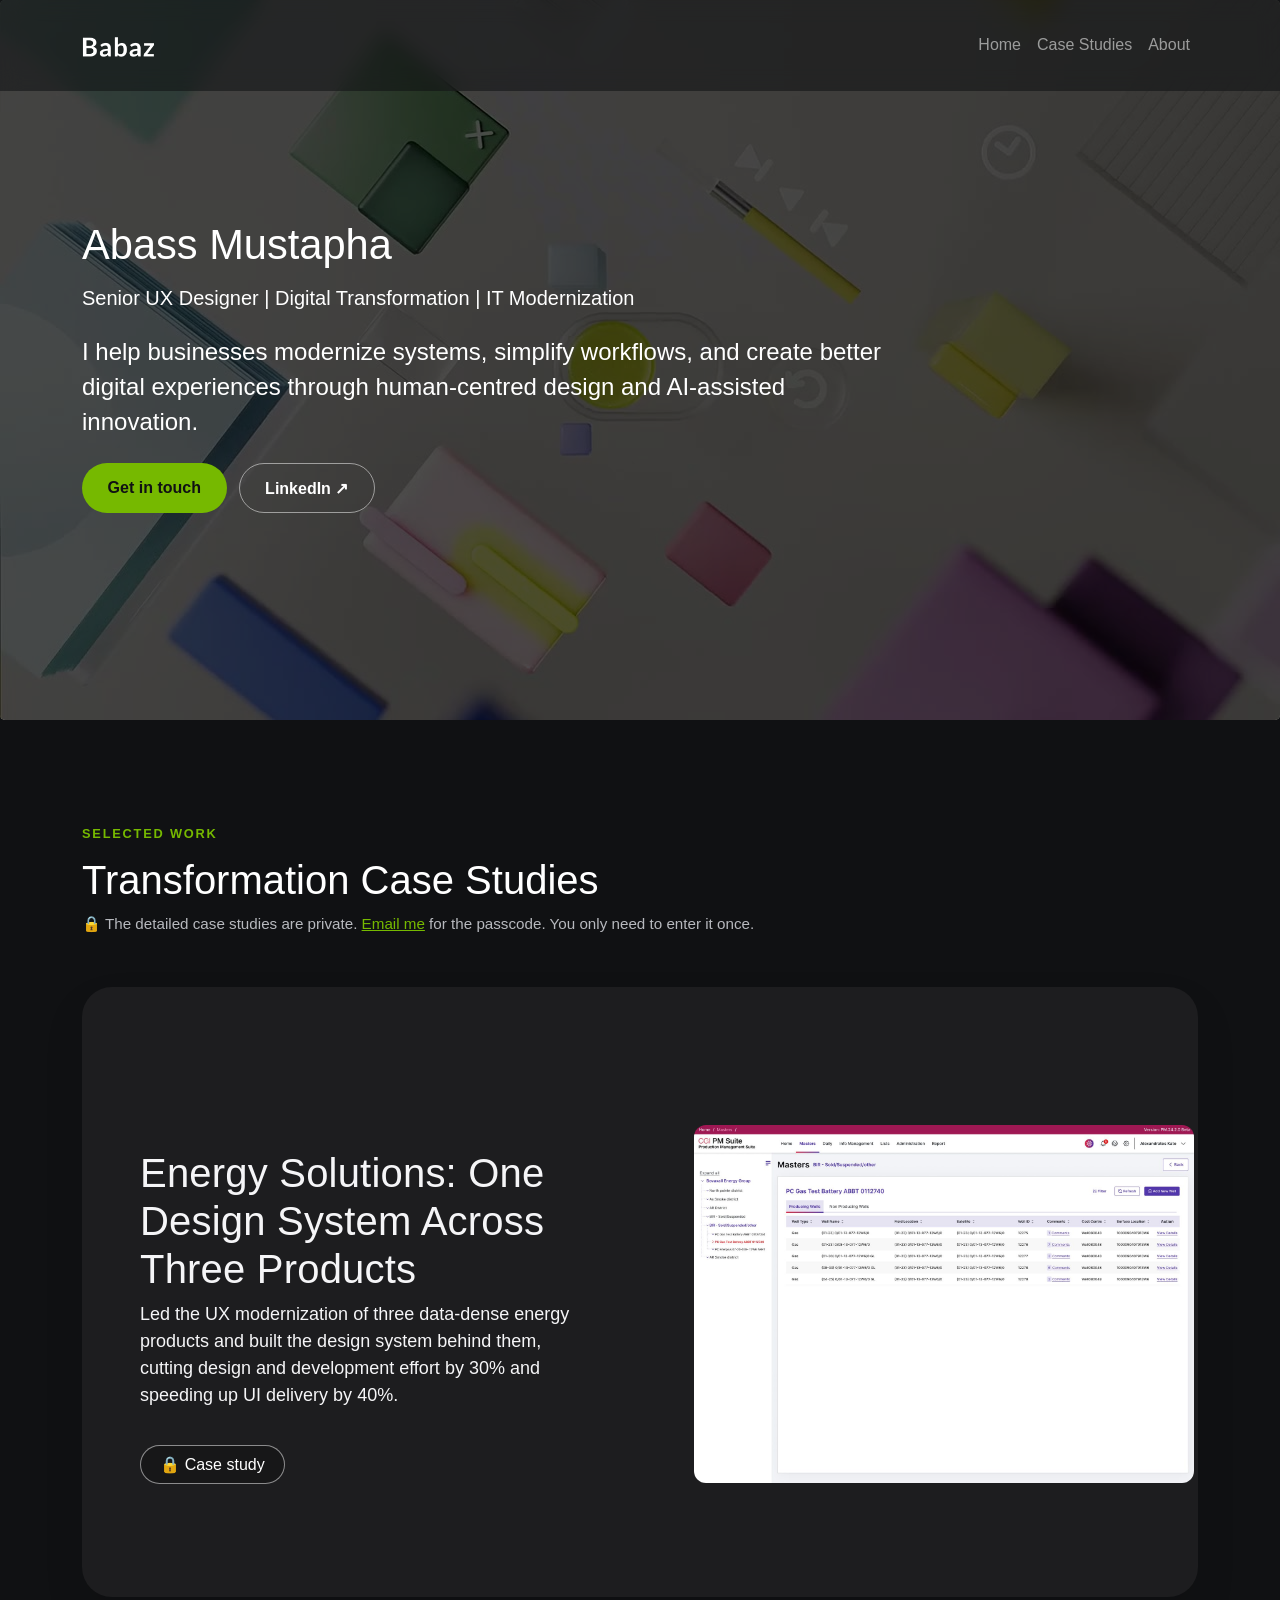
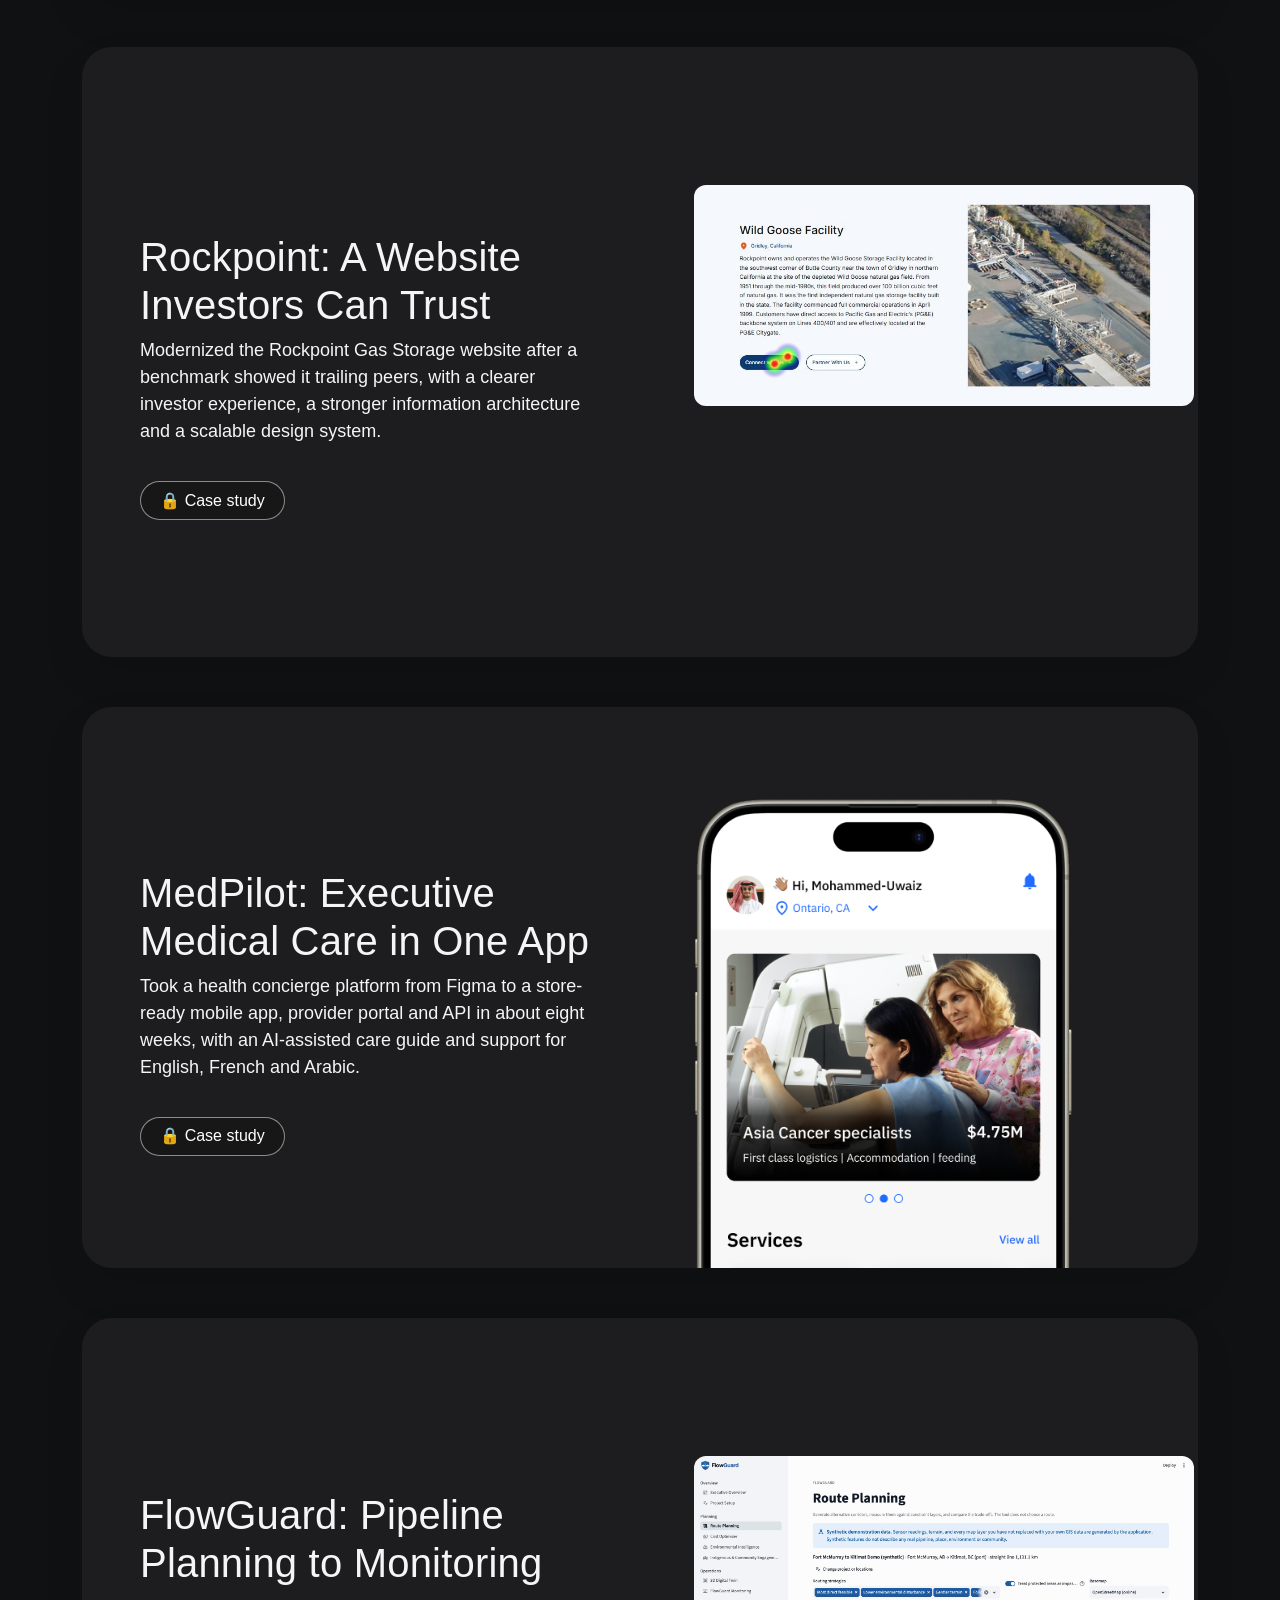
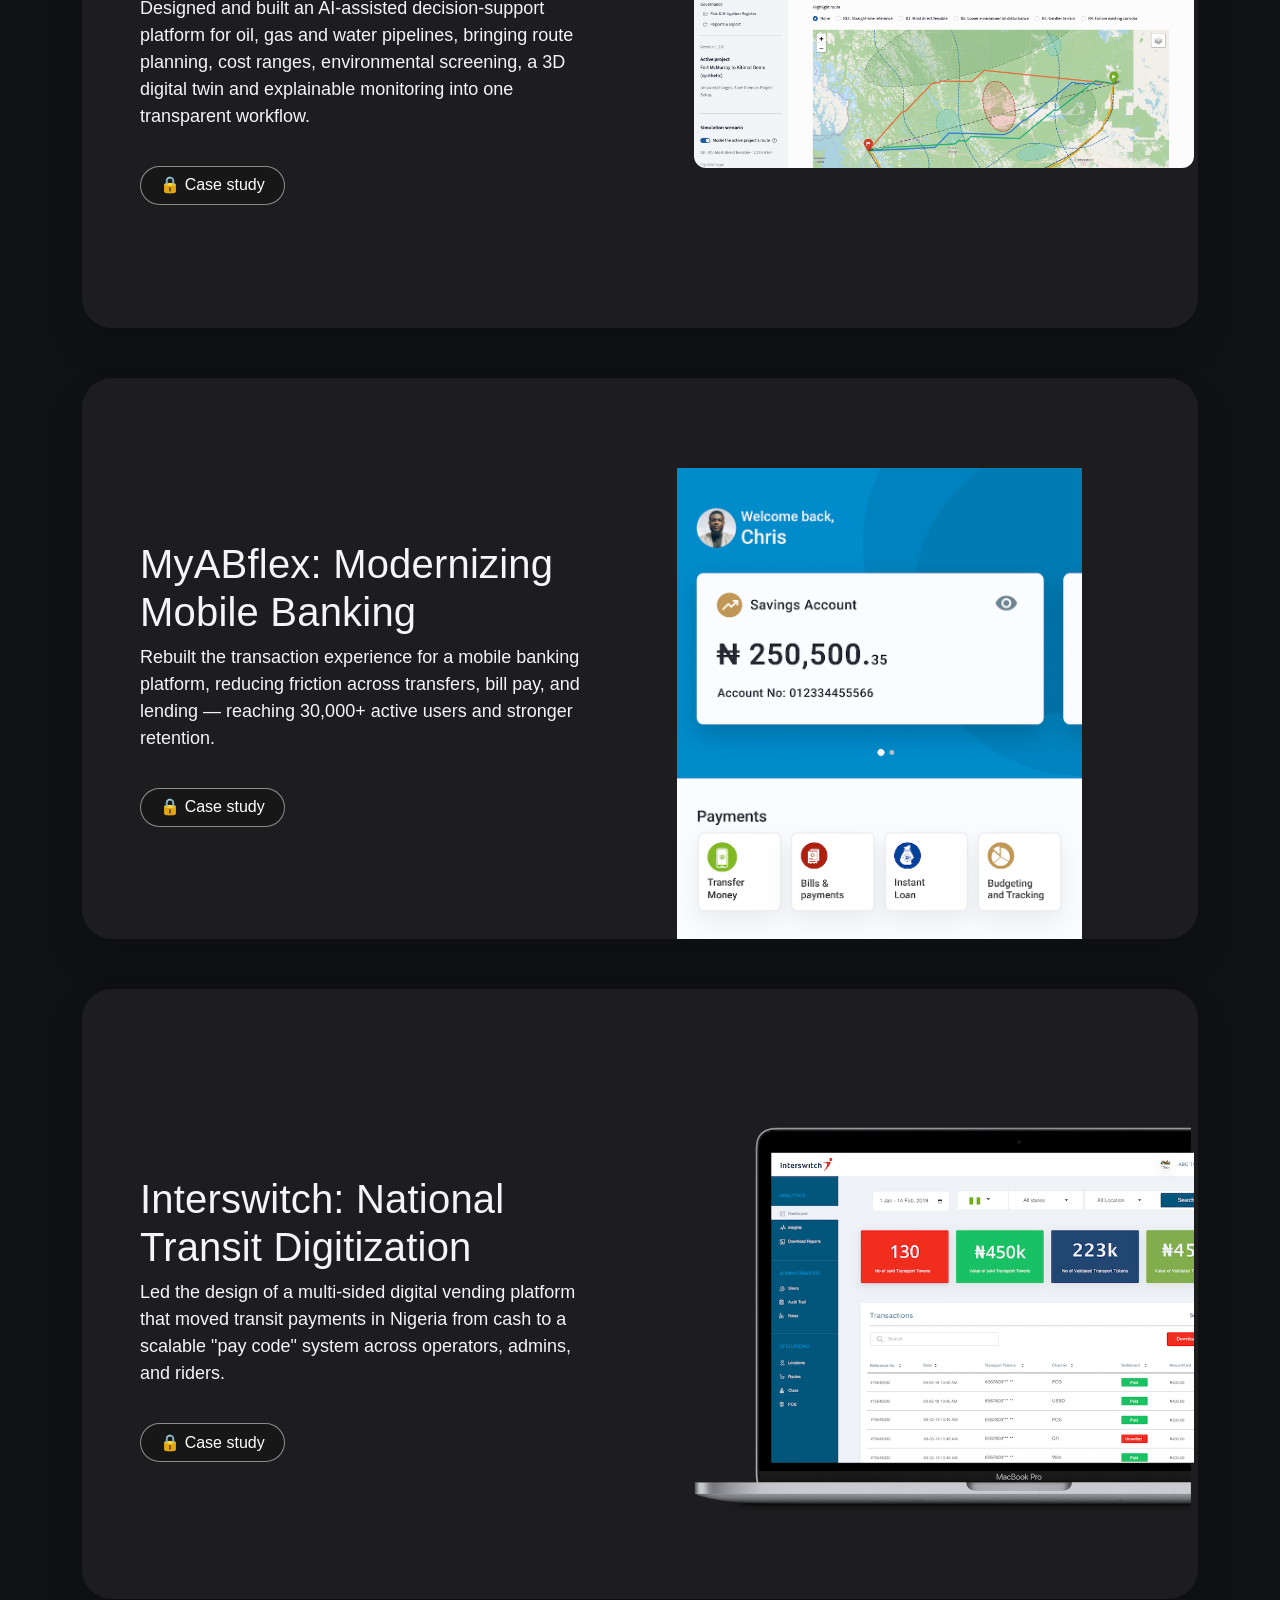
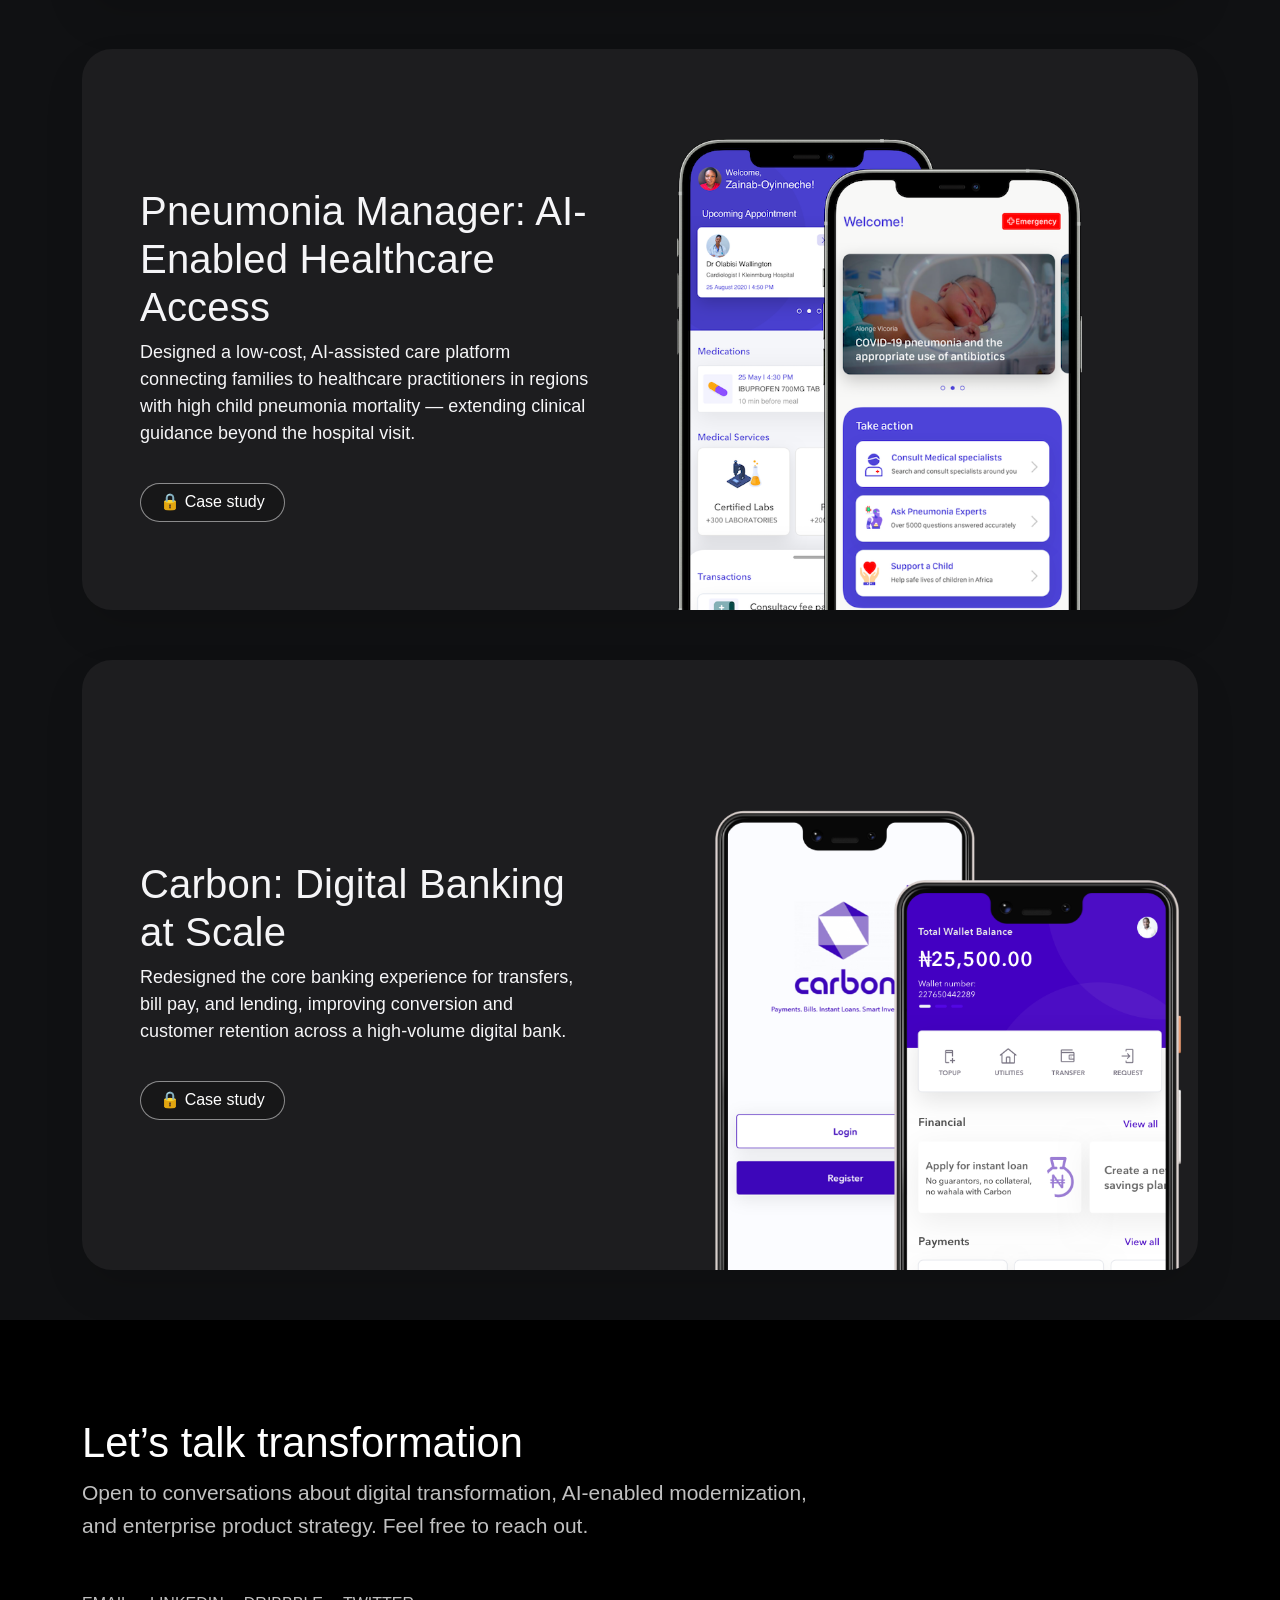
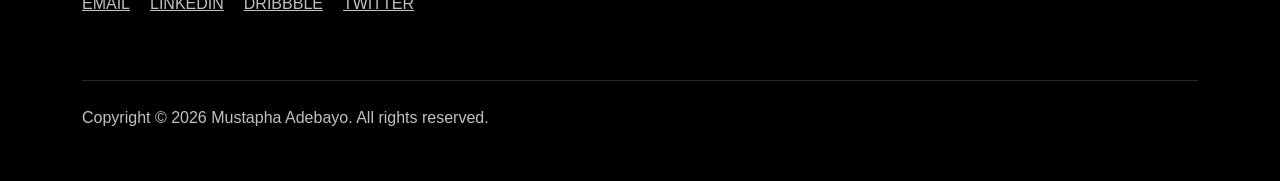
<file: index.html>
<!doctype html>
<html lang="en">

<head>
    <meta charset="utf-8">
    <meta http-equiv="Content-Security-Policy" content="default-src 'self'; script-src 'self' https://cdn.jsdelivr.net; style-src 'self' 'unsafe-inline' https://cdn.jsdelivr.net https://fonts.googleapis.com; font-src https://fonts.gstatic.com; img-src 'self' data:; media-src 'self'; connect-src 'self'; object-src 'none'; base-uri 'self'; form-action 'none'">
    <meta name="referrer" content="strict-origin-when-cross-origin">
    <meta name="viewport" content="width=device-width, initial-scale=1, shrink-to-fit=no">
    <meta name="description" content="Mustapha Adebayo is a Digital Transformation Specialist helping enterprises modernize legacy systems, workflows and customer experiences through AI-enabled digital transformation and human-centered design.">
    <meta name="keywords" content="Digital Transformation Specialist, AI Modernization, Enterprise UX, Digital Transformation Consultant, Mustapha Adebayo, Product Strategy, Service Design">
    <meta name="author" content="Mustapha Adebayo">
    <link rel="icon" href="assets/img/favicon.ico" type="image/x-icon">
    <link rel="shortcut icon" href="assets/img/favicon.ico" type="image/x-icon">
    <title>Mustapha Adebayo | Digital Transformation Specialist</title>

    <meta property="og:type" content="website">
    <meta property="og:title" content="Mustapha Adebayo | Digital Transformation Specialist">
    <meta property="og:description" content="Helping enterprises modernize legacy systems and customer experiences through AI-enabled digital transformation.">
    <meta property="og:image" content="assets/img/adebayo-mustapha.jpg">
    <meta name="twitter:card" content="summary_large_image">
    <meta name="twitter:title" content="Mustapha Adebayo | Digital Transformation Specialist">
    <meta name="twitter:description" content="Helping enterprises modernize legacy systems and customer experiences through AI-enabled digital transformation.">

    <link href="https://fonts.googleapis.com/css2?family=Inter:wght@400;500;600;700;800&display=swap" rel="stylesheet">
    <link href="https://cdn.jsdelivr.net/npm/bootstrap@5.3.3/dist/css/bootstrap.min.css" rel="stylesheet" integrity="sha384-QWTKZyjpPEjISv5WaRU9OFeRpok6YctnYmDr5pNlyT2bRjXh0JMhjY6hW+ALEwIH" crossorigin="anonymous">
    <link rel="stylesheet" href="style.css?v=4" />
</head>

<body>
  <a class="skip-link" href="#main">Skip to content</a>

  <!-- Navigation -->
  <header>
    <nav class="navbar navbar-expand-lg navbar-dark fixed-top p-4 bg-dark">
      <div class="container">
        <a class="navbar-brand" href="index.html"><img src="assets/img/Babazlogo.png" alt="Mustapha Adebayo logo" height="20"></a>
        <button class="navbar-toggler" type="button" data-bs-toggle="collapse" data-bs-target="#navbarResponsive"
            aria-controls="navbarResponsive" aria-expanded="false" aria-label="Toggle navigation">
            <span class="navbar-toggler-icon"></span>
        </button>

        <div class="collapse navbar-collapse" id="navbarResponsive">
            <ul class="navbar-nav ms-auto">
                <li class="nav-item active">
                    <a class="nav-link" href="index.html">Home
                        <!-- <span class="sr-only">(current)</span> -->
                    </a>
                </li>
                <li class="nav-item">
                    <a class="nav-link" href="projects.html">Case Studies</a>
                </li>
                <li class="nav-item">
                    <a class="nav-link" href="about.html">About</a>
                </li>
            </ul>
        </div>
      </div>
    </nav>
  </header>

  <main id="main">
    <!-- SHOWCASE -->
    <section id="home">
        <div class="hero-showcase videoContainer" style="overflow-x: hidden">
            <div class="overlay"></div>

            <video autoplay loop muted playsinline preload="auto" poster="assets/img/showcase-poster.jpg" width="100%" aria-hidden="true" tabindex="-1">
              <source src="assets/img/showcase-backgroud.mp4" type="video/mp4" />
            </video>

            <div class="container">
              <div class="hero-showcase-content">
                  <h3>Abass Mustapha</h3>
                    <h5 class="mt-3">Senior UX Designer | Digital Transformation | IT Modernization</h6>
                  <div>
                   
                    <!-- <h3>Senior UX Designer at <a href="https://www.cgi.com/en" target="_blank" rel="noopener noreferrer">CGI Inc</a></h3> -->
                    <div class="mt-4">
                      <p class="lead">I help businesses modernize systems, simplify workflows, and create better digital experiences through human-centred design and AI-assisted innovation.</p>
                    </div>
                    <div class="hero-actions mt-4">
                      <a href="mailto:abassade@gmail.com" class="btn-accent">Get in touch</a>
                      <a href="https://www.linkedin.com/in/mustapha-adebayo/" class="btn-ghost" target="_blank" rel="noopener noreferrer">LinkedIn <span aria-hidden="true">&#8599;</span><span class="visually-hidden">(opens in a new tab)</span></a>
                    </div>
                  </div>
              </div>
            </div>
        </div>
    </section>

    <!-- capabilities -->
    <!-- <section class="main-project-section pb-0" style="margin-top: 60px;">
      <div class="container">
        <div class="row">
          <div class="col-md-12">
            <span class="badge-pill">Digital Transformation Strategy</span>
            <span class="badge-pill">AI-Enabled Modernization</span>
            <span class="badge-pill">Enterprise UX</span>
            <span class="badge-pill">Legacy System Redesign</span>
            <span class="badge-pill">Stakeholder Alignment</span>
            <span class="badge-pill">Service Design</span>
          </div>
        </div>

        <div class="stat-grid">
          <div class="stat-card">
            <span class="stat-value">10K+</span>
            <span class="stat-label">Downloads driven by a mobile banking modernization I led end-to-end</span>
          </div>
          <div class="stat-card">
            <span class="stat-value">4</span>
            <span class="stat-label">Enterprise & fintech platforms transformed, from banking to national transit</span>
          </div>
          <div class="stat-card">
            <span class="stat-value">3</span>
            <span class="stat-label">Distinct user groups (admin, operator, customer) unified on one platform for Interswitch</span>
          </div>
          <div class="stat-card">
            <span class="stat-value">IBM</span>
            <span class="stat-label">Enterprise Design Thinking Practitioner, applying structured transformation methods</span>
          </div>
        </div>
      </div>
    </section> -->

    <!-- project section -->
    <section class="main-project-section" id="projects">
      <div class="container">
          <p class="kicker">Selected Work</p>
          <h1>Transformation Case Studies</h1>
          <p class="lock-note"><span aria-hidden="true">&#128274;</span> The detailed case studies are private. <a href="mailto:abassade@gmail.com">Email me</a> for the passcode. You only need to enter it once.</p>

          <div class="project-entry">
            <div class="row">
                <div class="col-md-12 col-lg-6 col-xl-6 section-ar">
                  <div class="copy-container">
                    <h4>Energy Solutions: One Design System Across Three Products</h4>
                    <p>Led the UX modernization of three data-dense energy products and built the design system behind them, cutting design and development effort by 30% and speeding up UI delivery by 40%.
                    </p>
                    <a href="energy.html" class="card-button"><span aria-hidden="true">&#128274;</span> Case study<span class="visually-hidden"> (passcode required)</span></a>
                  </div>
                </div>
                <div class="col-md-12 col-lg-6 col-xl-6 large-5">
                  <div class="item-container-desktop">
                    <img src="assets/img/energy/hierarchy-nav.jpg" alt="Redesigned energy platform masters page with a facility hierarchy" class="img-fluid shot-rounded-sm">
                  </div>
                </div>
            </div>
          </div>

          <div class="project-entry">
            <div class="row">
                <div class="col-md-12 col-lg-6 col-xl-6 section-ar">
                  <div class="copy-container">
                    <h4>Rockpoint: A Website Investors Can Trust</h4>
                    <p>Modernized the Rockpoint Gas Storage website after a benchmark showed it trailing peers, with a clearer investor experience, a stronger information architecture and a scalable design system.
                    </p>
                    <a href="rockpoint.html" class="card-button"><span aria-hidden="true">&#128274;</span> Case study<span class="visually-hidden"> (passcode required)</span></a>
                  </div>
                </div>
                <div class="col-md-12 col-lg-6 col-xl-6 large-5">
                  <div class="item-container-desktop">
                    <img src="assets/img/rockpoint/heatmap-cta.jpg" alt="Rockpoint Wild Goose Facility section from the redesigned website" class="img-fluid shot-rounded-sm">
                  </div>
                </div>
            </div>
          </div>

          <div class="project-entry">
            <div class="row">
                <div class="col-md-12 col-lg-6 col-xl-6 section-ar">
                  <div class="copy-container">
                    <h4>MedPilot: Executive Medical Care in One App</h4>
                    <p>Took a health concierge platform from Figma to a store-ready mobile app, provider portal
                      and API in about eight weeks, with an AI-assisted care guide and support for English, French and Arabic.
                    </p>
                    <a href="medpilot.html" class="card-button"><span aria-hidden="true">&#128274;</span> Case study<span class="visually-hidden"> (passcode required)</span></a>
                  </div>
                </div>
                <div class="col-md-12 col-lg-6 col-xl-6 large-5">
                  <div class="item-container">
                    <img src="assets/img/medpilot/card-home-mockup.png" alt="MedPilot home screen on an iPhone" class="img-fluid">
                  </div>
                </div>
            </div>
          </div>

          <div class="project-entry">
            <div class="row">
                <div class="col-md-12 col-lg-6 col-xl-6 section-ar">
                  <div class="copy-container">
                    <h4>FlowGuard: Pipeline Planning to Monitoring</h4>
                    <p>Designed and built an AI-assisted decision-support platform for oil, gas and water pipelines,
                      bringing route planning, cost ranges, environmental screening, a 3D digital twin and explainable
                      monitoring into one transparent workflow.
                    </p>
                    <a href="flowguard.html" class="card-button"><span aria-hidden="true">&#128274;</span> Case study<span class="visually-hidden"> (passcode required)</span></a>
                  </div>
                </div>
                <div class="col-md-12 col-lg-6 col-xl-6 large-5">
                  <div class="item-container-desktop">
                    <img src="assets/img/flowguard/route-planning.jpg" alt="FlowGuard route planning map" class="img-fluid shot-rounded-sm">
                  </div>
                </div>
            </div>
          </div>

          <div class="project-entry">
            <div class="row">
                <div class="col-md-12 col-lg-6 col-xl-6 section-ar">
                  <div class="copy-container">
                    <h4>MyABflex: Modernizing Mobile Banking</h4>
                    <p>Rebuilt the transaction experience for a mobile banking platform, reducing friction across
                      transfers, bill pay, and lending &mdash; reaching 30,000+ active users and stronger retention.
                    </p>
                    <a href="myabflex.html" class="card-button"><span aria-hidden="true">&#128274;</span> Case study<span class="visually-hidden"> (passcode required)</span></a>
                  </div>
                </div>
                <div class="col-md-12 col-lg-6 col-xl-6 large-5">
                  <div class="item-container">
                    <img src="assets/img/dashboard.png" alt="MyABflex mobile banking dashboard redesign" class="img-fluid">
                  </div>
                </div>
            </div>
          </div>

          <div class="project-entry">
              <div class="row">
                <div class="col-md-12 col-lg-6 col-xl-6 section-ar">
                    <div class="copy-container">
                        <h4>Interswitch: National Transit Digitization</h4>
                        <p>Led the design of a multi-sided digital vending platform that moved transit payments
                          in Nigeria from cash to a scalable "pay code" system across operators, admins, and riders.</p>
                        <a href="interswitch.html" class="card-button"><span aria-hidden="true">&#128274;</span> Case study<span class="visually-hidden"> (passcode required)</span></a>
                    </div>
                </div>
                <div class="col-md-12 col-lg-6 col-xl-6 large-5">
                  <div class="item-container-desktop">
                    <img src="assets/img/interswitch.png" alt="Interswitch transport vending platform interface" class="img-fluid">
                  </div>
                </div>
            </div>
          </div>

          <div class="project-entry">
            <div class="row">
                <div class="col-md-12 col-lg-6 col-xl-6 section-ar">
                  <div class="copy-container">
                    <h4>Pneumonia Manager: AI-Enabled Healthcare Access</h4>
                    <p>Designed a low-cost, AI-assisted care platform connecting families to healthcare
                      practitioners in regions with high child pneumonia mortality &mdash; extending clinical
                      guidance beyond the hospital visit.
                    </p>
                    <a href="pneumonia.html" class="card-button"><span aria-hidden="true">&#128274;</span> Case study<span class="visually-hidden"> (passcode required)</span></a>
                  </div>
                </div>
                <div class="col-md-12 col-lg-6 col-xl-6 large-5">
                  <div class="item-container">
                    <img src="assets/img/Dashboard-pneu.png" alt="Pneumonia Manager app dashboard" class="img-fluid">
                  </div>
                </div>
            </div>
          </div>

          <div class="project-entry">
            <div class="row">
                <div class="col-md-12 col-lg-6 col-xl-6 section-ar">
                  <div class="copy-container">
                    <h4>Carbon: Digital Banking at Scale</h4>
                    <p>Redesigned the core banking experience for transfers, bill pay, and lending, improving
                      conversion and customer retention across a high-volume digital bank.</p>
                    <a href="carbon.html" class="card-button"><span aria-hidden="true">&#128274;</span> Case study<span class="visually-hidden"> (passcode required)</span></a>
                  </div>
                </div>
                <div class="col-md-12 col-lg-6 col-xl-6 large-5">
                  <div class="item-container-desktop">
                    <img src="assets/img/carbon-screen.png" alt="Carbon mobile banking app redesign" class="img-fluid">
                  </div>
                </div>
            </div>
          </div>
      </div>
    </section>
  </main>

  <!-- footer -->
  <footer>
    <div class="container mt-5">
        <h3>Let&rsquo;s talk transformation</h3>
      <div>
        <h5>Open to conversations about digital transformation, AI-enabled modernization,<br>
          and enterprise product strategy. Feel free to reach out.</h5>
        <div class="social mt-5">
          <a href="mailto:abassade@gmail.com" target="_blank" rel="noopener noreferrer">EMAIL</a>
          <a href="https://www.linkedin.com/in/mustapha-adebayo/" target="_blank" rel="noopener noreferrer">LINKEDIN</a>
          <a href="https://dribbble.com/abassade" target="_blank" rel="noopener noreferrer">DRIBBBLE</a>
          <a href="https://twitter.com/abassade" target="_blank" rel="noopener noreferrer">TWITTER</a>
        </div>
      </div>

      <div class="mt-5">
        <hr />
          Copyright &copy; 2026 Mustapha Adebayo. All rights reserved.
      </div>
    </div>
  </footer>

  <script src="https://cdn.jsdelivr.net/npm/bootstrap@5.3.3/dist/js/bootstrap.bundle.min.js" integrity="sha384-YvpcrYf0tY3lHB60NNkmXc5s9fDVZLESaAA55NDzOxhy9GkcIdslK1eN7N6jIeHz" crossorigin="anonymous"></script>
  <script src="assets/js/nav-bar.js"></script>
</body>

</html>
</file>
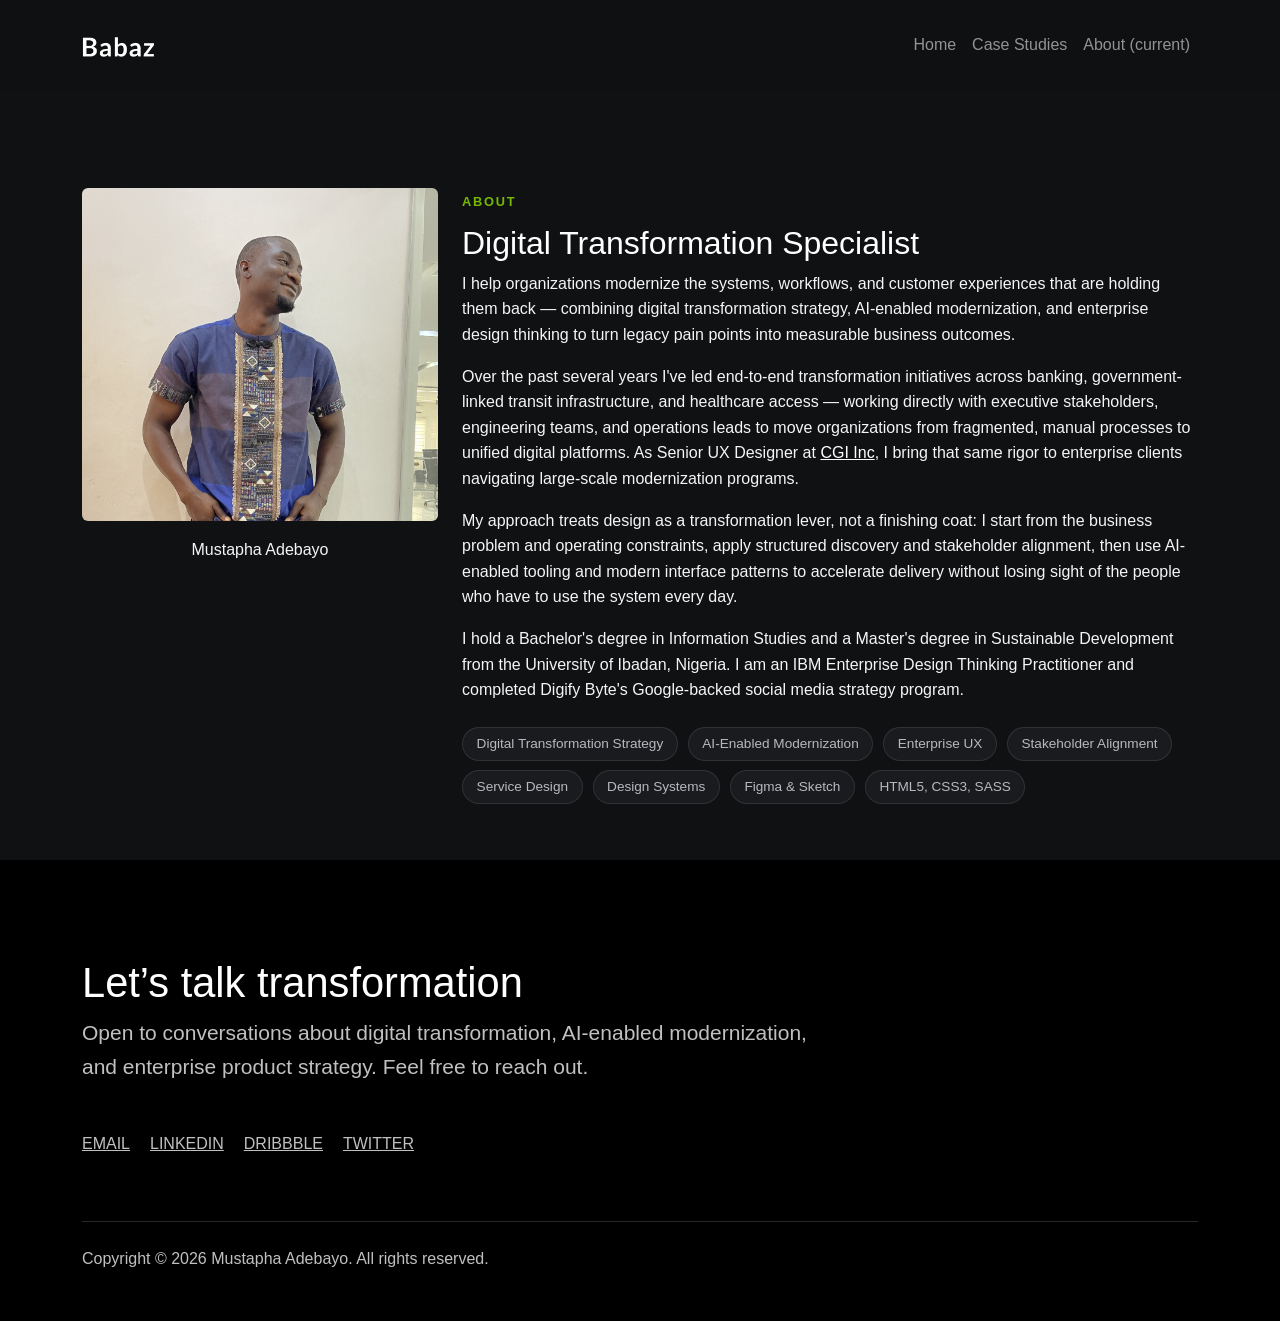
<file: about.html>
<!doctype html>
<html lang="en">

<head>
    <meta charset="utf-8">
    <meta http-equiv="Content-Security-Policy" content="default-src 'self'; script-src 'self' https://cdn.jsdelivr.net; style-src 'self' 'unsafe-inline' https://cdn.jsdelivr.net https://fonts.googleapis.com; font-src https://fonts.gstatic.com; img-src 'self' data:; media-src 'self'; connect-src 'self'; object-src 'none'; base-uri 'self'; form-action 'none'">
    <meta name="referrer" content="strict-origin-when-cross-origin">
    <meta name="viewport" content="width=device-width, initial-scale=1, shrink-to-fit=no">
    <meta name="description" content="About Mustapha Adebayo, a Digital Transformation Specialist who pairs enterprise design thinking with AI-enabled modernization to help organizations transform outdated systems into competitive advantages.">
    <meta name="keywords" content="Digital Transformation Specialist, AI Modernization, Enterprise Design Thinking, Mustapha Adebayo, About">
    <meta name="author" content="Mustapha Adebayo">
    <link rel="icon" href="assets/img/favicon.ico" type="image/x-icon">
    <link rel="shortcut icon" href="assets/img/favicon.ico" type="image/x-icon">
    <title>About | Mustapha Adebayo, Digital Transformation Specialist</title>

    <meta property="og:type" content="profile">
    <meta property="og:title" content="About Mustapha Adebayo, Digital Transformation Specialist">
    <meta property="og:description" content="Pairing enterprise design thinking with AI-enabled modernization to help organizations transform outdated systems into competitive advantages.">
    <meta property="og:image" content="assets/img/adebayo-mustapha.jpg">
    <meta name="twitter:card" content="summary_large_image">

    <link href="https://fonts.googleapis.com/css2?family=Inter:wght@400;500;600;700;800&display=swap" rel="stylesheet">
    <link href="https://cdn.jsdelivr.net/npm/bootstrap@5.3.3/dist/css/bootstrap.min.css" rel="stylesheet" integrity="sha384-QWTKZyjpPEjISv5WaRU9OFeRpok6YctnYmDr5pNlyT2bRjXh0JMhjY6hW+ALEwIH" crossorigin="anonymous">
    <link rel="stylesheet" href="style.css?v=4" />
</head>

<body>
  <a class="skip-link" href="#main">Skip to content</a>

  <!-- Navigation -->
  <header>
    <nav class="navbar navbar-expand-lg navbar-dark fixed-top p-4 bg-dark">
      <div class="container">
        <a class="navbar-brand" href="index.html"><img src="assets/img/Babazlogo.png" alt="Mustapha Adebayo logo" height="20"></a>
        <button class="navbar-toggler" type="button" data-bs-toggle="collapse" data-bs-target="#navbarResponsive"
            aria-controls="navbarResponsive" aria-expanded="false" aria-label="Toggle navigation">
            <span class="navbar-toggler-icon"></span>
        </button>

        <div class="collapse navbar-collapse" id="navbarResponsive">
            <ul class="navbar-nav ms-auto">
                <li class="nav-item">
                    <a class="nav-link" href="index.html">Home</a>
                </li>
                <li class="nav-item">
                    <a class="nav-link" href="projects.html">Case Studies</a>
                </li>
                <li class="nav-item active">
                    <a class="nav-link" href="about.html">About
                        <span class="sr-only">(current)</span>
                    </a>
                </li>
            </ul>
        </div>
      </div>
    </nav>
  </header>

  <main id="main">
    <section class="main-project-section" id="about" style="margin-top: 140px;">
      <div class="container">
          <div class="row mt-5 mb-5">
            <div class="col-md-4">
              <img src="assets/img/adebayo-mustapha.jpg" alt="Portrait of Mustapha Adebayo" class="img-fluid rounded">
              <p style="text-align:center" class="mt-3">Mustapha Adebayo</p>
            </div>

            <div class="col-md-8">
              <p class="kicker">About</p>
              <h1 class="h2">Digital Transformation Specialist</h1>

              <p>I help organizations modernize the systems, workflows, and customer experiences that are
                holding them back &mdash; combining digital transformation strategy, AI-enabled modernization,
                and enterprise design thinking to turn legacy pain points into measurable business outcomes.
              </p>

              <p>Over the past several years I've led end-to-end transformation initiatives across banking,
                government-linked transit infrastructure, and healthcare access &mdash; working directly with
                executive stakeholders, engineering teams, and operations leads to move organizations from
                fragmented, manual processes to unified digital platforms. As Senior UX Designer at
                <a href="https://www.cgi.com/en" target="_blank" rel="noopener noreferrer">CGI Inc</a>, I bring
                that same rigor to enterprise clients navigating large-scale modernization programs.</p>

              <p>My approach treats design as a transformation lever, not a finishing coat: I start from the
                business problem and operating constraints, apply structured discovery and stakeholder alignment,
                then use AI-enabled tooling and modern interface patterns to accelerate delivery without losing
                sight of the people who have to use the system every day.</p>

              <p>I hold a Bachelor's degree in Information Studies and a Master's degree in Sustainable
                Development from the University of Ibadan, Nigeria. I am an IBM Enterprise Design Thinking
                Practitioner and completed Digify Byte's Google-backed social media strategy program.</p>

              <div class="mt-4">
                <span class="badge-pill">Digital Transformation Strategy</span>
                <span class="badge-pill">AI-Enabled Modernization</span>
                <span class="badge-pill">Enterprise UX</span>
                <span class="badge-pill">Stakeholder Alignment</span>
                <span class="badge-pill">Service Design</span>
                <span class="badge-pill">Design Systems</span>
                <span class="badge-pill">Figma &amp; Sketch</span>
                <span class="badge-pill">HTML5, CSS3, SASS</span>
              </div>
            </div>
          </div>
      </div>
    </section>
  </main>

  <!-- footer -->
  <footer>
    <div class="container mt-5">
        <h3>Let&rsquo;s talk transformation</h3>
      <div>
        <h5>Open to conversations about digital transformation, AI-enabled modernization,<br>
          and enterprise product strategy. Feel free to reach out.</h5>
        <div class="social mt-5">
          <a href="mailto:abassade@gmail.com" target="_blank" rel="noopener noreferrer">EMAIL</a>
          <a href="https://www.linkedin.com/in/mustapha-adebayo/" target="_blank" rel="noopener noreferrer">LINKEDIN</a>
          <a href="https://dribbble.com/abassade" target="_blank" rel="noopener noreferrer">DRIBBBLE</a>
          <a href="https://twitter.com/abassade" target="_blank" rel="noopener noreferrer">TWITTER</a>
        </div>
      </div>

      <div class="mt-5">
        <hr />
         Copyright &copy; 2026 Mustapha Adebayo. All rights reserved.
      </div>
    </div>
  </footer>

  <script src="https://cdn.jsdelivr.net/npm/bootstrap@5.3.3/dist/js/bootstrap.bundle.min.js" integrity="sha384-YvpcrYf0tY3lHB60NNkmXc5s9fDVZLESaAA55NDzOxhy9GkcIdslK1eN7N6jIeHz" crossorigin="anonymous"></script>
  <script src="assets/js/nav-bar.js"></script>
</body>

</html>
</file>
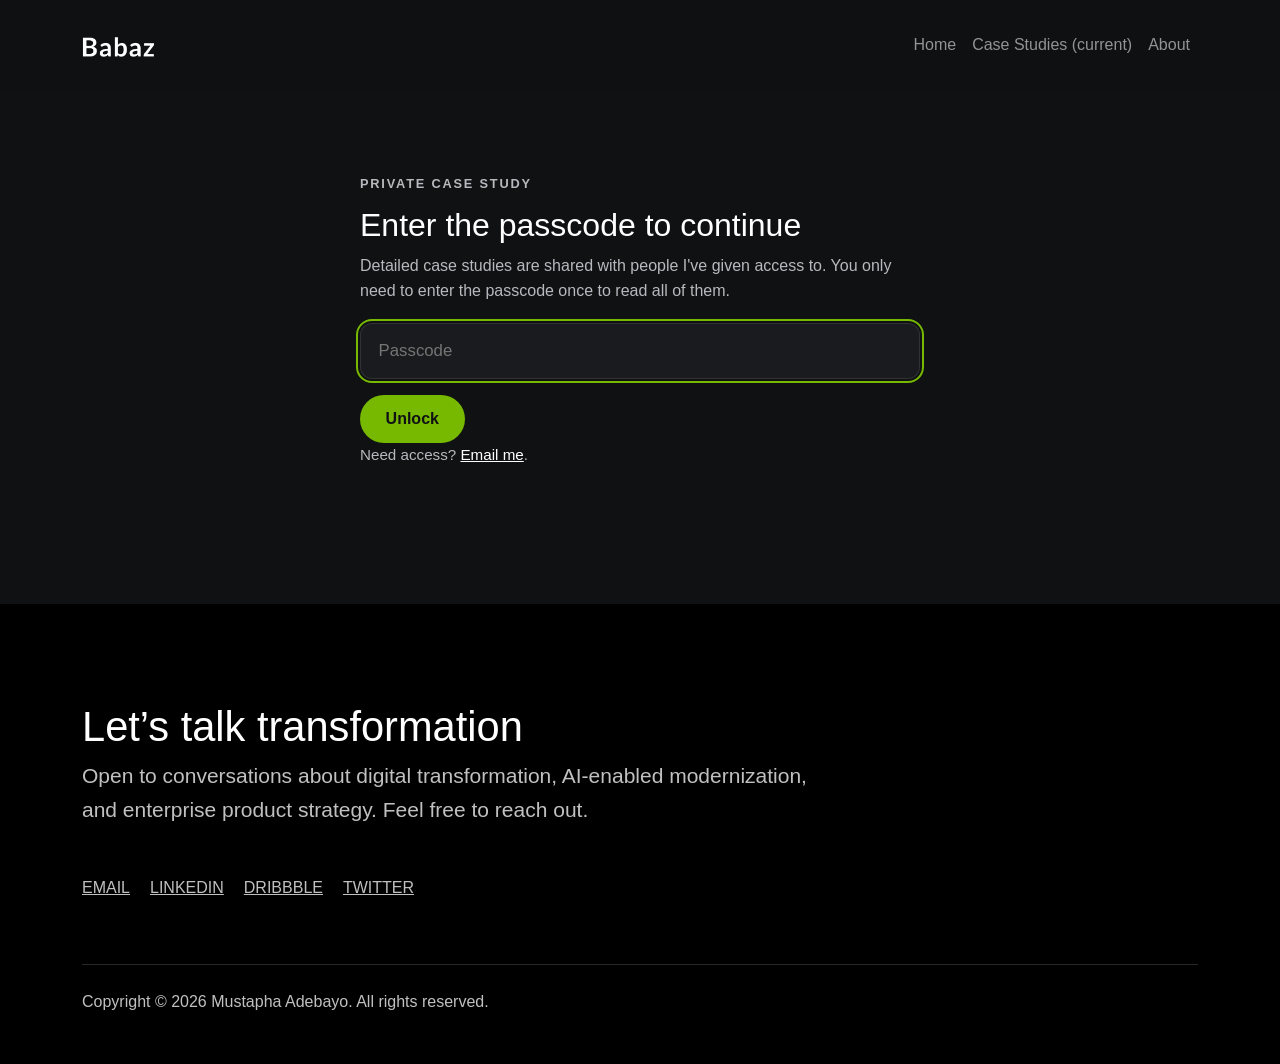
<file: carbon.html>
<!doctype html>
<html lang="en">

<head>
    <meta charset="utf-8">
    <meta http-equiv="Content-Security-Policy" content="default-src 'self'; script-src 'self' https://cdn.jsdelivr.net; style-src 'self' 'unsafe-inline' https://cdn.jsdelivr.net https://fonts.googleapis.com; font-src https://fonts.gstatic.com; img-src 'self' data: blob:; media-src 'self'; connect-src 'self'; object-src 'none'; base-uri 'self'; form-action 'none'">
    <meta name="referrer" content="strict-origin-when-cross-origin">
    <meta name="robots" content="noindex, nofollow">
    <meta name="viewport" content="width=device-width, initial-scale=1, shrink-to-fit=no">
    <meta name="description" content="Private case study. A passcode is required.">
    <meta name="author" content="Mustapha Adebayo">
    <link rel="icon" href="assets/img/favicon.ico" type="image/x-icon">
    <link rel="shortcut icon" href="assets/img/favicon.ico" type="image/x-icon">
    <title>Private case study | Mustapha Adebayo</title>

    <link href="https://fonts.googleapis.com/css2?family=Inter:wght@400;500;600;700;800&display=swap" rel="stylesheet">
    <link href="https://cdn.jsdelivr.net/npm/bootstrap@5.3.3/dist/css/bootstrap.min.css" rel="stylesheet" integrity="sha384-QWTKZyjpPEjISv5WaRU9OFeRpok6YctnYmDr5pNlyT2bRjXh0JMhjY6hW+ALEwIH" crossorigin="anonymous">
    <link rel="stylesheet" href="style.css?v=4" />
</head>

<body>
    <a class="skip-link" href="#main">Skip to content</a>

    <header>
      <nav class="navbar navbar-expand-lg navbar-dark fixed-top p-4 bg-dark">
        <div class="container">
          <a class="navbar-brand" href="index.html"><img src="assets/img/Babazlogo.png" alt="Mustapha Adebayo logo" height="20"></a>
          <button class="navbar-toggler" type="button" data-bs-toggle="collapse" data-bs-target="#navbarResponsive"
              aria-controls="navbarResponsive" aria-expanded="false" aria-label="Toggle navigation">
              <span class="navbar-toggler-icon"></span>
          </button>

          <div class="collapse navbar-collapse" id="navbarResponsive">
            <ul class="navbar-nav ms-auto">
                <li class="nav-item">
                    <a class="nav-link" href="index.html">Home</a>
                </li>
                <li class="nav-item active">
                    <a class="nav-link" href="projects.html">Case Studies
                        <span class="sr-only">(current)</span>
                    </a>
                </li>
                <li class="nav-item">
                    <a class="nav-link" href="about.html">About</a>
                </li>
            <li class="nav-item"><a class="nav-link" href="#" id="lock-link" hidden>Lock</a></li>
            </ul>
          </div>
        </div>
      </nav>
    </header>

    <main id="main">
      <section class="container lock-gate" id="lock-gate" aria-labelledby="lock-title">
        <p class="kicker">Private case study</p>
        <h1 id="lock-title" class="h2">Enter the passcode to continue</h1>
        <p>Detailed case studies are shared with people I've given access to. You only need to enter the passcode once to read all of them.</p>
        <form id="lock-form" autocomplete="off">
          <label for="lock-input" class="visually-hidden">Passcode</label>
          <input id="lock-input" type="password" class="lock-input" placeholder="Passcode" autocomplete="off" required>
          <button type="submit" class="btn-accent" id="lock-button">Unlock</button>
          <p id="lock-error" class="lock-error" role="alert" hidden></p>
        </form>
        <p class="lock-help">Need access? <a href="mailto:abassade@gmail.com">Email me</a>.</p>
      </section>
      <div id="locked-content" hidden></div>
      <script id="locked-payload" type="application/json">{"salt":"R0ApiTkNALn3tax6MDtCmQ==","iter":600000,"iv":"Z/1ww83yoAtckNFf","ct":"j/kzHahIt9wxx1/N1dSMBn7ieUFRrZheWj9vCE7eSZEkHOvm9XqMFBQbKyHJcLRC7hnnz6yyILcss7TbK/yvcn33UXVhx/z+ZEcotJNqmyyAzmkX0fJbVR/Raj5ycb72dNX1rvVQ7FAqIS8SSFOjb4m4TSfuzQr3Fy7y59GwnKa1e0O4xOuRWWvTuSm8tUgncPw5GSHSygVJe+GuCBNIG/[base64]/TyrV2rlm+1YNfJP+xqyCfboirg8THvtCt7E8tfBp0wYgUFU/qa2aeMuz/F0HrgnYqpKeQOB/6NJ6pXVM2e3ldCfTnawS5SD0ehFEw3ZSyGMgaOWFqU2yn2CH/yx5Y7JYOKZtZ6TPzzRzjnJAmmDYnki+cXGHs1vnTHNzfC088Hw++XpdCYpjDc+Ppnmdp7gffNcx/+uKNoCV19jc+NQ6woX+Pdon040jVJ1DDSlbrwI2hFbTrVdgF6/u4XhIZ0WkSd/uir4trmX4/zuHTXrIUMosHlw3eZVkfZdfq8XNawXVsbLfRrUGwnOyRaftwKSzwc6CuJunMZoUkNDCS28jpO5ZjXGpoDzEUqu27NFcMAAuTg7I6AtO6v2KmfSYvq6U/JAN2cCRQlv8fZ85BTs+o9H9BgjtA3SZesNrWIVcs2lSOXcxMQGV9E+WMyHnr/czje2e0xlTCRDGE4wKDe7lIOfj5ODFnWoJuikkpovvycBj1ZKROUAd9pV28ccgT9XLnetu5IJmynX7xGGL86Ess3zCxNDJ22Kp2eFD8D7qxuBe+ytcMm/RDRoBygVR8R1A7kk3W5GkVlSPGG6YOxkeqmmoFG6KBzeKoj7kgWa1BkBFynY9z4HSLY1oesnuBdZDHm33H4OXSzxMzVORNiiYQsE24O4aOvJg5dOynPemQ+/rAptRk40n7ADZ6ipWJwL1f33RmPvUKwkbG98+P2YpQNCShCD4Bxp0fTed+Ch8F37n7keJZyJfo7PMd7rzy4ipRt/5qgE3dxh/5Jp8UA4G2CsKdoYG609RkSawyE/e7XSdkkc4euOZF+s1TlvHR8kYH0JqrxcQ1oYApv9sxZEM0jzqtYKZCCc2+oqIpruQqOkzUtxk+XGyxbmH2HEABHPF7xzbz3i0eHMoJ0j66Za5Hv5Pn2YWMs0Xqgm/UogPTi2DWDZf+QZ0VTqQklGOr8WWIpd4LXRW4gnsfUKctQDUEHpUL/NoYzYSwuVvU4tlYyUhBDqUMr0vwt9cNp8+8dDDFahHHvNgHfMAqaAV8oJDfqcfMMPLK/GYg27fclXQ/ZWCL2tq7TPbcyOLHu+86oee5VYY4f+2GqggRajXpFt6BB/GxS5GBQ3UZWInyfHbknHZgZCh2UVSKD+ffp6LzOs9FkeI+h13tOqI+Jo2GtLhwID9D+PyvZVhqBspHGWt6GXDOcN9NPSBW55D7J8VDq6JijaZOGC5G2TfNeaiddImzcYOVdRRaDzKqdIdwr7dFY3uqOHPCwqhwGYjQYPZaW2fjAA/qU6plx7GgT2beX+cBB/asiHI+uYA4UKkdpXvR3Cnz7A4sYVbd5TVirDSPKqclrn9LeqMl+U1f8ZCg4LHw2/HFtyaChfHnEGljJXZ5oz9JwcaEDHSAcvnQKG57rojqgGNuzOd/MKAPKUZTGHsdUaZNaTRYnR8EieqeHUJU7DZwW/9rVyCuVLQC8uRiSgQKROG4X+sifeeLWQE5DeuNbMigaw+FtX/8DX10MZVZ+dog36dyDp/YRILDdmL2IPgQxHOgqizU216f7y8R7/Wgs9Y74hvtswS1wzJRnQgwOj0ItdajCJah+tY1PHEp7uvvK5QfLhqBJmcLMJurSsXfgwhFh0Ak6DeYe2wW1H6utPCkvVOhGo4IjGufdtMJlRvC6vfg2CR4/99WziqbhlU/HhSE5vx5mGCZLnEIQT0qTfGNWJlLZ0MIxtCyalzc1xFzWJw3NmFX6f/edqUQr1PF0S6cikt2uAongG32W5LDlMPdGAT3roKPdGA7UcpftICAQIfV6GUb+KNsZh2m6RcK/52dXRoZWyRD68HThXif/8p2IUI/idwwd1odqIdOaU4lLNIBsvOqgDBlkg475Om3JU72djZrlNo+HumpA1/jEB6Y8BPPqLHY3v+fSfAKWK0RsOh4zIm4lmP15S116vRZ2os1yGWfl6W+44nvPyoS69+8yMn3vVZeQBy2IaPwBD1x1p+rPD5j794w2zwZis8yBGJ3TlQUB5+i2qIK45K5aw/yGKliKGn2/J9xFcY/NVtTEOap9Xm3qIqc+/zo2fF0Zu03RanNSnOkImdhOv1qc/kHmmKj2VLwqsh+CLbz8i3Yg11OhU8RRkIm/UFdx4HwcYKclAp/12jKazMAXXWJqbLIbX23xV7lqjpOSBpmfCze4Dl2VffEvETdwMqBPWvX+x1t51T9ficogZjJXU09bO57ISwjZ69ooF9fJU20/[base64]/7vSaDzcGtx5ukRDJyP6kb7cmV8Y2iN3Cs3KUZ82UcSJKw+kc/31CVs2ULWJyKqEq5JyjXZS8WEZF03dPjNkBKk8xLYqNK1Ne7K+dvRLrjtL9oZxSs4Wfx5PBaQDb7DWWCYw2SR2rgrbwHz15AIm1tJGSCfHXNgaYaIkcUz8TT+DV8K4uLSNn1gbqyv0Wc+dcIhabKa8cx9BWk0Sy/4CUNUiDPjFOXbmRkkuKdSY5W67zlR5nDq/LvxeLH+1hQhWW/NBdkWb3P0NC30WyXD6hjrGOtOz8YFThkVrs52u8pSmMlnhae2LqjUVwlbKdwbHq5yrnhg2XESTLa13daO6cMeIJeiCRmhOjzSbF+/YPESjMvKEQFciaWZfN+fuO5PnpCzDmk30vuwk/7c0CLNC8SS1zxWbho3bQTA7jBF8FhNXHVVDK7738BylUARUq4dBV7BgdPfjtl1dFSryanUkjck7AHS++tiZ3ryDDokqUv5Q3AvBS/8y+P/pQHT8uxL+DldNqM/01Jllx6gwNw60+KDrLyXJI1CMS82OLkKcjUtheV1ZmxFKVRJFmx3+l9mVzUg6fRsJiNd7zReb2OB4b0I8fxmKtpLG8W4vWfJv/YYk+plg5rrd5Lyor5aUygaKnGSYsfI/YTrNXpD1nPbOf8Sg0tzCAX590llUBCFQugT7nwzcdg1xCWUoK/tPR2G7hDWNDEOIm/UWO7Nv12mGrZhErP7K71UCtLYXuD0hGdPbbvQ51vonvFupaR6Kg5GJYigsB1mDA+Htp/k1krlGPOLYEopPB4yEeUpk6t27Dej5WxdKJ0jfn2uReOYlgjorarvy7ii1w5+3Wg91g1xBdCaSFnMlVxlPhWtzZqas/EyZFtYWkRTCfk/Qe/irepW6DsFhygi4J1Ln1pxC8VzJOSpJKsK2Qk7Xc7sCdemqeg4ILBQtvXd1JgpVPh9guV9jN1pFJtM7hZLyMYgOWEmo3F4TPc8xsRiFgalCOh0fGRC9HIrNd6DQek4HgGxXY/UVs4dHAE6BqwMoA4s+hH8n0rNAiIxpsC0TkneioWYZIfZsOSoYHMucbytcOOdKgDTSwKJY4KBCk6HrRsB2K1sJRFDRV9AeXVV248ZBTYpBan6E48iziQmHAXl7jsZ2gnVM2ttK9n7aHNiD1Cv2lh/FOyIlCeSdqAksjJr4hOFTPe/kAxbBpbizK9E6gHST25Pw/JELq4qTvJXDpn4Kn8Rt5ZZMUV8ztQGi+E8aNovF/PIIIkH3t4uiiBmlWY5OQMto+bNgaT6eO4UCYtZ+4x92dgwn6BXu3UbXHtrDmayZlUuSQiaD+3jR1ZP82x1uGCxeVTm5ekX03Cm0QbiaW6EUYil6Wjxeyd7TFm5KGAU8B94C9YSMPfnBJGXuRXbZfPKf5PuUWo2Jzcbo+HpD1Xwgc6uHikRZ1H9Z9KtU0/CifRkyvv3LRpU7XgxYUNgOSF5NEUOaHZSOPNkrxz1r0m2UawnBhfNqjIPtUZFrIZhBAehHswSSDq65xdTy+S0rrUwgabcTIhhXs2hOFbwV76uHRHqPUroDrlmGCYnfuisGHbZDLjQROxNfxROThIU8b/[base64]/kFJBqjcvi9UzpIxhLzah8dpcD2RtPKpLBvowPXIJj7cAJvgFaJ/mHogW2Ga/6qPlp0Xo/6HE1hDiGbxzRtcGZ9H0Mo74yZfNj597WAiPFzyIbspEIPIT9ZmVGpth4d5tMIgU+4B8yeRIeZHf45IKv3u44pkHJVilAsSm+tnNGQDDgBfnV867VtGQDV0doioU8W0nfEW+duh0ZOcByTDCk9VXSo/PEnSENT/aD3bhonpJMaSu2pIX+iO0M0Uv8EbzZHu9of2ef8pzZSnXS9SIbD5NNbtxLHdSCkt39F6Jy/XNN6lDLDDuyPF/uWk/+gQnFsZOr04DF12M1kpnSHML0pFNs9okEUBvi8MDDd2IrvYMJ3ANGPfDi+qqm3OK7DXj5A0A7IlxmTnHfh6OrZ3/TCD94z4qySD9oJQvL+JW6VXRfbtk88icIujoIFk3pcnLJ0z+Q9uiJ3MeuoYo+oPr4Z7Jbt7vghrws+nrH6OJKrfGuhN8p9uWUOC9CSUROkaEIkYwWnbbg0K58L9OZaPF2jZ1b3md/gG65bTaEiXlBwBZjGNK/Jy9B9gd6Ihh9u/7tIt3lt3CXiqtuzUWXpVEzt6FR7+VPoWq9KdfxygyvA4GZKB/y3v028fWaCMeWhcbqtMJpCzlRvWLvP6CO66Rg555cyklVgO1rtDfMhUiZY7hO+kb9rfxOHB+M+028lE5MaX1YRAUrvhDRV2ZBV5Xd/[base64]/kkj7q7tYfT2kUn6+XJ8qlT+3ZakxBuvMbaZQinMa+EJEbRFs3RC9/l6Ys4jzWN/HtYMluLZ6lYn0YW5905mo+pJPt1Sa/QjlFVig3A+2tDOCuxlJxc9Rl1JRQtAerclveQvM/1WXin9UiEwhHcKooQbqY8XmMTl0L7bgTqYJPdGyl9HWlFwtcbN+EbD1kjByHxIU8ceSVfIaU/2R1kRFV8kzXqUDE7H3TVw4XqQZh60XVf8qhDuLB7QJGqsIROMUtAXyG6GvPYIWwkBx6UzO7avUv6fqzCzRC5AHhvZZe/i7zxylSdN3uG/7dalIZ5ykIS886eI0UNghNi2HqGb6/CF1wkQuqvAco3tQqxfWJkIphjh+xFLDgt6ueZuzd2f3kgeLscPop5xl0igI7SpFoIkbKYx6eVl/d2JxZkwyMmoSqjj+zI4prr7s4ozPU0eY7xEYbGDPHsa+x5mBNdWJr/m6lRjZKsrRV8pmS6+RUs6tbZlGrA2tv1fqClAo3mjVAwr05g857Ojwb/nWClYAi9vIUWXuq6rnGmk8/4G97o1M9YX0zVXN6CXvNfjexgHsIjFiGBHCRRikAPScq9bbRzziNAdrJlMcnwgOAPbaRqXqXg+/+FxP6EYtowo4mGmXsshJUAQRio+QssUzAgh1IfbHcy/JmtqJO2BoRx8qhDOTLHQIK0yu7VmnbnbMVcx7tr2DLZrEWv2YR+SGW1hDiyXNA1bGzYGQhiKRbVcaAYufC7ICi155GK8OCcY1vbpbpFb8ucVoaVKKNiOKYoFHbTbpfzi+Yc/HCEjy/6Loy9BkMoHw5D7RZ948aQT/NEAGU7n48taCPvNMPNXpqmbUULOC/DSLbiz5bneYxvJSt9FzyMTSkVftbuG1s1vplA9Ud2C9ZH83EVd4pIOwYRPw3xZ0UKx7AQcF3FLP1ed6V0jI5wZpTVi+8Mjum0yWOmhQs21BfSUApD/ImD9JsLcWDv+vpjabwrg8jU2FDJEa1zUzqQwAGxUQuK0MX+Kl0/N8SzOxQ0DP+d0J0GANtkOhI7/9Eaz3UnYsY723lZrxqfMIsbhcQz23UQaekRijJJcdIdySFxh3l7plMzwEsJOBoDWTduKvcbckv0wAnd1lXiVYPw/L4iMsMnfJ+9/0niWmTMUqXi9GuViE/ZiXztwO+ekfwuw24Ehjfob03dPK9c2n2TooHenBP5e5VLZ+2srS42gvnp7jrQjSw8p3wrkWGH08k58ZB1S93X1LdrapWbXJ1IudyePwWANNMheOckL9MSHviAjjQwdFVwU3FGsJ089Ho/ihDxBwn8h3/fdy9sGBw8LSe4xUXTQynjzbU2LOIuEmeYtYnqoHIBLfgXW2pMddzqh9s071A1JaiOoa+lW/1woQ+1n9TXdqs1veBKbvQ+jqWmOnlAD8rjYBrLXb/irHsfC5sDSVnDX9qWMIlQsghIbcLg50B93AqAA4Oi269XW31ub5kTvJZmD9GEgzPtVAaYd47bEtNhcfHltMsi6MDLvFivjrAJyB/b/NbttZtbVzLMIJ9+dikFgB63a34UOjvKtRXaZ5+5RxqIRx/Vou7ycrr1FRDgtq1uI/3cBfC/vZhXz72QRAhxrTPVpK9LyUHLKDzlGGF0CxlN4llECNqSukJ/OWkzVUkMo+T47aOAZa6LYJw8eOEgzHEGNSiq1FdtTiq1vlI7b2ISQ+XvBcoNn/X7ysrIjWjE8EQ9Tuh2mKbdM065113EJOEAoFCVxo7IwbJyPIG7JAJQPD2k0lN3+accfOcQNjIm/onHpQ0TNwFSotoqfSYysG1pum5oQ98OWjZ895jQjIxLtc9VJr0bnfydhDbv685xr51oo5UrSbRXp5go8zw3tjMIPMjFtic+8XdCnwLLQwZLmuopQ/[base64]/1c3MNx7ul53i4FTjHEGSW8u7llIEYo6nboY3o2ZSrf0qtMnAcLlt/Fguo27GMQjDPjOGP2RfEczI+daSVa1EYhHZ31zecbkAFV1g38Weu8AHZmmEHergz8asJZiHk9OUcZ+x5Pwo+rq/19L9x6CYuYyeYMel6MuEQ+6Sjsvzr1pull0McoYV+Xw+43WTgFzVznpVWzrCZmHwCkZKWw1oXHmsjoxvxvPsy7WWOcQ9ljkSa2dK6hsemt2wS8TF/C/[base64]/s4MQHeRrWyCMDd4egt/PEP95SoYNHaVVGqelsWFFtbiJKZ4gNm2RcQOv61hqNG44o5JxxHK5dQ4Ds7ZLVyb9J21Uh6hgIu99bwOEmF2XeZJQUFrnhrYJ56MXFBojNm07OITbYiDCDb3+Xq1Xu413GflNeCq/wTZUUM7cGS78spdtPJBDPNqPG4hbMFhLKNr94og7dm2kouS534Z5yQ4+K20kSRFtXZPpsNvLnvRmcai3bHFLYZsC8y0uT0rMqt9HEJkLfZ1/0g6YHUv4CBa24RBVD2dt67PCdsmAONx2DSadf535scRkvDLyqjHqc5evsFRNODLIUQ8CQrdJ8mCdSmT6oNEROUcEt+w58/AjWVNWm4CCPHhW6G+yDdIrelRpgpRLFIVNpgprfU11yEkv55miGNqORjIMsVgQJ0XZ7Asy46l/15TFboSpXo5abcTpOuSS2QvJvxC/0nk/2rPgnf5jNhaZaORAOByrIt3dgjrAiWpCvgS2ufRdvRIhshmGfQu76rxJfAL1B7mot+P+E/p0Qy3TzO93jSLsNY9a6EnrAUMXBDXiPZArePf9fjvztPB6jLavOge2zDzU83ZGlabixHM3PSXKcPEnUw/7ugGH3JH3ij8gSp2equj9BhOb9pwWjzNRiJnPAYDoQ5nfwJNzwJ5GJfXW7pfzXJLnhXVLCUkGDI5LPC5GbUwBQe8IUY6FSCK1gu/Y+dln5zUyum/7Jotu7rYgD5m0ZGzDZIl73cytU02FWL7hPAD/9AJcqqxGg9nszATreVzUyVkremxUIF64pFScYnaaXoasyvdXmQenJlklOlHRObX+82OlxMS/8TDWG8SfFQZ9puDTAY/VB9yh41RqaZPOHZmy08EmpGIWxUaFkl5rft1IctcH7P5ghQ6GJB10CYgfDpM0jU3/1DBiFozo3wOOPBCx2JRz7CeQYBBSAf0YXhRzoT0pDlPu231+8Ox96ponvvKONrKvi7OP0jfmx4UzC9HXGxfDZeZQAP2vOlARSfd4x/4oSwaYA7TwO1eX1SFQYPdhjhg9Mmgxg9MEUnyim3LKhu+mQFmP8amaT1Pxts7VkzE71t3A1LQ1t/1WHBQeyHi3Q4NddoTJzZv+uayuNeB30KjPcb79uiFYCP7whqBSaFDi026dd0e45XmY/fNB1h4xysoM6u+/5TgRZ/qq/6Yu3HyWyt6ajhI/0nAPDyzq38JWHB4L4xg82o04a+pLgZPXDV8nAg7hvhaBRmEvWBsiRmR7vp6r7hOae2STFe49cjLFilz/Naa8junTrTkhvOwDjfax4oq+0eX0SB2kad7GDauXd8rx1ehTVzx4FUNS5xHZtzLAST+oKbus/zSWC6sgofovV+0cpBO5i2tp1+9liSJbaCovuqopEDwcaUbkq697aGlsaqSblYkvTNulS7PD0GJbLgXtyOalVpd7QTQSeO11dysN0A+F4GmRi+nLHOPzKzd712V6yc4k9cQHmoNJNOV9MzgZnryc4h6al/HjsZaG1NOHuiDUfgjvSf5APDR+fYypCHUBM52rA=="}</script>
    </main>

    <!-- footer -->
    <footer>
        <div class="container mt-5">
            <h3>Let&rsquo;s talk transformation</h3>
          <div>
            <h5>Open to conversations about digital transformation, AI-enabled modernization,<br>
              and enterprise product strategy. Feel free to reach out.</h5>
            <div class="social mt-5">
                <a href="mailto:abassade@gmail.com" target="_blank" rel="noopener noreferrer">EMAIL</a>
              <a href="https://www.linkedin.com/in/mustapha-adebayo/" target="_blank" rel="noopener noreferrer">LINKEDIN</a>
              <a href="https://dribbble.com/abassade" target="_blank" rel="noopener noreferrer">DRIBBBLE</a>
              <a href="https://twitter.com/abassade" target="_blank" rel="noopener noreferrer">TWITTER</a>
            </div>
          </div>

          <div class="mt-5">
            <hr />
             Copyright &copy; 2026 Mustapha Adebayo. All rights reserved.
          </div>
        </div>
    </footer>

    <script src="https://cdn.jsdelivr.net/npm/bootstrap@5.3.3/dist/js/bootstrap.bundle.min.js" integrity="sha384-YvpcrYf0tY3lHB60NNkmXc5s9fDVZLESaAA55NDzOxhy9GkcIdslK1eN7N6jIeHz" crossorigin="anonymous"></script>
    <script src="assets/js/nav-bar.js"></script>
    <script src="assets/js/unlock.js"></script>
</body>

</html>
</file>
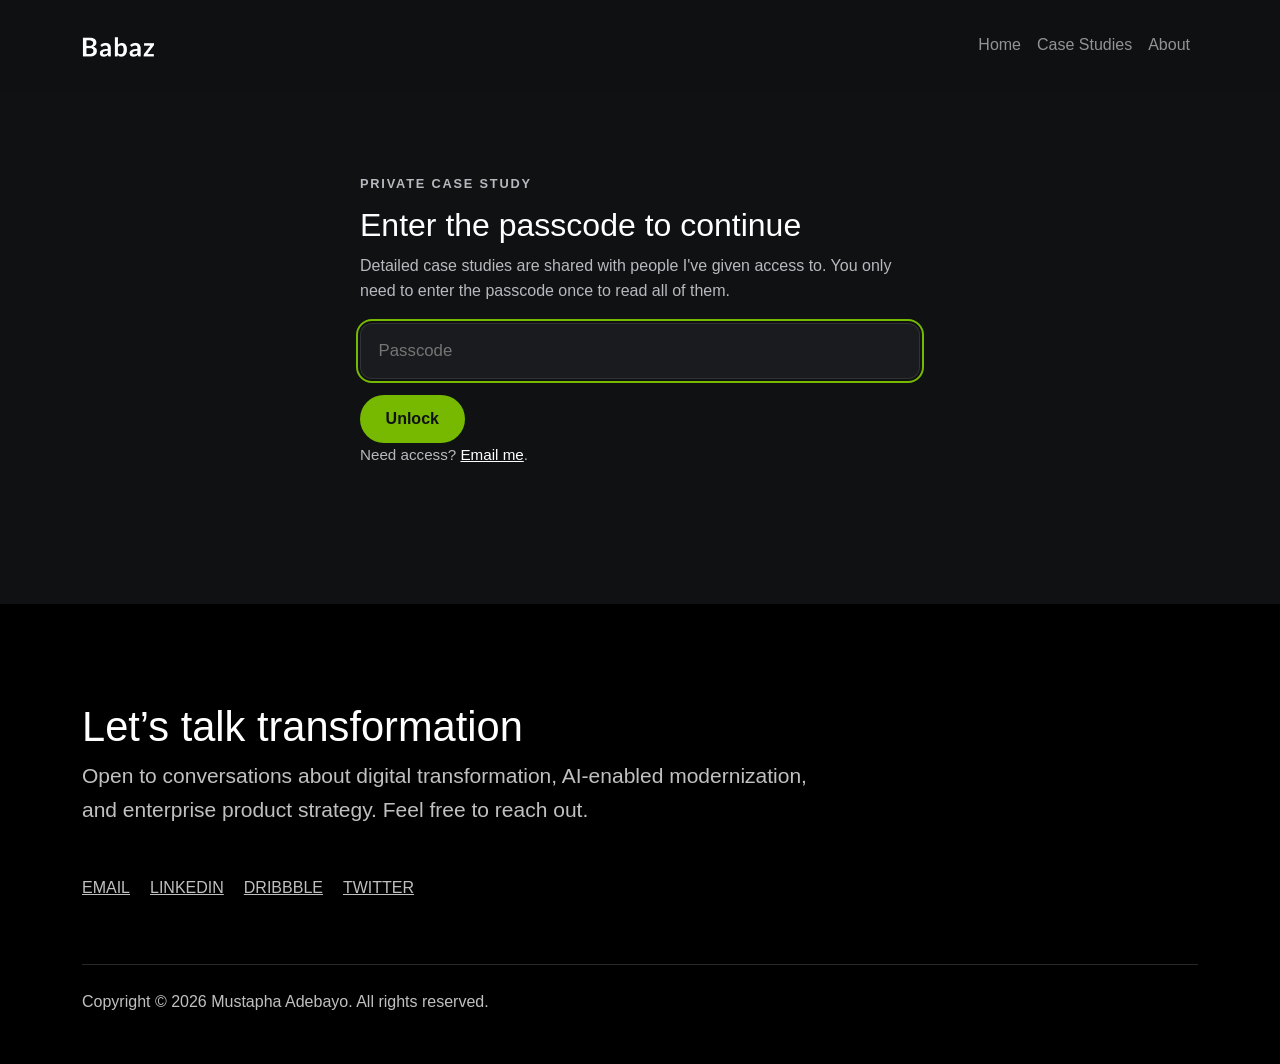
<file: energy.html>
<!doctype html>
<html lang="en">

<head>
    <meta charset="utf-8">
    <meta http-equiv="Content-Security-Policy" content="default-src 'self'; script-src 'self' https://cdn.jsdelivr.net; style-src 'self' 'unsafe-inline' https://cdn.jsdelivr.net https://fonts.googleapis.com; font-src https://fonts.gstatic.com; img-src 'self' data: blob:; media-src 'self'; connect-src 'self'; object-src 'none'; base-uri 'self'; form-action 'none'">
    <meta name="referrer" content="strict-origin-when-cross-origin">
    <meta name="robots" content="noindex, nofollow">
    <meta name="viewport" content="width=device-width, initial-scale=1, shrink-to-fit=no">
    <meta name="description" content="Private case study. A passcode is required.">
    <meta name="author" content="Mustapha Adebayo">
    <link rel="icon" href="assets/img/favicon.ico" type="image/x-icon">
    <link rel="shortcut icon" href="assets/img/favicon.ico" type="image/x-icon">
    <title>Private case study | Mustapha Adebayo</title>

    <link href="https://fonts.googleapis.com/css2?family=Inter:wght@400;500;600;700;800&display=swap" rel="stylesheet">
    <link href="https://cdn.jsdelivr.net/npm/bootstrap@5.3.3/dist/css/bootstrap.min.css" rel="stylesheet" integrity="sha384-QWTKZyjpPEjISv5WaRU9OFeRpok6YctnYmDr5pNlyT2bRjXh0JMhjY6hW+ALEwIH" crossorigin="anonymous">
    <link rel="stylesheet" href="style.css?v=4" />
</head>

<body>
    <a class="skip-link" href="#main">Skip to content</a>

    <!-- Navigation -->
    <header>
      <nav class="navbar navbar-expand-lg navbar-dark fixed-top p-4 bg-dark">
        <div class="container">
          <a class="navbar-brand" href="index.html"><img src="assets/img/Babazlogo.png" alt="Mustapha Adebayo logo" height="20"></a>
          <button class="navbar-toggler" type="button" data-bs-toggle="collapse" data-bs-target="#navbarResponsive"
              aria-controls="navbarResponsive" aria-expanded="false" aria-label="Toggle navigation">
              <span class="navbar-toggler-icon"></span>
          </button>

          <div class="collapse navbar-collapse" id="navbarResponsive">
            <ul class="navbar-nav ms-auto">
                <li class="nav-item">
                    <a class="nav-link" href="index.html">Home</a>
                </li>
                <li class="nav-item active">
                    <a class="nav-link" href="projects.html" aria-current="page">Case Studies</a>
                </li>
                <li class="nav-item">
                    <a class="nav-link" href="about.html">About</a>
                </li>
            <li class="nav-item"><a class="nav-link" href="#" id="lock-link" hidden>Lock</a></li>
            </ul>
          </div>
        </div>
      </nav>
    </header>

    <main id="main">
      <section class="container lock-gate" id="lock-gate" aria-labelledby="lock-title">
        <p class="kicker">Private case study</p>
        <h1 id="lock-title" class="h2">Enter the passcode to continue</h1>
        <p>Detailed case studies are shared with people I've given access to. You only need to enter the passcode once to read all of them.</p>
        <form id="lock-form" autocomplete="off">
          <label for="lock-input" class="visually-hidden">Passcode</label>
          <input id="lock-input" type="password" class="lock-input" placeholder="Passcode" autocomplete="off" required>
          <button type="submit" class="btn-accent" id="lock-button">Unlock</button>
          <p id="lock-error" class="lock-error" role="alert" hidden></p>
        </form>
        <p class="lock-help">Need access? <a href="mailto:abassade@gmail.com">Email me</a>.</p>
      </section>
      <div id="locked-content" hidden></div>
      <script id="locked-payload" type="application/json">{"salt":"R0ApiTkNALn3tax6MDtCmQ==","iter":600000,"iv":"WhgGlq6KaPfQZWL6","ct":"k6A8Mn4kufkWCs7IzLr8GID5xskfU3XUA080LtsR6/9Dqm3JUcyj/RvcgWno/CFkNZ77KiP+jenbODaBBE8c6xJwRyllsQbIXX05iCCELcHmwTVnhHNIHDJa2Bl+euLlZoz/NVQ7JLXtgufC0FjyB6BIjKGwzCU+8z/p2RMlKICe8e6yM0PVIi+z0rG3Sia6eP7Xf4dFj9BnmnaaFTeNJpLVXo2KpGng0Ge7ftbKsyalyoK0qUmb0Q1ub1e/0KSwEgWT2lemSqy0AQLWvytF0BlQ7coIY72DI/gh1Xht/9lr2wxXyJCn3AvOXvghAxoXsnVKYW9XT0+ThPMDI1kEEPO95A/e1NhCmkmd0L35uba2pouRB/M3sOqbEwLKBDSo7wUa/3XQRw88HmJcgo03Oh516BAQI3TkqAkcFPqRh030Pq2Q4VMOXZCZu7uOAofqFRhlOdW9rSm9xveHdAGQkNjx65ddKc2CpAgC5xCaKKhxo4ZjY/OniugIlREF0c9UP9wJgfeZt5TK3dQnBRgEXB9cQOyPzrgwiCwlwD/nI8gH/i4jFFFDjEg0zZ5J4xEBjKWmcxFIQcMaM5mpHAxDtNbalaBa0rOGH2spQ0H4AL/[base64]/Ad1pGGy9j8MuUqEPqGTP70oaC5wB0wxe5Xql1O8V2i+oEn30MFZIO7u8PGVksfb7yNvjwbUU3S/a9karfyjt+3Hl8KGcoxgrq98qfZWMcGoIv8wXdyQ5LfI4ovvY3eSxKLL7Ta0rwvY2iBa3Jom3oBxN+uBHz2BzmPy/+5ngPThHTyMyF5ifcK3OnJthxzWiPBZEKp/JkK59zbDt5IolvFQ1DL/vZ+L84lH8pPjKFjTalCIhufWLJht5Ww3qrM2/eikHcVk+lHG0b2Re+gTyyPjcK6H9dneiiislU8UXIwuz1cXj4D9R89B+NCyPZjMAdT/170mzgFsnWibXBqC/EVVZwJ2xh6GbyuQcF0pKUFluc+sXiQvV4Bnc1s8tuHrVZEnsk6BH438SzkRPANFb3aUUOlJ7StCbOMv+LXY+i+Kn7wCFGgckrZcoDXIYr1FnYmgdPaR/BeQFbSHmLee0AHn+6qphlhFfiD8JnF7XqydblAwtL1sTRBTX+9HCHzv9RNsEqbO3ekkRgozLGZmw5FawNsEPyWPDSmyDxdhNCyk2ymdAo1mTjbjJBHbzuZgbuq5uiRvYL/C5QEr5Wf04a/sMopi0ISSmAgRulAtYoaMEUKQTIcHZ8pzgO7YpwLQZFX/X3YLdzcScONj4FBWJGoKWhi1QMr1oM/4C4MNV+S8PNZB7+gpOe2IxIsr8hj3y6/BRn7/B4Sk6g14BPE0mYXZSIH2wBS2sWfHMQToTeTDRaHT6I0hq+p1FwPN+cOQAk6eyJSlRNAhdh2QxmMB9itoqPgXMji5n/2PGHChoWBUDSU32XEKO+61ni3h5kyFhNhAJ9gmpRepy184ILAGUuI+gT1g8lFaH5steSTONUvpG5EP3I3MP0rgxqB/mVNs/sq1cF5NXqYRTXTXKDd8WxvobuTxEpe7kiIC0ecVoRjp02km2DJCqu20W3PI4Jo8rPBQhnsf2HuydKEBbZNUbCoYyk6J5j5UBrZUXG7HZPGQOEij9TyHilpnhfumV8AhlqJ2/meEGwWHs0KzVeW0l+gc94TCv94kKvA5ZHSQrE90YlFBd3WWcZcrHP9gRZJrmw8/sGnYRqkj1aF3dho643JOUd9VRmpIsKVQBrRV1QHcgIhlseNZR7cZYobG7hXov6OvSkzWeu2MNm3hXaVrEPjOHzb5LyF6pC5mTBFzn/ytDnlhmUmLcWQfc7j9BPfxTLSBcr27lwUS84WYUImFDU0b8THURKpDwve6TmUOjoV4IGZY7YbayLD2l6M7tS52CQp5gkK7pahhKc92Bt9PrGcM7bMWwyPOfKMrOKTj/[base64]/ufBppB21QOX5XoOjSc41Nqz55TpE6DdtJYmqH97ZgFXklwbvchVyTAmx30CzYRQsXkV0NwXzrCCrbPA3S30G+vniV31Iuzccncb0oq6Ap16i52A0T9cH5l2c9QkznCDmjs/lI956OZF+SwQIDmoa15b1ZXMCCTasTtcYLwUvXF45FG6EkvkqkoQEYxLKoS5mzrJPX1onivDD5tA5ZVZWxDzmDYVYC037V7mZoWaIDDn6CLKfikvmu7alm0wRmZTfKSpQGmvYXMVTEsReClZx1XML8dQK/1xnPJ2GkariYKH5B3U8YErCjMoVh0gY+XG/MqY4fiGxehCjOioCBJMbI+cZYk7/cbJb5DJDEnYvSjAlH47W6zW06iMk40AQ38icViZyautxiLiDooRVDhSNopikQ9KYmAOvWXM3K4g2ClXUv2KUG9916Uu4jVdicjVFHwhgoHQBCDUbxmbB/oeTUNEpIvlphyyuexXkn/KapdM8Df/4ePDZOes8DawvoAA7at3Dj9PpSiFfZlComZr3dtSh0hx6XK1I3UJvRAJr15ClA2Ac0Ym7+gnJK+Ehnq6T4L0T6aoRs6wQ6heiJyo8Iv9fi3ahoPSDjzpin0g6mIyTh/g2juEojQbJ1icnR7Gk67HSgDpBoyVZOPlu+dAoMzSJIjrd01jtRGA0z3vPgChagHkFALuyZCvYhc/301wh3GUxgIzKAU8XBUNGRcmSNRrq2mIEG8g0v4UM4Q2bjnbs0yMu1l9ik9p6cHwqPZkErscvf4ja/VsZo39ldTx0zQsRks0p4pLu18Q6dP53Km8oIbeNFygQmQvKxIRSDIF7U/CAbDh41tGZENCPll6vEauSKESx7eY6XDnqpRhfIGzqPIbE+P70vnwXPu4VKBcTRRfQ5DWIS/HvUDxkgbUThhtKUiS9k5Mq4xlozfXhAfPRARN1m7TEJRom/sC+YvUnuDg9sxTG25osZjxeXXhrK/TmVDmJUDE71bWr9dPVK4/+R+iUC1OFrkjWFFAETquOwf5D+uAI4/+fW2oh/Or1NUVZeK2qFdx1Q8KYeBFeV8+LEq9ULnKFW+ZBvtElMeVZQ/QnxkskI7/euA4cHUbUz/IccMnjHMGrM9WCu4xRAShFn6kHGC1O8ESbJmzGYQ7hu+pD69lyTOPRz01sqlc8GOEkaByh6GxBWoxRuS52aJ5hL7Cbh/KOfLqdP8oa6XSpJZjAJ7Adf6fy98gXSDJE21fwWvNqEbj9JIPd05jxJjgZ9SWXAtX6w/xAJyW2HLpSOXxrNIJ7FXacIZbEQOcohXOnHJ4M+ospkLNI5ASK95HqRywJYVG8syOMeq9E8F8J3jFU7t6EaQ7KLTQO9PzuCmIfXBLoyYkaKYK21Xhc9HF9C879EpyHm5FpamxwDLJSGf/[base64]/mCnLuUNWIa8lX8nWSPgHNa+aLSIfQDhtWvcIk3AIEDnswo0OJ9Fu/tV7RWX48b2vhuolM4JLpvGY70SBuvGtIYIs38nsx/fRPxySnsMQ7kG32QPRcq5vHAX9rm1TkRZf/juC5ApUFh83yyZvy5+kylgiZ5jjgBZ1WOHVzN39DSzJN+jI+qCzUMaYwFYE6TJKK4o3UxuC6fGiX3skYqEVBkDUHRnQECt5slf9qco+EpnffK2Lbp2szs/sGe6YG5dY3p1gglxYv0sBtnz/pC9I8uwVY2atWQjfc8cfeZoaV/InzqwJekxaAeqK8ViQ3/DDMJKyzGSS6l22fNXPV74fZdozHUOW4ENZUB1zSDm0UOb+zGTjcCQPFVDFnqA6BRog2JPrHwV5embysCmaOMD0inO8ewDPoUoi8M0w4RalUCJf3sJW6AThC8WDdQXXBmWTNeSimkupbkfXaRn2EyNEQE4sH5/tUOEe8gZtajMGs4W/NSMWWjTJP3lJyHSIZFKzSQdlFjSBqIQfkkKhIC1G6bBa+BrP0yxcG4MiAHvG4zojvogoY3hnBjN949TMM1/lapM9mXV1V0CEuWxxxbLs/Ys8XYNupcpStPUtXW9yaXeB2QwmrICBJC/e46gBubhZGHDEHE6AA6MxgqgIs3tNd6/LESNzWbPmk5eLY/iEHzNaz0YzT2JhHTXXha1jg+Er9QGe+kfXfpd2RqxzCfDQZodJtIYKyIAhgTxir7L2aKajveojofzQjgaqAG0RCFZQOsuSoXFWUzyKfRAat4a1ngwSu/nkXEgj8Is6bUDpUsoi+/J4F11jEG5q2/4M38cgdbBilATogZ+C5dD1MZgaVTEV5aHh71EMkeHrN0H23ZI8PUK1bljBZXiVFDohGEQEVXuch/8Bh+eei+yeFyV4nBmmY49jcurksI+CJDq8e/OfspmNaUI8N0jF7B4alUnmeExidpW/Bbx6INrK1jFLQ0h03zryigVzheNDcASBwY7ifx9XRzdU18ZVvuRbKMKar5yifL7E60FrrIyNzONwDQdfgYDkrOUDT3CPm/Df96RKjxl3k3mK3IvP0IQNfVmco0B15we0YXWYmGYnhP8pTqo0o9jNzPENxZ4UBOpvppLZH7qzgAzKroe2T3X1smWTZumbwqWxAwJWC3eRZgiww8O/QXopYl/v33YpPEfQ2cYSn2T8lqIXshgpequW/+Jz0wexGaxpiTbrc/PB6caIoDlQL87FU/qNtq+ZRMQ7+D5H4wYzzjGZvnlhVrk+yaY+RfC7EooTCoqZC0AUWFu2gJsDhCnThzMfSB1QMJVpANtoyXvA5zwyz3BxwPhb3eaBDz3qjQdAVjooQH3N+WsSY4bhO1BmhAOtDlXvRRyeE1gEqT5kyv5H9QZx4inVSUW5LqZE/O/bihS7vC8fRMA10yjVLwKos38s8ynnogZA7FSlPWCviaAL7Amir08H1YD7oQj7/KlQMtpgLwAz4eMqNqeud3BeVrJy5UopxAs0h9+1kmQ+At2aYYQpODC/GVF/CleHiA6ByOIz+xu9W00oOjgDOx9XQGHuNfRjCKeAJmkkHBSPweytCe1lIckiEnU3UmWPYY79/OZc8LuNVAZrtTHhtf1D/iv3SusnAPVsvRTr9nc7F6yruyvRGEkVATexCkRiI1FQiKZJQXKyOGTnPktM/MyWfHt5War13EUPrPC1mez/6/0A6tb1ESaXO5R+YM19WdtjQ8yDElR5d+T9m4aRc4HPmfdah+PYdlEkmdXVkJJZXn8n82U2wJuopjd/YvJm9haQj4YOJlrEA3Q0sLSAYnllb9jq90zFxlnCMOo5aLq9SOU2T3L8zT9kG+nb5hSkk6d4JgzymHDKnMa60oQcHnvyAWJ/2HBeft/qXW3oceGc2JUY0t7C7fKlG2MJ3EaHr6i3ERqNLTIod7pNhLz69KC/ampUAjF3wQ0+DM1g0K0p+LnXuLfY5r+Lue7h+D1Eh/[base64]/ZIFpwM3mz4x85+UQ2llsDBICEM2dL5zkxTwaOtYEsm/7/GX82kQkuWCeoi3uliJWCj0JgPdqTbsvfwhlABQsLZjnLRwuQwlcLaLW5rM/diNbPK2IIMJ+m35PSe89AOgBDDHd3LUKkQnNUIj2T4LHAP6hUUsdhSsp2zRnapilHcO6PerxOnJ+onxHQUiTPC7tgG3s2Yy3dzX8yQvIa79LtptZHHRETKMFtnW1BmBN+VvHMHYyfCQJbFQLU82fkopvdqX2rRy5Iy1u7S9pbo9MXuopI/bNTGI5+MN/Grp6RRzL01kCvWwaV7zQtq5TgF8yPYg4BZqBI/I3BZBogZ9TRaVcgj1FRTPP/yuNadUCCCrsjbt5JH6xbV7VxsO0ogRVEX/K0VZj75P+mmbmtlN+F5k5+ggpUVgERm66DynjpSmig6IX5kOsX+LKk4fEcocIC4Tsn8tVk8jSs+Zi0FAwPeA6+Qmkgg5VhbAMFz19bZJVSgmr42XtzAQHEavcqIlYGFFkNuxGFO3YiaSZXHfZNbxj0YWRoELQmXMP/xJVTmSFYsXEmscEBZcrdFvdbumWGWOlY+8ex0RhpuZTe7J+E8INfbRcLOhJ8sJIvGGry2d5bdnB0yp2VJJegJrzNBE8+MIuFBbZNCeQM/KifEdCxRfUZGpBd2PiE4+xjg64lnniDDtw21pvOGtHX/b/kUB8gkFj0azEhYDZt+O+BfF8W4uefg+NlZ8/[base64]/IiQcX9JPT8OBZJcB0FQlp6uJiFNUWlIl5bRo9AIDx99BqNHxsb+BzAu/vnu+MPPhN80IX1YFKN3StuyxoAO3j9z1xbo0u7oL167HNYsztKxTTTYKH3gSczV6cx+wu6lgxctCOADFy7OqNjcF4KP7vEc2JMVIpNLAj/cbjElEB8K39hRHfOPY13LRexyA8BW1HFrcZOcltH/BuHuAzSf494il2pCfjagk3SOCdpuJeg80dhURHntY9q7j9UgZNZFnFjqfK8pyN8UPDzCNItXPM/KnGtcVBZdcXYhNB1bgnBGJsqCNxJVFqUlA1HdC5KKjfDOcARmlKJn5GUUstyiUy+qC6nfyF/[base64]/2FAWqN48/gOtcEV31drWnKdMRUC7MlMR06Wj4K7qG4AJqdfc8Fa1Jw389GFjjvR1IqzNcEhBe9hTU8pxQQ9d/KgqSyW6AZba564fLGceTksjHfiZZ7ghqf6Gd7T+jc2TaGsGBNoxxT2DO3ygGOs16VvWz4opAddrKYH2JqCVcUdYSNWrsE6yBy0Ej1aADW78yC9PzazkqTQ/RunQwtjEzSA3YTU+Mu3hmWh917iIiXR5i6HVgn+RrVv8cwIMPO/15yr5tHE8EenHKxMWXC1RAzj/MQKT67Ru5I/zfqF1Cj5PwYjcT/Unw+DOhDoNUGuWnzHqI5ovX/11VT2njEwMjdC/8yifXVdtEwn1eeVb15GDZZmiaXT727Z7ItP+faBLss6uS+YZLLiXFmrwrqp4KCiwaJYHwn8FPIT+EZCN/g0raklBbx2C2ALM5hMOfd/GMGXKcr/akaPVFq22n9wO6XyVaoG3eZmw/0S44a/jqpmHvGY/N9CmBYfQO/[base64]/XdyR0+hSEoRKLTCy8RFcq4Eb33mPrjb0K38M+EXuY4PYEIm2Bcp/u6xX/rWGtIU92S773zzndvwrHNqOq3jNm+yEpD/S3advxgsfGJHtM88Qr6rkTNJGJ9wuWBRnBohGmvaoPUZUgciFapNLyQC28W9CfGP1MdTdshRic5OKNWi/3hIqyUwF7NziuxqxhmPgBEHskMn66S99rBe2e0XsiHHqjaiZPz3fSegjdDRzaUnyjsRDtqflj0WBT9/pEWsFVz6oPpbQCAZhGlojxkKQbzbVEu/[base64]/pdE5FUBFEMQ0WWUrV0wsDIm+MBItOQ6f+LR08/QAWaWwHHU0+3G1g13F6l6AijSEszCgUySnxaZIs6EdRAhsb4xHOF2rt6foWuL7st1+zNwQl3Jj2CbPyrmUgPKyBNAIP60DrDKKV3Y0Zx/zadOA6shZ05Icenf1wHNjpT8DzCk3BHzi/z9q0E1Cl30kV9GCLWmLrClBVFMOhjQj1MHDN5qGidjicCpoV1+XNYz6ODIr9hV03KX0BE6CgEQQG9zXRSVORm/PCZY+lOMOJjAxiWZJyCPcaotSaeUjy164zWaFmEBbvtNCPiZeTdT8xD9pK1MCc2MzYGDMqlJXdkfNKS9DudXtXKpiLLOvDYN6ibn3xdpdOv1DX8EHwyFr/4gHne3zNbmq33fcqyWXC2bGNaYd6WRcuoeVjOhpgdYa51TqmF1a6ZFJLwOW88+7QUmEL0oBgDvsM/WmCE2ZSEfVHzzmUoqyPDZ5gFjWfOE6ASG6DgDV8WHl8lYmwNwhqWi8yxq3uqDZEEm74BM2VB7zCw+TLmVP/5xJOLw2YhJWtvPLc7lstEj/n/sBpouNAegfm4bPMhgpeAZO8HKB26cZWkgG+RgYmk75jaWnJ4NpyXoT9uy3ya0/YMIMjwzTkfNmVeT2JwNWGe88gzeRSFWHoV2kSPwzlP+flIvfuY/rm6F7SAZ/nvCOI7wJJeDtHKzh1vi5Bt9yMlOE6tk/ei2+xfTGu2SbcUbngmq0K9N+0V9p02+PwbMx0jhEGXerhsXfVxwdg66j7I/sH3g5N2FopT8EK9UvRHbssPX769xslZ0beSrt3Vz5S/W4uVYQXfsBnMLqFN+Y5fcpQXF8qLSsOoKWpgk7ppRTtrLskyuJqRaBCQ63ogs+5qj18vlyBNEPiX78X5LVqTIk2anAnBxE9CPYnrcdQl/x92kA+DmLtf2A3OEyaaT23trBCGtBS/z23GJxyz8MM6AXSuTcxnnx+WVBbw+Ix1HMNoZzR3z0U7rlQlq7I/4Ps5AglihNGyL/fqxA3N7j3YcW5Qh+hQ0/zGRfBFFlyrH3yKisw7sODf9d4xdDY9uwvH94MoAwXaHSgf5ut8WOhm2PrKCEkMPt5WTGAmJTpc2CkToB3WPmCSdsbNj3bxPTgsDjt1jz4WpF4TgI1A75pEQ8sZQXjoNV5H2b/r8VIdzfFhQgYSY+/ZODuxewBD2/Kv2DIUJmH/lQl39eIb+VDEzE+wMZhA3Vyl1FA0E5TUtd0JH9Z56dxj7A9HHmD3kLOnGbk2+WfBTMtnjhkhPVxzTBno4vfxRRsKasT+lnJtSQ2paqP7BwS2WRvFAxI/xhC7t9cKM1mjdODCR05wVnF4OFo9At/YQUD3jm+MbHYm9+aoQ32Acrc1GznoRkOj/jl8YCmLp9pI+/A5Esp9HZWiPUSWs8NrbDshU/pdzVPI8ojjeV9q2sOHlw4zrLveFS3XWlm4MOGhxet3wZnDQKwjJZiJB4w54Jay9/hEXco28EUs8EFhg54A+qslgk6FlIso1HxwaLyw9/LkNEmjsqXGzOv54xPpAb9LRCBynYJpSQpesdCQRaLfZ+tzkpDORdESZia8XRDjy4VrJVV86pD2/ygNurY1EbbCgo5sSybLIroVNGL+Q8743xcNBgQtKlkvFb+nE5CumBQaYoqD/zDXNJXJYE8DG1ECaEjx0jAQo88EIM/GjY8JOtnZCijqHWygfkg9gzxNLbNWzuzIDBMWmFT3Ms+s4gy8hU/T/6pTov7LfXhCvDcWFDpDtNtbDu/j6Gk6StKXm4B0gds4KpuJj8CNdEydu/YOXVHnAg1SPMnOyRUfoL5CJoDIRlW1Arja3uunqeL4mJ6VKZySpca362cmYZRkv1MWcxCaM4ZwS1XjShInGX+zHExR5bg8PIh16TTftUcb2IrirpAdQ8JweGtdpUnchZEEe0gbySqLEj/[base64]/dfitjBW6haAZrt7L+yFxVo3krtA+5zqUwh6+O6c08vrysJRlgy8OQvospq6pzJSCqHhlD5kJQWeGeuMzKcaF75pHwzktAZoskcYFy1hMllQyDHlxzJmE7WBwhwYs5tFWfoFzYWFojMGcF8AWBUBaNfSTFhz+Yehh1IzoYI/[base64]/Nb4A/5NHNkofp2n7TZwALlaXzdzarAI53bX9mEJGET8KZKzhkax5Xj4kjQbEFb1HzHTVRWr6VH69ZYfWrjVF2vW1+1QFKe9vbtA/0VfmuIIJn0Nvj9DjZW7YbqO7rUO2AP3bDpBjAtfnkCaMYQLtfRJDu0ufVYlpRPom6WOQdIhXexqVzyiuDihxHqAaptJPRr4DwsFZkxMau6mCiGjfLSEii6U/6/L+VbkDveAo5/4b0MugmYqm7UYMgWJIQbi45Z/Hq1EB9CmZFsu9bAm09UQU7krJ6Vja+l+FkwMVuR9/FfdMVvfaW1fV5CHlEBO+7+7P80WEBP+FtNB8st7tCg+fY1/RbC3u8CuEY7M7+AeMlzaL6TsXmtTb0Z0q3qA1VT7oQd5P/y0o8Xy+VZG0vds//rwLv24ONUtNqtW0Evd10dCf/FlzY6Dj5EtaCra3MbZaI/b5wCYXdiU9gOmoWiMsJRSFD/2OP9NMqFoSPuL1B3tMziCLj0GwlawzvlSfFB+AN8LAMHvph4C2Tug/uoi9WJdL7NU9cj+2kWZZrQyQrcbfi2hnm13mYfP0zaX2Tq6tQSgbCeyYS803phakgUQL5dEDKUriDdca0oItLTfRMRq6YAj6ekMMTvDFJdPGQ4Z89m7n1k7X4j0oLO3CXGeWfRYnwVyQ/mcJDsvwSE9fVwYWUO/IwzcaVcl6NHVlg6aWhJ+qtYuOD+42c7GmpSOMoZl3YG00bZM/FV5/y52HS++kuVd42mv/b1Iq52A3tuRmTgBTqffDpitspMM3/xBSxorqgGJVQhVojYmHErhkPGKUNmrrPDJkXPMGcJhMaKCXu5+pEYw6G817yFpaXrAi3nvTHm4xCpvzk9/SqvRz67SN7xxNBvj9JJ6u4hYkqV0DNGFK6xB6dmFe0tjVnMFa+9Qahr4wVEDqj1CvdpYpqHBS+rkjONGcfgaCc6w5yM3xfsoGnzgDmp2x1dKxkIDhgt8e2xE+a6DGjKYeFXT523NL2m5F+nB3+STsxbXwjWqggn7kFZxiiZRup5/5rEbpR0/ixu0O1znMkbSnWyFo/+gaXrJy5prmUWEkrEICZ5ba6Cs0OIzUsZ7EA7Y+mh/vKlDlvJiQThwLP7dlzWS1KtS2/7/P77wl7GVCsaMeornAuZI3HIXQ5TiWNaPLhtvvSAgbxubWT1gMVw5t36HOb6E1GLTfKinPhUVcRW40/HzjbbDOR4kJZ8S3f/UOOIs0aYoXOykw+bc/X0Kops0ER/b7RENgxLr99rxRII6HLs7buey55MJ2pDhrNehHJuDSMeEKrcV2aBNIRTYPluJ8AoHsh+Y8CUuuguzeCgAecZAXsJY4WzYoBfnqHgsBQnuYFFTPCxM3olnM1xR+D9RQdnJZ+e4pg7zTyH1n9Bb37a8ym4lrsTXFtwpZgVN/8kfi+ShnGHFVvAVV9Z65HU88OxHtRY4VNQHWLEDZyU6i3GS7mn9gdNaP4sqbIzMtAx7kPQcVWFXiUZFbmR/PnuBqJBudXe49Q9JKXBFyTihQ1xnZfOXSN5ugJWzqeZ8tHS0rro39Qxpx0pZ57jf6wSiUfzuRyw8kfU6eX6fScmaZn/o7qKqklnP4z0VPDcXrr3FET991SnzTBDe58wBgdfmL5Pj8dLOukk6ECSY6vcD3K9K0L2lI1zygSAeJmuOZvXbfeRgt4pwzDrMor7vifv/+5z7iHVwM5m0b/DrKzr9qfnuZth/Qvt6L5D3QyKcLKKDoT7racN8ejVOUT0iLCiRuoVTSC2NajLqLcYfNl3cCa3oWknPjDutLdTxm7i6R+gfJgYofkyEXjEN+rGAR6eBjwbN90Ehd/VZdxLXHpUMktlAck3aXmIy/zYxnRSEiCwU2x5rc4DhPVXJ8h2pd6AyEU3OhLNqp2eADqzbcMsfEOw71KUwIPWZ98v/flIUrDBiPLUhlpBOMt5yamYstKNlNjN78iiqYraWNByhG0K6JAT6KNCcUZMb+msTwEK53v3WW2Ge4gI2sChZWgMcZIGjkTnGvOMPYowxjeAiQEvpGv/[base64]/OgWQGiPFNIOequ2lQlzKuwaTavnZ4NdDXdcooZo5KqPBi4DHZl2pzeyt0j2gyX6LfWH08I76G3iQlXOR8nsSIsvI5mGaUZRDH+0UYeCOYhrpkimN5dQivd7LVObn/[base64]/2kWxMh9roswQ2+rtIQWYOCWQyrUacdm9PjE07RyPhW/FBOwyS8FBQF0tQFR6sxHWZBEkCI0Z5ApRdVZEUPcGvqHs4HVSSSZoEPmjcHXsjX/l0ebAWMdr9FhtrAZL7NVw3VO25qkCBVtsQ+pHpUfpnCAUhxsuwDCHzPq2VE61yALx1ZTXHIsFRHrDE3ileBfafVdQ9ToPT1xrw8GSek462hKXtMNIOm7kArTW/tixGRR9d2jMM65pR961NyLXJrL7+kEwzvbIwH7dOGLvN20b5GhEL/tWNZpY8sihiNVA2Sle1sjiZfoXuCpm9Dp5sEdUKijoiSsaGAiaPNqPNEkUjxSoVB2foND1IRgn14cTOrbb1LB+gT2EqdZsAEMXtpgWmEFHW7pcEF3+18d6vPZ9x1O3G1PPgNk2qAlhtq94BiW2tHgIkisD87gkNhMDuak/ZUgGA/MqhLhBae9rWARLJoR6a03v6BviMDdLH0C3eCDGuSIqoPZsF7ZtMpXILIlKSvzojUV0gbqzyy5m/HU7RO7XvAtZvutj1cVT6UHHBMYXL2CP3PEiUA66d24PNb9rsuOyH7T38AA3uLXGHKqkteZFNJT1FiUwZyJ93Z34vHjhrPukrxEbWVWRQqOzEtfz5nWLz8lCgB1JiWzpSq1yEZy6MYt8vC+IkNVDFRnvVB6a75vBYNMM8Rmp/4kgT62rqP8y1hhWUC0sf5WcXa9Ult/jPJlTfuNvysqQDLUTlQbbw/lunA5V8dWcJKvotPjcNHWLeLPz2XYQHLsAuihD65DFlyGMW+D5L8aB7USuKEqtQNwZWIAdBJ4RM000nFbs6PbDGbRqFcvcAKN90k2yhW2jRm+haFjSvOQCfk7g2Y6gAs+FE2jmntPWqgPOfxpPuIP1bGyPHZbHa3E8UeToAqanttnlucoMK4ez2x4pPFGEIw70/8eqjw4BU8ghCM5OWmeX91S9dngIrX8EFdamFCJEdUuo5i710je9QlcgREXj4DTqDPsR7Q9ImNKeuy9poBXh2iLS6bnTkkD+5SdgK/9h5ODW/5UoVEEJLJmzyD0/nDL9cA9iMgo8TSZHP1BiOShH5GooGgASAgyfMOme3mN7cOrM4X+xCvsbcVoVwe9gCs2LbrhqIh1yXK9qwgdk/MTQpwJ71HPhEXNM8tMyk6MF1SmVjSCyV9Q1WDUgz51XMiWWIy+VSz6fk+4XejBb5DQvtUUW0+zF502BzyOXC7hLPC2sYOhkLxwoUCPnyGGloc9N/xIbfRXPIrA+UccwEAUc6Ihpo6dMt95sM1E8EO0Hk2tjCaCnFLB9nhmBLVe36xkbC+5Js+KoXdvpleFduMO+wURtFgU1FKtALerzEgNf3ySAasYNfbx1qqYC7EwtDBsIP5NjsViIMSz88doRuIeow1meRbeitpuAzGT/16XnLGUD2OfX1YPqi+iWSQ6sBDFIEI+YOh4lFxu+ozqEYOWicZm2y1kN6uCP01RMkBonEP2Vlpaz9IlzcWHP7BbMOtWbWAzxNU3pghNvTjfDBWTR/ZdapcoBBlYCetxOqCDb8geUh1ZOWmuoXEc2gc45cwj5vB92HZ3LoCYElKIcGu4+L0CcOU+DUyBfRiQdLtDKZ7TOcBCEszu9lm+9MheeOD632TfUQixLoBck7G8HwSjbkl355DEKLu5nIPekKLY0iO1s8aBI0kUNYLfG8/Y/rAeEKfvi7o/NB1EKoRUn+lJPbzxB/+wsqOTlQ+C5W3s1ksF83jr6RnbxML0AI/ExstuvwQT/cToqXkifWIUEOvY1zQs1tn+aNWCFcuDAlrs7loA5IGJF+yaftYvGrtVPSJw1RWcVZhIfXx5eY5meDxuVItU/u5jazr1CRw/mokfDV/JHyey4gXmw0VeAGaAsxxW1gd7kM1Ui8qXnTMzSNSqFbWy7jUhHZeXyROHfvg3QAHuTnPHJBl6X41TBZkwZfxYK471xiv9k/0NCgFfb/bfJcDBziwWOxT4EZkI1N7/yQSS5ZltJW5AiKRlb179RrCrnPyctRypntYuNsMH1btGwgrEAkbB2Ujvokp3e5k8su/4Sis4AAmm2Qkfb4MQpI0+I4tJnEXJ7Xpe5dr4TF+Vcyxz7FxUb3bFfv+cX6EsOENLh670L7nltTxr+gYhRv9VqRM8k4lE5uov8DL7JR2nUHaP2z34CNExaYFxgJurNK3rT7+35IRda+T2UaXfYpp4rl7ewiY/VtKprjYvTNTEfpLI7FkqbIklvL0Flejy7w5AMMmVqmcUTlCAQtSQv0LX23EQoaNEon8dVOpr0T9guvNt6AFqkPn65VaqicefVqWhrsc7R4eK6iCEndsd4aBAPmu6rFgAiJStQJ8vjqK1YT7tjjVPeURL90lHdrKu9PxFxgn3OVKfTFI/J/RNUMcrypzfTuX15yd7/eeNSZtw3Nn9vOnhai1Nrvu3BuQy29QCWhzgPNandg3ozxrkdGYhHGuboyQWshVAWMTwG6V9Si/+KK6MowxsM+5ZmTm/CN6UfO5yTav8LWQPSLuxmpcD/Oy0mAod2cE733ZQ2nASLwyg7P951eAsJw/wArAJXXrHg/1dEzIhHD9YFnqYsq/0lvZryI2DR6vMX8VGWBItdWys/WC/OUrxIPutmgnzg0k3nXYlpxeoib81lf3I19tUD9j8mgzy/h2ZRKnzQ+rcLiBCN7FOx1/OmXjPyFntusNic2IeIlrvA=="}</script>
    </main>

    <!-- footer -->
    <footer>
        <div class="container mt-5">
            <h3>Let&rsquo;s talk transformation</h3>
          <div>
            <h5>Open to conversations about digital transformation, AI-enabled modernization,<br>
              and enterprise product strategy. Feel free to reach out.</h5>
            <div class="social mt-5">
                <a href="mailto:abassade@gmail.com" target="_blank" rel="noopener noreferrer">EMAIL</a>
              <a href="https://www.linkedin.com/in/mustapha-adebayo/" target="_blank" rel="noopener noreferrer">LINKEDIN</a>
              <a href="https://dribbble.com/abassade" target="_blank" rel="noopener noreferrer">DRIBBBLE</a>
              <a href="https://twitter.com/abassade" target="_blank" rel="noopener noreferrer">TWITTER</a>
            </div>
          </div>

          <div class="mt-5">
            <hr />
             Copyright &copy; 2026 Mustapha Adebayo. All rights reserved.
          </div>
        </div>
    </footer>

    <script src="https://cdn.jsdelivr.net/npm/bootstrap@5.3.3/dist/js/bootstrap.bundle.min.js" integrity="sha384-YvpcrYf0tY3lHB60NNkmXc5s9fDVZLESaAA55NDzOxhy9GkcIdslK1eN7N6jIeHz" crossorigin="anonymous"></script>
    <script src="assets/js/nav-bar.js"></script>
    <script src="assets/js/unlock.js"></script>
</body>

</html>
</file>
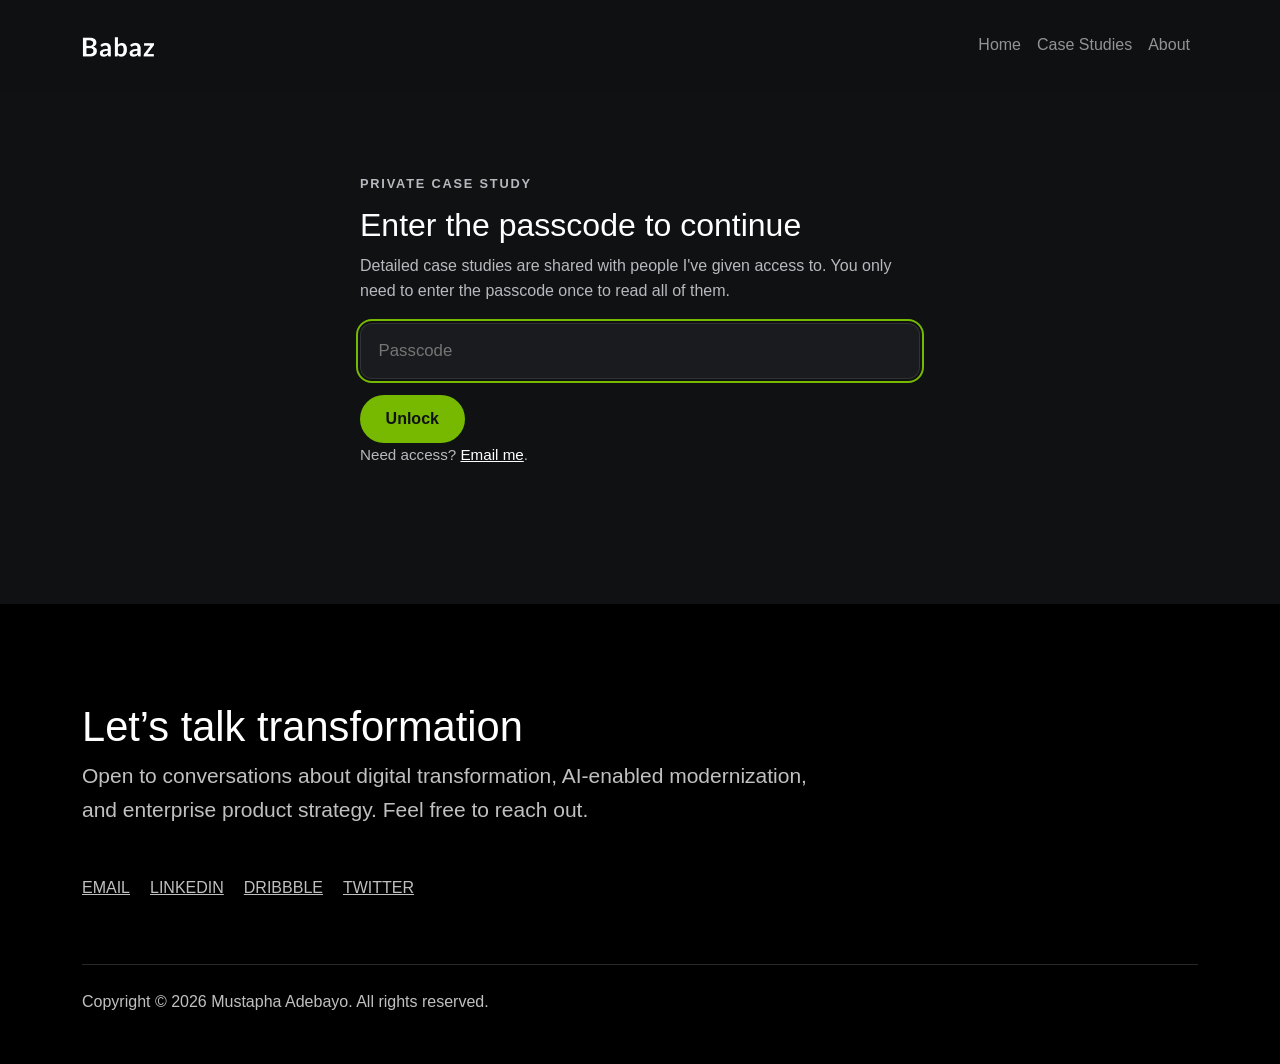
<file: flowguard.html>
<!doctype html>
<html lang="en">

<head>
    <meta charset="utf-8">
    <meta http-equiv="Content-Security-Policy" content="default-src 'self'; script-src 'self' https://cdn.jsdelivr.net; style-src 'self' 'unsafe-inline' https://cdn.jsdelivr.net https://fonts.googleapis.com; font-src https://fonts.gstatic.com; img-src 'self' data: blob:; media-src 'self'; connect-src 'self'; object-src 'none'; base-uri 'self'; form-action 'none'">
    <meta name="referrer" content="strict-origin-when-cross-origin">
    <meta name="robots" content="noindex, nofollow">
    <meta name="viewport" content="width=device-width, initial-scale=1, shrink-to-fit=no">
    <meta name="description" content="Private case study. A passcode is required.">
    <meta name="author" content="Mustapha Adebayo">
    <link rel="icon" href="assets/img/favicon.ico" type="image/x-icon">
    <link rel="shortcut icon" href="assets/img/favicon.ico" type="image/x-icon">
    <title>Private case study | Mustapha Adebayo</title>

    <link href="https://fonts.googleapis.com/css2?family=Inter:wght@400;500;600;700;800&display=swap" rel="stylesheet">
    <link href="https://cdn.jsdelivr.net/npm/bootstrap@5.3.3/dist/css/bootstrap.min.css" rel="stylesheet" integrity="sha384-QWTKZyjpPEjISv5WaRU9OFeRpok6YctnYmDr5pNlyT2bRjXh0JMhjY6hW+ALEwIH" crossorigin="anonymous">
    <link rel="stylesheet" href="style.css?v=4" />
</head>

<body>
    <a class="skip-link" href="#main">Skip to content</a>

    <!-- Navigation -->
    <header>
      <nav class="navbar navbar-expand-lg navbar-dark fixed-top p-4 bg-dark">
        <div class="container">
          <a class="navbar-brand" href="index.html"><img src="assets/img/Babazlogo.png" alt="Mustapha Adebayo logo" height="20"></a>
          <button class="navbar-toggler" type="button" data-bs-toggle="collapse" data-bs-target="#navbarResponsive"
              aria-controls="navbarResponsive" aria-expanded="false" aria-label="Toggle navigation">
              <span class="navbar-toggler-icon"></span>
          </button>

          <div class="collapse navbar-collapse" id="navbarResponsive">
            <ul class="navbar-nav ms-auto">
                <li class="nav-item">
                    <a class="nav-link" href="index.html">Home</a>
                </li>
                <li class="nav-item active">
                    <a class="nav-link" href="projects.html" aria-current="page">Case Studies</a>
                </li>
                <li class="nav-item">
                    <a class="nav-link" href="about.html">About</a>
                </li>
            <li class="nav-item"><a class="nav-link" href="#" id="lock-link" hidden>Lock</a></li>
            </ul>
          </div>
        </div>
      </nav>
    </header>

    <main id="main">
      <section class="container lock-gate" id="lock-gate" aria-labelledby="lock-title">
        <p class="kicker">Private case study</p>
        <h1 id="lock-title" class="h2">Enter the passcode to continue</h1>
        <p>Detailed case studies are shared with people I've given access to. You only need to enter the passcode once to read all of them.</p>
        <form id="lock-form" autocomplete="off">
          <label for="lock-input" class="visually-hidden">Passcode</label>
          <input id="lock-input" type="password" class="lock-input" placeholder="Passcode" autocomplete="off" required>
          <button type="submit" class="btn-accent" id="lock-button">Unlock</button>
          <p id="lock-error" class="lock-error" role="alert" hidden></p>
        </form>
        <p class="lock-help">Need access? <a href="mailto:abassade@gmail.com">Email me</a>.</p>
      </section>
      <div id="locked-content" hidden></div>
      <script id="locked-payload" type="application/json">{"salt":"R0ApiTkNALn3tax6MDtCmQ==","iter":600000,"iv":"g/wNi8aYFRBnaCSa","ct":"OB6AbKK410FxF1AxUeFROBifZ+cg7FY+9I+xRI3MX7YzrrNVr0g+u88XFsr13hvDA8qsXnyvK0+egFNkj6YaFfVOzczgFGKg+z+frrs5uQvAIis+z0aXCh20G8MrqBGDtcUvhgnKh/[base64]/mLcJA+kdpPvJopQEVexAtYN8oOUP/N4POKuOVLGN9N8ZUtzMCr6nBmZDh1UUjx3yIqp3vQUiUkdSt7I/[base64]/f0pfmgHpzAIRM8Zh1ydcDUoGGXNtnEPtPBdS3Ko3tfD0FMPLtkPYhd/+Ly0U/ufTZrmC/TPLJhCMrGlg4iX8GONWp/wK2twq5cIodSNTDfvAYbsahgOjqGtTmpwQDgEso7/9V7XpUegpx/U1E6h2JAu2A20F8j+01nWEYtvTBopThKjr4EFaF8kWtQ7xP4B/TXVvC7RvUVkrDsFLxuZPENnLQ58/fTDN9Yyn9T8QWck4hzpYznYA78r1dEZhSot5qXEIkVhqNrGXWoD6C0C28N6mtjXvR7iTQB8w85w3ifQqcOwrpxC3pJ+nXGfcgUd6P4VdD1rJKbBK4xCmhFRULegK7y3fpHjMeL2GXXxjwFmbcB5dyvsQvDgAzT0PxdNGl1gjligERZp3Zv2ObuW3T9/+b9uL0Li/9HchRbufCgMgjwnmqgMs2KcAgOi9297vacG3Oz/eSjS40TtY0O8FwJ0iZelte/c0kDHe8LKEEFwbxLtapCRfemmCVoC1qaWDh2oRxXWdS73gzawcoSl+keviCQU5QblzbkRQ2hJR1wYg7vspC9LbvPpJoMmO+Gu7fVhUuA3WQdsN3aVffDMYpzKqAVtiWnf/oONVqzhRQTbr39vtdihvciPqNmv0Yp2Zr9B1ja4fns8qYasWY+K/2KoHzcxNNBgHAeaKGh2IijgKAVdc5bC8ghwIwo83PSR3sqwslCi21KMnmGbnMkUmEAfsHOj0VHz51ogLliN1smXlbtvAvJpHnlPaQCkDI8uVWwew1VzWIxo5k+k6TaVqSWDAEA6ciDtZJX9ZsWJFM7pubdg+EfymzUdzLBc/7+xxgKcoC2H5k9gZNoUmUvMKu8K1hrQsMW/[base64]/eg8OTlL+wzSPmTvGxPS2ADTox8SB1QQkxCrMa6OQ5aBRAXE8h8y3xOzgQ5EOq6AD3x5pGIO52BDxUpZIMNlepptIxYJrzyjXqek2AAAkkj+3LTHm1RhFJdPSBciBjli64s38a43LbmWGfb14qCvP+2+hxHeYv/VOHA0Y2Y6aFk5YX1D02LdV+cGhF5lC3Q7kqCxY4rz3GLn3efXVvjlswr5W5P1APL6aLRdN/THqwFGsjnIUGUbmbU5Ie62WaAjUH6tSmDcNIZcvtIIgCWFRFe7+l9wKiXw7X+fXrTPhCHU/ArgUovoVeNSaNVgAdqgfBZBM0LTeR9sKcyw6wJJ5LqMgjBYPppt+Z9bab2uwQLG0K+0MRIMzRxGa8JWvS6DmFDxCZluld3nwNhYEItrolEmNqV8+HqBfQCsyJaZgo7c3q2h9vRGSDh3oJfbbXeaD4qInCV/[base64]/arpIBxFQR5qKCAvT6dudNM4J/UCzUHKKl1nfpLa1XQ0tYuQGT6LcsBJvGUiarG6pGWtgDtMmT1n3UR0/gK302De78Cjz106odfrtxSpseEN1PRpUEG9VRzvH5rPXJ3bUlqXPPobjQ/mS7vN8iTLZXsxVpByJuOfg9KSoPiaYhJyqA9tJ+F1A/7fj/k1mbcYaKQx3giIHnEtRhfGKaIs7ZEXi7gMqir12aa+PKLTaKK2hrQ077YY7WbQK1zl45s4F1u0KFCXjTzTJiGAZ6D02NGnbBtdhbv+qtO7z05YVKpkLuKwfMrXeG2eYv8D73sxUOUwUg0PCA/Pgf1LzXTCnnlQQ2Ax7yOii4jM+6BQI0JuBIVt7lTwlV70nRPcPNbYMw4OJDSNiaMCdrcKbdtqAchncrAFFnba5hmtcyQyL3lFamxbaOSCSdJ+3pVbHm3R/rD9Mzvgo9rlGeLctCS+vSazCVhDEHkfMRakLOWdy/SWphAwsGzB+C/ymPtUi8ZkH8qB+S7zp09gFGkxfdo1BaT9O7PBv1izm/YvUaTdFdR2mLF1vampoPdsPQHz1ZPflPWqd5m7BSzjH8r/FaFjmuVZGLMHKwnM/y77LevuQuyR+uOSbw8pCNhTRbY1H2/Sh0DVZlCXy7c/ZiFb18CHlUNRXOLGI/aW2FQSLSRwwbr0wCddybmt9m5JbJHeE0KduWeB5Xuha/9lUHam+Nm9IleL7t50Aso6rlk87pmzLCrO0fl3IEIGP2/8sHvmUoAJYaw51Nz9i3Tputf7c8l+o8oWq0bgXkt3FUgi5mMy1s4A7S/5RShxli1W5PlCRcNDuDaMq3iUUaA1cQBPd7l7EhxvuZphxSUjJTbrqp23IwpISY7JYRcNKr1upGy7bH7GoO03futWZQlU/nzzHbGB1acZiglH0PPfLWRydCj3m0rwR7ajEouE0ZEOuuoHg39kpdSosU8820mP46TKPtM2xcWmejHUS5rRVDWALErOUO9GnBe+m60JzRL6eYXAWMpui/TRTIEE4HJzfY74XMAgErkYyhhda9bPSV5KDUS4t7zSYeBEJ7jT8j3h+LjZ6Iy6iCGjG5GrxKcPsR9UgsQxJje6Wh23xTFjPlA0LtG1yw8xj8NnbJX0P+F/MrtUaMAWTP91qMPKGWVlrzMI24lYfOx1YKqMroboR1H4kyoVRPgyuSKk1h7LXRS6Nuxp/rrS2UJF+os1JFY8EW1TWgC0oYVcrXZGJjMqcrH8Sa0flLx1/F9MC0Q9cLv+JP9ANLV879X4s+D/CiAN/0vdTPMBHbUCqewdOLpI2eiBpw3OeRzFvBDS+9U6RfNAsj0dT6PmGpZjVi4cDRvC47udNGTpEuLny0zYa4wclfLR9AWu0fLSE7HKXYuMDIS9H6f7/zifGVaj5rZqqehNDU3w5CGcF2KxOhQ1rQ2AcSnAVpKoMtRPezte81ODgJZkcABb8hff9XKQb8i5GajL2ejL9J5f20yJqUqZmFypqJeWzl7SxDrNpPotm/9I7fvxIJOtkFTgHxhUy4QGHYcU1Cq9VPHKBnFr+Hwe/LzSzKFC2GDQBL6easVma0wdUn+S3VtzD31YllpLoeRREQhzdxuf9MpgHCyYAArk56iW1SE1NB4lwYWhSCK+M9NsTC7gcEhD7BWi4mIOZdMDc88NnBgdt6SnI+VZsWwZzBDIadsizY10RsXqgHxM5OG4ID1z72im5rCVUd92b+f6FPIzCg608nxL0qNcwq/FWb9iJZoW2XrAHb1ABz++nZdJ6no8qsKBIHGc9oU3kdOhIAq0Om89O1w0OYpJaxnvQSok6osqUgg3/daNnzMLEgQ6dkl7B1raiB9w7ea49IbNOGhublLLbwNPY2gGrQQ6NUOpqrwFi6h6gOcBeoSDdGe5P/QyZxNz/[base64]/kVqnLQD7hCvHWT+8BG6WhoCMIVwsw9fVanviKI0yG5XkNXmdzpXBsahUvBEyjB2IdVQjFuUSWqRiPFbhL5vMMzmRxtciPyg4/T7Z0MaaNP1qHRDBaPhmEIg3ikXuI36q12sdRUewQBV50gvVGTCwfOQBFagglocQHVoH8RV4DpvCFUF+LM9cnDOhxYjAjWxSR1lJY6+yanjnhZL1dAS9awD70FT92lcy7DOrruBqGZn/gEw5VrapkE5Yc8zgQI03Ygq7L/qiXKY1Y0AYLUE5iuRD5aEaqiKVA1cnjzJWIpNXsOQSVXaVQrpFjCqkljJeKOqRyCbZBs4OA1R3JhvXRhByk2ETsd5pbB4vOW4T+/E6WK8iRlSfntpxX58o1cCUENcz1IfFNz/JKgYxaaOLFf8C8NzkaEB1caW8YdbAmZ8IJWc4Bo/rbtqWs539mC6clOBYyE9jDxEGt1EprUjgWOappElfi76jq1dXQsxOWsf7LWi4cElBF/o3DaNHi66hHRWcXSy8Iyh7Njb+9Zf61oMETqSHUSHY+GN9573GlT3MWEftpFXlrXp/undpzzyYkF33ExUiQ+nQrrSe+b1iX0QAmKdzw6VNzLUAzV8JKhh0tv43Kvtw1aHv5SvFZ6FcNYqCcJfiTpKQFvzs67wMj1rldKf/[base64]/wX913vMp6FNVhc7V0f/XwVI3Lrn2H2cs30ct/QtdxYvyiyXijgm0HhjxtDyFAJ6KnEqcxzMpWDH3ozqD1tTwXjBuXB8Xb3umuvZuUkAjFeUGWZrLnjZ+s5EG0FFamB5b9+tgGt+AFU+CnGSGq0jwCTqgbTF+/h9nNUZ80fZOeaUqocHGtTCqW5knGXX070uWw+CjE5cFWjOuvfkvGGebhj5vEi9baL+hgkAlNPV53kV2oEXar0wBz17qAHO2kJQZCBxMl3cbItLuGnOjcau9DR7oXV3RTu022zhrPuxmo5AsuywhsrCBUY6q4rYjym8gG7VNhu4nfXMnVyW1JFE4ep4g/THg8KzGs7S7tx2BAug6wVLip0+9f/YtBt35/8zf8zmcQI5G9YQeEcFWRB4yG/[base64]/4pM6i6DQ/CsSDZjMCZblt0Y8eyG1JcWqFjb81aM7/mjXnrV15IrC+mHoPn3nc4KdjqAmN4t0OaGCWPhEdPF7jdp0gUEfV+aVEQpOHENx82gVBuxKQDCNuOGc+YWm7J//N6zqVSrew4AxhvN4JaIhzqzHHlTHh6JEVEwpg825p2wkoitKzbYE3DXlR2rM96XRlGOVXZfpdyEtnGxn0pgsh8vSJ/aFLjFJ6bHeYDaUMUXueGjldBUwnlRbQDFrfgjDW4pde52PHhQYZMCY2xV2lSa0zdjgYFBXszQtn7xZeB55RmuUwyA4ZaJRu01NGjxZMAhic+yWs/7VUJ0JvzWrUWXjs3Zh66/kPSmh9FlslyF0kIOdKiKX4oAQFD4WKgNtBvesGjZcfuF6KiKlWKF53sjBhPxb7m1MSrnBeFowrH9LQDwSbHY2BHmu2u2iZcdAkU6Zu5mzmZILTS3CzXfXaEfcenAicFUuilIrbqRveixzZTEtUFz8lqGrf7Mb6shjIEPxCqwlSgVzO/6uHWnWvyxtPQJR1k2kPZNLa+jgyDb6cD9LkiP6sjg51ClqlYSTpCD5ubKft93F+5JXKqEuK+cCmitotCdQI+6zNmjgCWCfZmR5DT9CopdRadurxvJbdQOytpbl2ujPrN6PE7JfZiBUxrPsGwiC8X0HIb52yv+QTJr0Kk3MF5c1Ft+UesLijiM161AqrAHom/L+CDGzX87D+B9OLPsJJcwVbpN0pghSzf7AKiao8ZZ+uygET7fbf0u1qCXQOD+hRDvCy5NJ35s9ADgtbpyIu6m+YLG/rtvsEgb/nEM04x/LTWbLpctEmC3044mW4LdzYpBZA1lT0HLPxi5t/OQVlXIoHy2BsgzmYQGug8z9Ld3AOXq909FnS/Whc0Eh7hlHMnaBm4Szi7/8L3nuErffol84bo0cunqBQS7+9kNnmkHi3WbSVZSKOqBUKV68CjZskMKmRJRBraN9LjcN8GkOq8mLGN62Vg6W0qu1pfwsR8cYpdP90xVeOAt3lgjzyQJzDVMdpiYNHd+S+cB7WW1NvgYOdWbi40Q5GYN9V1HJGHfvgPfv/2eRC/U9/wRUmOSM7zvdaLQLDvM41iDg32v0B/88byN9M5Vofh/Mda0MsyqPt6xGd1VwC9f2rFYjOk82LosGvnny/r1pKWI0Bz/CbOywwbTwjwrHLFY7voNO9i72IdQTV0ynvQkwb0jUiU6S7Jaqs5DSRQeQpnRlInWcHe0eijvlf/ro5XuF4wXeNAtkIBEk+kocEOBrDN4cuevUiL8A+hbnqECV4PRxWsNHtA84q5kNRjYeEJ+9R0JstaUVwgzkRSTp0Cjkn7cUV8mWgOpbBLOMkE/YAX8K9V4gMyl6l9E+Yidw9oBpEUkDrkc5EemPrCojoKAhutSdpy96Fz9v4Sv7v6dkrAdZ43lXZfsQF3OeXt6BW+DI3JvdrvEEYQgDIrIWSawPnCaENcDvrgml0j79PK7TAWTwq/fonpY8kK+0Jp+VdqgKoTleftgMYCWrzQw89NnVQC/j7NOHsJj/XDbHP4+dSBH2WHuAv6j3CK0NzffcnANQcdpXfYyHAS7o+vPD/7JaHj/bAZB4iuFbpp8P4DV0FoYG0DCaeIQ+q7RSwNg1oWbe0M8QaGMMQm5o9Y0Gv6BzQci4O3kDailyoq8UaHpmH/U5bhgI6lS0Dlc8DN744Q3fSjVfuT6sN2zoC029r9Lp9A2LQ3VibtZu5tb1R9pPI0wbGVVx01TzfW9GNEH/tWrAzG3313gz3KNGJRY8/LMfS6n9g2TUrYjt9/aTB8tCyGJKS0uAhGG8wegWoJkNzA4kDwZ/4d3K3qn9FwR9uZwUHG5u9yKNIqZLfbXeHhwZ+Rg24foiEc8cqPiQpdqJBS25QwPC6u3O/QPCNAmGTT1Omjnndy480RVUpvQRz6EvxSuFJTZNwTgJy2A/8Xp5Ei5IKaZyCTNvCwQOODnJHNgmgH3SYIlvrooX3zs+yxhVxxfgUUXj7i8xipj2vU2TSEjcFw17xyKqumD1TtXqbynsXPpjCwndyCcQe6Z9bdWfbaoBb9wgGD3p0ggM/zQDelVBTd/csVQTXv7LMINTFDygKuhwcXGJVOTLeo09VNsO3cN4QUK+2WoikYAiXsHRg6vPIIwjbaVvFos3coCcscrhvVkE3GJI9mF4fGuGiFceXYeW45yBdsHk2IshJB/77cwYleSq09O7zJh65gk56CzH41limX5kpNhGaMEqzT5Ya60yRRjM8QkblnLZvfYT4ya+/rvfYsE7/IY3szLyyZ7EvlBIjaQ3oOkpmcM9P5JQ0iP0QWJyJTT+7OuBfM7s+8Tft+kUjHljUNj3G+SHDBNu3YoYUxSDfQm2F6bf3Mk3L6uswpuyih0pYdWgsnU4Ju37i08/RE/yCyfOZEyd9YQ7FC0V79JCuu7KvMSeBu2PL8UWM3k86xSZG+pgDxhFn7FIiaSfJvQOfIhKSIICsbygAVSr/OL4NWXgE7V3aHie9a6V1DC7YeDjk2niMX3yuE3T12t19ozdPle+92XkzlH/X2mjxEraweMs05589ZYkrBkhwqzYyYV/3OoTTcV6eRIWUT4ee9xwCPptU5k5xJidxGQhkGucGQi0DtwBwK19jksbRFxTMMD4N29WtAnFEJapaGkI+0r8I2Drwwkb/7mDjhnA1q7q8PifYXNF87MK/tb/5QFjoM6tC7djssAOIp2Cc1jPiIrH3HVu+41axv4MKUYQfEnkz7tCq9hka35UnMSSI/W2U3mK3J01HYpJ+WNBI7iEmcgXWdb2MDjHPjaIxv/qW61rmiPDHRjRjkxpIJQhW2QAvSn+0OANwwRR1vtnIy8GJSmkYDFkWsToVhtLDXzQilSgANT7WTmJ9z46seOJQaF4FOHm/r//70qv55L7m8tOAsq591wKTndXDlVaL+ro5BZw5ITb1MXcFqbGo11jQsMiyEYt2WM1LjBiUFY1l8SJnslVslB5YY9UMceyLwQgY8HScBXLdSF36yxA8dA5pAQCnGtu3jkFp9yJBihCSw0PuVeQ2BgYjmk4YqN26VD/t3zQaUnW7zS6xRGG2DaUG1icETzfTNzYy8aLfyCoQ7GKBggMVSIoFAh8JCgapPF3HtSpU0ioMhocaddfqP4q3hq9rK8StFCAAp5xSlU705fK6+wMj+nmZG1wIkyTctjIXuB8OtPvuUJezFZwPVJo2nbUS5JcNDK7wOkqUXf1fOeiVpnEXWGO/duanF78uLiIsxQNj+XveuaeOO8XTzyVrg/GRdZK7dKel7XOkF12z4rN5/1BaQru4jM60tD/g93VhaPNR1JleU2Mhvknab07RnJ0bMtBIEtgOifgB3+4vUmeqxqvi2RycEm+N61GdVSfqnJl16RWp++bet9w3viwahkha+HD8zoN+k1PdJtJxwt07h8MRwnNHvxvIdjo4YLM6IM7bDeufkhCNnH9g+bYXkG3qeaTv/PujpfZt7OCPhGpX3mWu4WFwEqiWz4UkPqAHp5/[base64]/ZQcpCJ1pjk4QRywQOS+W6HSalE/QUdW6lxktoEVwY2a65YNjsYUf6VGkcSIFpYBgyVZSQVKWXrafUzXJbQGTINdiz/yI+cBnF9C/[base64]/amZ3VeFcT3V6KMtVYGliR9DouPLEEe4leNzGzlNcw1Af2zlqlh9zn20GBEy1/oOEKfunSBFZDfceH0izvSNqcVmKcNASbbeKSxNkz0uopoQSNYAxMeGEExEsGbVadr+eu1+Zjgb/R7AfW43xA9jZKrhlM50bj8KMUGNY2sBpH3XSJM5UkBLbvJS2KHRuczo4H8FLB3mAMwX6ItsdCw/M194Q7iDKgH91m5T2uzFAkVyPKnV984pDZ6VhlTPz3Scc0rrX1HKPnelBtnGvZWuqfkNch1WVUWf6/Z0otKcKbtuc7zNNOTElRvTS/xfth0BQu8HHs19swUY4Uz2SCeklqYbL4pykK+zzWBxN9NX2l7R43/[base64]/rIkXSKRKzl5ormba6qBr8Nyc9yEW/xt9lg5jm/0v79jy2ROsLfyKKisgQV55/88RX8R+IrZaFoKKmNd+HIVw8b0HpjaWbV21fPnVsxGX9gWGe7UqkxrL9Lf4aVcROM69KSNVYBVjFbE+oqAUjKeR6GRlUHotcnmTpXhWILfqCGKwKptN4nvYvUTDlxSQBh6v+7eguDSTJnyF1PLWZhZmcX8L8u+/6TEaRR+dzPV2cRshES8v1nsk34YhdIFJn6dR5RHCNR2zQRRW64n/7Me2bnGuvLgMwswZQCuLOby38t0/cQva4atlbCgQlOxmc4FZve3SfqaLb5kWsSOzN4ethwR380J9uDPxn6r7FOqdGOg3JHZYYCej9XxBGdciDQb28IhCLmHpOfpw2sgNkSnPi1R/qR6rtzPB8MvKY4udP/gWyZIflwLBN72TVa4azigcPr97NmMUc+LqTnvUthP/4UpIDaT6iZB3mqWdZk6bkuVUMzssSvtQ4EE1nUmemHP0CwLyL1RcZexvt4qxftjot8JmJ3fmX3THbe8HsVXd4JQXgw/[base64]/KQO3D9v60OZcruugJDCScBlSufBmlGWoLBE9ChaERcxUc2+c7DhwsJPEbEkkJfJHQSRE7Ix17xAM/[base64]/LndFfsJlznW4SAEGASN4J4jsgTCbrPj+gdHUdDsUUHoGv6E/CpOLhpt4eh8u1499RI7VRRTJZ4MT7f48ofXqghnQfJMPKO+iuY0erJxG7wjnwqBGjYRKbGOna4KiSwtLZ9aEmQUFX/RlcsG1JhLhOck/Rd/tOP94ej/EXnkuBVlC1/vuk8tEDNptFDbXMfo29QkRAisgUWx/dV3MrlCZWkI32Aw3xYLBq7EohXtujeGpSMcN1fhZeJDJjOaYbuTBPULw3RejfnqOLCnI0ow+LbCDeVoL8yNccAzjR2uQMq/pKsr5ewQheSkl1S2s1pCjwD6J7WiDzdGYMqBc++pT2fFvKXaWXe847LBXA+yWdxNWQJtcTXPxP/ytINsS3U9KJzOu3oLHCbJS+g6s1s3JiFl/M8O6EWp2D9KX3bXW/oYY/BhPB7R2+QQxfQRSAheLmkc1ByxGaXyoVgXPYHPgZZDbo6cqauyudF7NNOVopr8vLwPbTWoS94Wbu8JNp3GPm34/0iXvviVAbryEoPuvjnre33AAAQ+yNBzKBiGWz9QFM0AzNoUKH3bGlDSpGxCyd++EocKaQqwV88nBoGugxDWf2HEWPD32f+tozSvMK0Ft0QBrog4KWkvEHPqwWTgQfZcLPtVkUmDp92+aUon7iL4h7yU34hrXZwgZuUDiu9MiLWChziWdPMChq/8QU1zWTyipIFppdR0G5ELfEtDHA0ezKgmnMjYmWpiz4AAYa9aQRWeeF44ETnjzTexfN+8Ywc/vMGhRVHRK/9C8e7oQiMh5bzJvlPfaQ1nFWVpwVM19OJdL9jNaSP4i3AN4/Akh3E4SRufKP29VBB0w9coiZj6qvQ07xLCYrihGZUT1MtIO3/hxwHFd3NS+9lilTS+MFqtyZw1RgbpOfrSRkiSKHOsX3YeWWEqAXkQg/Kb69zoPfcAtIWY/V43E1AqW8o7ir0QOxs29/syYs+snihWUEWD9eMLIuStFhvxzz0BwRKP/mwBNPZVFBAGowGbCzdM74VrTQIps3E7pgKoaCImtiS9be0ZweSbQfB8okMpAhSkx5LheUKMFPaniTXg/8waggeGrm0awbwidr4+mFb03YhPKTMf3FGSGWDlo09cUTEar/R9oX6H6g+P73/YWnxt01Qs+Fe1AD4QtGghipGSQ3k2fY58a/qV1hnmEXOutdaj2bdcrOhaiLH+2+gpgzV+LZOv2h31S6DeexrsXSZPTjBZVDFoTCMiaGCzxu0y/kFZmwmrTJSkkGKSLItTROkwWX3PGlFLfNGJjL1iukEfk12oTxdsfLxorn/WCd5esbMx7ge+llViBLpG0pwfhZ5y43boSC96T9gSjzwn6Yqfl3yRe2/akp6QNJ65hxrd7TohwTqpujOs8cRJlpEm4SYLqZaHHWVnVvSVgs2hixlVK+qQGXf11L8HoSYURxY2Zgnw6NsQnvi0RFAvRSQqohd0xs7o9y0fyIh50bRzdgx1c4YUjwOQLsGzLBFt7dMR+jQS5toBJlop+Ngb/yUB1H1xVs7JkAInosA01TJRMuXQ0OJ0aBhmPUTAArylJqdeiJp59RpQ+QWSX2k1UcEi9RIFgKu58E8TLSU/6aays+dZcgk481AGuWARyjM+uvAxdG7mZaCIs9apnr5MiOtL/[base64]/KtaLYDU1Wl19faV/cTwNQkOHeY8GifQ+j9z98BnVKT6V2fLuZkwsIoKpjjRNwSYdA13wwvXNT0iGKaY/N7Q8g7WX7fsB1hQ1ebjrTPAYdKU8xkuMoWlBHkFw2LiakY9bpLENrTKcaQ5QIJIgUagvmTDcehuz9O3k4vBneviEwU1xLGgXeH93SZ3qM6XM+vP0R/[base64]/iyziEAWW6dIPu1DjRRBMrae9p2wZhh17W4/IrgSAXayg6/l+AQa83pivmTFiTjUIWe4yYJDn3Ig6XavwPauipDr6XThYOBps4OZOdZlmKCkd1hD7x52ZunnMoT7p0YF8CrXL+unYWgtg1saqX2mmjY16GVv8W0w7VY6OWkAiPvAf0UpVvglIl+Ol/B/2dMef8vIcKRwIs/s9LJiR+9xBr+RXb3oLoXuD41PFpl5YBRBa4Mf24lpnFwo/FszhDYulJBk7+FHRinPdztGOzflADQkmlQS9HzdjJDJP7ug39oI+Mhr8lXq5sAKwIkTtN2yx74jH2eKvFPEvCLgyJRt3O2DDBu1ouvum2tosWkfX/yUjiSPM8tLqoT/P4tG7AkxE4kwi70HZbxs0M2nvRrHk6XTJARDDQo3Ojy50jHDMDrn0rcHzvO8I7VXHeVUiIXzWmLbGnVRdayKbcX3PbGgwenrJR9hKhSm08V+w+1HHl2m+PnTAVC3pFQUceC5FzqU89D97sTPigrrN/lrzo20hiQS+XOU/jAB91lTfnmTH+iaq2nd410BYLHsHJjTxY/2hzivkvFzU66qGyM+Q9vCA1oVSX3glzwAD2WPrAVeYtkOW3ZgGO1/Wi9J3FyQ5rWUf44SqJtuQUdQcT9wm9sd8B3RkDu1ZxhHYe21VzeregN47x+3wz3+y9x3IciAmiKyAu9/YGqi7fEv5fdEoRDowfFlAGr0jgp9bDpm+qZZ0VR91+gXpAOc6fyrwEDACsrGndTGy4xH4UljFWR68gWBrMqUoqiIad4+IOkrTlTQ/8vhHiahGhVTPd3jevYtSiLcSevvQUvehJreiZfmzSX/OmkKZSVhShGYPPe9UoR1PASHLkbCCQQMHj1DCdo1h2t0mSfihE1/YaFT2a92KUwcLvQISLzyaoXyu819/KANL80Z3Qfdf+vBsMmhw6Un6Z8M6jbBGkxOVOpxyFXoyoKTT6C5oG/H/HbQDlUxR9RMG/XfWtKix2/LsqXXZk+b8tZqdu3PDJWQ+5CAijff5NauwYDSEvgx3Sd0hCpCv6AlkDJ4DCvi5HjVFoG7+8hYrwjuZl7itz7QPUgwisrSHdDbyz/IIU61nnYUrpvHoFQUIDz1yDrFFZWfI3kparY/G5A0RjWVdvuffVIIJajxdX/zm32SAhbfROn0WtOlSu6iqawj045oZnJZXiPUUPwkNaSSBMYEMC/avJbbU3nGXkYAzoFRzae/R0nQ8UF0nO7vXP4weFR7oH2AAtj6eqCFyXFApiRZ0ZeXIu1+KXA7ktvjhX1KCXqhv6sC7xvf+7NUlRHR6wgByFxjFfHjeudEghQ/DskSIQwR2Oz/jNGhenE1l/FbESY4Jun/8MEfzcztgjWNe1P1tkX1LD9tmco0I5mhrt/HlSrvi+RuSs/37uy506SOrw3fiWgdC932llgPXt9uIuxfZ7Ugyy4smbttI0PvTwmSM83z3XmBKydEaqb26elEkH7820tv7DhvV7/0vd7gBf5YP96aAYwiStr5NKenwyb6usyLDp68yx81mjVhOaJBaCq7khXZzsv3jAZnNkbyaEL+JRG4gpbx54JWxqTBJzsVz2qU/xU90+x9JtAp6nXvX1JpIIvyNjtKirfzbqWIqpi48ttnnsDfGUMorxWBiQ1M29KBgppBbQIjhM5sqMq9AE9tgqqXyScUE5fIe3rOYYGTGJDbsL/YQEgvh+oxiUKGidQxFNqpDqvssQHpqDnr9lHS7DjrLgYpv4j1tcO1G5T9RrudJ/wRJYp64rgEFLur4FKbD3/yA/0EK8QtGeUnxF15hKh6vQ2U0sXM7/DTxS25Z23gUn7rfKe7d+leSEEl78MfAuf5V6A8zc2945rHlS5CKzGfER2MKvIIUirV/LUHofqqrRocyOIDs7flExEYAMOxB+tT0/85EYshLZTcGeTcQNQ5RF7vc550Upo+EQO4MtYClDqGfvH2z8s5oNUtOLSANQezFL6TeVyJDC7DqEFDRuPFyIZCeyJMpWbITVCzPBZtfxSP2K8NH6Ki7ZYl3mV7lFX5WbSEMemaQZ8vIbl3goKtr9VnA1geMTYiD2oDBJzx/JRlrvfulVwaw2JIZUbPQxJx0CZPXHJg+JXiR4GQMWieink+QQt1LR7VjktDDHpR3XEVLjJsQdFBiPJZtr1VN6uhmy46PKSfiFZR/1e4QllVrgkHn/z7pIP8IdulSWZ+RVCN+hJEiPFBn0a2ADMiCToBMAQZCYcaMAFlgWNuw/CJV0Ou1MXD2e/bePTwjckFsEKq2yteajREaOIxbiL54A8sx+WqG5POCOfb/xzVFZs6Z3vHmV+xXLLNGjtuIQWaQ8T3Ohm+4cRNNjZfL+0tGXIWQAgbB5+glspny+qMvjlFf4kJ/gFPISo4mnORR/M+UiSlGyx+nB3is4eKTPrpADQLY6JSHfslnfbunoOsH6+QDnozmE5GVUQ/wnn1v7rBNvuMk3qW7yQ9e6k6nzfJapzMsEZkPcvnxKaUOUreF+6IO4c3879V+pfdkRXQLyUvLgD3BxCWEkKA1iKc+/BFFKryCvmvKF14FXk14VYMX5eWxOK5pNtSb1erLSkfvkWgjdzytROKOmMXfvYOAeEMDmsKVe/d1nEqickohWLB8Y9n8HJhvH6EBVCcNt5mK9hJSgeSiYJ84rB18AKNqL7i9LGNz01r6DWfpyRnCgOwgGQdkIceIqtzh5NJ1fCRzeDmtg5VfUyd/Apft8VvkkH6QA8OEbVxRT1HFDuLBFKMDca8L1KE6AKr+OovxawxQqIovBPaKulum+K6QHbvTzk1q3rxHSTJjcb7GlmUxl7xYGeQPAZL9FoHDhROz2b2qOjgWKiZdyGRDXs+k+3ha7ipFXBGWw1bLxccb5r2nk98TmX+awDJp0/fm1JuzPBy5BOSLW1L9V5XN6/vHNuQ4Y1EL62UfA7HgCpwXUaP3sZIzFuBgjf7OelR1V4HVaGGhfEDX4BxU14GOIfqt8hZEf0Uf9EeTdEx0i/ZSHkKgm4QKzV/M6HCUPP2Lua5TpuS0uQ039NU2pTpSp1qi3YGUE3U365wYK+3Z1PKkIH1RSquSGHoX1Y0Km8k9ZQjjxUlTXn98cLTE4fHuCROzzYY1ANfEsKrg9Fd8beVLDmaZ9uZDkYzfqjL3aaPICFSjXM3J5uUaDQ/mE43GcXrxgN0ozIS84twZoEJTHqgT4NEQlxTmhWo/AB1kJE/YkJtHQth468PlnTmBYzWoFVi/SAhaICpKuQc0Y6PnJcDcp+RsTB96uNg9gN7eawGJGXTDETb45VgJo+WClXUsOuJBeEbPurrNBSb4JS/4G07P1Ga9M+hIxtUAX5qBo1TuNQuXLoSKt8YJmSEMHrpT7t35vOo/Gi4b3+Vw65twGUZRP4FB1rtz4+4roY5wmuPgFqoZhq0bQx7ylTYhU6FBTzCYIDtbwlOsc+YZrUK0Aplj4n0vA/Obkqg3tknsYinye5iIYoGOdztFd67yJpUvXVrIEwYLy6bRckwo+1hTdrEZI/[base64]/vOoofHb4HwOT0Wi8+6Hwo4t24XzOCooxBq3M0WSZfUkR1AIBu8RWtS26/cB5vJv1OTP8K2ITtr8gYPWTBXq5mCDg/[base64]/w4ozVjVehxmXTR3koya3tAXNUS4wV6Gxl4BMADBqOojWnxGvNX59ePGncCouVUW0sOvkos9OswJtB+wi23+beN4EuAg8wJumCd9akZlnIV4NT07siCF0ZKnXYdQNwy93siKbE0lZKX9TO/u9VnPgENQY8SLCP/pXQ4U8KBfeO528apytf"}</script>
    </main>

    <!-- footer -->
    <footer>
        <div class="container mt-5">
            <h3>Let&rsquo;s talk transformation</h3>
          <div>
            <h5>Open to conversations about digital transformation, AI-enabled modernization,<br>
              and enterprise product strategy. Feel free to reach out.</h5>
            <div class="social mt-5">
                <a href="mailto:abassade@gmail.com" target="_blank" rel="noopener noreferrer">EMAIL</a>
              <a href="https://www.linkedin.com/in/mustapha-adebayo/" target="_blank" rel="noopener noreferrer">LINKEDIN</a>
              <a href="https://dribbble.com/abassade" target="_blank" rel="noopener noreferrer">DRIBBBLE</a>
              <a href="https://twitter.com/abassade" target="_blank" rel="noopener noreferrer">TWITTER</a>
            </div>
          </div>

          <div class="mt-5">
            <hr />
             Copyright &copy; 2026 Mustapha Adebayo. All rights reserved.
          </div>
        </div>
    </footer>

    <script src="https://cdn.jsdelivr.net/npm/bootstrap@5.3.3/dist/js/bootstrap.bundle.min.js" integrity="sha384-YvpcrYf0tY3lHB60NNkmXc5s9fDVZLESaAA55NDzOxhy9GkcIdslK1eN7N6jIeHz" crossorigin="anonymous"></script>
    <script src="assets/js/nav-bar.js"></script>
    <script src="assets/js/unlock.js"></script>
</body>

</html>
</file>
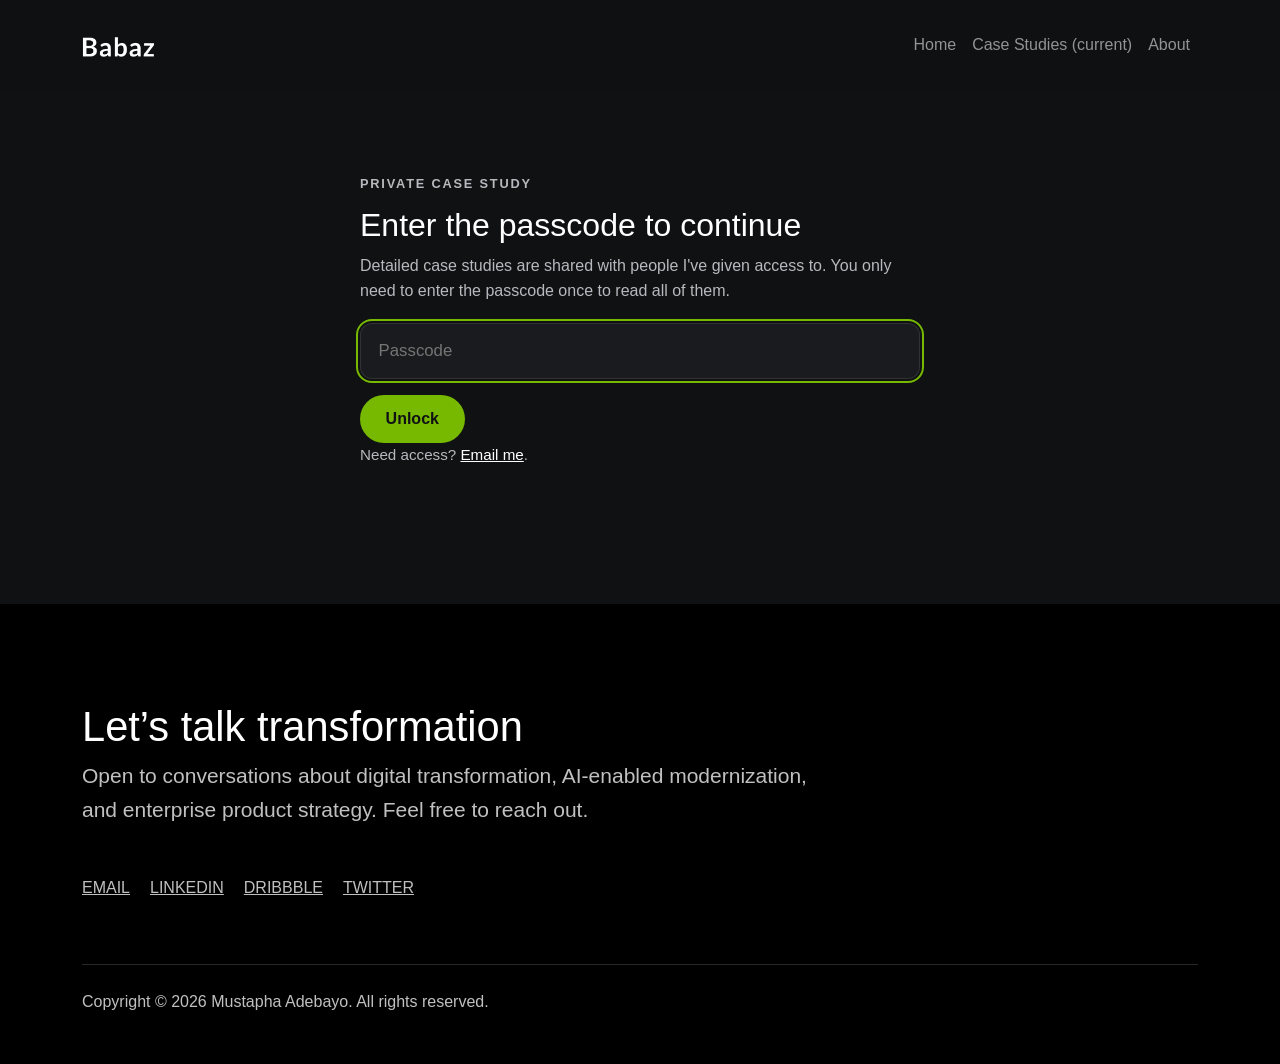
<file: interswitch.html>
<!doctype html>
<html lang="en">

<head>
    <meta charset="utf-8">
    <meta http-equiv="Content-Security-Policy" content="default-src 'self'; script-src 'self' https://cdn.jsdelivr.net; style-src 'self' 'unsafe-inline' https://cdn.jsdelivr.net https://fonts.googleapis.com; font-src https://fonts.gstatic.com; img-src 'self' data: blob:; media-src 'self'; connect-src 'self'; object-src 'none'; base-uri 'self'; form-action 'none'">
    <meta name="referrer" content="strict-origin-when-cross-origin">
    <meta name="robots" content="noindex, nofollow">
    <meta name="viewport" content="width=device-width, initial-scale=1, shrink-to-fit=no">
    <meta name="description" content="Private case study. A passcode is required.">
    <meta name="author" content="Mustapha Adebayo">
    <link rel="icon" href="assets/img/favicon.ico" type="image/x-icon">
    <link rel="shortcut icon" href="assets/img/favicon.ico" type="image/x-icon">
    <title>Private case study | Mustapha Adebayo</title>

    <link href="https://fonts.googleapis.com/css2?family=Inter:wght@400;500;600;700;800&display=swap" rel="stylesheet">
    <link href="https://cdn.jsdelivr.net/npm/bootstrap@5.3.3/dist/css/bootstrap.min.css" rel="stylesheet" integrity="sha384-QWTKZyjpPEjISv5WaRU9OFeRpok6YctnYmDr5pNlyT2bRjXh0JMhjY6hW+ALEwIH" crossorigin="anonymous">
    <link rel="stylesheet" href="style.css?v=4" />
</head>

<body>
    <a class="skip-link" href="#main">Skip to content</a>

    <header>
      <nav class="navbar navbar-expand-lg navbar-dark fixed-top p-4 bg-dark">
        <div class="container">
          <a class="navbar-brand" href="index.html"><img src="assets/img/Babazlogo.png" alt="Mustapha Adebayo logo" height="20"></a>
          <button class="navbar-toggler" type="button" data-bs-toggle="collapse" data-bs-target="#navbarResponsive"
              aria-controls="navbarResponsive" aria-expanded="false" aria-label="Toggle navigation">
              <span class="navbar-toggler-icon"></span>
          </button>

          <div class="collapse navbar-collapse" id="navbarResponsive">
            <ul class="navbar-nav ms-auto">
                <li class="nav-item">
                    <a class="nav-link" href="index.html">Home</a>
                </li>
                <li class="nav-item active">
                    <a class="nav-link" href="projects.html">Case Studies
                        <span class="sr-only">(current)</span>
                    </a>
                </li>
                <li class="nav-item">
                    <a class="nav-link" href="about.html">About</a>
                </li>
            <li class="nav-item"><a class="nav-link" href="#" id="lock-link" hidden>Lock</a></li>
            </ul>
          </div>
        </div>
      </nav>
    </header>

    <main id="main">
      <section class="container lock-gate" id="lock-gate" aria-labelledby="lock-title">
        <p class="kicker">Private case study</p>
        <h1 id="lock-title" class="h2">Enter the passcode to continue</h1>
        <p>Detailed case studies are shared with people I've given access to. You only need to enter the passcode once to read all of them.</p>
        <form id="lock-form" autocomplete="off">
          <label for="lock-input" class="visually-hidden">Passcode</label>
          <input id="lock-input" type="password" class="lock-input" placeholder="Passcode" autocomplete="off" required>
          <button type="submit" class="btn-accent" id="lock-button">Unlock</button>
          <p id="lock-error" class="lock-error" role="alert" hidden></p>
        </form>
        <p class="lock-help">Need access? <a href="mailto:abassade@gmail.com">Email me</a>.</p>
      </section>
      <div id="locked-content" hidden></div>
      <script id="locked-payload" type="application/json">{"salt":"R0ApiTkNALn3tax6MDtCmQ==","iter":600000,"iv":"XR9H2okh6Us6LXDV","ct":"b/x2ILBLKYJh5thmptCOveGDvLc2wDuZvFxQtNjlHcLD0Dhfk0YlqxHYxX+Hew5bPv1tAb2SQK31/kNtZdotL6/eoP2r1DbcBO4DgPKFBMxch5WCBKT1uiyeXOMybkG38RlSXJbw8fRRHe/FcJRP3vbxm547O53E+h4g1BwS/0WTYgibT/+huZzblr6gJl2iFzFqBG3uAPPketopOPJ6+PQMsgnujldicQftevp6IVQnzGReipzVvKVaLvlnG8rlY5/VatXa44RQT4FNXxP3vsJ9YZKmY5OhN7rSDbAU6ednX7grbDFltRC2jO2HGChFcVG5Ped1m+Gm/F5ddSPadLsWxv8tKbyjDgWJk1ZgwhRj7Oq7Zl3ON16n3DQFIJRZhIvMGcMUPRv+X7Eo+3/IDxsBDTzoetGgjw8v49pQ5iL2vFxhDPUeJ3PA6Aa/r+j713gQsHOtekbKZmVkC0yI6RxyuSrk8bddIRypKZwXKvvgybpGKiZjE5Nq4Odv1cKU7CdqGyUoMO1Q1JnZRxdgH/Wlo3afP4Dq6urQw+MHppgUdwpdUH/Hxu4U7oAuP9cVLIlxDoFWG0unfX+inx003d2mlvtkoWvJhSjbzqtkfvFf0hlhfCTuBT9curbS3J+g39+CgzzQz9LqZmQv4p1EBIvIk2ZftU/PYq49AUoWCDKW/7GPPnR9r7zllnAxwFb6T37q29hrH3oLxLU1lHLX/fDroZNWfL/4PEB03TrTbjyHRBob4ia4KdsyJFPSl/ygF+jCrycMmyinyNdl1kVvolfRt9F45+nGrlZsbACIjMjmeQ/jDRJE0EM43bY80+d0ToJJPJiocI05tlg64CKSStfTFsObhHi9ygiVYNuOqPCwTDMJoDwruLVoJcZ9eDrRBCPX4iDB7S5T/zPd4mhd8D4deFEphW/v3+RnP46sdtLKtJGziL/8DVFHpO5yLJ8+pNCfjtGlqbM4t2fS8qZ1coEzdve2n2znr1AyUbJG7MA0DTDetXcl0D53iBzHZV7RQazKVN7O5phUwS7s2191yvWxIm6Cz/HWwgvOC2IYoXXgx5LgqSd5JH/hrNJ/YD6MN1NUK9GYSnZa/5KNcKSEEsGAjs/tJ/YjC0gmMkVN9WHTVIpxivqaY+5JUHI4OFygm81lgnDRPdmK3yMcKW/qk6VnopvtOsQuVSBtowr5q/JXsI55Oq0KzBW9sn4AY1mbc6ctnqVBIgV8p4yVXYI08mZPMZOF7fepfCGG50jp+70ojTsdPg92xtqyA406iLHqO4oQeltX7dI2ay0cbr/mcxovtwVAV8n+a35EP/b4XlNVpfYkpzROlXa7gg73yFK0zB4ZrgYDvUpcZZd/rjs2olg7v5dW5vuDn17zm8d8nPlwajPdXd1dUE8e0ud/KAh0CpV/ZnfduJuvhpLfLZD4Mj0J+MtZGl2owyDujDd+zFItwdnIm3XoPxzyuJhT/0bL8XMUA3Jxg3LdL+xSd8j0vJbqfawDnNhnqoPg3IePn9D6UkjfZQnCj9icHT7ZWuZaoIz9QFuClHd+6sAAJ0ATv/7hdT1znLx7Mmj36EuzmV0wSV3g/JqA+MG822FpmVlBsmJdmwPoL0ePnxKPy+nJaWdQsbYOyqGni3T7sy9TmXdRRmzfOE7rido4uMzn0zR//cXch09Ry0pJyKU1LZ6nF4tj1YoBu7A6pY5S95zbxlu43WvrouyeBWnz5yFEzN+crqWpeGZZSaIsA86RrGOOBQ+cfoRxR3mR54zggvQ8jGOvVr2JCAMckkvOT4EbGvnJ+U1KdCr4G0qKDm/8ffJz/RRqgBP2YZEsurHTshkH916xDUGxleQyz6LhnrbHxQWs8zb/auMjShHVYl6BjpWe+FMIPb2bMlpFC3xnd++WFEuyuEAIAtL5Ca6MX+9iQqD2SRBq0STnF/[base64]/ay1KUMcd9DX2AxhihZJZUJYLeATp8fqLDkigv+Gkz7J2Aj8Mm34HM+WARS3X1srPLYxVM1zzHVNYcWlGJLmaLMoqGChv+2xXRhZnilR2j+sEQ6QyWmKqqmFY2b4an/sBfhmfURGIKWicfLl88XHlxASM6G7UBdNAJ1sjnH5HO+o40ki3/+INuzER3WmyLQzJRjeD5rKxt7aAQNRpjp1yba1ECEik0AxImTccRW32mC3dQO9QjOf3tQICdu7jQaFzQBuLy1wd9izsttWpe6jvMHEslJZLiRWXWRupqc8MA0Yir2R5JlFSK0ePgxhT9vpgh5vICeL3zSTlaTwXiDdtdPHGUkYv72c/[base64]/vh7OhomCDnyIfa5neDFlMmikHUYt3RI/1iuGshWZujyrfGRYHKf2eEtAP4JvYl7IYm+MlKx5/FSMAeJj26IgNwg/7AyduF9vKt2I7KTVB6Wky/a58bVRvxexrHPqNNjYjS+72GRtKU4bXlAF/n7msNklvjd1IYj8hzrnuTSFCcGWADRktLDLmq3jkjyEb/xRQk1Ted7e0KKBueclByi3rWnyzqoY2Q+S8ZrLgazj1NTrguxzW3IljSxNodAUVCZwbwy1humYkRoOsTcH3q9xIQsnHc0afrb6bFmHifWLQntc4qYT9/CRbMdNveDR7MiGXnF65l8MdnLOlw0a1jjRpl7K6OZvvXVZ8iuI/9bUebqTqt7T7Dxpur5QRjAkFOY1uBXAx6AtmYR+IAgwr9Zl2Sq8j9VNMWRGUwauxzURe3ZSwRDkI6u/UXZW8iYYXlFvu4DNSiHr5dd7k1mIp5xVfIpMHGLz6z9p8ZaJhDVDJHA6uDr+1KRoVhrDJYrEivAiwkO3/rLWr/opC8XnCMDAdXpChPabnMlLB1+1suZafiGni/UEp7nLtGTlh50l4fkakgR4oFxvhQZOXI8QT0BeQXV+58fvWdCf3KXtdqBVPnAUqGSVYp9E/YNnpFh9QmTvQJsQUsgRoG5SkkRwEI+8uZEcI2LA6WomMTG4Mp6NTWXKR5t64ojZTg7JtlJdC5x4hJ/Fmc7eHV3Y3s0rdeAYj6Oj0WBX9c7KFipS/VovNFn5SxHI85SOW7VjVUqvB/4VMiMEFCsknOIkRkBs3KjV2A82q+lQXNECh4/910luFkWNeK8ZW4iSNWSLV+49N9ZoWVaYgz3CHzwbs/viam2rIysxbXa7bRlPtcRBxoVVg3jhSGAMEPfGXi92gCLJOmX1eKggOBcVZC0NITiKvQ/ekqVPtMUc3Rt/[base64]/aIkfwdiszVeAR0JO5TIYy7R6Lr2uttOodyTRJarwTefJq/qtpTSNoOTbYZNsQQTxiDZDP4iw7sulBrP4mPdEqMUbAnsz02MzN9wRB6srVVZJADoc7PTOBrdopiOzmgcu1m8HEIy+mjnrq1kGoD5FD/w/8z2PTXzJRbpcdja09tlQMiTJmV3zWVnC1Fxg/[base64]/922DTYvLYy+8ltoQCLx0gSAI+OkLmbFQBivPrba5lzCELcHxBWEh4S2Dt7CwqClIVJCRCkw9mluJlZse2RknTBaGhX/DAECbRQqjQeEZTOiOjsMJGteAO2FAjsgQ+e8tSZuZFbhMyBWBXId1fW1J1OgTcmuL7gASLgP8HSgbhrt22Yb+MHtpKmN9gOzjIBeO/3E0yJSS6bmWuiFhiYYZAgwmnSsDc9vhD9L6ktTzZ3i2Wr6mJNQ113k/O9D8iv0GFOqEvEDg/ODlCDGPcP2TaMSQpONKIEHNr3L09m5IKxM2xpj136L7ErC/tT/MHFp4M1/qA9USiDiV8I334f68yDEfYN0knHECfPqYOMdYGctCra+Ks/zSpa9tIEOiz+55JjC7mQYa/IJwNv0m1C+Wk5JDKXNIfUZltTEdauFdvbMbMg0OgjjjPVnfckq4LqDjfdeLpSmV1Fuf4TxkAheJibdkNkN5Y9rWsDRfIKGR6LOHeTpsD37lNSJmBWyW0T4qEEATZWkZ/LIQ2GHweHxhtEHof/[base64]/fTPslDL14KYt9zrqQmzqUWjyESvu74UMD2/HIYyMkd6X1Qk5DpPMmIFtmq4TxOXGamxjNed+FAxN3ZUIvvzczPmCxQjKmngGlrryWlkAnaB2I7esb3Rn9lcFm5Bp/IEWPRs+2Abu43O52UC/FNEfhFx7ZjlMcTETm1kRhUq3BYW3IL3Hhnu5MpF6PYEmPdK32+t9eAUCwv3d+uAB8XF9+fqbPe2pSl7abytQb6ON1wzhg8WFtfQJggzvGfIHnT/Vh0qXgPfgFKrKrTV8ED5EMvMqY4HG+ZzCerMrt7hsjjdOJ+20zfgCPof7LfGCa58YiF81DTbesgleXVcw3/[base64]/6OoweKjC9fFf4CwznG2C/Fg/2V37pZmixgKFs8KyPuog4o8kklHM1Cl9db+bkUMmGJ/tJXJ8cOKpe11e+KC1wK4ITLJZxMuS8W/NP+PVprA2350K89PfjRofEAUdq8BWtneTHUkqpbjh+AqZDWtrvHsXDij/eGmXBnMLhbH3aRI36DSZSMoZ4Oe0mPZY6gZIxaysXmhueKDBxGl2TMiyfhtlxqhvVQgelckJ+e8JegNKA4p391IPsEaYLsAl0YdsnektZ83np+XBbMvIJbz7NfK+/bQmMrcFen6b1RRRUPG8yM7ijFG0jMmTJ3cOPtd2u1FIlw/phDQAdPxjCPCU/mZ4PpvRiuN0W3C3WdYw1LvXQMGSbc6N27yqviCx5V3yJ+Lu1bwrXBgf+laIBXs0flTXUqqcc28lMt8xK9wH/Mbk3jygOOq0tR9WumVA0lEStUXXgMCVEycCTvujxFDVGue74FpcV49ldiZg0iUj1jndxc7wl3aCG+mXlHSx3AMsK5wgKGR/93xnIB77Pf9frRpSG2x8WMUccwaNQKRMVrbJ4Ce68+qGUy3DByzSQ/jYbYDuHPU3C/KsRJ4uAZ7G9Cb7D+lSyoX4jtN1339F7qcU7u4+GgPqv4X6uXaHJjFW+VzQ09YUtQdDKAZvjTwFLGrSQlIowRAhtlFqs6GUkU6DHNw9Smu0IFMmUDZfN1Oi23AdUQzyCsXdHniPFt91g8/1RTqhPMpL4/[base64]/T8UPoCx9Df4GV1A3VOWQnpCXmbi0QD4gzIe0y8Jvf6U9VAe0bzHNTAPjITWcYRktBFE9pICneXLuOV0cnGGDpxBYeRH+dup4iNBYtnl5FKqbWdBwSl5InZqa6f1QIyCMSosCmfRhbFZbSBx9a9XB4P89IQKs6uuZXzwcUCMzUwgXw95aquIZ1p4FT3aMef7/ZvfGuBa3ZwHYVlvLjgmX3Taso0bSkc3C6DPTwsBpbCsFE8PLD06YZJR+Hqra/teWy1HHTon4ReB2TFouKbQvZTtf9v5PNLOA62tzYt2svcnz6aLHcq2/6y2a1qvmfl3ROra016QLoD6HC+DVnEbw8UfL6k7YossSBJ6Gu/QNexbZ721emusU5EqWB1JUbitoaURsm4p9hWdpFPKGJAWcW/mSYBwV2HSAovdZcprzxe3mGWa6wr0rHND21clYqWiDR9DM9sWQfnHFoVsBs+87YM7rDviycVRngcvXZ1YV0IpH+I0D6IOYYjy9kNOVULXNmIzXj0yEKEqU0a4/VrXWRRUIJrOCYSHJpQBIM0CGAR8r/86SaXQCZWb+qjX0XnLox4FEk270qY5gIg+ZRVW9Z5JpKt/s0FV4G3Kzzs0V2Wns7i5fZTxLm33yVmN8bz2AGgl9ZWWxrYyXjNt4FqYMOEfp+J1I4pc83R1pixm4DjWb8dgrF0QTAV3VaTNaYvm9+FopsspCdkiOZ3QlZd81g2fVaLlIdEZq80Vtv/gQfiMuur8HPIGpQS2I+TzZeiNijJ4iDl+Fqe18ICcmOHC+nM1K29WFJ7a/T+1wcLOs/OYGkj/tJrFtfamZa63tvlY4tAuEAy2ubcyZ4XfTlwZNSx6dOGGeUagcvahUYyHQb5Xz0Q9Zglz29Hycn+K6V8OFUSy2FrlPKq4Qx0immDDDRm8WcFZfmi1RHn6EE0tlF8QrvcyW7XuqZ0Kqyk3f6zUCVgGz82mCEiU7Or6TGa+TkaWuvgfO4/5g+iNIF19+zb05GcsH43bPty7hR6zcRtOkOwbO2RoX7jDM1KqxXpJQ3i4+QnIHVx5FA8w6mbX7N8NseRn6y5szkDmg32ECnPZ3bV2Y++pyAF4kCDsybGm3u7NKyWkojJ0buQGqqvi3tDNlRChrZ0lA8an8zldt32BA0eias+x/7Zo4hSpGreNOrI43Q7fRAvoCed1zOAs/hnb9+V28O0WAlggaadyl8Q1b8n2q6jiJGMdnEoJ/u+UTt6IxwA2HyYk8eoeItA/vtAZvxgfH3MUBAJyYO7FJUV/uv8rH0tTHhvykZyO9wg1Sv450RKzQC/WjYaUtWQdOUccsPqmO1vaKkktLQ50b9fcQxyUSMdC3NoZjxWRrOgkC1dxnqTUJBox+nVKWP0DeTs2ljHY42xPkjhyyK0kYMn+ll7W2QR/+pO/ZKiu5wl1TftBohCMn7pRv6BZhaSALp1LvSGgxlhhBg1OJ3+KEXxiZxhDf7IvUfmE13oPwOO7qjXNpqR4xzyV2f4Yfhp5dZxJ27oEoTDNOV42i3lGHPaAuREV0Ce+9EgZYj1H//kM0Su7zd15T+31qcx9m/JZ5NlBFcaYjvWtqEu2os/xiM+e/4B4yapUr/YPsZTMHqTa8iWyYM36t3UwIqhss68L/HI87o6AplDarr7ydJYix2MhmisNps5aMhcwyYgd9YioFnp4DhGz90fZk7cX1o/UTwgJOWl+19iTH514fkL0cAMmatrvj90weCB+bZ2QgBskWVzrMR8cBcCAvYd9q8C2BNykyBMM34/F0c/yBxLzHHLJzJSEszR55aVPTQPFPqhfK4S5kzV9nz+Mkb3i7kY7GTMU1uIn4jQSdw91fGU+PuwsKYcy8mjitfFdio07RXbL9YVaagj6cMXINNghyQ/MEZIUOHLoQfPDV/zQQKl+/hBWSEq/wQRUE3N5wXvUyig1XA60XXVIvDP00MnwHnN3mphNFlNibJjxAMyTCqarDYcwTOuSaAKX69huagSODfaTghNgek5BUZlfa6tZyH85fxTNr1SXxxDaAIF8l3o4t5y5t/tPKu/98afgV5Jgt7KL3lMkUYcU53GNMbZVGDgHcpyN3lUEhDpV9JgSF2wt5ZyoOIeVfMFD0bRPPUTQpyhjcBH/mqYRNXOAibrzsPf77qcN8YB3q+Kans2MwDffwZYpFnid9g6SYvRNd/EPxMefQyPWrRjobtL6ZPAdw+YrR6jN3jokzShEpUpGpcaT7wTytJPT2yCM8QECF9hK17+BR7ujS8PrZHPgS1Uca8UcNGnejM26WDISN8WqiW8y2t526LhEZ2xjjYuTG0kFNPSrVKyRT8rIb4OkMK89joe4x/LngUICIcmkgC4LubgfXz1JjBQWdPd1+vZ4FXWapThfugzLvSJXDrTwLOn6plOVusu7wE7bR4viDnHqtvRnzrTbRzf+72kpNaHQqDojkf4wxPkgnC/3eHt+9N/4XRTJtdT00ZaXAc5L2FsO6RlPo0to6M/3SvnNqdASrA2+5LlewS8tbLkMxWG+1sfMT8JF209IJXny+NpDenpde4ckTSDbGXbrHhAd4PhfLgr7lFI0dx9VEZ5LzfatznyPR5sadLvi/TUUUTiXp6C8PEHDoYplNeHusxiEWrLwcLECrzbqXlWgEhVsttq5ZkkrsBR15oQPC8POzjTwIf6tqupDb6uzO9xpgJtFb5xa1nuyNvawxtJc2isA5pwQnAB2x0O4y8FSdJinTZfd54VBHHlyfoaLBvOOU/GyBhdrZIg9rJO2ysHinLLtmrKyaUW02kWgSl4EBrvgayQBAXoGDNwgaaoZO/L2VMucdN9jzRdVxXj9k4DnODLIXLkzp6dFgzCBG5zIHOuqbk1WlFzTPSDukeAsfBTma3xUCN+PkyEv+ze0fDm6xkhez3XStUAIfgJxuKL0vP9YC+E/NKaqhqW/hZ6X1sJ8p/K87nwyJG+l5fDiN/wmW4gr/TZknIBooPuBxFnuY5C7v4l4i5ftiOg67VbDYzA5Arhrn0wMTQPbQF1R0FWqYTt4oeVszoD0cA7z4/PDiWFY8nSCOPi6krDad4j4gKcXOEz1Gx1tQywQQ9pTLYTgi0tI838SMGdyANbC6crPabr1CfQdEj23TBg2yVOay/A99sfjUES+gBrLr416HSpMbdAPAF2TIYTeKGiQSW2M08yPw8VMr6fsYt4oDHfXPWegdu3/WgJjaGnDZ9JT2VlF4oY7d3H6x6sTfRfsqOq1zmX6cm52nR0R7Z7jyidnOgZ2ORNrrY3cjYm8S4FA1duYcFYgL+017G8d/MxCc5LgHQ+5w1iiJtGoglG8GV69rARRkudf+PbVl9+elWIkVqxprqOppTal++WaNhFxBiUPYOikX4hz5eZyJUGEH3i/sk2MSszJgewgVL8syKBv4K6qgNwa/fH9dQJrxFiOcAjss4Wo944JdteU2JYV/SvBxeObL6WFNLKU8X+vKJ7Ak8YCY0PazNiMZ8eF+f5y/KHyDTycZnP+JO3mP9Fl3LU9xBT4GOXcgCAgB2A7Yp+Xf/fX/DovrW9EDr5Mmk1Lb6uWcOnY8Lyz+UuI5tnP/RT07f6RJCZP5jBluWUtATIyr0dm/lTGnZcPBDjsvGmN3sPZVaQTdwAdpfVrhm8DllbR07KG4NU5XdTs8lJvTuIpvd44EYt8dwdKZmpKiqXWFnd8YqanY0mCiAVgTY/g7sjzll7ISJuHZE2vuHXSbT4jfpaKilp1uwVi2hxp6r1w+i/o/[base64]/UFMe5WQ3lDwBob1yuO5Md7tiI1m4eAvmL2oIsn2NmbdnFFIDkX7E5bSbM55gVun0HMlS2LMBxlHi78iIZwp/StnDuQXMBJVToOkYooCg5AdPXDpd8v9E8Bi5Osc+toMdRXoITgnhg3bd9jzcE/kvcbnpJ85OFKCZc9zNoGO3EY//MZs8IwXQii3HZtB9eBpBHWJPSMFla48i0jof13GnzAGPNkfvlof/9N5XT57fI8JjuPURpcuW7vfDrtWRLUgVVEB8FtESjLZkQq7q3yu2cFsBrjRIVXJnYKlc+uw1JcXeGNCiXwHaf/yn1ZWAAGlnDRSdGEUEhESFLt2qxlnp0Vnj/Pmbf+6dp1AFbygtqdWGevPLdpEley130cdfSSEowKiU5ajdvO6CBneBchZ1uJfYGM5XtPEhwWzuCuKiwLUKtmgT+Aj+0bD7fr2pNMi8B8jz69r6kUlffKAXH9bYHzyX+8SSkmkPAC833OBMCnL7k/Cx3xT/x0l2ro0MjT+Cgk9cC0XH4ZGVE4piabLyYiEMwzbqbwctFeB2hYUK9TAhe/RLA3l+JMbO4VW5xz/Y4rTabFZnrrWVwBPgukjqBxJNICzRvahE/mwVLKPlCxJKF8B87I7o2AZYZooAmk8hXebcPLKsyIy/DNINNr8YCnbtrM3rtD9ulK8C2AoRgSF39ouA6IHGadGCOJuw1/7Xco+oshMh4zobx+REQiy3gwxot7fkl1K9/UAmZqTjEz1UJCQSRwXVAmXK4fAQNnNNuhaBy/B2ZgHuDFv6a/VMZbLCMHYt6pIhR81p79ZBTj5kbb979oA3XcWACs5luiRlw2rqz4bDBvVjxWACBJoOPYoY1aHPJHFAF/0SishHI2KIb4gdvEMJMFMNIBScUPuksI7j96eSQXg+Gi345kBXDBDDewW+z0XOV4LdNJiLEu5o/R4o89jZJPjsyynBVyfth+0aeJCFay4wW8pBgxz/ND/9sZ3AqTtiemUqI4p+Xd+Gpd+4Bd6cyLijhg5NWNe1b5bDOfk3DP7eZ9ZASxHSB9dySrro1IYjenEvTf5du1qOjpB6qUmWNhNGinDH3HRWp7USasFPArmy6YKoTNNJABYJoLdH9MtrOgRe/ilHYKxCv6xYaYOlaeUmYPUnBkeY0u37ZIg7qBhOXsVWMSY4YtizRbOmA94s09IsEXgKK36Q1xAxt8nxV7wEd/8myWSfb1nre2C35urPBaoK0TxwiP1WW7gjCcLuuHf2Vf/FAEhojPBY3h50OzlXBuEkWK8oNYTDBhxw3zaVasbKxFSwX9aCphRUbknoAqa0uhgY0Cu/qvLl9B/xwjGURcPGdO8uIbm1DziQYCzq9UdV0uX/XiFlS78me2f9uVFTLRhyfM3XddPGheRJVtA6CgBKt/mVJHGw2SkyeJAWVkzy4z9kkIwILzg5BEWpSKIpSY1YVYvn8hbJeui31PBUzilr4DIxK7GfqdJRtDHDwLzJcMFixplnndVNgUkdD9JCVErZwpmSSo/H0pZjJhrNp9TUQ7NrtOcqx0CnSVG47SYalvg7bIWYyRBRVCk5B+PntPHVpN7BAbEfvWASvtTNKdAFdmPuzs9tlQhW88Gd/F6G4NGu35kFP8vrJNhUBTY3cZGVaVw/Z07AYwWw/uFTGp+/aXAyDt7qckGIa3S1TgN1gtiTj1dwnGpIegYuTFbAtrUl227uh5o6lu8Ucm5yag/dfjMUe0iBpzDr93jiRfuYn/4F9PR3o0nBM+HsJpqemHAYIo9XaIdYMbXUbIm7vsSKZa2B9xoYKJhCTEiEyS2hxcmhhMNodQQmBTtr8OV4f2gU/fALed/[base64]/BmBhvZDbaPd5rQtjvyCduhEWPNevM9g3nstrtucFE69bI1sPjVxeVcfT5EyEoKyr+Q1sTbSvj/csR7ommDZ//cWclgcnuXG/xfvo9F228BS1KSAh1vniAU2iybHwlVYI4rFNj3HpjFIvgpiOprxcpdKqBnqzocKBViu4A6Z3VvFfWBO2SyU0A076MGqHOD/MPdx78VRZaKt274Uy7Ao7nD2oc4lDBFoegCuVTkiCaro5bBOCcX0lCXcw72A9cRklWx/P/RaFLNi2hwP1zPnFgM1iVAeb2mT0im0GnIJ72RXXB88oVdxWwTicJ6FoY1xPj7oSmF3FBdt0VZUXmA6mam4hSRqJQnoB9XuCryBhiExa83ia9Q7IHgeg4Iiu7ZhKfVxTdmHU8OyPFckzh7nH+V48MTPRRV4/v8qf/2CkhbNJkcC+iOpTkQAy5MySY6hQhcTcGYAZU9dL/[base64]/NvCoQ4E0g5e6LWnpihwY63/P0yyC8kxLqiCMQOvNExEgWROA89Os6zwIsVDdIKgIN/cRXfmBkt6D4LR6p835N8tRUCl2MJXrKmM5HS8/KEDEvv7Fe72cRk8Tsdmg0c/[base64]/+uZmVQsFn5/mZDhhU1wpfk77eGZiBJo1UZBijpgowfRI1QKpq/TI8sDFYm2EMmGudZEoZ6A1Ki4OTFsiPoszODLixMXMMddM2Ubt/5b9slyuQWzEyY38G3pe2TLjIp7E+RIhwpa6yankrsFu+TwRIu6iXcJnhfrGsg1PQl+4mUcfqkalRylDscyfwhXl0+dsfJpVplp6yfgPUSTWQeqZQFZUsYqC+uhY34PG+9u8tqD7/zyt+dOh7Uda4/[base64]/D8dtJ2Az/PZRZT4DlL4ri6M6xBAtHPjScYVPCxsrTqa4/[base64]/cxn1C6+PruxtmW5Txq2oK1untQIWPMpJzY0+KuTcCjfjECiBhWAJ/rSGG83TE+NGEgBu3WeVq1h03SNUaqBWBdScsSMDONHEI+suBb9aZuhNEsFl3+XwUB77iA+dmo91EWig/Vpo8z8M4wdQ6XJ+W55uD/AfaD0+JK2U344EGPtKKAtYY4WccrNFad4YHKr9EsGIQmDiu78yeZR8XuaSsIzRTgiN6QqpcFYoZ/HGz2cEzo+woVD2YDgvVj/c5fsSH1IT6CGZndioL0pbbHgYBfMMG7V4ma+DzBG/VEIs4NwI1zM0NMS6rmG6I98eZAZIqgwKSLW6NWC773qaKBmKLH5R0+iJHoiGtYfbOZoNcD/E7HSeLp54yNgNbnx7U7iLNWOmCllxGqj5MQKNXWOmlU+ijsWbw0Q2ZbLW7efBv6dRlyiH8cUKeISyOf3Ep1tUZqbHjKNlOgnffXR+5gBLqglClczVkndLpzbrZ1pDMmC1FlSAIdZ2SRzH7iNleBCZ31IPWOSEpCgqiyAI4vcApTfJI5U2LnoVA/mDF4ateCxJ3JseV051CFAC+WyQTMksC6iP0bqLZUWOf+15A7iKM86ZJjJq08jiAIZesHA0Hyv8tn0eOB8wgmj/vkgECA+r7bcsN7htv1HPagyQRxJyFMGq1vjwY6aBZFucuMIyCVn73jyTTfs2wSLW8n6wzyAgH5HRSK/genZW8NjpeChK9OZuMZqwT/61ZLPMUh/q5l2iz2M32kLFMHm/yKzEYvLtL3k21TMvzMwjLZodlxvex29OHEAC3ADzMYeJTeLqoA47b09IPtpc7swkTOIh+/Nc8Y/YEDwILW3uGvMFypdJIg227lXV54o6m/7/LmkBi0Byeky+G8tJJcKhwOaHcXNMlewfCeQ4bD3XUTyznnws51sBzt7SmSRSzjJhXwmVZo23Lq7iGoxrymYnXdKYZR7/qO47tJHSKM+qfWFUf/v4h4i5r6kpdFjXaN2ve6QY+mNPsE2j/pa1zYfesdWdEyNGJsgEaKP6AGsS7woUeL9LqVNvKhsHfOdPZV/vh2xO9fiEdiao0ugYLvojln5q4JiGhspWqoJJh75wk7npJ7Tz6wovFdONu82tNwmvRqL9/FGjGvNmAoxCTsqudpPseoXmTj/p7RGyaWR0JP1w7NZrpvv4dt2iKiqPZYDQiCJ5xwfvBtLt6sKB+JIq9f+r9VKWGpoJbggD6O0gStNLG+VrNLeVHAW11RcWZhS7mFvjYoLbnp6tp209S5yV2MQTxRGLagUamPd/DYk8LAqV1U9s2SKBd+Rd/[base64]/X/aAxbvIakq8m5wlaFADh4GTVZidaEX6yGKtwYgTGyJFVpaMEGj7xlhZiP5Tk0eqEUMgz6mjd52JneeLeRZ2KqUi7cTy7Oyf56r6jiCgL2ofNL+zLR6SxVFFqkllMtX4ttX6gQUyuveWwNfyE2Iaj251Gi/HpDXJP3Hw7/EETtcpaDWXTZnHdo6y6skUkDcGX6gaMIBbrJ0HVmXqYKsLGtZzxyWGrlmtQUr5EJ/72v3QL0GbQ4JP+hdUjnmgYM2kMg0IKXcYp7Ih/gpZTcWmRisxalgH6ExcqdWv/J/n7jPvvKwxP69WSgaS9qDcvvv6rNXFnDu4KFaCuoPGCSB01tjS9tSm6UqQghY9yfzbkRW5dpm3LsIYO/7Ct4P2En7pQPtAIcW2xmRGo3/Thhl8y9rs4bqEZwlFY+7G6ngsop0UhStS76Y2mup4NKdVIb5p1rfLCgmY2wUukw87C5Ze2/yZnFGRFxinVXaCPrsUMyYvwqXKyCR50vcUEfyBxDbpLqZeBhLX+ajtMM95ireHv0i4r2L++B6pDseHpVznpTcXqQWf68Le8EnGRXhoGyGyfpl7a2a9d95MwFa50hIJynq4nQuXNbUBduzqGY84feqTh0VX9OZnGHbtZU3WbPfWvVjGqywqXiA9DrDMHAu/RUY94fUA3svabyDtmaV+DqHTmmI8p1nlJ6M/tb8Wmy6mP5Cvn47zDYUfK0FwlOzva1GD+epNSDzkL3hPZlUqq12/4fWBGHtlqYPON9uYsXzp2CaVlN7g7yVzXP4J2v/jnJ/qTdPPtWhU/kNbEaz4PBSc+3LuMLH42bbOekqlgirUuOXCpb72FLuXuu1PHVH/bEH9fEIpR2yXYYXyqEsXL02XkYkI6pMuvMpOrpdj3g+LJqtJva1eoctecqnq0zHHKzQn/D1STxVtrjuIM+QmSHU51dZfQ3OXg5kc4N3JLsN0pspfogXsKf8a1OboYGsJ0vmnhYBmQcVFu74jmSalVqK2ew+12QUB9ea8LDuIDIzi23MDwIb0AL2HmSTbmZsYBtL0GJ/Rj9MjoQg/dqfssKBPcZ0xmCQl5KIllh9JSi1UN7e2dOhVE4r6I6Pg9o9XLtI1pyGEsDsE04r4/comFriSIRaSBcjW8jS72z5sENw5vxIRZtgeYp4G8J1zE7lHd/UXZtXcuiyg0F8t2lIcspFHmC/0tMKvlX7eXY0EoZH9i3fG9N3SI6cG5zF6Vr4Uw78yDK7YpkDY9pi4y3vFgU="}</script>
    </main>

    <!-- footer -->
    <footer>
        <div class="container mt-5">
            <h3>Let&rsquo;s talk transformation</h3>
          <div>
            <h5>Open to conversations about digital transformation, AI-enabled modernization,<br>
              and enterprise product strategy. Feel free to reach out.</h5>
            <div class="social mt-5">
              <a href="mailto:abassade@gmail.com" target="_blank" rel="noopener noreferrer">EMAIL</a>
              <a href="https://www.linkedin.com/in/mustapha-adebayo/" target="_blank" rel="noopener noreferrer">LINKEDIN</a>
              <a href="https://dribbble.com/abassade" target="_blank" rel="noopener noreferrer">DRIBBBLE</a>
              <a href="https://twitter.com/abassade" target="_blank" rel="noopener noreferrer">TWITTER</a>
            </div>
          </div>

          <div class="mt-5">
            <hr />
             Copyright &copy; 2026 Mustapha Adebayo. All rights reserved.
          </div>
        </div>
    </footer>

    <script src="https://cdn.jsdelivr.net/npm/bootstrap@5.3.3/dist/js/bootstrap.bundle.min.js" integrity="sha384-YvpcrYf0tY3lHB60NNkmXc5s9fDVZLESaAA55NDzOxhy9GkcIdslK1eN7N6jIeHz" crossorigin="anonymous"></script>
    <script src="assets/js/nav-bar.js"></script>
    <script src="assets/js/unlock.js"></script>
</body>

</html>
</file>
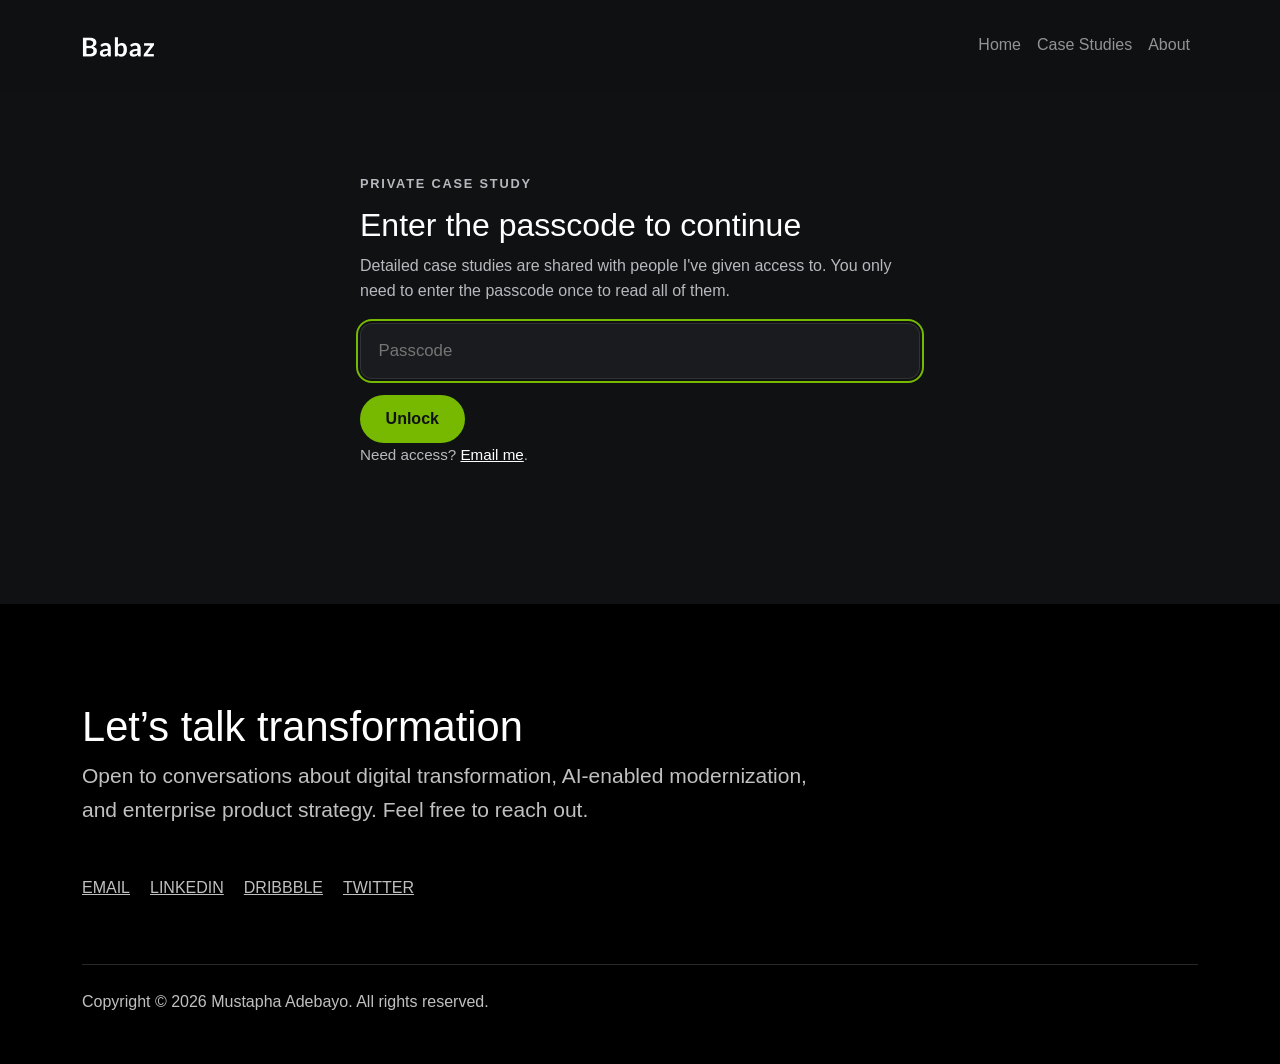
<file: medpilot.html>
<!doctype html>
<html lang="en">

<head>
    <meta charset="utf-8">
    <meta http-equiv="Content-Security-Policy" content="default-src 'self'; script-src 'self' https://cdn.jsdelivr.net; style-src 'self' 'unsafe-inline' https://cdn.jsdelivr.net https://fonts.googleapis.com; font-src https://fonts.gstatic.com; img-src 'self' data: blob:; media-src 'self'; connect-src 'self'; object-src 'none'; base-uri 'self'; form-action 'none'">
    <meta name="referrer" content="strict-origin-when-cross-origin">
    <meta name="robots" content="noindex, nofollow">
    <meta name="viewport" content="width=device-width, initial-scale=1, shrink-to-fit=no">
    <meta name="description" content="Private case study. A passcode is required.">
    <meta name="author" content="Mustapha Adebayo">
    <link rel="icon" href="assets/img/favicon.ico" type="image/x-icon">
    <link rel="shortcut icon" href="assets/img/favicon.ico" type="image/x-icon">
    <title>Private case study | Mustapha Adebayo</title>

    <link href="https://fonts.googleapis.com/css2?family=Inter:wght@400;500;600;700;800&display=swap" rel="stylesheet">
    <link href="https://cdn.jsdelivr.net/npm/bootstrap@5.3.3/dist/css/bootstrap.min.css" rel="stylesheet" integrity="sha384-QWTKZyjpPEjISv5WaRU9OFeRpok6YctnYmDr5pNlyT2bRjXh0JMhjY6hW+ALEwIH" crossorigin="anonymous">
    <link rel="stylesheet" href="style.css?v=4" />
</head>

<body>
    <a class="skip-link" href="#main">Skip to content</a>

    <!-- Navigation -->
    <header>
      <nav class="navbar navbar-expand-lg navbar-dark fixed-top p-4 bg-dark">
        <div class="container">
          <a class="navbar-brand" href="index.html"><img src="assets/img/Babazlogo.png" alt="Mustapha Adebayo logo" height="20"></a>
          <button class="navbar-toggler" type="button" data-bs-toggle="collapse" data-bs-target="#navbarResponsive"
              aria-controls="navbarResponsive" aria-expanded="false" aria-label="Toggle navigation">
              <span class="navbar-toggler-icon"></span>
          </button>

          <div class="collapse navbar-collapse" id="navbarResponsive">
            <ul class="navbar-nav ms-auto">
                <li class="nav-item">
                    <a class="nav-link" href="index.html">Home</a>
                </li>
                <li class="nav-item active">
                    <a class="nav-link" href="projects.html" aria-current="page">Case Studies</a>
                </li>
                <li class="nav-item">
                    <a class="nav-link" href="about.html">About</a>
                </li>
            <li class="nav-item"><a class="nav-link" href="#" id="lock-link" hidden>Lock</a></li>
            </ul>
          </div>
        </div>
      </nav>
    </header>

    <main id="main">
      <section class="container lock-gate" id="lock-gate" aria-labelledby="lock-title">
        <p class="kicker">Private case study</p>
        <h1 id="lock-title" class="h2">Enter the passcode to continue</h1>
        <p>Detailed case studies are shared with people I've given access to. You only need to enter the passcode once to read all of them.</p>
        <form id="lock-form" autocomplete="off">
          <label for="lock-input" class="visually-hidden">Passcode</label>
          <input id="lock-input" type="password" class="lock-input" placeholder="Passcode" autocomplete="off" required>
          <button type="submit" class="btn-accent" id="lock-button">Unlock</button>
          <p id="lock-error" class="lock-error" role="alert" hidden></p>
        </form>
        <p class="lock-help">Need access? <a href="mailto:abassade@gmail.com">Email me</a>.</p>
      </section>
      <div id="locked-content" hidden></div>
      <script id="locked-payload" type="application/json">{"salt":"R0ApiTkNALn3tax6MDtCmQ==","iter":600000,"iv":"kcuL21BUQz/oz2KD","ct":"KpXhmQeGrLRkOy0/fBqVWKtU43UdnpakgsOrGnHZElMbTfOceeuBRqvwmL2muNy/1D0pus4Cus3gnOi5yia+J1cSGETiAZpCieFK1PfFtx7P4OXKpU00ekj8CL/sATbkWjQVQ3NfRhHYVnMEKu4MYdrEcRQG3h4PCNRBZGKkopzJFoCETXd9pcia7eBF+/UCeKQWFvKvX9LhR7iz8u63htWLdq69iyaDW4gKvwYj4+YlaH+WOR0npfzUL+8GcwG1BINosBQbSoRxoaLvCmHCGOA0dDEfeIxFMYRm4mweJFGaRMFAE7yN0loUHt/Fr9w0q5NiuXxfM2wsM7uq8BnMkT3soQG9cR2Unt4pV7LHYD+YhwV7Q1YFPXAlO/zj1yk5vvDHSzdtRMiFh2YP7VS1TKtwwjDWmwrcHXmO1zyQd9qJQK5+UiaRL6BPdmBgDKDQTxA9D6DP5oDefCzkMzfc2ePeT0k/Fe98Sn3nZSXAKzmsYf0O6qF95TSCHu4wgC+OV2JyUgs+7PxZ30jUPLORPxWWgflfJQQTS2HZS6KG65opMI+JPnQAac7uW3VijWpMeXXkwx7Ou1OEglvK4BaT8NEdZpkxvXvNDrp4h6tnVaglKSxmASpIMQV73Q/ZHi8rHmcDEzVkBsh43sONtxqU3inU10n9/OXE2iyR4u/zXLtiAGocuJ2RuQTN7QvZUdNxOxnCMXsAbafEouPjL2I3/foZku3LBFKCNv2ylLfK8dQyJ92FO79f+yDWjyBZtYMoQ1m95U+jXktGLKRZX+K5Dw0JSyqnwDcUVpOu9uJCBMorCuhcA/Gw2k4i1rTrJlbluMzMUwWewLCE5ba87sU+MxvkrUyiZda3Vt/rLnITbdtsIvHCOram23KMzT2mgOqzOC+j5b7Sf4Q76UIoI7UQm24nbOfg/gJ5T7MvBSO+mxke6NTu07aJB8PuUVD6m447OheoE/BIq13alEkbohDlHg2CsaSEjgOukf0Pcw3MGh3BO9q1HMBgLFrmhAbtBvLmV9dKBUrHDEqBp7JgX7UOVQDsT8WmgDaf5dKUrDU5Q2aKZFgAUntlpD+rd2OrKRwmcWJ4qFyjLo1zFx8nOh+aR5DdGggkIFUbiv7lpRzPZktseY5M1/98CnXLHitTYnWHtwAHHSwuM3mdwKfXMu9uOO9Vyg28pH1bs/mYdFuMqPA+h3m87LCk6D8bPrtpXWJq/2KKYVgMVGfyzS7KP54mJIwa4ojyMu8B140IhSorI+P2AGmGWMFOPFrZs/30SFQp/Rhsv8CTTcf0Q+cj3qYfc02pecaWERjwY/dqU1d0ADd+43WzEB4ntHQ68xXWk9eGsjAfkWNTYloWZM5j4lDOcXkaCylCa+07HyYoDLkY/jlx4uxMrsIDaeazzh+AcXDHKYotKZ+M34cGQzdw+yx/mqVIThlWqp0rH9cvJtmr/GMJeLVZebUbzK1fGZJJI5iUNVOwZL36vWiTKMbdzCxUl3u1bOgJUFrdrCF4D/Oc/87QTtUzOsZgKunpecOQERIskyn2qY3fryEQ1JKt4T75RloTYjRR0YQrCpDXPVdu75Fz6+h+SKgQnqWnaHmRqc/bfmR9tAFiZXmMwHlfl/GVL0yCLHt+98iN5DrEZJmgFNyukFRcOvtjbLj53pQLorI+rAF9if/FHsuwVoXt5z8/DefbOhxBWo6IL6vecl2TBHxhV/oLVVzBhCIwu3e0PGHcBhfPO3a5Z8RW37oIPGlxuIpzOxDyNxYugZbqxdjuyQqSRYeEp4X0laZ0Orj6o9bbJ3MAYDhs6opOh3vFGGWfl3frU8wl4fJQtG44I6jooB74dpFqQw7Bfpht+2vMo5vj29ZzL9SyZdHwxqF2J3uAKh7zuYTQefUU5tgpM1oIhRN/PMSZCNs6f1Fav2+NE/TmQDOsnkhnhuLrF3+kEGL9w0PKkF6TXv6OJEB+zJbfjmDT22k2OYWmhKuv58aY4tB3M1HyY2+/gHd4NrdTABu8n29OjZyKwUXx6EsPhbMjO2PTzC1+dKbz+i91jwXdvwiF5Ec2DUWoOhj4bIMjSa76wGpvLTKMQW1EiAucxLMghs1LLkR6Lq35av9RGGbZdV5NfcSGbP6AeuhKc6kUkGJLzoP4Yj8eaOKGsE371Iru+uYsUN6IRHLTNhL3WvT7MpgNHAUgDP41j/q0oCHUAXgiloJeiafD+ZJZMp3eNM/m5fJQUrmKxYKm8Fo3xd3kwVPZyZ2qOE4dZXc0lRENeF8xEXzT65dsX3K2Ys9dSkIusvJnoKiCC2CXdjVV364GB3yZllBTqhhZbpFcXDTC9AYIxhGqq0eAzv+4Y/piseVrBQwSaewTO1JRtURwszeuaqKMrMobzl/0C+5cD+/bH51APphqRre4tJY+eVJGRhZGxB+O+MYRWy0p6ZNzX5N6lhH9ybaB0Yhg5NBfWbukv/[base64]/xQnW6jUYopJ62R4q+Y082VUVBTvjgR1RLydq0n3h0/FUkI9+ovU2Jc4IPAAjf/4LHW0Ezi5fcRoPca6R81E+YtJnE7rKy9uUjuJoT2cFDL8CbCfa6wwKE0CuSADP7EINFg0zX0KxoSa16kest+xG8HaOxl32tdc/7MKCFpvghThGhxBVnXsXFfZY7qwSQ9UNQ647FkMCA+EChomObmNFTVXQDuS2wEXTwY4RaXjr5tKxC4xZMVjnq39nIznEe4Ovb5nl1VPDoce17dUYFvXgF0as/9D2r/1uAQ+mfxojS/KVPeCEnH2D8L+3UR1gYGq3h3iwjvCSPwjK6xGnnyRcARM8ghXpFzbSqDRPBsxTiJeTJyqvuDmLq3wUiyj8Y1UnKhFAz2OUUybtWGb3pBGCZEeOQCoy/n+QLcoMEaTJLwuZv4lq4c2ILNzQDkjnGD5V9vjwggtB3IeLFFohL6yp+hRrBq0u/qEwxBY5gJx9loCavtq7fE8x/Qnk8HFK+yEJw5rwm6b63cZt1xZzeN1rdcKqdFXeiyqZD7ZiXgXQJbbnOPsgVPvS8Vsi7ibYdOCQR4Z8g77qqQqaRiPSO6t40dMzGX4yRlY1R5NXb+q14Mt5iNacXmyuFpTaqKIb898L4sORm/XbRYx/ezOGW9XcOHX/eHkorsNS5BpSuCNEASUUQNrzrYSaAI/PO+FJyNnzUEPhU6DqG5I++FLiP2/NmvSD3XZ6hELA8z534hEnT0Ac5T14LfRMVMbIzRTnpCCL3lAtJFqGwMAtxjG8OvckDR4YNs0ITzEyUe+WzYIQWdV758QW4hbdLAbiWwUmHlibnwUvxGf+Yx8vDksT2C8wCUxRQsozbp8dh8tmF4udhY5WI1GLSq1X7r0oY1dq0ehTjdP1WBE5hfd+qp5XNnXj70kJd/+kzXSX77U4zSP1lCDVqQm3aV4iy6Apaa9xDcequhCRSTlbkCbjqQxRwLHiv/y+/c7cWNG3n1EkQ4z0wZq4mwWgB9VAoYWrZ6POQBKp+KG7Aq75OyLX5uLsUXVAhuUF9Zv/[base64]/ear00uOlSRge+IpyZnmxr0TfvpxSV0BE8yFAk8hUA2JPsew3eeGfIHXalRBQ1IbM1E0I4LbYciqbpLWOAEGTvI6SDZeiiPJPsznUdaC6Q8pCfS+HrI/+2caqSSMm6CJhQc9m+tShP6nobixGj2ne4ZlPOuwtY7NqJ8S/7btpqMlvSIfU95t++UArCbMHOLiyCc0ALU2mlQCyXF8ZkVYuT9CWzlfQbmKr2R6QIkC1dkyV8fZUbsZ4Hsqr7xiVWB4eecOEaS6s9bIyK4TlPah1gQQMsooEUPodOjg9e0jrfBq3DPFkFwJUd9Q/H+ePjd0qwheV0UMQQg7CcnSt/y2726Nf27Dz8JC1y0CuG1o63ijJ/KjOof9DGvVzG9se6YvdoS96lDjx3+ZUHXNGiI/ph1mukUqfzgUUJYsU1yfuBYQD5Av5h5dN2bkPQOA9X2sylfvcKu5FmG+c8NQ+4uM1ssXF6YLvZsTBIFb5HTFJVrbgVsyYZm6L36p2D9urolpC7DMsR1EZ4PY8yZoPIOjUgst1vrD9wxuBL/mefwbyU2IsXrK3/QOQghzJl3caQCw5tjnhEELTjSL1UY5WeMaKaTvqH4cPQvclX/i0Fb0FICL8XwJ9U3TRXQs6cL7vKKuHBVnlqD0QCbRo2WDMviy7WCmhTticKD/ywpfcgQ0URV29RPKPHYtRl6wEDKFynm+zAY+axLwLsIAw7DYRPIIc6Bkh9uBoNAYrmpCEI7kF/xPIC1PJrB/au0d2sP/06TMafiLdZXFEsFEUDFR1F3BA3tmUsmjlwOdROX7ebu2EDg2jfEcR6uTYZd2+/f7YtEtfWyGQhCPxl6elb0LwUtGbGyZWH/SMIdivRd5AAQHdsHGEJEsLR1TjPCvIEwt40PUJ6YPP5+iEeuqYkIHEd1+vCQs1Le9NtWz5HIL11ReexehCt4VH5VH+R7tAmVlLZ4LlUp1zHJB3p+RLk8N7dKm5jDY1xjQ3Kh6wRKn5WSwZOo+nh6SP0xYvVFqotoFmn/EPtxUTWHh2O/crEaxIMfr0VxhOPhPn+wGuhnmgDsHxbK0BNLfOS25dLN+a/KXZjSobIo9bLpykZPFT4OQxefjzMRIlw/CsTljly4hLoe36wLKUAWvtoBSO2EPcbtIPU8nmCNhAxRQO9hZKpwILXx53lkKF5j5BTYg/RhlyCwl51xwky0ZIzZtJtqe7JxjFdIQzvNu7A3NKebUtArOWfYwE3SwTbLS5QlfujkXB9LSB+nt4DuaGDTP7JqYzbUBUkGSz8Qk2WwtHpalGJUyccWgwpwkj/XNzUhMLV6mMI3bjBeTKWoW7Xe81uMAt+C3hiDl+5yhnDKja287VIBRJdCNRoSm3V7mJzSoLacEO1+yKegEVwnLmFjfUaO4Bq3GKV1Qhq3ORGD3YT9WE2BiQ22oY4v74Lw1ppXpsha4t0Vk4VHCnu2LQEZLTDAeLxQh8Qmwl/BLrwS/[base64]/l/WAj/DGP5SMzsOJ/i0ectkN75JfMdEmRRx9A4Xh9GLYrBHgjxdmZk4OqNx93hybmh9fd+3jX3KGAn2g1BeBeCl3oE68SZBZwG7ypchADb0jhj+/3cBlGCZnCm2aaJ6vfzjFIFcVNmJGx1jQLRIq/Y0/bWB1x/EmJDaDsYGG/msCES4XI14/[base64]/mLrnGiR5wjDSQjRSThMQBYzvO6eeSiaEXpTAvfYuk2jzE/PpAvqwfcDBHczq5ooCx2NExUB2cege+2rcpfXai8od56R2mk8FJtmUirzViQ+4ooPBGS+wTtSlww/AHAzpljdQLzlk7sdoWFF+0Ak3iGppAFrL/AvdDKpHQSdSt/7jpVkHNBDOLDZGb2V1iFlFgJO9vM9oPIKRbgQp+7oW+Pn+SQL5Lwd66uuMQ90ClfSvGrnBAdOZcNWtVLeK6r7dXjtqakpl0kvyFpbeZZeG512QkZOaHey960ovFjZ/EgUpZeRnEU3Wlf2hmb+1kXpBNwXe0cM+AlLgz4Tv8abWf6lf1PXOX+DYkeFIS1LTKXN1sZB8yryYnCGCydyH+hHvNlBrT05FMBW8Ejd4V1vacl+/wvtzSePLYD5m3XeGPXNpxOfK9kZkqJr17C0a9SeAeTsmd9lg7SPzFRWCo2k1yBUNP11LsKTfZqeHCOVB9vtIEJgCqdTiHwD8B4fOh8UrIe63OHRpewr7LPUGxYQeNOregl2joQopL11hjA8e+CMspx42e3ce3Wxnix3yZ0ROBdpjP/r1S1zsbGmQFhvnYtFnUijq3hLqW5g+ppjlETRG4jJTGtr06qGnxnFvqEGWMKNgdMQOWxU/l/6P8tD9MCQf/m8z1ZjHLHKM3uOEjQQ61+G0E5EQVr7wBPA2jiQn+fmsdrrVMHXEe4o20YKpYF71QMHnv8hzMxHTBlsOeIi7R4K5R/Jpnl0rmrt0LCe4hODoNvJqaSHEMoZqLqUtRpkCEx5qWmDablkUyHkcCCbr7xDbeb1//39J8QeqMzhSbR4diNKwYeMliIonoca2n8YqijDtGx9w/19uK+6oc98lZGqPKFJ5cuiJr8JS6E3/ToWHiQMAK4sk0Z2vrxK2X4FzxtuTjDol+st1KY9bdGx0H2saGFRY4nJ+w4sPxBZXJTvcYcyaMasmJloubCNiyKZeqHrW4n3vndfjPr9X+zYviZGBqOl79lFltjhFCz/ocSHTShc4xKcKL9U7IKRyblMFBW5g9+dewd/8jP6Ly7kJMRJO1ri1Bom9mbAMJ7VTpm0n/bwz/qlhE3mQ124epDfuFEdCBqRX0n7zIfGbaLYJGlKOreDUaWcjcRBZiD4bFlaqubdyrr/qx6ylDB/MLUvygQ6AJbR06wL+9R2WfDfEr4g/R8McRi9SHuR4twfuny5NKuXbH8DZL/ChG7FwbLGFWyWTlsB5w5Gd9OIXahzmDNURUyg/Fe2IOJd/+Q1d2LEg/Kyz+hVLivmhy54RPVLOgkkakPZH/5dv/v2dpaTu4ZzmVRLOzn4cpEGz+xOMdjIY3YI+Vvr7YnyIXxap2ufSaTJGeqnK5byRxay1tOyQy1L5H4eovv8ln8b5Ka5mOq9z4q4Iw0B/cyT3d/vL16hUK5/xuvL1+425YgkgVV8w+NM5x5u8ran1G2TMYLZ4Of5T9fXx+/UR3IVP6mpLy/p9ZTpLq9cauZgkwNNiMnsPDqLeSvGAwXLbnypdf46gvEq8a0TbD0OTL5C32Xxquw4N8mjCdUurw0CYAszUPTSZtb8lSKIpvuCLWmTVjCHWHVag5/ZjfG8HM65q0uRwivd4Qw9z+tAREzUjAwHRw22L9zDyoD/SYgW6EFchUGSNn8FwpGN/l2g5oy3jbWMsdK7umeQC1coNI8IKVGBMo7fHCrWW3dnoZ9ID/JVvEd+RsQGW+NyDuYjuirZ7ohSsjMIHqGD9UA5jH/7AsqjqDgVOs16uF4vT9PRcloxIYyhV+qAlnVfmiC2cIeqKLICzktcZEHr+mGeAU7q61TRvYD3mAeaePVfZVM0LDJMMGg3fBbYs/ee2h6JMOlvjtCgpmvHgATvdCet+TlYOy+n/1llXboLZtJUvQXFhc5EY5DDP2nSSAQZx8UmXvjm3TCjhkS7xMnZRH3MGprJWArPaBYFt+lPgUJ8H/TJ6StVgtDo8hrQXf8AxN4LmuclbTznlY6WXdUvh0Mg+PRgXM2JrIP8hASjSg24YdEIg6QBZ9H/K1+yZfjGPL28KB00yVhjl1g18rNTBoiteQO575cUcgNDGNDf+EXT46+/3tuQJNn5iOSYP3qW5sn/qRAuL9O20iUhiqd9oWjmQMbEg5ujo25aURzzJSfq29XeHaunzmy8z2Iv70Zzor+FvHDio0GDcu8NMbdER5FvgaAdHh8khLXGn+hagfFDBLidiWbO44wy6Mp1x890Nxg5kFsCVyhxtJ/gXjH6e56WWeNln1lqO/juAD+9TorKpCHS9ApSID665Qz0DFLijTuhElGZzAyUx+bk8OYDDAjWjfD4Y5LfvhYAF6GXrxdh9uE4imngauQRNTF1t+W7c1P7bzRNpOfOwO+P00XOTs+HOYm3XaKffs9AowRuKrWpJqB0Goh/BoBTzD8ROcCTfDOBkNiNsHNwG2Y6rM5TMXoydlIzVdxq5A3Hy2N+G5JN/kEv8jVgwRtiTLlD3ubYlMo/kqxuZeuNWucSIg94guxS8nt/ez9y8PsHdgE3Nx3/a3e46vyd5XZW1G0gDmP0VjYc5uvC5aBrphHKdAXhx99xG0ImutrkbcyN9Ii436DD/D2UPOqMIyzIDiONJcoRnUgat5Um/DOwNe91sdA/hHVsCxjABZoz/3HGblzOvBwqt0ynxax6AObv1UbonjAYhoGu0GuKkJkIZAHhWaF8aqsGd1f8Uwr7w3tFUGy8ujPJtlTE9H33C0uQLZbuqss5JpRboj83mJIOflBXrb6UQ32n6DtfxenNHsSRuUp/[base64]/6B9YvIpl/uxKUQnZqLQK5CKIIgV32t4L+cTaiQkqGd2wlv+r6qm/CFo/+g2lZumT0RCPJTWjdISKn+DupS7eBNQu+wNvrUzhkaqKAxkA/3T6t1obwqxPC6chjdU/uzmPXbU03Gp7PoSTXnu4X1WkAye/p/WIBdgbflsUmvqpmG4FJj/hqDCuDUqPQGNzhBkW/LNQ2gcJMVIV1TQgGiGz6fKcV0UY4pBeeIW5dEM2Sqo2fw/gvNDC5pMf5+B4EZu/lPrlW75tcY4AIIGF6xNmNy15LT7gwoEQen44+b3JvleluAb/ERon1f61NFQEWZut0rjjM1w1SiD60BsgVmwIVDDE6xeVyQ4mW7OcB68zcWCxBVqLOI79wFFdXL0AuxqbUIHz+Hu+JmQ9hS6f6e/8Yh2Q6NisLODvrYONuckjhaCnuhasC6NKnco0U97se5xQnWqOQ5Sm/xjW7oBZT+56/sxvfK8+c3/Tnr6LP/nqYyQ9xWLe/bWqox3TxDXroLnSmK6kUK86iJNTug/yRRIhkg8Jsgl0ZAeQukj/WIgcgRgLfQ+mtl2QIuOCPkZWt2KddxfzF71IN5U27mKmMv5zBYDI+8lgEm/a/RhcDcb77WQFjlhComzA3L5TL3rEYrud4UrDvcXo7J3ggQoSvpvcyJ/NwFVs7xTEjm42zuEj0EY/cjHYtlC3ySTPiTbhoBBPwUdUA6YBpUxPCsy5rkZ/XeG5mXY64a+veAUdElt5nGKhYQ7L9iqwoj/cE3LICHTAtlSlurB4MB7IHVZDUi2ihw2XLwEqjZ6gIYX4zHFyWHFc/CkeF9pipRq6Ik088/oQxfHDafDqwGl7EF3jnDDOEAsTyfIqA1zP/QW4HlB0Cio7x2yVeCmcyHXX7TgQMULNPkiR6L/RAfhTTWCBDXmr7DLR9KceQsstlUEKggDg7TyR27K7LVD6T5dBdMojCUppJHN90ErdktS6gY+XsFP9NPS3Ii/j9PFoqLAFLa697LUJNbZtEk5wf4jZJU7SGL2JViYl9kxe2jbiDdxFLyqi+BI+QCnZoutqC9MYQRC3dcOLKgsNwG4XYp91qgzhI9VAc1Mpi2bK5n8KBXyZ4HSH0p/b0ecuSNONpX+BL5uUqIw/b2d/ifSBktgA5WVka+kA545DSM2ZcLGrnA7VzCsWGjA9nilvvAaWIndGWceAnnF5rKQhAY4LLj1w187VcuIKLXsP3d5PjPxz7XcxLj4nUvyQqm/5LOBcJEQeWVkIXLMdqY4FPNB2BAUyZnOFnlQOOpCBhEXuWQr79/icHmVF20eUo2bQaHHrpFbOILZ4L1QVqX0/vs1+dqFvA6frJR9YbIyujuo2hzPmC1+ME8NsUUwybTqD/mx49i5azRdw7B2oFn3eWzfHM0eKghjhrt7yMzPYxtaitGujUlPeW334IiTLX3pZSAuNinkswlpL8hutKpxTSYbDNYAnDQpETH3DZp4746Y3DyyLlfufh/bzuqF7A93MOJmllEVWuf6+6aGrB6oWT58wk5JfMjswytE3hShZTCZB1Qdvoiu8Z0HVBMnWM3ez67kLRV8NqLSRvmdm0SPoi3bbljMCqXqO256/v6XQZhkVAcklOhXvUp4T7pMOfeu+PLD1kqXBo9B55FAQ49IbSS/p/KC7LEbThpYIXczxqwE/RGA6Cy+y2YnUB0pacJHQANMrp6lmtXByoAv3sxm1yEXeNS+wPCLZ0JIR/kaNOacurAW9uWeaW/aus7hq+O95mWusYfJyZiwcsEw1FZOpCE5uTizOPl/sVS9aY+B9tNaqaAPf/Xq/Q+jA0Zp1YmJdRcBVWsQeyBi81KXK1jCZg7D2bo/EzcJlN9RQAqqpn1TGzLCCacTdttpfHoS6YhKjH8XE6Boc6WA0pwNy85hnSS1AtPoQTNoItMaRj6AvDzm7FEu35feIQfv4L+Kdr64ZX9WPzJHPU7lD5yxZDZHiMkMloTZD1MiVGfisuHsCbu20HHecHl+A1uxGB4k3APuH0HnJv3e8Ur9HecyWBLBgY/CbIPFsUO/cajDKPgAFof37INfeVRpU+j8nKM8+gIiy+fa0PKp+utwPvpz+XO873vsjr6R/XuWB5RuypZxt9Gmm6PP6EV4ksIYsqw34EP4hK1IlvEWdV5c/7nfMEZjY8XvN7KRQGw64LxZR1cRPRkHzW3vwBa/6Fd1hRzVPEozfLL/UBKDUaGBb4aVC/5FlHbXhSw9a0iRQyYz3AbS1e8YR2qmEPLxiHtnMUUZJJEN9izOHj4hKXKO2NQmPYZDfaAPPbv9WxU+jSfPw6NG5lwUEnO2HdHYHlNZuC6R/yo1VlGnB1ow9dEysLiWRUhdImohWLd0xq+oZGpVfbMzDdmOq6H4MQqdZcURf4elGsc6p0CAIdGmDssadgfGX7usQ1l8Ze5L8HAIy3cZrp2YMSQ0KHjqjR8zZPy6P4tZY7ioI+g+Fpy4f5CfNmbQcrf5Dkpkfn3/l+c1wRAUVPLsweQByqPca6MStkscx/JA0LlQdUyIdP2Wkih5cglw4PLNsjzGyRDj8jq8JiaPUSv2Z5/sD5k5I9t0qUlKnqsb1HXZfg8826eyDyW8RefxBpv+/x2DfsAAySwc2chLYokFNmyo01uke1kAN3W9nj9M+VDVt3lXmCSJNzRbnzqILB0ZwfMWAsZBopSnB6pxj58CVMELwPllQbCkjMpfK9xChvHOSZwrWGiHr//T7AZX+pWJLQJEsKvRBAlMcugUq3MX7wq7JlIpYQUaPaVHCDuqfpF10UGEFt+VCME29Y/Cc8j8YMmMJpIoWC4e/YewBqbZDa1ps66KbFIwIFLz/AI0m7OKd3npu6hjcnMv8GeZi7QNt01sktaHu+w/CLOhjnZr/27ZWrNBTpLudWHtvFg0wKAcOUxeBPm+s4UlfUoomoqUMBmFPhC1DO9v2hvYTnC+ENh25/ocYocHJi5e/gp9tO4HqfGq0yJp0GYN3qJWSG2LHc4HH1kBbsbMxr1+F6l/0tYNf9YnxkQpwcpcVg35Em84Dq03X7khXWfJ//BmOiKG09++p+NimDAnIvsLA1LNSOVNs6CPfXxYqP3g5uZHQ6EmiPm73cdw37dLjmqPIpK7+3c5hBZRk3XB9+e6FsXZ024ft9fPWqqytaNhnITUMyTq5G7hjop0sBoI2YVOMytgub8We7ZTjaitS/z0YazpDOAojnuH25L0bA336MSC9WgAQoY61IUBjAJwBohHzHxAMPpW4/nIb/XJOFtA13Ur7O9u7kFsWFTVEf8X/0LlQEs3odghaiGzici6FEKmlIb/xh2kWcJHkgbl4iWgqdHOTv+jBdjeDLN3yhr+A8JVZwMw698efn3h8h3h4nUCtPWnvaCJjrxsWtnaqxzGfY+sMueFIFHs4dNUgc+nvGHXjJl4+9N7L/ISCaM02El98sy/n1/[base64]/RC7phcxhfzZjqvL+l6oWw5qssLU+YU9YAazYCu6CfuORcWl3ea4ltUJwMXDVcoj0+Vw4iuYr61BI2hv956a5z2KKv9UZ4sKhX1lYQxyBm5oB9gzJl1jhv/iyehAzpTt0ipkVrlFj/f42rq4PTGNm2RnEKf+hTuzlI5z0/uxwUfbsu5xRPlxyQXULg5cNLgVN7ZSr4HQwaXcDZ/irJcG523M85EI+8TaXW0mylBOF3+10UiXX9wanNz5iVrC17G3MLotHeRcNAOqpuimM7FbZ6AeRrbfJFW0fVnOJ35a3wFjCysWzQxWGVkpbpKf2sxNsUJ0YKHIsYM0LsV7BlCWwbphSn5LPcCPE+pbuMLQ/jSvUtJSY3tqDy31CJJlh4fCwjOQd3Uv78vc11BehA+gUm4eV4qGzmHDZ09Obk4fjpNiTSQ3Z1G36qvzFq3FjICpDRHHNaDEa+Vxd+WjGBeBCcYmPLK8xTf9aLnmiy+S1+nhWtDe4CRoWLH/Vyzbl1WtZg/7ye+ulY5CY0HLv+SXcPAYEuGzUMIc1PrVddgQMV9GDga4QsUZevWLzH0l7Q36xcmSQl86Y+PUCREG6PoQ+aAxAvQ6fwTPGnGXpXpan3TCw1LJeIZWzzaSmMKgZJNzVLPydQb/i1Yqy9mnGCJKCbvQAUJHBXYIeF5QE4WuC2bdnRxmrkGKAwTjuaMsG9q+NGQaBUVMznom82KXj5i7fey5fhyJv5Q1+TEx/6Nr7zT+b6VLKaLK+vZlx6xIxxjWZ7x75+/gDcOwUKbKKbagCyvpjZ0OKjksufN9Qbs/[base64]/dcWfcgq7KrZPGT5hErWKQKGT9v68w+7JjDXs+4xgM7PhenZAL+P+ny/wGIpmG0GMk010Mh6xneZbEC5kyEomu9WNcG8GTQY8Ti1YXFpcvJOMzjEfwyM1zRWpMh+h1QnqvoVOLW1jPMmG/S3m0scG9q5e4jHHGKi7H/djZOi6dEwCyXdHr85M1eB/L2IhMl8CE2rO8MK0yrHSx2RCqWBCLP7rqVtdI+SAEdnO4AV1wvzs8pffzZ8vZrKViQ6rdpOmDBUO1FZiEGfMZtmIzcRlayi+EVpRGJAE0E8KNrl6HD3x1yDI3OTHHeOAFt2C4KN0ZY4hd3WTkj7eL2om8x+qAaTOKIFIp19UKWiWhoj8Wg22V4MtRUix/BKfubMv7MQDqcE7eVGI1OxfP3sKxYptNXHuUb1L6c5MZjXWgKSPmLa7ROr+3XorHGoOUVzPq8s7LvgB/iQQNJ+3ONpi53MSGuvXgrfGffEf5V97N63Emhsume41OYigLxeRANLf5Y3Mg31Fi/vbwhwx2D55nV5Qzrvj7v7uCVfM8ftv8/[base64]/wPzhlFNKPkljEV7fsI8iVV10l9aIr+apyl79MsLuq9RDMJkfoKpK0lrUy9UHB1gpsO2TBBCPs7hfnCXFhOUy5RVcVPVDZTovMCP3HCGYRF373mA6AtWkWM8kiyIlrJjhwSWVHz9AWlxLe9e51E0xHr5HdbzasDDwql0/AF2UdRjlD4lX+ODNmzQlrMYT7SRMg+T6OSwqoW/SO+EQP/m2DSRQfRkI84MdOCkpqX30QURp4bY89lc60IGkPsPTGt5BjGIRI2o5Hu3ReKmskGsFsVQauwcJBz/Kbfvjp23m07JGTmRZkkwIk7Vnu0oUSpF7Df391D7GqLt/jeRi24bjWmmN/zELNKqqh1DL6jKYIchexljTRkk34LREF+RytmnLA1h//t+ArtvkxVCV5uyXXMB9yZ6hZ1Sdlfc4JTt1kuCs1KQ6DyKYr4eJ/WQF2g9lw1VKcI3UQgxPliWov0/[base64]/[base64]/q62YTnkA0wapsCdBgpAGuh4QzhHsXs6CKYLMYJ1d6CllT6yv6i01w+/KYrZCsgPbBNFFPbEWueGSp5FyJuaOchtmN7NBUm+Hv9sseT5Ms7/6E0VPWDPj/xzlgipX+Wsf9h0bHrnbojHGIlnaLr+4f1t4Ux0tavD1+ADR1TWh/MEeDdWF9g8pkuI1Pm1ezNsrLx44pppYefGpYrT4VYR67Nu6sz4Q/r0fNC9N7HdyKn1iKUaPyzy+XCCHsj2PmS5nGGiRYElLVwQ888xILp/C+YjBLCjFusAjoCcVCMkIDj8Y1dbpoVhp7ESFnuDHYkjD4zGJ0WuoRvDW2RwiUm2I0T/RNXj3iscITcfgDxtU0ETeymtIXbDbANeMys3UFYmnlmFgJawxF3c8InVwfyU4/ug6AbL0JydrWtfYlfrZMbX7jKNxGN9Otl4qK7xejtNpqX/RIEXkhtRwtrArVcjzv+WASW27ThuIEwXMMs3dZ4azHQxbs7kxUU0ox60aWdC8iomi9fHzJ83mVNKypxCb6rn63say+Ez2iBztPOSD4lUm7bSzbKoFd07bjEqkArsROjKEeA6+HOZFYb/HpK0fMZ5vEhRif5YugZGFZda0UfpYRxbwDPj4EB8B5QuEYmnO+H8/RtRt/DeabD5PVeT6K8Kmb9lrkZbsr6z0LGfe791Ds9GvJOVBBD1eJJeb5+QQJEWYbgsp44oTIftyP8ppTBFv2ARG3rqo1nKFEfeCayz/vi16yam+SGLW5nRsWIFgrevm5Qoraidqq34bjMezyXcYXZSLjxqY3SXFujjTGG6+U/tb2+Y6dATn75QPlv2eInTgA7P6+ZO2kGtA4sn1vthZu0Va829eva99mcDIKqR/mRquLRho0hPpJxlju3Ky+jMlZuphNcoyPN8TSVpS8FLhKvyzgoeEnNMVThFduDmhktUUcJnEeXm2Gr5A93QwZZkNeYdEnOVdV2y5ToeTGWnVFScOHv7n5YpTW69s69fenzj+FHvwz2uw0u5TubrbVuVDEQjI1gB2SsfnZ+13sTNtkLbXoTVc/i5n4sZqOVIVsvRTuW/M26r+0id+s8tEEAeoGbyMGNeIjT/fggWF8bcQbtPeQtDQ5j/ZJjv+qjR2SyTUrLWfWD2KO4R6E2fMRB7vwUkAa2t2bwyWdKiAw2w7axzYzjHWaq9Q8WB3MPX3GQKCTSKffgc+36Jn5IMWN20WwlRgTYIAX/6yihmwegXWuD2SfpXFYrrdIWSD/[base64]/KkuO605Koh3LRcNAAezff/syoOK4j+xCVwfHP0cbeyX60B85SDgY7WuRYoUXI9PNPTKJSTf9kBDjwrwDmMCeG/0ucFgCwCJ78b/e9m7MowrWpkpwpnGQLx8lchH5/RyBrVFx9npyw9uO3Fct8hPU13DtiB/Lwqm1rGgCoAysW8V6Xvneu+il5EDZyVTHCPK3c7HUB/[base64]/YPLE02VWD2Cn3jk8bQTp1o8ZgfjSpeRnfeiSH/R/4PaAlCiWj8s4mC7IDZAoSNUrmQ8p+uH/[base64]/zeq/2ktUPFn1MUXQSKmI1r4+u2n8rcNUNq+87ATTzN60KubTNDyu4npkk7vPKHS6CovcOXwK/h0CBQQ0ee+7XlJ8rFq0iwRMz+JfHIGheNH91fr/I8v75yWuESVg74YHKwlSZThbb1M/bj8cVso9CK9LcLU8J9DPtYGzOr2qMZ/lg5R/WqNNG1lTjh5IHTXC8W1inGjG8zPTcG5mKwcf38MB69ttxhsDt0sNl0SO+Vdze/XSBJa5D9i8DKgiB0bYRQg5vcYEA8qRlvdsvxRMRN4SuDyAoNf2Nt0n1PRVzmKYtpMEzAOr70abb1x7ZiyNucJ6xrAlsFTNL1LJaeQ/gvuB9l5Wtz87vzGtln5pbsskiJx9/MqhNX1e7UJPF8tMmtbs8rbmB8OFmxM7arX4ixiw8nMXCRpZBsFSKnrqmqMfP+ZT7zoHSdh9+SgYGroARNMxPuFoPBeiMQQXUGHqMo9RNt5s/xNKtxbeClJqZyle04W+St05MdsX9+mq4OOEokY/J1h8mC5QaJsrBbPBzlff4mqNSk02othMCHmBBTXxoqQH1T3mSaHjWmw4gLTakJgRURXzQSBO1VYkuNnfSwCPQGxN5u18ah6OPTt0uAtrZxs/PeFKlTsW4+7dXQSd/PBeXyOJJndZI6GnvxElhiGc965S6lbdlwwIAoGLKaaM8L7PF7L5h1aRctd1gkqAy9QhixhvmRbvjzqGJX0slmzqSKLeBT7v91/h1TjLyHkFBojnuXl36G8nWChy8e/U8vjwhAH9T45LL/v1xErFA9osVmS5mX9r7Mw4tGti36yuQivED7gCZiEookmXmM78EY0dfeFEtqtt52/DqPh5QcJkLjeLhstw+cNlVb2pYPgJ5xubxaTD9p6O9X6OcS3dq1iWqAB5nd8Mxil2GMtj7gMogfrburfJZCekIQ8c9UoJAzCOShdiO+pt8ayou1nJ5SQ8mh+pToBEW5TsRMzE4kg6ZzDeWQQox3R/Wf3dB3DA5jTbMifsbOfJXXHtBKOc/mh88xivvevhiqKjQYTWsIGbTjNIssj9Yhi8VNHr+tdd7aPaG5yx39TSCu9Mu7MDzH7Yvo0KATOB2O8JKDIBTLKhLOxgL7wr/rhv7RDuM689zdyUP4NJ15lw6kLtLTPfxuKE1S4z9WelDMhzdZHmtmtxFyBzjSDHJ7tgL79e0pluFfB5gN98RZzQED5BPNmOICNbLBbzpOL97y60H91IZCQgUU6nBjPrhobFj8dY5M0de4/QRBxRcEjCgXGzQqm+GYqR7/Uc0emh9g7WylkZI1+lsYS/P6ArGINh6lUC2K3fapVvvJz8JIc69q+ujH1DWdcx925kv03CybNwlQuu/ZrVPv71UI/1OAY0xNPfIfIJgs6jTWMKRJX+XL82h+QbMnmqILP9mZaXsa9Pwg/77qj4Ulb6V0xd3e8VYyM1gmv6uqOvcuD7wJKnLmZpntJGuEZ1cUd65UWka7dFweBiuZ8/NtHy6SdWgD0kpTPB8DNEcFOaGqG/AY5ZedOVByKJxCx6SaAfedo9ZdeSAqY+FyDx3/lqBa3SoL2DJUkdi2dZ6RfgXPHRQI7UJUYtY/PPjHIqIP4gKfCRTKntMNplivaJtT+vB7DlfxYHSL7qMlCJ8+zGR4TqfSOMgbfQY="}</script>
    </main>

    <!-- footer -->
    <footer>
        <div class="container mt-5">
            <h3>Let&rsquo;s talk transformation</h3>
          <div>
            <h5>Open to conversations about digital transformation, AI-enabled modernization,<br>
              and enterprise product strategy. Feel free to reach out.</h5>
            <div class="social mt-5">
                <a href="mailto:abassade@gmail.com" target="_blank" rel="noopener noreferrer">EMAIL</a>
              <a href="https://www.linkedin.com/in/mustapha-adebayo/" target="_blank" rel="noopener noreferrer">LINKEDIN</a>
              <a href="https://dribbble.com/abassade" target="_blank" rel="noopener noreferrer">DRIBBBLE</a>
              <a href="https://twitter.com/abassade" target="_blank" rel="noopener noreferrer">TWITTER</a>
            </div>
          </div>

          <div class="mt-5">
            <hr />
             Copyright &copy; 2026 Mustapha Adebayo. All rights reserved.
          </div>
        </div>
    </footer>

    <script src="https://cdn.jsdelivr.net/npm/bootstrap@5.3.3/dist/js/bootstrap.bundle.min.js" integrity="sha384-YvpcrYf0tY3lHB60NNkmXc5s9fDVZLESaAA55NDzOxhy9GkcIdslK1eN7N6jIeHz" crossorigin="anonymous"></script>
    <script src="assets/js/nav-bar.js"></script>
    <script src="assets/js/unlock.js"></script>
</body>

</html>
</file>
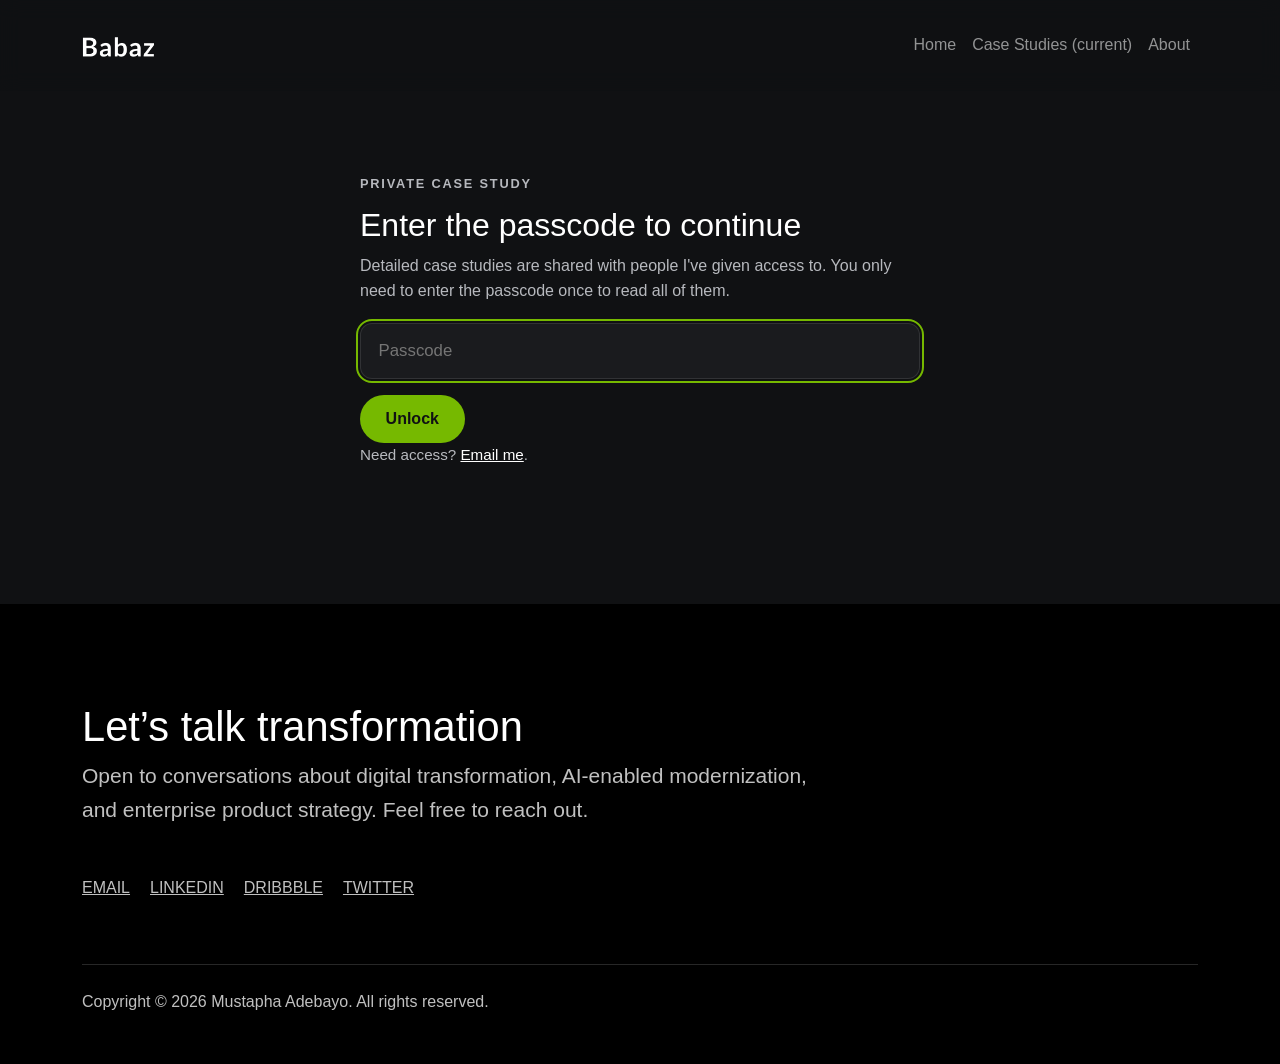
<file: myabflex.html>
<!doctype html>
<html lang="en">

<head>
    <meta charset="utf-8">
    <meta http-equiv="Content-Security-Policy" content="default-src 'self'; script-src 'self' https://cdn.jsdelivr.net; style-src 'self' 'unsafe-inline' https://cdn.jsdelivr.net https://fonts.googleapis.com; font-src https://fonts.gstatic.com; img-src 'self' data: blob:; media-src 'self'; connect-src 'self'; object-src 'none'; base-uri 'self'; form-action 'none'">
    <meta name="referrer" content="strict-origin-when-cross-origin">
    <meta name="robots" content="noindex, nofollow">
    <meta name="viewport" content="width=device-width, initial-scale=1, shrink-to-fit=no">
    <meta name="description" content="Private case study. A passcode is required.">
    <meta name="author" content="Mustapha Adebayo">
    <link rel="icon" href="assets/img/favicon.ico" type="image/x-icon">
    <link rel="shortcut icon" href="assets/img/favicon.ico" type="image/x-icon">
    <title>Private case study | Mustapha Adebayo</title>

    <link href="https://fonts.googleapis.com/css2?family=Inter:wght@400;500;600;700;800&display=swap" rel="stylesheet">
    <link href="https://cdn.jsdelivr.net/npm/bootstrap@5.3.3/dist/css/bootstrap.min.css" rel="stylesheet" integrity="sha384-QWTKZyjpPEjISv5WaRU9OFeRpok6YctnYmDr5pNlyT2bRjXh0JMhjY6hW+ALEwIH" crossorigin="anonymous">
    <link rel="stylesheet" href="style.css?v=4" />
</head>

<body>
    <a class="skip-link" href="#main">Skip to content</a>

    <!-- Navigation -->
    <header>
      <nav class="navbar navbar-expand-lg navbar-dark fixed-top p-4 bg-dark">
        <div class="container">
          <a class="navbar-brand" href="index.html"><img src="assets/img/Babazlogo.png" alt="Mustapha Adebayo logo" height="20"></a>
          <button class="navbar-toggler" type="button" data-bs-toggle="collapse" data-bs-target="#navbarResponsive"
              aria-controls="navbarResponsive" aria-expanded="false" aria-label="Toggle navigation">
              <span class="navbar-toggler-icon"></span>
          </button>

          <div class="collapse navbar-collapse" id="navbarResponsive">
            <ul class="navbar-nav ms-auto">
                <li class="nav-item">
                    <a class="nav-link" href="index.html">Home</a>
                </li>
                <li class="nav-item active">
                    <a class="nav-link" href="projects.html">Case Studies
                        <span class="sr-only">(current)</span>
                    </a>
                </li>
                <li class="nav-item">
                    <a class="nav-link" href="about.html">About</a>
                </li>
            <li class="nav-item"><a class="nav-link" href="#" id="lock-link" hidden>Lock</a></li>
            </ul>
          </div>
        </div>
      </nav>
    </header>

    <main id="main">
      <section class="container lock-gate" id="lock-gate" aria-labelledby="lock-title">
        <p class="kicker">Private case study</p>
        <h1 id="lock-title" class="h2">Enter the passcode to continue</h1>
        <p>Detailed case studies are shared with people I've given access to. You only need to enter the passcode once to read all of them.</p>
        <form id="lock-form" autocomplete="off">
          <label for="lock-input" class="visually-hidden">Passcode</label>
          <input id="lock-input" type="password" class="lock-input" placeholder="Passcode" autocomplete="off" required>
          <button type="submit" class="btn-accent" id="lock-button">Unlock</button>
          <p id="lock-error" class="lock-error" role="alert" hidden></p>
        </form>
        <p class="lock-help">Need access? <a href="mailto:abassade@gmail.com">Email me</a>.</p>
      </section>
      <div id="locked-content" hidden></div>
      <script id="locked-payload" type="application/json">{"salt":"R0ApiTkNALn3tax6MDtCmQ==","iter":600000,"iv":"3uO//QbHaVapj7Ea","ct":"HPb6e6cA/JtapTYv7s17hRQTion69XGa1SHU0s3uVgm1pI68iykafLgJihffpUy/Ao8o4Zk5FIetKDO0Megjqo4KiYcIrKL07P2YAs3Aj9EUqRRSUVCtOv9hTHmQPwy2fbVJ+lJ156m+BR6vUYPVem8mWm9ptBrKyUhTegnlWThmavqeNvDPjM/VVZzFj/2K7LiHpHNTya14I8REny/DjcBs6o82qy6OfeG4PMGc4jlTPYk5FgQGRqe3WkcK5Ra0dBxhtRCtpBVXAnE50fFa4sx01/bRcTaxiqFyelFApjljmTLhfTjcKnzWSIeuOkLDJP8Qu8BKKFI5i+3hOP96/B+wZEkTi3xb8/Zf5FstyluaaJJLilu4HoIhz+iOceF/[base64]/bHmBUMs5LJVKsb6eRcWWdzeXS0Un7ATFpNIslAgvjS9i+3THr8lWsSGwz7za+lFcMGalYIoYwr1BvpoivvXCuhTiZTPeXC+G+LS59KudsNFx2DmHGcM81bW3gIeGzbRUj5X1DI+4ILpzlmvUu10c0MvMnfZN+oeghecVyT8TukAPAd/exEfTTjen1xK3kbZjEK3fCakwPVjWVK0vjpfPKNmitemVjYelNJdmTtvStM9FhDE9G+tURiy2Q7BBd19DlQncFJ/oWX6b6xvi776HE7mr5CdUaQSVZ4LNurc1hgf/IfUbUfwrVOOTMZjpCY1qzvvM+3W0HsN6ucDaiiN/tXu4ohBfL2LYbZ7hPrn++lJCFVmGeDuQucJ+eycuW+xXeWq2u4lUCowzaOpOHx37ye3gmWB3wgRDhANalk17N945pZzx17VNAclVyl+UhcVIPn/mtUPndPgdUHciM8sjCUBI/qb+uxOYfPGjm4IOLbQz4TkLbngud8mbewwrJnaf10u66/wLN80UaFxLbAyzwrcLZb1VARrLYJlVBlZW5PcBd1TodKRk/ecr66sN5fYG2FHcQyhW5nQbi8X4A2TG8dKSFm34uQFXU1zpMZvEmkiVRLy/S6YnRRrCpsBNe+n83dOhJnvetjV+mxyv1kdOL9MKuLxEnVVRSlH4dD/zzTykYK4ODC40nGrmS9nIR4sus3eUTTuxGL8vd+/6wn72nZKXXfBbGHqT8Xz49e4PJXc7lXGZzu17Ma4rpU5MyDrKmHEd8fEEcWTpwnWPI8eUdRc0NM9u8SvPriaRKRSvtYrc5GXWF/GF26FuGmWTJ8++e+ck0wZI7xbGROHuWnDwCl+4DPMhMl1EgxoB1W3Lm8JOMVOBhiJwCGmGu8df92ALoljN6TRHIBBU6cTPyNVzrsO902bpTTodQA7nL/pbeMBysbGR+VQuuRfQbas+Fo3Dpn11ZFH9KksSi2/zdlS6fTQL5P4R1aiRSz9rmW+cFalNJNkQSKRsmWT0f+bZ1KpBdWJnvHtzU/sldI8z/ZrO5yA+sb+VO6yIdxP0e/koTIbpYrDuD2W0x9LeEBHW8Mx3IyNavmHDLAUIbTsQqX8WmYgpxI3e76OeWYwNq67X0vHAdnCmZdXO7IPaLTKETe4OW4QXb199a+mMzpwAgl3fXx7MZwxn9tldgIoXLg8ITw6Hzrh69LE09rqEacKKw3OLEA+ygSjxGOg2cWlJpr/HlWwuHPS7smsBuBYZR5rA5dELo5xezzCB2O/csrFxwUytHaMLCR/aGxIgTIC530WX36hnhOg6X9bl8wskc10Wzls2FqmvFElR8ApIVOg8FCz+H7QpyPhrf9F2NuuKJ3oi3s0KHHqjO5iVodHmvxGmE+Ai58Q1aGFtfw6p179fMhydiJRCMofqrwndFdHmk9vikshsA1YeAeH/neYIrWtkpcP2mIdOv4LEqgKllL/cjG5Z0rGfSheqfvbQueLlvwAL1xWqKmCo/cKBMp6r1jpJ15i2f/9Ay77kSsn1xyZKkhq1FPzTGRp1FQDVhVVz4kmsStfP/+yIPf2qL4jJWJEqLIYcRQn81xLpn7xNj7PZrYNebVxNIthfIgEYde4rBo1/Z7vuls/3AM/dqYzUwnHaFELued/0jUUW5pVm9xBpnIwJPN08scZGTgLpT3qQDy9jAd6/WWJh8vCPMKfHyvK/xxecwBAmwAfTe87pdeto3U6iOD6KiQ+57P5zt+5urzpLOmdF5HW6l8bqebNe1BK1XlbK0EJToKIc5ti4xTEhhC87UFV78CSUXu53YPD5Zn7ExvcK6FB2j5owMG+PynlpwCp/RPpTaOVZL1jUIs2EzhBVPOiYbm+1cDmi8PacvS2N6dA1ZrQdv6zmQLr5sFEs3L3CVJFHvYtvMpf4vpuIC29mU+v7mYDn3/9qtScESKRAWeiAhOQjy12RcYOSMP8OwJrGqiqthhfupJnq9U3RPiHfYKsTS50zF4HRtU1PrfmC/AyqKu6m3i9da61ThlPEvjzgCwS8FQOtuQPUzT6bKwcwAkDoEYQTBE2ddt5lMMbCVxFWvoIdoucjsNINy6Q1VOhD1zcTMIAifq0qPiO5yfcuRGZX5vHCYhQA0iG2C+0WWkOKwUleQAackUMS3+pNZkAvrMMwIvA5ApKSq2SuxN/jLlD1P1PMlj9EayGoPBC9C3PCPyNClRPe4efkhdY7RUSIqE0b7gbTj1+mEAKZlF/Mq7AyhYKmogM8/iUAbAL37edyi1JUkjLnog3yZJ+Y7JQ1IRZrBC2HEBJlc7L0iefVUYhP+vVEezt+w3TAmK2WlU5kSnpL9cpivI0AMCxv8U9syau91jkVNjlr+X+5jSnPh6SjXnL3IfuGIdPKPurmZhn2O2j/0siprBFscPeZg/QbxJ2PAiboRe+daKimxcrxCzxMZ6VQWHM19Dd/[base64]/b6Os80njAHj4+Ir92uOTaSf4fyb9oFm6MMH/ScFqkXvMx2tT3xXtfuZzYe1wGWOCelSmSn4OSmgZGGZmKr3GOOPo4JjrXtVXGBJCzNAbYlGRHI7nI925IVZj7hE9WQz4KpCPPQAyOZy30qDp8bVHk/lgGYWpoGdmoxyCeLkEpKY7txnq6tFzce+NXGtfInKut32pohqjPqHYsTRlakEOBcyffsPetpmnE+AZ3H3emCouyANuq0VVlPTVJI8HTt0vUwUarftk+GQNDJjijVYEtoYURPscrDZ93kIybWqWrR6KkPHPuGus8OBb/xpZBJMTq2ikePU2Elxuuo6EjmlBNeBiGjjqWAHZK4DEi65KxEOjUo224emE45CHjmX60MJh/gQpQ0uoaA1lRVE3RR+N9LwmOOQCTzrl7S7e1Fx4uI2yIR02hdWMeexP+chfCqrlDSf/tz5ZTYlhn9IriMVTNkOmioXucF/I1zO2GSukGyEPQ7jS3YGgNUGqbFJgbqnXTJ1GU7J8rQ3zl7LHWTc2Bp6b5z7maCc5tehk7v0HRm6iYLHtJYt+uP0B8sH9E6nfO/U0PFhZoi2n/CLBptOQPuXtJ6YbSiB+EC1Pa7jKe94pNG0Ou26DY0f1Y800dNj5HwmNuyeKvtlWgpqwm7OO7dmd3A2ndPgAZoO7A/po2J5KdecAY8So8kt/bNt01DQ5WkeoTD/I4Z7eWOI/E3LCi1+b2gIQm5Hhfo4T9xjn8luOCwf3Cfm2q44nYNV1Nj8FMW3+q0wtaqwC/HIYtNfm7eqE85kPLBHMrP1dSC1PWIXnaNWjo6TWre9/6ZT1pmLnBLVplDy04Dxee30vh1MPbexy6otputOBg74hHYgbTLurwjWv+WpzIRoIzSVncf5y1BQAO3G6EuAWtwE0XYofZBlrSipT9dmSVwTWaqd0mnZR19CNIzLKpfxQok3L334gGWX3mwzu9SQsJ/G4v9cMz7/LRf7/1jmgR32IxcSRADY+y2i4vdu+AdGSAcTNEdHonmHN5gkXbZLKNIcLXRxbF77iy7Mf6Yz3udeSkDXe/9G2agFykAsaWN0VyNOsro+8shUaQUbC8MDe+1IaKtb2T93bCC9Cqj7iOkDS8A54bA1sbT+dYxyG6K1S39OEb7aAfuVtobvdkhXAd11Ldf8vo3UWucqqFcqcez0cWSIrbmmK6z1/i6tNg/A85NBZXNg7/3lNuBxyGl3Ei25uwBtxI/BD3mA568qQMkyXcSViiVQ2bpDrao0lF74F7/d46WXjGEDRG5jXKvJflCbwXERrmLB5jCeQ8D5bnO56SBy2oVLBj8rg6wnUC4Pqxp0WNCa+qWoG0HxFBUksXIl/ECmr0YFzTTPjk1o77Z4i0sVWiu/ubD4e5Mjbwx3R0A+ZCw2EOpLPeaVZZD+Est+TDGWUgTsLc+ZxkjPE45/cRan0z1V1OhAtkNCakYvTchRr48UsNhNOr7j/KxJhZxRkhFvbaqlTTE2vkP9NifH9abkFCLXgGe2t6rahWTo8nmcXkB5QRQlOavbmoMfIw75L05hVaFz91js7qD7o5h2Icd/8PBFp2gXEHSOuzDkqswuOsoDgaU8vmweLbfKmom4lsSmZ2f/mtofcHmWW/VyvaCgNXo7GY1wtWvH2ncLE5Y5VCfDur5iLsy+s7EBpQHyGR+l/bRqG87wQmiWr+CGkB0wYOFxS51uCHaVg8Eqcp+T+Xvr90iTvzqCSJuv3q1IgbtQnfV7iW1gvftWQh0P8Y0ZF0/5oiP4LkmE2YfH/QH4ePjemqWkGDiEidI2lntdDuuPrRT1UnxLqGz11sn076WT8EsaZ2+EIQVGXIfbGSc0I4sz349szlzopaiG/VB2I09kHghWWg+C751Mr3tPrK9mvwBvxwgU2p68Y0mVE1lc3/OCEpR1OWJQy9lYK/ntUm33i3wEsGgKUEfH59QKUbCwl2R09uTOeOvNjh8pt+eM57uGBce1FfU05eTyKKP6e2S1IT4LblocbG/rmcEJlFVlSX5fA9YU+S1G5W4//AMIulIA5gHFq/q/EOYFc8ISSlRFcEU9NC0h1ZzuqdoakK5SZG+9VMoGJbKrR5OiQpIN/V+/YGdQCpOeYZkzwxfZocBNK1N7wZ3UeHXmVKGbHIbAuzLqMcyYQ00nHnUz4H4310k/+e7GjdCIZe/TeEheqJ+apP+eOkMpOOpiruyAC8TRj9tski5+nxZMNKQ9KP2IFPnnGmnLIE6sXLlKKJkANHulKA2zgbBDTJ7nHVsRdNisSavOC5OurpG+Y45czd6h5HJhKoVdSeiBSAswVPkEEQ7i31JVM5roABWgzsvYieGgcGEIF0fxDP6Li0TOhSLzd+sueU9Of5qZm/Q/iGTWRwKZTMg2It8VyXVDMXBENs660W9rRouyme4GPUDkiXMytLX3LW6H79lW47k6BMwHuXt6kAmbYPoGynXO/PpW4FfsAVCsV+/fIZmrxZxoyW11qLtS+yBKC3PbThQ/itXj0gy1g+HSx1b1ycX8SNvYVC1x2tntVqL51KPSqaTKcSsKOXmHyf8RFTu8oIxOTVDcs/wgZq80W6z+bLuy2zvWDgTeVXM5W/WDYp08mQLwHQ/F3o9zJOQBa8rj2MgoFDFeNTEGNXfZ84LX28+hG3HJ/sxFr2U8F+TuSgjK1pYHO3BE/DhSMg4Dp4uLe8AIUG/pfpSdH3YtWE9ktj8epLgb3FX6Z2OAr4W9ZC8DoJBO9YBmW+fLt/1T2ubb4dyvm5sWyrEJjhZJvCOFC/IPGVEKAlacRxooEA3oe+vbVor7Zenw6obwKafnk8FAZBNhuOL4BJzB7u12Ni20VO5BzE8oWWwcuyheiRyyxgIBeK19+XQw+P1eZpMMOLuPAEjMbDners57FiPRW8Zi74gftwmQve8+to7LS1Qd4IJBD2HRrk6uhBZFtVm7+oIoUQEpkhY/Kil/pcsStcM3+2PpNs2Ysj7fvHWH48/BTu35BFAsLe613nC5z10x2FwPNBV2a11E4LUm4XGWJlEiAb2/pIJNbHJxioHsJkJTQjZVIM+cH2hmosVWIQrfHN/VimbB6tlNuIQ79YiXIUF+aCZL9aJwduWNEZmNjzNFbOHdME5sM+ojkRmAiL+O/U5r2C+ZxRJuwX+FY+/sGDpuzrsX/N3uPybsVeHvsbfxV3X+1ETmCAQ2DuV4JhH7L5OxrV7t1gCRP43hGkAkuo1PFX28YfFxoCAlDWH4MnYtNYP+Ds2wYKA51Ccx/salWD6wDmoEUYJwxlelHfLfT+DLvY6uJ69vtihGzDRKMLkxH6uRdSpeyWXXGlrmNhtFKNYrvGtadMMChC+TmKQTxc+zZbaax1L31pTIZlyrwwmOTww8aWO0xnX18tnc1AXNocT/cZ9AQHUEAG3KQXHzucOtCSVDRTLG9ssBJQ6VGW0GdFmleckixH+tkiFy7cjKQLkKmftuB8rSM81NpOQcAhdEZWrtRHOP6hL7hsW+84UKTZ1nE7zLjUz0U1XZXzdGWwnrP6lxkpqctrz0muC3q66nU/pVWCAr0gc2nEB53QglnrMvQEAxvg56J3MIJp8hNUAVDnv09OYC8FvzAFPCwoT3wjtAdWpUFtcS0Cfi4RdL8yuPCDbSjw9KQLZ4ZE/IlGhVKedcL5Z4uLqQHUAnzHwwfMh7GTyRhcpSlhXfubbyzQWKllmSoo1ZZpIszMipZKVrwvfCpYQuSDp3xt//HeUctpJHCl2/heSS1BmNZ4c+CGBitmXcgqNgSqzQi3JFnrlCeKfJ+XHnBT/V+OY36DG9UlWH64F8dlQHwaY2A0LroANpc9iWClG9tbqZFB+zO6Vh8rN6NcKlZWBOJOJikU/4ABaxSk8kL9f1z1+JZKKJF5N6Oy12CJdcUR2Ux1jLgqkULLxyouGn3x5D+QyHTGkmAJJ4EUrqN9Hm7R5m1yzpYDX8RwGM954iJsyGDdZLy/vJKeWQF9mTnfNYsD5Seui+eZkV24RcRjY1ZdBA5qVmQ7PIm/NW6Z68qF+ekiWxRJHRM14Dsf2b9AIbYnZ92TsUbEBOsv91BCr8PI5xlyaYIUtePFM7SaYN37cW5qXjLhrOIUYXp9qBJbJZKMgalDiuezMOBlfAnRdE3mXtu9fuGvULBWIDLbbGe4GQhDaGIqAxytSyJPkkPyOkaRJQU6o50zvX3sIZissesbdJkgRjGjTCbyl/icC5FqIyVfsLkqnn3Q+3YQD9+xxZH797Hy35dlvSAVwmcPe19bydv6DsAU8rrGahFV29/RcOQc9WlOiC/NF1BScQTnmh/GFYFNNiV2xF6lJhwumJMnaIcFKmc1FPgVtcCcWF5ZtkwpAsWx9p7fYEDqLUl7ly7Edro5iLWQXhscZLXtPtidYZSBYuinP9As+JHcfepfwzBIn8gKd2A5zQP1WXZ0lMC0kdpqUydaEWNMOYYHGYWjwocyh8znvTwT2C7ju/GHfFEg+6cCsH5xcpOHY174f3NbWqHw1Vj6xP6CulcR9YNYIDZoKJUE8Oofx18tJjvTg2/hJf4hnfje0AbF+ZlClPkSHSWJqOvJ7Lel1XRBkgFf1lDojrwWtvQgU2hFOLA7Gsw8R6RqTtaXc6kSMiP2hH9oN/x7b2uiiWb9qv9UWCf9XSJ7w3PfWYh9jwrZiFodNeVuXGwoqWEuyOOU9S6DhI47wGMfULlAivW9nFslkcbZVEOE/fIrtalaOeJ04fRq8ch/z5bDq3hnrCQZXCwZVGk9v8IMGz9RqDLuO3VrL3VnKJjTdZnOYbe4+rsPn0qrUvQCnei18TyszqhJ++OvZONK8WqTvy3jr8QapW/6Aw58Pnk2LDA9cElDZafgBuVkk1wxB+GELEAGtWahS2QIelyq0Fbf/iYDdP6AaaRXtiaTcnaMGArOPwCel6tHWi7T0uiQejK+raKdEFBqosI0O4WxsBS2WzWMa2Bq6NubTqhWRKkLzCFZGIr6GdUOT9qjOFApU0Jx2oHwK8Elgwa3E7RFdOO1Z2LKw1zlA+Y5Dq9U/8aLomFsrMOmgB8UxGp19my54yyag+oQ+jBBLjabClDza45GiOXPLy4KKxEOkGGunhLn8xGBdbQRfCvKFSIn299GP0OqiPdK7I+67AZOwO3cw7Ux9zgWKEaJMUCplamX/vb6v4sVwj1n4mLcX3glDv6JWWBW9fCoFwYyinNDqLxOIrRseEMC1sT9Nfw7qJibBQogYqXUuE+l7JobBjTPyVzmeCnuI6q7H2n11vb5F9qRdh0NbNHyOaZLQa1MOhOPCdXtm1cGS2GZHQdZLcj6V45fnusyrF5A4JiojD7zbvTm5coYGp9Z71VL6U8J/XNuQfy558xa323C8pt7E8Slsl2qioYjg5xusNTJeOwXHSHrSubTBWQ/023ZTFL4WD5HOQ6jBfNl9zyBNcIbaTE4p8yR9hKnGUzdHCKf1kZ6NaE1qcoh7eSqFHyffdDkGNoW9WtynhsjrFnVK+Eeeg8Dz7oBX6bFHVP+5PKGraEgpJY2t4+VKoc/hMO3FBKk83mHQZWZvDyGwyd76nHx6AuNCKzRtwnuMWBWL3E+uMbyQKIMd7S1GDtoFn6F7cthe1BbhMqrZotuEDQG4OP/MWUnUKbIgkYIbBHopKc7AYwyW8xH/imQm8IimCnabfuAX8ZalvMNab0LKXchlSMmblaJ36rdvT9r2+hjCPmndvUeMy6omY1fddBNjgKxE1vBoNZPKT/hB7Q7/sbXk1Mw0GKJL/occUoj/KLfuWK22vf7mYboOFut56P5aYqyGngSmiZxLSLu1GVOk+jA/RW0UMVbs/PCNru0p842lu3OGxsi5GFRbkCAORpDAnGIinueWUr0hWlGLdI5E7sSxf/XZBWJQSw0lj++JrwUahl8MMfmKRYdstGJdjfB6fJOz6HNCjIVUIb4I8k855plzYa0BP7bH/Gb8OWXVeNd7dtfsNJDqhAgwTUYNQweTQxDlG0k6Iaqi77MHPA5c65ZDES2V94S+Unh0nO6zkkRnNbuUueBLK4izRm9s8x9RYrl14VcheQP1Wko6eI2rpxLsUpVGOYpDVQvED4upxUvS/Shz93ad9tZsjVBfK7WtekBaQvH1sdNUU1BKETgXzuClvEeluYpEzGAwB6rERv7cEg4/k3Go9SFwVN83frFtxA0MmBrhHp1PdioSHFsXjO5mZLMaxWCi8y4+S27DtH0qgUDmY4L8c2QqPFtUhO1zToc9BMT7j7h1+5j+0dUVw5vTfQbnpUiR9IBHWUA2YRGnnypfjnTo8l933NiuYBtWx2d3/IoEMvPwCoTYSN74ds4UndMGgXyyLlt9W0p9DE4NIl8MHH/WGYxMSQFvi0TZmqaRJShXBeYS/54thwBKSGKI831JqAUr6kq0o0YfJPiZofRuwNiL6L+z5zq5lrpm/gxtvlOFUhnBSB9maYKRo3h7uBzHER26e0lre3bF98GgGMWbeuHWoXck7DLiPHoanK5H6JxDzEK7c8tNfcXBlI4oAx3ejf++4DFR0iyMj1/VOizbO6oj+T5Mx2hXuszBDNrK1XgDO6P5zGEt0Ct5agUtY2AIlMypqJPgyi26U1Q9SvPGybWp56lG1USlEe0JvnZq2Hmk+jJZmbmLGfJvWjFnAbWKc1j7TLd6V/2uavBqrScQA51P/q4MBR2TeThcCyB9ZrLdSeLIdnyd25dgBZCUId/R0i8KmYGwZhnOyNUENk7ELcwVvNBVgBuRdyqBr2lkeJniKvmNF/M/dzDEtwWSrqsNnHR4IRZEJSW2ctX24rgHAHHSUTPxW5q8mNs2/KXlOVfVdsmt3iymg5f7s6+SkkDOkFYrjXUp7K83G1jhTEYlHctSRu374kWCUTWkn468TfDrqLDcTy0cjM2btSsKUuq0xpo8qUXovB4TiDv9iu7l0Dh4DQh6xoEPycdNbxnnO2xsy75mt7hKNkJzo3LnPzA0S9W2SOZlsVsL/7N6sVnMm2srsTc+wQhH5Ne8icVmezTNgvW9RvM2SSXlVWY6msD0TjrTIWGWpO5VbZRMEHSBshLiXg="}</script>
    </main>

    <!-- footer -->
    <footer>
        <div class="container mt-5">
            <h3>Let&rsquo;s talk transformation</h3>
          <div>
            <h5>Open to conversations about digital transformation, AI-enabled modernization,<br>
              and enterprise product strategy. Feel free to reach out.</h5>
            <div class="social mt-5">
                <a href="mailto:abassade@gmail.com" target="_blank" rel="noopener noreferrer">EMAIL</a>
              <a href="https://www.linkedin.com/in/mustapha-adebayo/" target="_blank" rel="noopener noreferrer">LINKEDIN</a>
              <a href="https://dribbble.com/abassade" target="_blank" rel="noopener noreferrer">DRIBBBLE</a>
              <a href="https://twitter.com/abassade" target="_blank" rel="noopener noreferrer">TWITTER</a>
            </div>
          </div>

          <div class="mt-5">
            <hr />
             Copyright &copy; 2026 Mustapha Adebayo. All rights reserved.
          </div>
        </div>
    </footer>

    <script src="https://cdn.jsdelivr.net/npm/bootstrap@5.3.3/dist/js/bootstrap.bundle.min.js" integrity="sha384-YvpcrYf0tY3lHB60NNkmXc5s9fDVZLESaAA55NDzOxhy9GkcIdslK1eN7N6jIeHz" crossorigin="anonymous"></script>
    <script src="assets/js/nav-bar.js"></script>
    <script src="assets/js/unlock.js"></script>
</body>

</html>
</file>
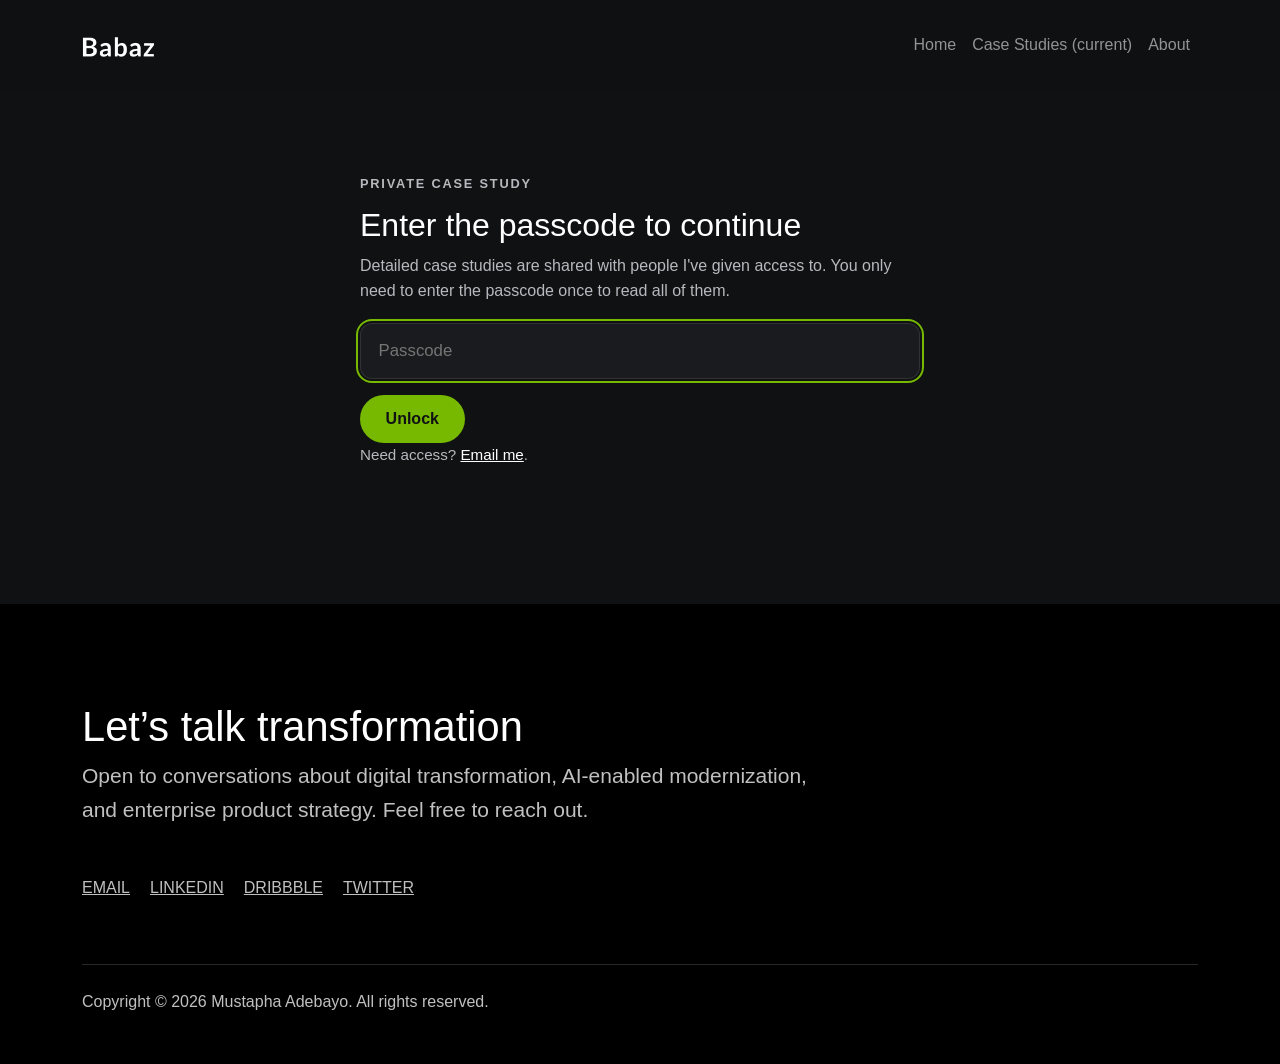
<file: pneumonia.html>
<!doctype html>
<html lang="en">

<head>
    <meta charset="utf-8">
    <meta http-equiv="Content-Security-Policy" content="default-src 'self'; script-src 'self' https://cdn.jsdelivr.net; style-src 'self' 'unsafe-inline' https://cdn.jsdelivr.net https://fonts.googleapis.com; font-src https://fonts.gstatic.com; img-src 'self' data: blob:; media-src 'self'; connect-src 'self'; object-src 'none'; base-uri 'self'; form-action 'none'">
    <meta name="referrer" content="strict-origin-when-cross-origin">
    <meta name="robots" content="noindex, nofollow">
    <meta name="viewport" content="width=device-width, initial-scale=1, shrink-to-fit=no">
    <meta name="description" content="Private case study. A passcode is required.">
    <meta name="author" content="Mustapha Adebayo">
    <link rel="icon" href="assets/img/favicon.ico" type="image/x-icon">
    <link rel="shortcut icon" href="assets/img/favicon.ico" type="image/x-icon">
    <title>Private case study | Mustapha Adebayo</title>

    <link href="https://fonts.googleapis.com/css2?family=Inter:wght@400;500;600;700;800&display=swap" rel="stylesheet">
    <link href="https://cdn.jsdelivr.net/npm/bootstrap@5.3.3/dist/css/bootstrap.min.css" rel="stylesheet" integrity="sha384-QWTKZyjpPEjISv5WaRU9OFeRpok6YctnYmDr5pNlyT2bRjXh0JMhjY6hW+ALEwIH" crossorigin="anonymous">
    <link rel="stylesheet" href="style.css?v=4" />
</head>

<body>
    <a class="skip-link" href="#main">Skip to content</a>

    <header>
      <nav class="navbar navbar-expand-lg navbar-dark fixed-top p-4 bg-dark">
        <div class="container">
          <a class="navbar-brand" href="index.html"><img src="assets/img/Babazlogo.png" alt="Mustapha Adebayo logo" height="20"></a>
          <button class="navbar-toggler" type="button" data-bs-toggle="collapse" data-bs-target="#navbarResponsive"
              aria-controls="navbarResponsive" aria-expanded="false" aria-label="Toggle navigation">
              <span class="navbar-toggler-icon"></span>
          </button>

          <div class="collapse navbar-collapse" id="navbarResponsive">
            <ul class="navbar-nav ms-auto">
                <li class="nav-item">
                    <a class="nav-link" href="index.html">Home</a>
                </li>
                <li class="nav-item active">
                    <a class="nav-link" href="projects.html">Case Studies
                        <span class="sr-only">(current)</span>
                    </a>
                </li>
                <li class="nav-item">
                    <a class="nav-link" href="about.html">About</a>
                </li>
            <li class="nav-item"><a class="nav-link" href="#" id="lock-link" hidden>Lock</a></li>
            </ul>
          </div>
        </div>
      </nav>
    </header>

    <main id="main">
      <section class="container lock-gate" id="lock-gate" aria-labelledby="lock-title">
        <p class="kicker">Private case study</p>
        <h1 id="lock-title" class="h2">Enter the passcode to continue</h1>
        <p>Detailed case studies are shared with people I've given access to. You only need to enter the passcode once to read all of them.</p>
        <form id="lock-form" autocomplete="off">
          <label for="lock-input" class="visually-hidden">Passcode</label>
          <input id="lock-input" type="password" class="lock-input" placeholder="Passcode" autocomplete="off" required>
          <button type="submit" class="btn-accent" id="lock-button">Unlock</button>
          <p id="lock-error" class="lock-error" role="alert" hidden></p>
        </form>
        <p class="lock-help">Need access? <a href="mailto:abassade@gmail.com">Email me</a>.</p>
      </section>
      <div id="locked-content" hidden></div>
      <script id="locked-payload" type="application/json">{"salt":"R0ApiTkNALn3tax6MDtCmQ==","iter":600000,"iv":"jnw4qMAIH5ODj3IK","ct":"DmvePtjdAtG/pFXIZky5rA+b9f2w9cIBFh5rLr55aPt7Ips1ey7sOsXKWcC44DhUdPyDFXbM0iuPBH+J53qCN1Sx5H+rCj6iZIHY9yzbwKio8w9UpIkygx8dXOllxGN8ihOdyBQww9T4QkFjm+h3GTJHbr4NQhDRqpQT7KFAbV/y5HuqJk4E/kR/3eocEccx2VGfWgybSEbtcYHG1TcTqGFT8tf6yUnP98/soWIBz6toSOnlM6kPVT/Q+PCAaNnUs8gGOvNNoq3uYxsk0xt0q3Fe8SD2pe04SfunoVtBHMm5w5yib3v7hTBwsU45sBNUhrYgE1GCzxoMIa9wOS8z6BKE8SQqyZMvyeENar1/8bnRpHNbAunlBl5DggbsFKasBd6A0j8jC9JoEfUlJkYiS4SNCsINwaXcQpWNe5R9QQr8MPwtjD2+Vf9/kya6KatbBu9h3fXvfGhlezr8cfSd+RqWTa0pr1CoogTpuPI+uaIQyoolOZwPzQHq72Z+HW3MCQieY0/k7U0ckMM5JUk0R47D49kvYFF5gWO41gRvS1h/xMmKFOxoZxN9BTMUlOBBOQRkikGj1cDOp5D5YMIagcUl7f/[base64]/lIwM4N+crSMsskZWpe8pDGJqpUguuaOM84psES4nioiKvGXdgguPCcc6qiNKcFwCKuHk/T0MsBhFF1L/2sRb2D3dRAGbl9MdxnzjlwRiptZH0bQfQz96ncg+bIesxqPmSmwyvvGJABu78SG/[base64]/aet8Ig/SzX1m3DzuLJrim6MtnkBRcQJybFXkxf3ZSPvCabmqU19TN8VRb0XZiTgI3vm3pxyQ4QpzSAaFhUUEQ/8b6e/Nd732Eaufaf1iyD0ABYlXxJx0kp9nAXN7V2DqtQ20vQocwt8niTZAaoZJAC0XOGvOg7CjGnkx/CL/KrI1Oxp5Holekwx8KHdX7uhMvnqu8YSZQJYIWICSgfXyLbrv1pNJQqbiLa3RubOrHb6N9FUdwvFT50KZ+9S6iqF9S6ibgb1GjPZkqOTuWCFxFb8xjxFGkggZxBkuM9MOTGAYjAhx2aOwyeyRTxcV7sRJ8+/bDZ6akkcpKH/XHa5onR7yVouuuPhTs/Eo2bdom4ti+BARkGz3oIW0UVaKzrpYF1MmMdJC6ErJjySkwJRZiql8QLv4monkm2h7PrO1mh0xMZjv16E4O0uBG5bVTKrkMP6aMg0ZQzvxI4qpYzZiEKddAtRAT2/dJ4a3GzL549m7g0ZdTczBDPsP1sDkPFnt4LTsQeDTa5P1Hrh74IxNQBQgKYMPXmr7KsUfJE7qX4XR2Xz5nqqq8sPakXQr8b2cRXnMVuaVFaMPvU+cFEVAdkd/8noRr8sbe5ZQSyaw2Vsya8agPglEGsj1QB/n1b+IUlNxQG07hTxqqH5noR3lLuLIkzOPQZ9casaIJDxNnt54Wz9k3v2BVpFkBfQZOxI6PO26Tsy4PVpHtjPMRyFaUMu579510tmYxKzIssGQUMQCJFl6vSKBdXzupLJ513PFPUAlpMGM/gUndXXuJbwaPs5m91/VHAaqRowasskc/D21iu/O22BDWCDd3GNQ9XyfcBYEqthYIwwd/BW4n6h8o6YPOgFPLTOamieussFxLmDpjGnTuLlznkmt2a4qugm+KSioIXgv8667tU8p4PBunMtBlxar/j3/RX90FFNA9/jLmLbKWJVT0kLHwa99OGO4hd+qoCZWUOMun8dRI66dEaIFVKhackSsna6jydGjTXctVevmvEB6laUfPeTo+0DwGOAjEdCyzJxdNrKR7mE6bp09iEjK9JXKCiOYO44wNyRkVWXGlGQGAJL9gheBdTogO4JshyTxVgDxAPX3AzIUtpdTYV411fLa1OP/Aw6IPvOJL5h2Yyx+r06URtOfbvU3jM1dYuqTSO3NGDF//pK02tJvBFvVjJwJqNPseYPBvBYmEZl4Qokxz2yrYl/g2BeAOT6R16cPb5evBherbClvMKUkLkF1raQNRA26JE6/izoh2EgPjGDUA/nneU9WZR/bxK2t5d0GkLDvMZODEl8Zw5Juz1w3vZx3kUyQwYKkudgYNjNh3yL9r1FidPrjN1ivTH7+36tHxPdngvMYOVPvrKrpYAxVGVamlnQnYxABXlouHhW7BrchO/auqYv4CkVtxdQuVsj6zLFoX4uP3kO08E6VB0TAgb9Z2BZiNFwD1kY5kx0pcg1yk4mL2/R8wHcvkL1P2Q3xB5k8zIixk2V+3ykqr6pKXv9AfI2IVCmVJ5cGjLCMhyLUUB2qttgtlCVkQ+2V93M7YLEuCoQXGuOjkKBBrEk2R7LJZmzMMf+LgluKFk+EnLRPB+6PRVNM5+hwjbdCQUm+5Bv5rRO2Ns4H9POJ94yMbi5A6jb4v8rbr7vTWx+LQ8Y6KcE39J/UrqB8oWn4WxLJjYLqDwAlKbCxy1ZVs9UQacOg02FxEiAIWXHFe7vE4sGbVAg3Q5oQbe0PcoQEJxzElLMS3Oh9SXmzDwgJON4eXjwtevPOtawrqrrxuBlrFTGLpGhbnsZGS/MyNxc3CKtIzSVWl5IL298vm5u93PfHUy0JH0j5tJmM9rrAocxuYY9qFshLdecBUyfxqHch763q34TFFgo3azvbIdU2ReRloEMj8edP+tTtR46DQ5eaH7GSmcbIxvUSMnymbPce8J6QQg8uwbEYWNu2HcLE2dz3ZsWylz+LNxANciDZyKq0iL6V8iqCkD/4Pi49ie9HFnqa6FCuTZ2r+5wilThGbKxwZ1FVEXRplgr5aHKKi+TFTNSWQO8l8EDciCY3Q79H2YIjxrvGNZQr8h4sGraNgampBvpBYwVY0VX05+olc0Vt1te3L1UOEg4TQ1WzEhX/RuSLou+G7u4KZBIyCMfEvwoMY3aJ8XLQGe0EF1+NISfnawu1pmdGATBpn6IFoaP+SDvvDSvGkde59syVsYgUIuBaa1sjMFkchJBe3glSdPeyHW3s/dZibOxyeEJRWCNwTN43JlUQc6UW5h2X9uIDiV7yHQb82nqFY0OttXCWxhzubRNSBzve/2pMnenwPrF6EG9IjDyD4AoUlHloSvnTsB1TIi3SZH+E0xiwqspFDmUk/FIhWORYjADIxUnENxHxEI7ouZy0a/6tRRZ67TtC6wp7PBpD8r7vfljFPLGFQ3TYUOrMsAtaajtxgPGbtvEeE2b5i2LnY6FRK6F3Baj4xARFTCjciiMRjheZoUcbp+tAachnkf8XUggSBQl62mRMWv4+Zy0hg8kXjnLF98YOxR4fWyI6rV8kd4eBU04AmT8Sg9t/SaPDVCBUncJMZnY0DKvoI9l6h5u/+eYQBdtpX0+VIth9RpnSgI4ZFPE6mSph8wVJ1YIZW/aRHrjDpWMuFaII9DYBGTGxYv2taTZP98FzyfgCTqa95cP7Ul/5wOdU7uKeSLEAjm84s0nK9l8Lt9E2K9dk+mJrYxVKQwi/063nnMcCdqySW+v+L/reYx8Ekj2ilA7UC6aMz3WdWQ3AeFDOHDAhnCKMTiUgmeFz24Q6qm2zmbTdWvriql7GXZ+TBeKaPzzeRV/msVH9KYYtn82mgkWh0d/A3tbKow3tkkKa7BVbu4dhjDA8KDOkIB0nmL0laFB9VhFRiT1IvOrEIOYYiA4/AnFR43GdjjTba+2sQFecoVZSYv0GigaER4YziV961zur8pqdPFD5wZQ6J/cq69lhjTDC5b/nssJV6TSq2aVkiWUoWzdT2SuSOe1nupihJfiKY1akMVFshPBmfSWIz+/Z4vq1nG6C9iNCVWbGdhNkMkgoyUU8DY9lOmiPfmPT0lC9nvXTdCBRtb/9nopFo3GqTJBBIS433hbdwy/[base64]/9oSOC8EgIqCHcFY4B5T99kxtOLzsGL8aOlDncz/[base64]/ugUcKJtVYVQHwGCM5f/0lqcvMaC9Bq540kQU5l1tSf5RruwMmc/OV80EcwLKmVJkeg0aTkR2KqoxbVYaDp7tq19YM1n1GaEXG3U6JaboEMd3tSyDSfffjGt1XtBgjZiIgl+IFxd1vyDSp5djc3tSV2mlwsubMoWNcTfwKTjU4YPyfZFI0FLFTVf9WFWkVFTF9iPdcJX6zwFjzaLtDnEi/vC+DTvS0go1qQSiABslQg8iC1gS4/cIapG4kWl96wB9NQcn4T1+RVe1kjpyTEDLyUr4ryp34Mr7rVCfaT4mCRLqX00cfdvy3cl0WB+iNiwWADNg5cR/8udQgv6/MMjBseWbWura6Eh6lufMSf+dfuSIzIpzopI17j6YQu/+KVawSTd9NT2aOyPrTQtOHSE78DwKcvQHqx+JTzStNMK+CETyqa5UT+jD58VehdJFup8Oowo9FQK80HOd/[base64]/XNnU1W/vofCicmsWU5dVEpQ0jE2KxB/BzoFDFKL+0J1cANiwPHUHhLTg1uLGPspI8vA0LcK3efSMfeCiG/XAgW/fe5Y6X4/ekE/4u5cD8wYC2auHw2giMH+dwKhtXgPNXVkdmIfWj2l66bJUa69kOz8cGYNYl0u9VAeMG31XIZjcpKUXo2bBaluGgbaj226vdPZw7kyIqd1w2CLGrsTGL3YqqujIiJcmacvtiD4jfMexVzbX+MhLWzhOeKzQEMPNaN8vsT/eRnsUgdAFptCK/DBGPjqL66/5nVRO4kjzFtioQ8HeWKiRLZ6/QQz/37IDF1VxKz+KqsnVeb+9D9+21KE2O9oEJpFR/2POiz6lpaxHiW4g7+VYT/vVWA8ZRzT4xmFtlIhqCedpUQTdQIzjVEEYhwTopAqALF4OFXULK6lbfDAJtRAV3YaYi/G8ZXr5ucIOkOjaoBZ4NLGp9FbaUqkC8Q8gZ+cSO3Blau0w+ZBuV7fIStskHgslZW2rsSwD7ucP1JDDYm7K7gcJCagzoJvHAJTqJcgxDJ2xdWcJIe+WdRk/Ig7dfILKCIfxNd1/AWiQNBr5hfkGT18LxibUgPIXii/Fjc6oqRQg+3fhe0If0HmJAE0Am39UJPCY1Dt1DRrX0Z1zkkWQiufWZQ2X5inWoDzD5WjG7xotxK9zjGKHetQKVIv++5rFnO1TqXI5W3hMR588wcY0wdk4WKxpzMXCp6bt7FQKLCjZrLo2peyPXTVVJsPcBacNXLlCCEhQ4rB/mRWS6nRu1A7DTHI12aJ4aBNVFZIeVaMc4LVRQGhR1tIjnyiKPvfjkpv463KnVhTXTwGoMSI/5S3rNnMQYC/Wa1AWCKAO7kvl9E6IbMjrutNdERqY0cxIvf5jjK1GqpxuT3mv5Z61kv1c5p6/JIut5+8Nnl7cl+xuWNFuJ24wpM54bJVE8GswU9xtYuAG7nLSoKmrKe4Pr8EnYX7tgfCy9gUpqYZ/lWU+x428LWmVMni00l5s2uaBDg3U4SC/b2VXFtjRycysPbuK0mJ5OUN0Hpqw9npEWVZwRMRoFWnt5M+T07tRpBvgYQoRtu+IuJn/xCnZk1hJT4TXoKA1EYYvhEhq5csxOTWUIe0N+W5jtFmso0AuxT8GhzZmb+su1VoC7H5sEu0Lh/B+BMPlYydxkzjYjTTxIRN5OD8h5QceKUUHiqPsFjcByzHDS3vPzL9OjXMBIVdVJOQWKcR4N9uy8bSD2xCQpEuZJ2dZega+3eiK3TSLpMQ7dSyEBCb8W7z2iq0i0ps6JHB+3OTgOZMQHhjQfzvTarJRhpvAepI32BXbJTFIajMJ/eI/l/NjJPWLQ/Y5JvDhbG1xuVD7oSLQIljgNoV7R2VKYqsRFpK4g8mv3EArcWCL63ZJoNgkozfFd1zt70Yzb5z3U6OLCJLOHBVejDUi5AYZm6yjVU2A89o4xMUtr/KUf4Nl2r/SZiYSFNj5StZLQkMjLDeET69+/+QqEc6+6RweXSOquP7YX9lqszt1Tl23HJlIYxjjDcWP4D6mFGSY+Z+ABwaiJ41EhFploSUjDNXpJBIel3Y/jaICvh8bpKoA3wWPYfB87iQQE4J8U1VGjByBJYNlL107mBKgqtr3jHPzIaBqupYBzQbYSZk/hYJgnX0CUGyLl7PK1g+v39mLi0SpBfsFsD9oiNkyHuoCQ1DYJeavdWPktkCC8KgOq6K84EIF7UZMK4McNSwHLK0TxFxyAh9m+QYH5AtqLO4lFY+yUf3r8PSys1r1h2FnIqVJhzOTn6cPPkBoZztwBSgNFlhaJRlq533EqPFopcq0MJc9i8mAGatWYxnu/LxW9W8ckwHl76kp7E3FrEzvL+e4I0ahNTHPFmeM+wDAYeC79qWszwbUhSUTA6B1gTbFL5jzX1qSNQxeyCdhWpMus4Atdb03m+GVw8NSkuUUCT4Hb+aY/7VS6AGTXnE6PUNCsQK+Jxujdo2Z9n63Q0j1Qoe91wvPP/zEkJM7xuwxC7rf6pD7dQPkaypZgeOjP+fab+z/bRUiX5GaY9D4OW6+jHHwFRzArj4zdYzCRMRQzBAg9BG6ZBa5hYHSk0TsJlbF9XyT0ekV/CvtZ/+4UNDjE6MXVkqtx6B7VrUQ333XUU2wkj/URY9YypzMrpWKVdiN1xucUWtJ1iXuuRou4f7uRtobuwaesAzKTyLPjTh3ERD6Q1R/ELeFBydps2H3h1LjpwJNOg6jeHxZmWCEJzx7pxeu2VoZ0f46RbEuu4XzNry09nvvK9ee3wG4dqhxLPlsLElECxNJ6r/bsajkCzL6y114cYgDcisuilEzaPuSH7tjqviEXa1i5w+4heBZh2tBsz87mJfY/I1gU4sClEA7upc029vo4CB28joyUJUqG5ISL80MoKSa+Vkai/y46ZTl9NUM/[base64]/DoHIHW6WCqj9bd4Kt5SGwEx6hD6T/DhMcshqruVr/pH4Jq8jh+TVjRiO3xcindkWFfP+GJcrnc9DgkMab7XsyEPberony7C6s4/18Xh+pIfRf+xHuAxKtc31ekuhFppoKCLp+K5hqyFZgnGhzkjNe9xaQZ55N0Q+9FOK1ua1MuhwjVgxRsq8aoyJPFMZoYau0LGnjDsFhK4YzlhrtFIRPgi6zXKzrWHwwgI7BckWOkCxouTxAjwYlodUn3JkTXesHFDkc/9MtV451oXMI08JVez1LhwL5p+GU54TJWbKxB87lkTA4a541Ay5Xz/qFaE7wteuNgg7c9AIQ3fSFl9JnFXoomUgj9gkf+RI/[base64]/eHXRruXE0Nfz3/tem8puJsLHHaKsOciaKgzeHCh++6ic+HDlWOymicp8To+QO/sHv8dLLd+cK7l7W9bkwwU+W7Ha8LFZunwo3OPvHCxyeCQs0WqqFtiW9eoFqvnpWMXzgjbzgdY8LO0Nf0TWBGpZ3x3RGuCg9xsmZUHN7+6ecZXOafn2/KOJlZA4v6XfwnI1vxtevm9srG91nXeH08Di7b59YQhjXki04cM8EGm6xijq89Q5uVaobI0SAsxDubk7D+6OJcuNaKtS6xfNAge/rqYqqi2FoNCPQXb9Uw0epUTO6fIctFwYeZQZho9EiFX1P1NQhjD5Z3mYCMOeMZyWv6dYUz4pQj+BirFq7404roGWZYIt5Ie4VdBeHsD1RWd/U36H2JBiRgAqJZNB9Iy0SQJCzOVC1T7k9r+egYco9qn/UdW7Aya+87IVW7UYeWLmLXlAnTa2/VmsSK28JVCPK9hnB1pMvecwPX7geOFgOM89RPUVSU0hSqjthgplIBnfUMxW6MT3trZSyaJ1oJGn7jdqhvwckaoCTOpFb0b+cdfOmn2vu5R+8qLHWekzEHwfSvNkzu+gGJhIhH77KUdXwB5gZ/JXAErUyLIQr1R0JsZSvMHtt/EZ4XLTqmPA3dPJ1E2vmwgH7gUFWZz4nui0TlfEOGeuJhN0r4sxdzzVg1KPDX0g6xE/bTsDWjKOnqg5c+0HHzgB4qNLQ2jncxvQv0pwr2mVgoMiASRaUFA86iaQYsR8xukSiEcUe4Ddg9FpCc6Ie2cTICbEBK06yA5CUlp7tnXSwaMbnBFoNwPUZ+cZJgCLUSVixcH9sT0m+vPZX5SEfyVpSaIygd5m5J45UmcjW/hAODUrqRLpsPe7zDwvUc4kbb2nwH4se+A3hcYs/y4ec4agNAbKvzsiS9VYAV0T931QNSeMsreZyYZeI3nD40dMSRRMCI/fYTWeYBdIDsHMfT2zwmEe9QVxPu9mch8tFZTav0YUwfAqJMpeq4iiiu7JHqQJufbh7AEg8x9XUasj/SeGyjtW45LBduskx9/gF7PmTRVah/XXeZIICnqIaYtaZTgh1Z5r/+W/hGeU1TMU2ghkakFvIyfR2NsgSAh2qt1Ztnep5jkHP4mADs+SsBPuLrxmoWy5CD+ZCyTj9sEY0xHpmpqDy1PsWY83LRrGDbvbkW8hbK7RB9A/AVBp3MWlpsX5gZ3KLawAKFg6u9PmxOGLLSxWZiq5z4hDH4H0xWBqYvrtOEjq+OQhexVFqR5PbYZYngcISW8ze4kN/jFZBq1AW7rfprWc08Ce6la05BYCZhakbujSFyVlWBePk8Yy6na3bjH59mid/[base64]/F1UT4lpZUY4Mv0ukTTo74aylpM9QbbnDDHf/7MM1QoY1pBV/vdGN6AQ7leqK9Qu30qrSheRb0F0ltklcNPOIB1rbaKcq+o39AFyAPy5Af/59r/4/E74a09fomJZOhfOzskZkMCcz8k8VYeTgvoEsSV6kUcDsBYYjS2uL7KJmvYA8pDFtjEFsB/VdE6lCyVKYhvtLRqYlKd0u8hUIxWb/D4jdvPbyPDYHajxDWBd+GZTRY+rzH/QwrMcwj/FKRjcFaWJda8BlH+18uKjVJ7YrD/aM+sS8d5WLG1JPtFvJN8XJHDJiixJd3JEDL2RTCTzdFsUOuiKtyJmmV8MoAvAywsAtxwYRwb52QzJScUbSO+lsoYx04cm/zxpkiSjpvoRX4ZkWKYkyi3DHSuYqyeo14p21RJ/IODek92gJLTsyl4L07R/SppURAWqnl0JP4lnhAwX8Y5D0hWLjk7ijTpJSpSvhY76ykNTyXbRc8ya5OfyITHGAFAX6BT9iQHvUBMSE8Wk6btJ1QMPkbNIi/dW0wQpV699WIOKxRXiuYPLEs="}</script>
    </main>

    <!-- footer -->
    <footer>
        <div class="container mt-5">
            <h3>Let&rsquo;s talk transformation</h3>
          <div>
            <h5>Open to conversations about digital transformation, AI-enabled modernization,<br>
              and enterprise product strategy. Feel free to reach out.</h5>
            <div class="social mt-5">
                <a href="mailto:abassade@gmail.com" target="_blank" rel="noopener noreferrer">EMAIL</a>
              <a href="https://www.linkedin.com/in/mustapha-adebayo/" target="_blank" rel="noopener noreferrer">LINKEDIN</a>
              <a href="https://dribbble.com/abassade" target="_blank" rel="noopener noreferrer">DRIBBBLE</a>
              <a href="https://twitter.com/abassade" target="_blank" rel="noopener noreferrer">TWITTER</a>
            </div>
          </div>

          <div class="mt-5">
            <hr />
             Copyright &copy; 2026 Mustapha Adebayo. All rights reserved.
          </div>
        </div>
    </footer>

    <script src="https://cdn.jsdelivr.net/npm/bootstrap@5.3.3/dist/js/bootstrap.bundle.min.js" integrity="sha384-YvpcrYf0tY3lHB60NNkmXc5s9fDVZLESaAA55NDzOxhy9GkcIdslK1eN7N6jIeHz" crossorigin="anonymous"></script>
    <script src="assets/js/nav-bar.js"></script>
    <script src="assets/js/unlock.js"></script>
</body>

</html>
</file>
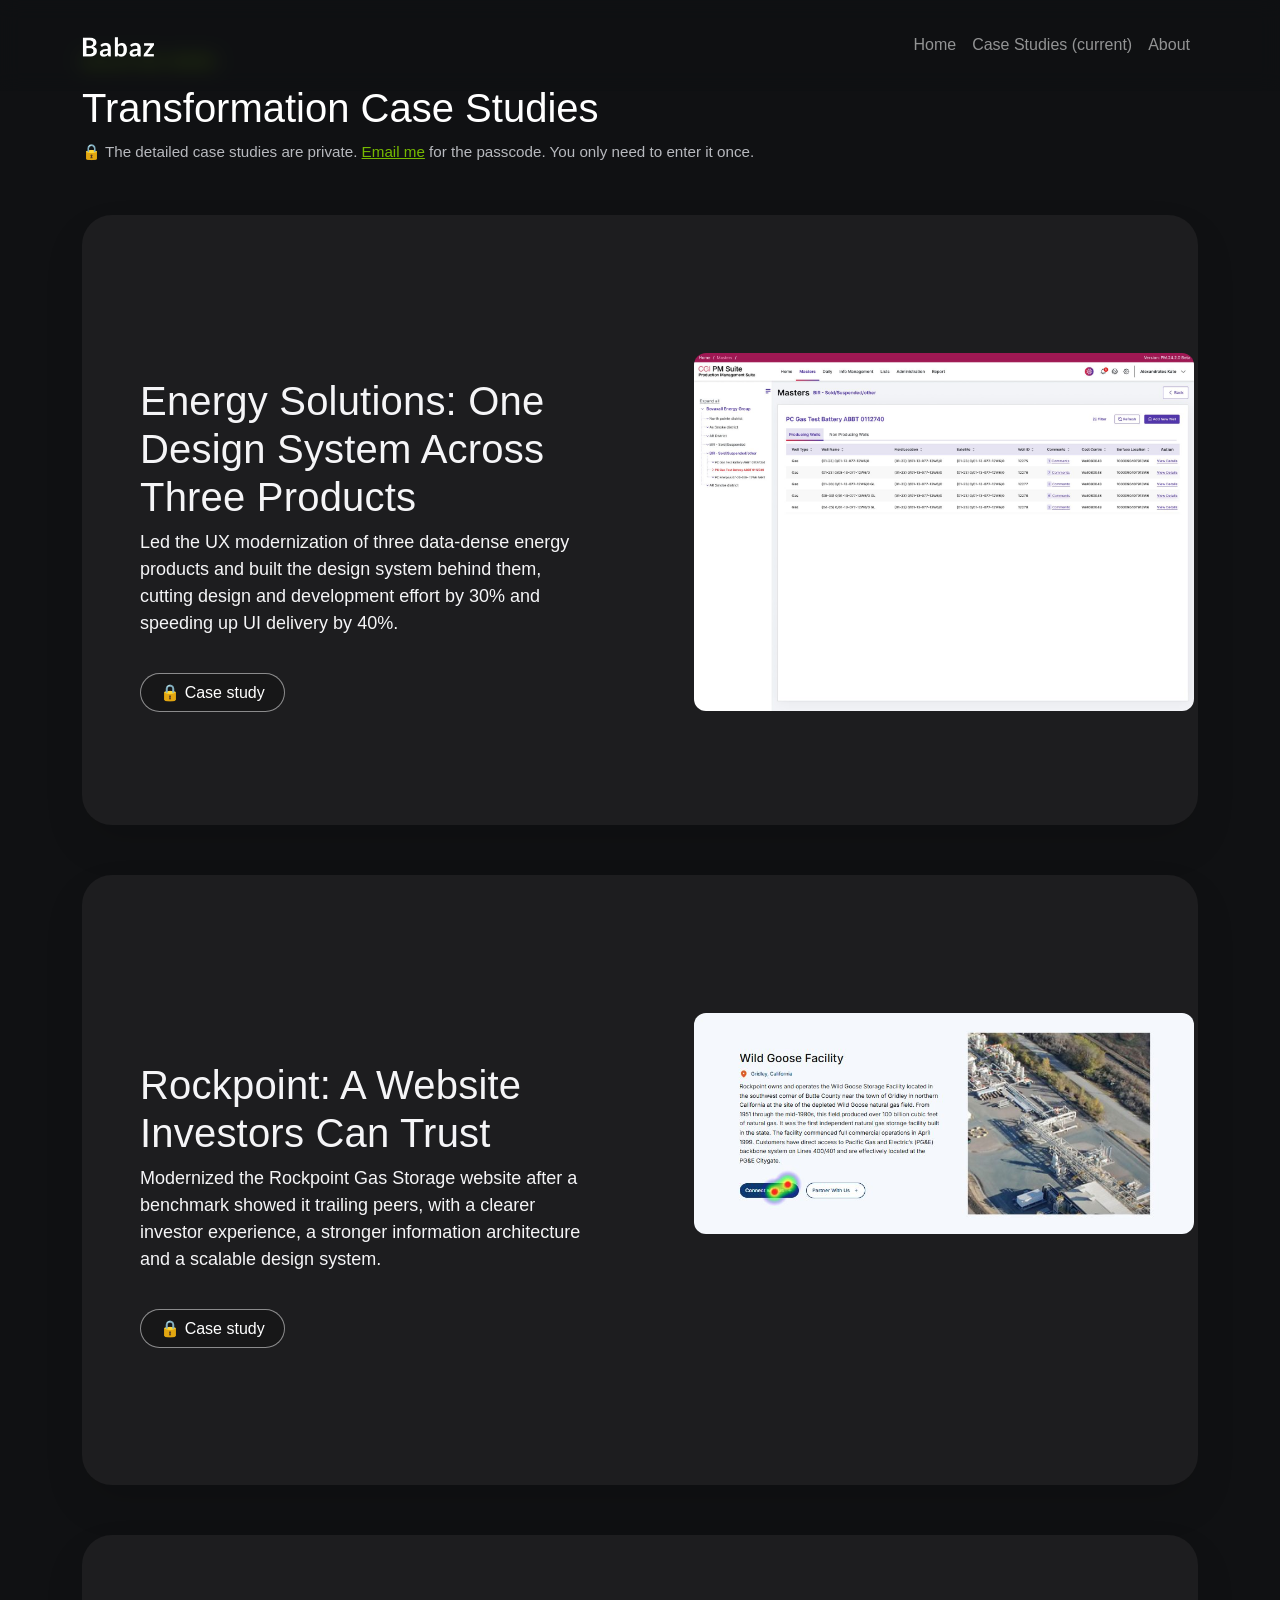
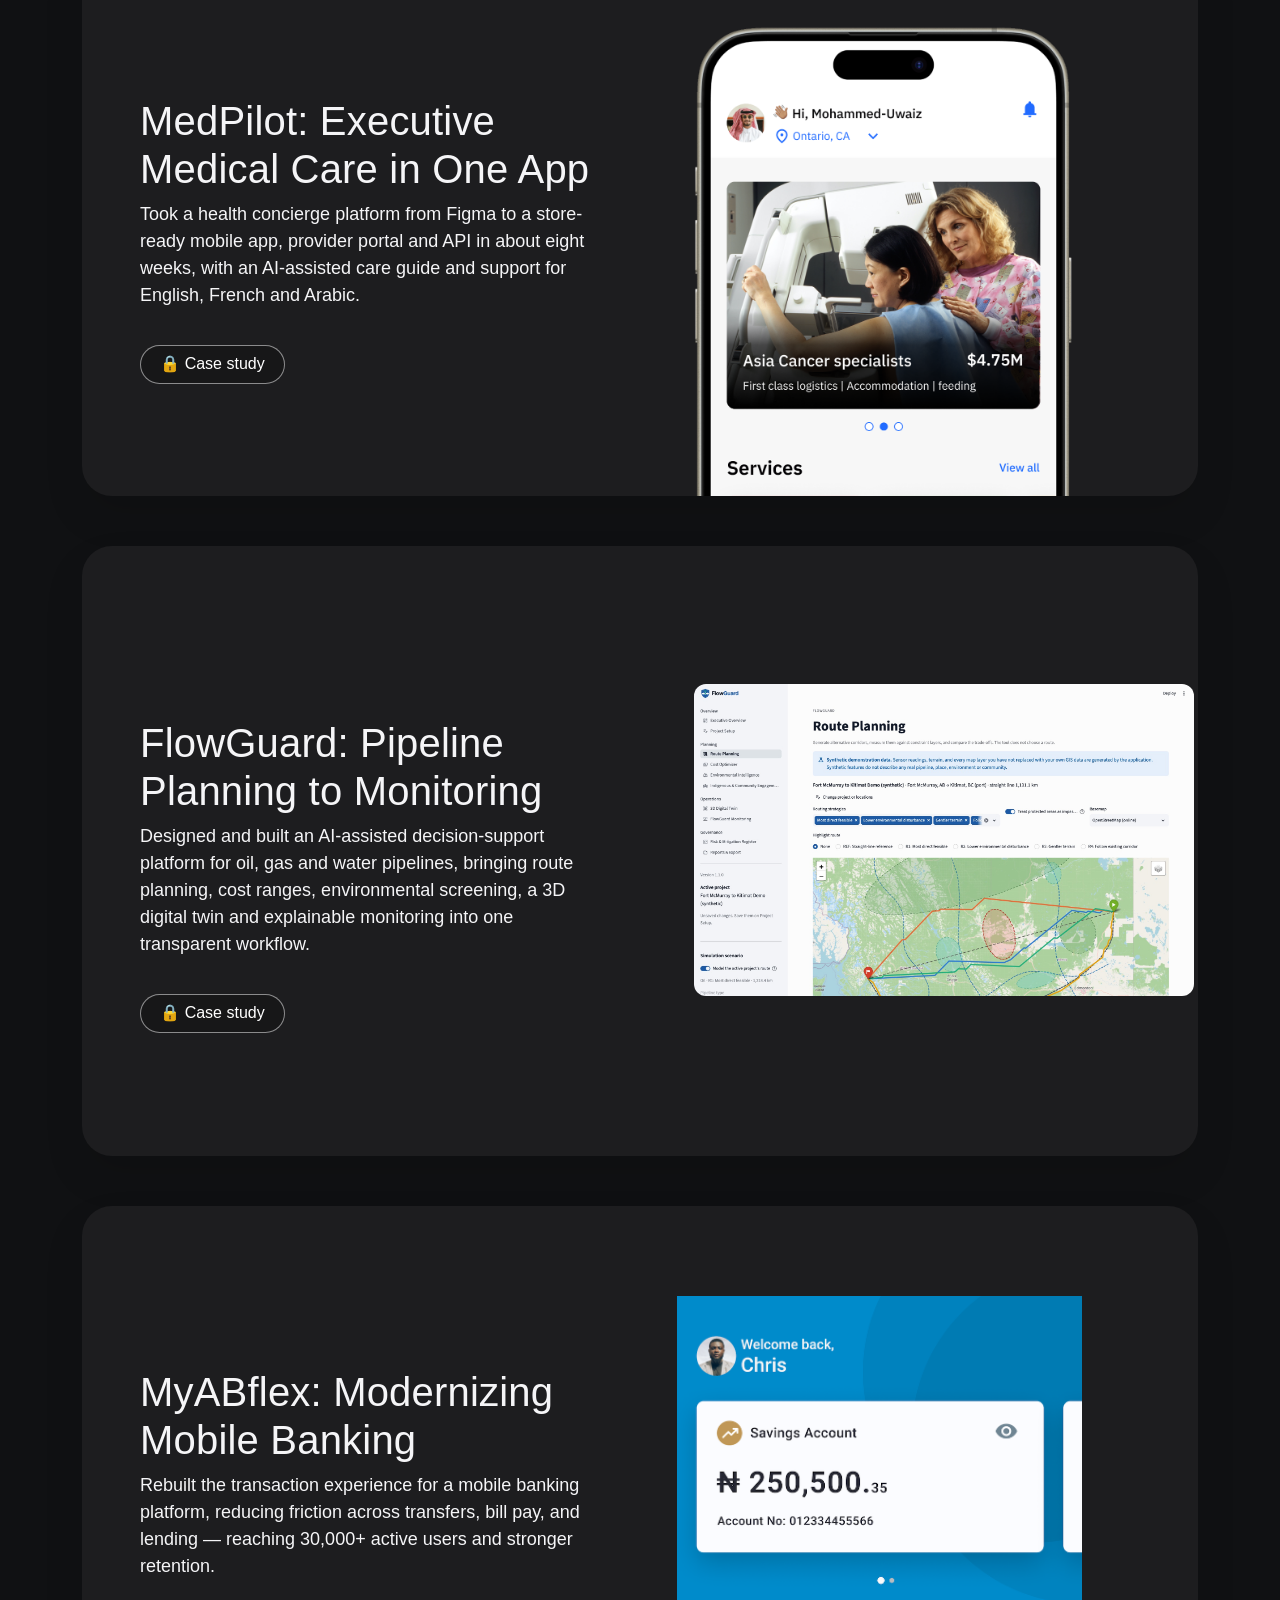
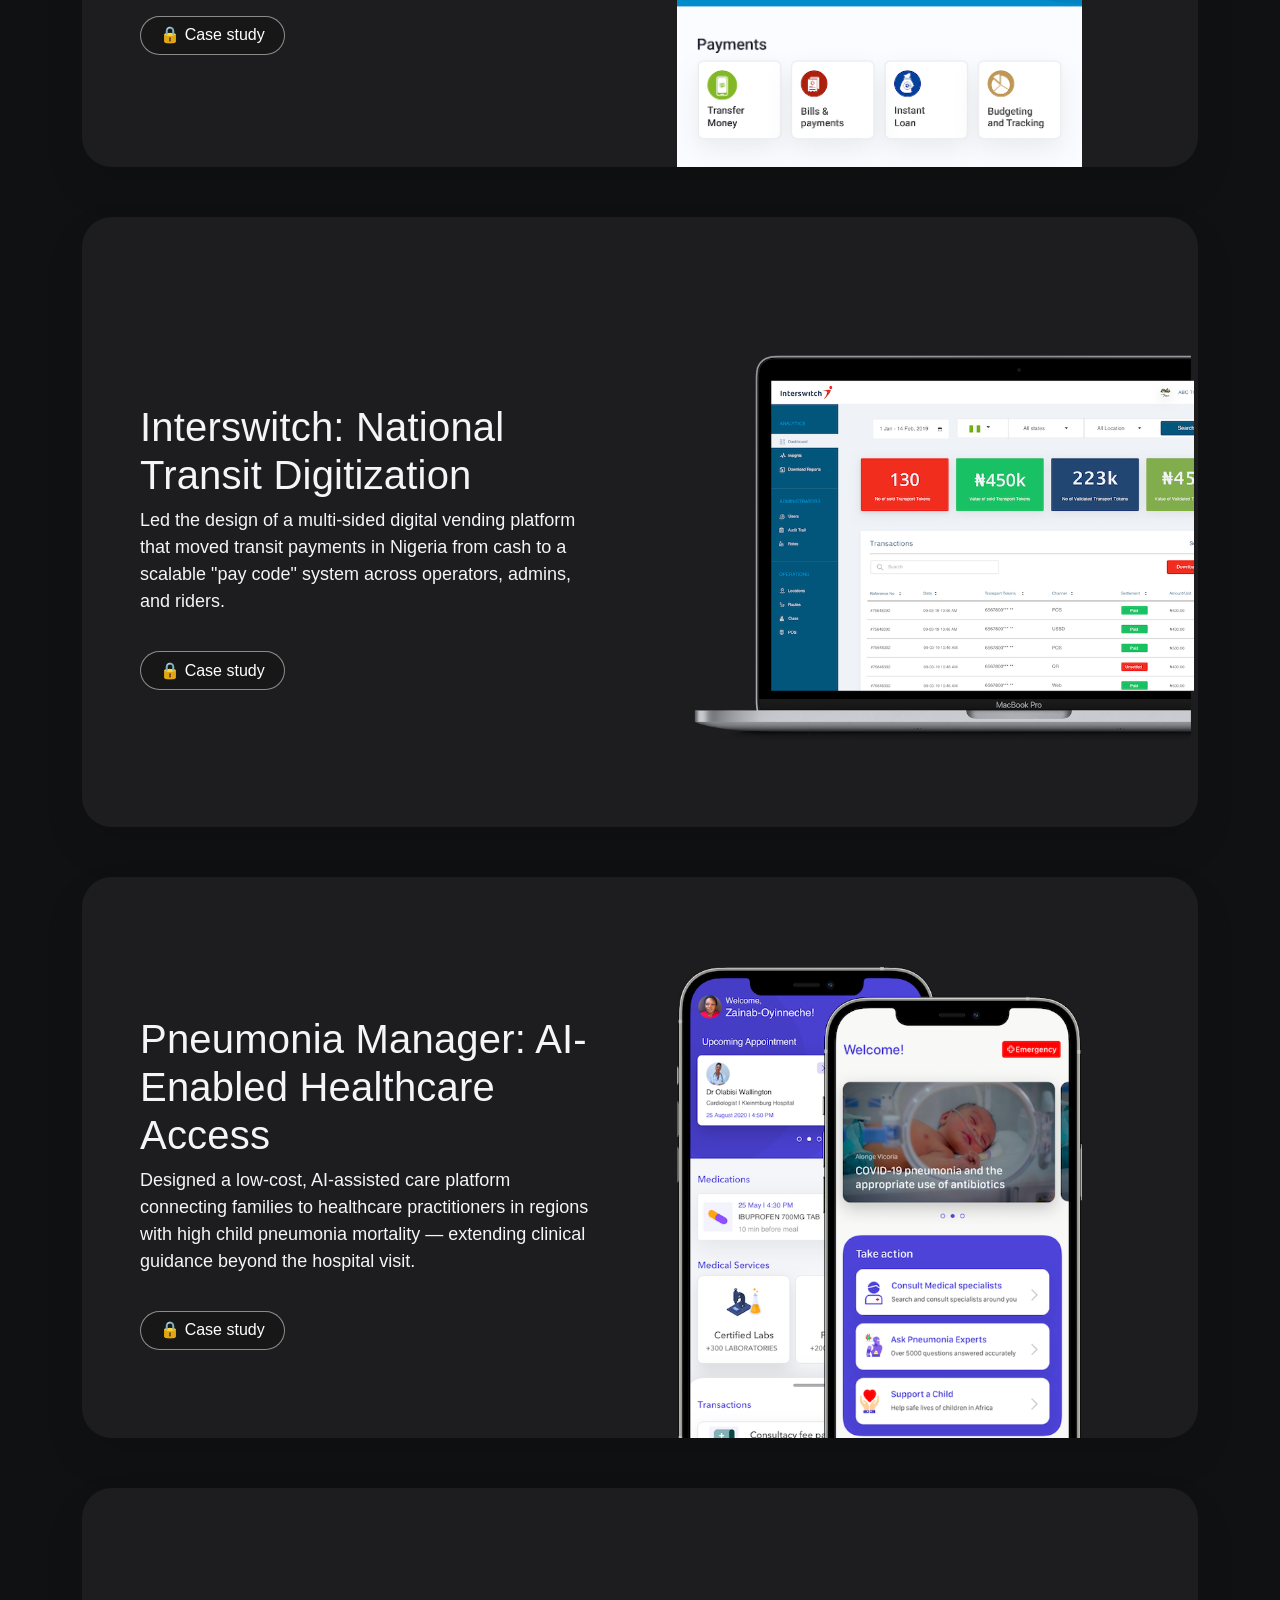
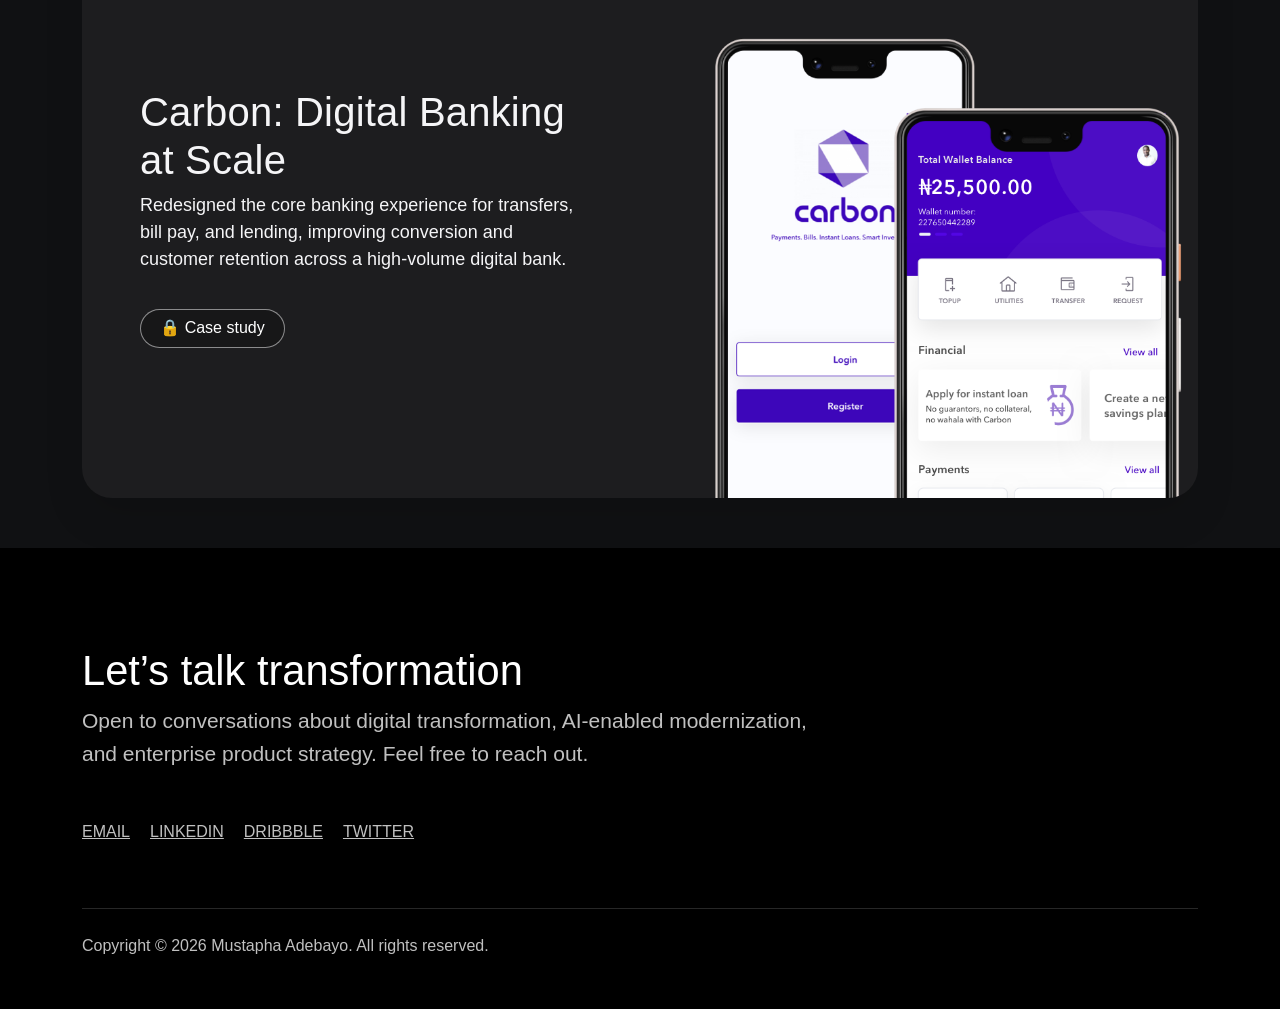
<file: projects.html>
<!doctype html>
<html lang="en">

<head>
    <meta charset="utf-8">
    <meta http-equiv="Content-Security-Policy" content="default-src 'self'; script-src 'self' https://cdn.jsdelivr.net; style-src 'self' 'unsafe-inline' https://cdn.jsdelivr.net https://fonts.googleapis.com; font-src https://fonts.gstatic.com; img-src 'self' data:; media-src 'self'; connect-src 'self'; object-src 'none'; base-uri 'self'; form-action 'none'">
    <meta name="referrer" content="strict-origin-when-cross-origin">
    <meta name="viewport" content="width=device-width, initial-scale=1, shrink-to-fit=no">
    <meta name="description" content="Case studies in digital transformation and AI-enabled modernization across banking, transit infrastructure, and healthcare access by Mustapha Adebayo.">
    <meta name="keywords" content="Digital Transformation Case Studies, AI Modernization, Enterprise UX, Fintech Redesign, Mustapha Adebayo">
    <meta name="author" content="Mustapha Adebayo">
    <link rel="icon" href="assets/img/favicon.ico" type="image/x-icon">
    <link rel="shortcut icon" href="assets/img/favicon.ico" type="image/x-icon">
    <title>Case Studies | Mustapha Adebayo, Digital Transformation Specialist</title>

    <meta property="og:type" content="website">
    <meta property="og:title" content="Digital Transformation Case Studies | Mustapha Adebayo">
    <meta property="og:description" content="Case studies in digital transformation and AI-enabled modernization across banking, transit infrastructure, and healthcare access.">
    <meta name="twitter:card" content="summary_large_image">

    <link href="https://fonts.googleapis.com/css2?family=Inter:wght@400;500;600;700;800&display=swap" rel="stylesheet">
    <link href="https://cdn.jsdelivr.net/npm/bootstrap@5.3.3/dist/css/bootstrap.min.css" rel="stylesheet" integrity="sha384-QWTKZyjpPEjISv5WaRU9OFeRpok6YctnYmDr5pNlyT2bRjXh0JMhjY6hW+ALEwIH" crossorigin="anonymous">
    <link rel="stylesheet" href="style.css?v=4" />
</head>

<body>
  <a class="skip-link" href="#main">Skip to content</a>

  <!-- Navigation -->
  <header>
    <nav class="navbar navbar-expand-lg navbar-dark fixed-top p-4 bg-dark">
      <div class="container">
        <a class="navbar-brand" href="index.html"><img src="assets/img/Babazlogo.png" alt="Mustapha Adebayo logo" height="20"></a>
        <button class="navbar-toggler" type="button" data-bs-toggle="collapse" data-bs-target="#navbarResponsive"
            aria-controls="navbarResponsive" aria-expanded="false" aria-label="Toggle navigation">
            <span class="navbar-toggler-icon"></span>
        </button>

        <div class="collapse navbar-collapse" id="navbarResponsive">
          <ul class="navbar-nav ms-auto">
              <li class="nav-item">
                  <a class="nav-link" href="index.html">Home</a>
              </li>
              <li class="nav-item active">
                  <a class="nav-link" href="projects.html">Case Studies
                      <span class="sr-only">(current)</span>
                  </a>
              </li>
              <li class="nav-item">
                  <a class="nav-link" href="about.html">About</a>
              </li>
          </ul>
        </div>
      </div>
    </nav>
  </header>

  <main id="main">
    <section class="main-project-section mt-5" id="projects" style="margin-top: 140px;">
      <div class="container">
          <p class="kicker">Selected Work</p>
          <h1>Transformation Case Studies</h1>
          <p class="lock-note"><span aria-hidden="true">&#128274;</span> The detailed case studies are private. <a href="mailto:abassade@gmail.com">Email me</a> for the passcode. You only need to enter it once.</p>

          <div class="project-entry">
            <div class="row">
                <div class="col-md-12 col-lg-6 col-xl-6 section-ar">
                  <div class="copy-container">
                    <h4>Energy Solutions: One Design System Across Three Products</h4>
                    <p>Led the UX modernization of three data-dense energy products and built the design system behind them, cutting design and development effort by 30% and speeding up UI delivery by 40%.
                    </p>
                    <a href="energy.html" class="card-button"><span aria-hidden="true">&#128274;</span> Case study<span class="visually-hidden"> (passcode required)</span></a>
                  </div>
                </div>
                <div class="col-md-12 col-lg-6 col-xl-6 large-5">
                  <div class="item-container-desktop">
                    <img src="assets/img/energy/hierarchy-nav.jpg" alt="Redesigned energy platform masters page with a facility hierarchy" class="img-fluid shot-rounded-sm">
                  </div>
                </div>
            </div>
          </div>

          <div class="project-entry">
            <div class="row">
                <div class="col-md-12 col-lg-6 col-xl-6 section-ar">
                  <div class="copy-container">
                    <h4>Rockpoint: A Website Investors Can Trust</h4>
                    <p>Modernized the Rockpoint Gas Storage website after a benchmark showed it trailing peers, with a clearer investor experience, a stronger information architecture and a scalable design system.
                    </p>
                    <a href="rockpoint.html" class="card-button"><span aria-hidden="true">&#128274;</span> Case study<span class="visually-hidden"> (passcode required)</span></a>
                  </div>
                </div>
                <div class="col-md-12 col-lg-6 col-xl-6 large-5">
                  <div class="item-container-desktop">
                    <img src="assets/img/rockpoint/heatmap-cta.jpg" alt="Rockpoint Wild Goose Facility section from the redesigned website" class="img-fluid shot-rounded-sm">
                  </div>
                </div>
            </div>
          </div>

          <div class="project-entry">
            <div class="row">
                <div class="col-md-12 col-lg-6 col-xl-6 section-ar">
                  <div class="copy-container">
                    <h4>MedPilot: Executive Medical Care in One App</h4>
                    <p>Took a health concierge platform from Figma to a store-ready mobile app, provider portal
                      and API in about eight weeks, with an AI-assisted care guide and support for English, French and Arabic.
                    </p>
                    <a href="medpilot.html" class="card-button"><span aria-hidden="true">&#128274;</span> Case study<span class="visually-hidden"> (passcode required)</span></a>
                  </div>
                </div>
                <div class="col-md-12 col-lg-6 col-xl-6 large-5">
                  <div class="item-container">
                    <img src="assets/img/medpilot/card-home-mockup.png" alt="MedPilot home screen on an iPhone" class="img-fluid">
                  </div>
                </div>
            </div>
          </div>

          <div class="project-entry">
            <div class="row">
                <div class="col-md-12 col-lg-6 col-xl-6 section-ar">
                  <div class="copy-container">
                    <h4>FlowGuard: Pipeline Planning to Monitoring</h4>
                    <p>Designed and built an AI-assisted decision-support platform for oil, gas and water pipelines,
                      bringing route planning, cost ranges, environmental screening, a 3D digital twin and explainable
                      monitoring into one transparent workflow.
                    </p>
                    <a href="flowguard.html" class="card-button"><span aria-hidden="true">&#128274;</span> Case study<span class="visually-hidden"> (passcode required)</span></a>
                  </div>
                </div>
                <div class="col-md-12 col-lg-6 col-xl-6 large-5">
                  <div class="item-container-desktop">
                    <img src="assets/img/flowguard/route-planning.jpg" alt="FlowGuard route planning map" class="img-fluid shot-rounded-sm">
                  </div>
                </div>
            </div>
          </div>

          <div class="project-entry">
              <div class="row">
                <div class="col-md-12 col-lg-6 col-xl-6 section-ar">
                  <div class="copy-container">
                    <h4>MyABflex: Modernizing Mobile Banking</h4>
                    <p>Rebuilt the transaction experience for a mobile banking platform, reducing friction across
                      transfers, bill pay, and lending &mdash; reaching 30,000+ active users and stronger retention.</p>
                    <a href="myabflex.html" class="card-button"><span aria-hidden="true">&#128274;</span> Case study<span class="visually-hidden"> (passcode required)</span></a>
                  </div>
                </div>
                <div class="col-md-12 col-lg-6 col-xl-6 large-5">
                  <div class="item-container">
                    <img src="assets/img/dashboard.png" alt="MyABflex mobile banking dashboard redesign" class="img-fluid">
                  </div>
                </div>
              </div>
          </div>

          <div class="project-entry">
              <div class="row">
                <div class="col-md-12 col-lg-6 col-xl-6 section-ar">
                    <div class="copy-container">
                        <h4>Interswitch: National Transit Digitization</h4>
                        <p>Led the design of a multi-sided digital vending platform that moved transit payments
                          in Nigeria from cash to a scalable "pay code" system across operators, admins, and riders.</p>
                        <a href="interswitch.html" class="card-button"><span aria-hidden="true">&#128274;</span> Case study<span class="visually-hidden"> (passcode required)</span></a>
                    </div>
                </div>
                <div class="col-md-12 col-lg-6 col-xl-6 large-5">
                  <div class="item-container-desktop">
                    <img src="assets/img/interswitch.png" alt="Interswitch transport vending platform interface" class="img-fluid">
                  </div>
                </div>
            </div>
          </div>

          <div class="project-entry">
            <div class="row">
                <div class="col-md-12 col-lg-6 col-xl-6 section-ar">
                  <div class="copy-container">
                    <h4>Pneumonia Manager: AI-Enabled Healthcare Access</h4>
                    <p>Designed a low-cost, AI-assisted care platform connecting families to healthcare
                      practitioners in regions with high child pneumonia mortality &mdash; extending clinical
                      guidance beyond the hospital visit.</p>
                    <a href="pneumonia.html" class="card-button"><span aria-hidden="true">&#128274;</span> Case study<span class="visually-hidden"> (passcode required)</span></a>
                  </div>
                </div>
                <div class="col-md-12 col-lg-6 col-xl-6 large-5">
                  <div class="item-container">
                    <img src="assets/img/Dashboard-pneu.png" alt="Pneumonia Manager app dashboard" class="img-fluid">
                  </div>
                </div>
            </div>
          </div>

          <div class="project-entry">
            <div class="row">
                <div class="col-md-12 col-lg-6 col-xl-6 section-ar">
                  <div class="copy-container">
                    <h4>Carbon: Digital Banking at Scale</h4>
                    <p>Redesigned the core banking experience for transfers, bill pay, and lending, improving
                      conversion and customer retention across a high-volume digital bank.</p>
                    <a href="carbon.html" class="card-button"><span aria-hidden="true">&#128274;</span> Case study<span class="visually-hidden"> (passcode required)</span></a>
                  </div>
                </div>
                <div class="col-md-12 col-lg-6 col-xl-6 large-5">
                  <div class="item-container-desktop">
                    <img src="assets/img/carbon-screen.png" alt="Carbon mobile banking app redesign" class="img-fluid">
                  </div>
                </div>
            </div>
          </div>
      </div>
    </section>
  </main>

  <!-- footer -->
  <footer>
    <div class="container mt-5">
        <h3>Let&rsquo;s talk transformation</h3>
      <div>
        <h5>Open to conversations about digital transformation, AI-enabled modernization,<br>
          and enterprise product strategy. Feel free to reach out.</h5>
        <div class="social mt-5">
            <a href="mailto:abassade@gmail.com" target="_blank" rel="noopener noreferrer">EMAIL</a>
          <a href="https://www.linkedin.com/in/mustapha-adebayo/" target="_blank" rel="noopener noreferrer">LINKEDIN</a>
          <a href="https://dribbble.com/abassade" target="_blank" rel="noopener noreferrer">DRIBBBLE</a>
          <a href="https://twitter.com/abassade" target="_blank" rel="noopener noreferrer">TWITTER</a>
        </div>
      </div>

      <div class="mt-5">
        <hr />
         Copyright &copy; 2026 Mustapha Adebayo. All rights reserved.
      </div>
    </div>
  </footer>

  <script src="https://cdn.jsdelivr.net/npm/bootstrap@5.3.3/dist/js/bootstrap.bundle.min.js" integrity="sha384-YvpcrYf0tY3lHB60NNkmXc5s9fDVZLESaAA55NDzOxhy9GkcIdslK1eN7N6jIeHz" crossorigin="anonymous"></script>
  <script src="assets/js/nav-bar.js"></script>
</body>

</html>
</file>
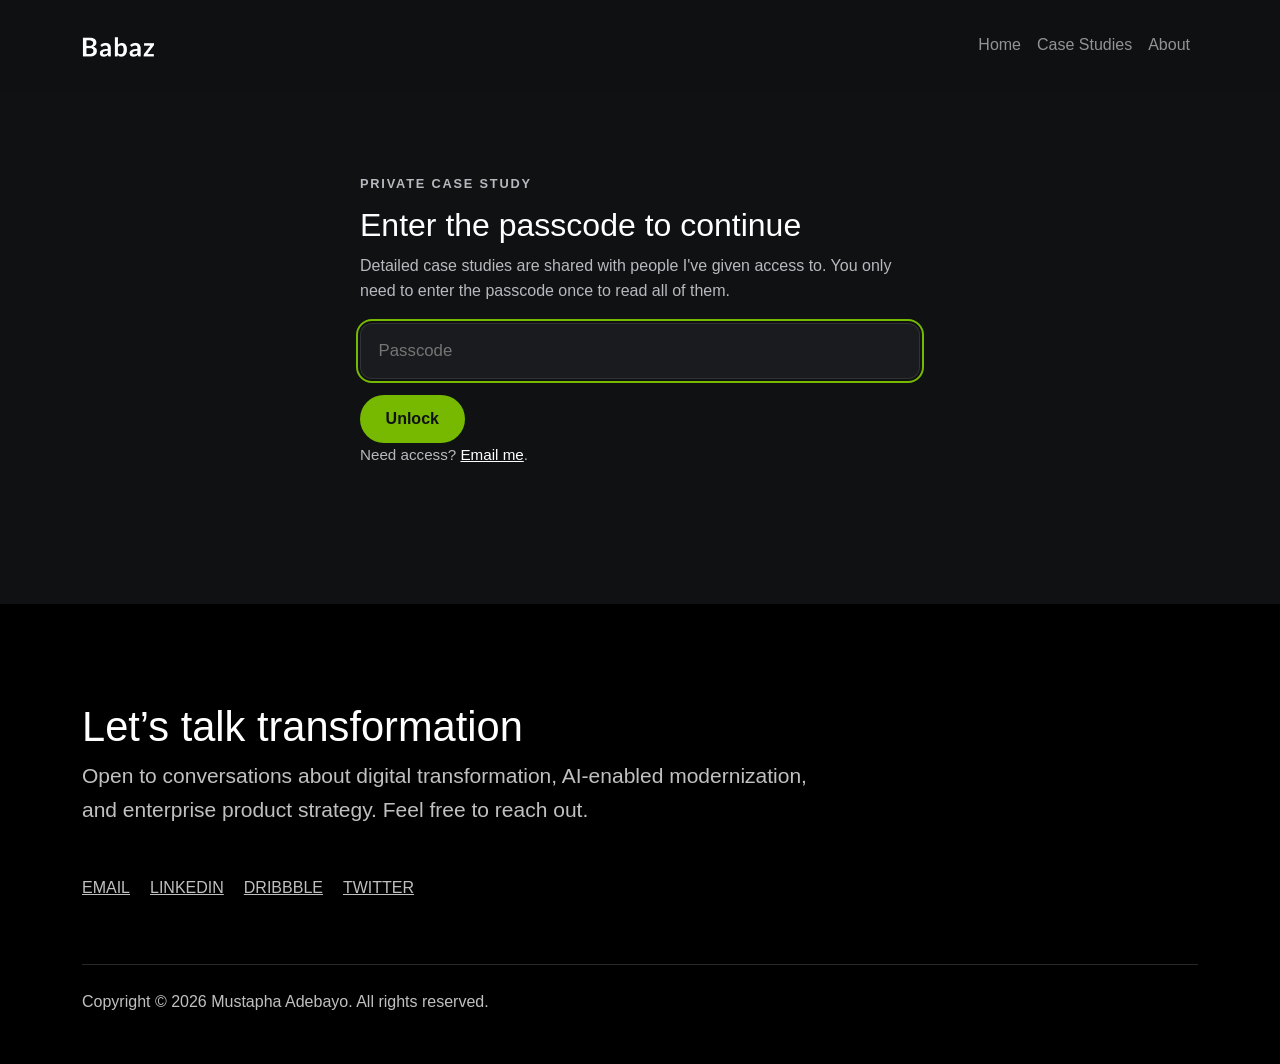
<file: rockpoint.html>
<!doctype html>
<html lang="en">

<head>
    <meta charset="utf-8">
    <meta http-equiv="Content-Security-Policy" content="default-src 'self'; script-src 'self' https://cdn.jsdelivr.net; style-src 'self' 'unsafe-inline' https://cdn.jsdelivr.net https://fonts.googleapis.com; font-src https://fonts.gstatic.com; img-src 'self' data: blob:; media-src 'self'; connect-src 'self'; object-src 'none'; base-uri 'self'; form-action 'none'">
    <meta name="referrer" content="strict-origin-when-cross-origin">
    <meta name="robots" content="noindex, nofollow">
    <meta name="viewport" content="width=device-width, initial-scale=1, shrink-to-fit=no">
    <meta name="description" content="Private case study. A passcode is required.">
    <meta name="author" content="Mustapha Adebayo">
    <link rel="icon" href="assets/img/favicon.ico" type="image/x-icon">
    <link rel="shortcut icon" href="assets/img/favicon.ico" type="image/x-icon">
    <title>Private case study | Mustapha Adebayo</title>

    <link href="https://fonts.googleapis.com/css2?family=Inter:wght@400;500;600;700;800&display=swap" rel="stylesheet">
    <link href="https://cdn.jsdelivr.net/npm/bootstrap@5.3.3/dist/css/bootstrap.min.css" rel="stylesheet" integrity="sha384-QWTKZyjpPEjISv5WaRU9OFeRpok6YctnYmDr5pNlyT2bRjXh0JMhjY6hW+ALEwIH" crossorigin="anonymous">
    <link rel="stylesheet" href="style.css?v=4" />
</head>

<body>
    <a class="skip-link" href="#main">Skip to content</a>

    <!-- Navigation -->
    <header>
      <nav class="navbar navbar-expand-lg navbar-dark fixed-top p-4 bg-dark">
        <div class="container">
          <a class="navbar-brand" href="index.html"><img src="assets/img/Babazlogo.png" alt="Mustapha Adebayo logo" height="20"></a>
          <button class="navbar-toggler" type="button" data-bs-toggle="collapse" data-bs-target="#navbarResponsive"
              aria-controls="navbarResponsive" aria-expanded="false" aria-label="Toggle navigation">
              <span class="navbar-toggler-icon"></span>
          </button>

          <div class="collapse navbar-collapse" id="navbarResponsive">
            <ul class="navbar-nav ms-auto">
                <li class="nav-item">
                    <a class="nav-link" href="index.html">Home</a>
                </li>
                <li class="nav-item active">
                    <a class="nav-link" href="projects.html" aria-current="page">Case Studies</a>
                </li>
                <li class="nav-item">
                    <a class="nav-link" href="about.html">About</a>
                </li>
            <li class="nav-item"><a class="nav-link" href="#" id="lock-link" hidden>Lock</a></li>
            </ul>
          </div>
        </div>
      </nav>
    </header>

    <main id="main">
      <section class="container lock-gate" id="lock-gate" aria-labelledby="lock-title">
        <p class="kicker">Private case study</p>
        <h1 id="lock-title" class="h2">Enter the passcode to continue</h1>
        <p>Detailed case studies are shared with people I've given access to. You only need to enter the passcode once to read all of them.</p>
        <form id="lock-form" autocomplete="off">
          <label for="lock-input" class="visually-hidden">Passcode</label>
          <input id="lock-input" type="password" class="lock-input" placeholder="Passcode" autocomplete="off" required>
          <button type="submit" class="btn-accent" id="lock-button">Unlock</button>
          <p id="lock-error" class="lock-error" role="alert" hidden></p>
        </form>
        <p class="lock-help">Need access? <a href="mailto:abassade@gmail.com">Email me</a>.</p>
      </section>
      <div id="locked-content" hidden></div>
      <script id="locked-payload" type="application/json">{"salt":"R0ApiTkNALn3tax6MDtCmQ==","iter":600000,"iv":"Ro1MvWftWs7A01ny","ct":"uckVGhHSLrvSWfDwK4n5rKB5JTjZa3QXz18SIZfprve1UPgdkhRyws0ZF4IfXVTJniOR0YWE1gUjsc0Cg4eMRrJCAr2TUR04uAcdkl1rLHOTIXKZtSgx1+e2CbmhN7YlTnR5hZrAOjmswei7gKfAmSDyHrzg5AC8JmPwlc2Nj6J/ROxAjyOkTlBO12sITmqbPOcpibWJiXNc5kpN+8Exnl0zAgH2+0l3KyIrqTdqomZs9Owgvnzm6A2nj6FkaFwQrpHxk/DKzDJUji6t6XGmoFub7XCSufTBDbIbxhlSYGIr5CeuqrtdoObAKFMLh9B5EiJvetxcb0le7lQWSwEDBvlHV0b3hULkkERmU/y5Jc1AUX6tv0ftVDai0IvGrxM2cyR239bkmuQZ03wVta7Tmj4b3mUK5DQ9/kl9B+X21ajgEAsgH816C6xUbaRaazNuT2CbO87+EiK3aRl3L6rVA4moDUXhjiYCr17sQ1cWB+fXtOSU60rC60awdaGFf0yLpyew+0CElHF0o3c7OSiXRcU+8YUs4jNPQo7i8wIE3Dj4uX9FZk9nPfLtRn4z5Sr5bx60e2OBwPL8J/Cgz+zavkSu+Z3XankYOdHl1XBkXEmQ6eoIclzJUL0MuRpj0lBSf2RFosxd9oYAQviyit0KARjRAInq+gC34uUeT/sZGklghJ/PWCQxKf/1jJsfsr6Mk/KdPKfKw1YABLXFNsKqBOFHMsPH2CrRJaH1zWXdyrERAvenz/ohcZkM7PhzDt/g9AEaouX3VkLAoH5hrIxF+2su1RtMUEoV5RxXNr6OEH0VQckagsKfVlvktVfxaOM3UCYJFh9WunhuoTUZ112E07RUTV8AWGJ7yhwl+r1vrPih4/utH0kt5zr2IMheYYCUm31a0ST/[base64]/bt+WqieViUxjf8haOsryRuU7d3v4pq1RQGNgIPEkF9bkweL821P9gJ4hvNJog3qscAIfoB4PWe+LB1lHDDNCKTRJ1V2c7QI8cI45UJadDZhMh6r9nW/BDMOnek7do2KfzOTIL/b8aJuEge7jdjhPkwG1o47Jb2X7c/KfsUbOuJ7nFf3u2eGx4oTSxhFqbocFl8q3xQmowQR7pDe733LJZGkzRKf48Evezvoxr/gdR4ksK+p7qSUoAq/+qYluO81REAlTKh+SWmgULV5CufKoQePRlNjILkJKn41gyuy2PGcSaVarlxM+WRO2dfu2uMl3X4vX3he3kYFfJl4FOauMPswZ+wox9IhwMUmf41nseTiFilAJnt+Ad1iz+Xn5ZHAGuqTsbYfUgWTEFoYIjyQnJI3VlQ+zC/9b6kiL42n0WjPB9X7o51tUPLu0dKPKRZQy7OkTGG+8rQaVhXzb6ZPeBNO7uNEPrCNSgwSAvxckBQ3Z01/16/xUV/RUoZDEaRZDbxifbamhV0phY+l+lcQnf9aMyhEx8fpF9Ivfq+mkvco+v0Ky9LO30h0AVGrElzXPnnDAbj6nLg5i7rb++BdCsj2YOXy/65HeOrTB83ERLsTtqmKPjfnG2sjiOehcK8EwD/BCFXO3L0Px51FHyT+Y+hXZlImpQ2hXwiuefUNMO9NUdXXwwTjHZ7g9H8kWFeR2bZ5o7xicFIQItwFZUQOtWNNOWqg/lMXYTPlBB4OM0Z4KkDv2jbV0Iu/drx7AfNgwB8Gj5V+S3Kjb/GAMAW2LiHfGpRguo62BGFnKAufROBU3+b804Twc+Uw04+5tzzWAEAi/WxlS2c+vmJvKRLCbUz//V/euHXSIEshrKVpaVyuBfiGxaRADTBBKP2roIhxPJJ8eSGlFPfaBstgf1T/04NztFgG3vqWlQRtBltSY4cc2vjoOtjH18Auyu1cwy/eoqn1whbpuPAILFGwvY6n4/rBzU8U3uclrqSzKazyQB0uHy7uCofh3VgXvP2yknbkkCjYztoWtz/8uwyHfjy3wjkUF6y5sy8MuGMfd73vEXVOuOLBiYkar+3LcHG/VR/c9kPZm4ZBn/Z2lubwW3wqTot1rE22g35uMjYViggMAjOKf6JmCQ1n7cyuykMaQEXYGfBHuaj3f0ZOCwdMCuQDRRR7GIgq+yt8m4EMPMyqnKUL5urTNsZ6FeDukw73eufKAqe9HTNqKPXdL6vWM/gteogSVdpwVe4fJ0hRY3gnUwEw+laA4r79zdVkUZxJJs1IsLqKoITylfoZefJIk/+dqlJ/AAlHLUdGJ6pY+yur9O8zE4thKqYXjsszJh+R61pAZgScC2LdfzeWfCXhp+j/9aczV3Gxadj5XNYqVts5KzSKSr9hBi+/NRbfiLxg5VfPwzpuIQ/aM5ojVdk+KXmXeSlkH5/5x0hMKXJsOS9/XjSRQMlbAzywxhcp0w+dTBHKVI8K70CpKwIDpHtpMlOSYlea4wlE36VtQNdC1bV+JrYVdh8fDKyfkWFI+L70YKiGSFnPNXBu5+m2PKcYLH2bDVA3DZzMDdD857nzQYNCvduB1IbhmMAMhmr2Psxe9uyyRoGxzQ4BlpyyvTGr0OAJyyV8KbqQGkp2IhRM8//gyZmk48PTdlBnz1xVVh+/gqcH0j4okpbu1HT7iqW53OVcmVDiObndSaQpuEBsnTTKKBtq//mCGCXxdsOr1OSIDSW1E6hGYSLle8uE/gENbPif1whd+JhzkMDAVV6Hvhw9+4ijYSVHYxKFBlknyl1H7Vye9EEHOOsK3eQST//tu9t6g2Hg/IdE/UsZAA8PQ2I+ZIDopIg0tynkYDNO3DpAZ/Fqt+XRFTrNk+RODLwIRScOF1Stxwld1ocV9l9hW+NAm3r7/FkabHnNephFkR1Iydx0NjzV6k0Jy4VJu9BS4AejH3A1xOJ2Dz6FLuKptT3dtRsQ6eLOlLORISMe0nqVFkqkoFjN3jgpNp18yL/yOgGwcKkxDcQySv7hqkDQ15h8FUdgUjffoP4PGYvPE1xZ46dUJbLOeujzq+vYDmHaiACIrW/vjEkJB1W6eXL2cF2yU2G7D0z5nEMQWsgNmojQ0CQ715FGfPuBcrj5MVFjCergUwt8TzBH/CWnqjd3Psc4DuAh6YjdOre5ej3AZ6GiXgq/HnCK6l9fC3niJpl7BKO2VvU6p7GzqZSSbtCg2bOExxPY+47iPC03M3G7ZYiFpJGJ013nqMj9wcojzSYPBJZ04JV3gg/BHrXDcY5eHVkhrHoMiRj11kxzhw0WDTsZ2YE1kx8eYfCvSLkwVPVCw1qZvl7189JwAKeGWl8eRKppMt2YwB5vPSUHmgEWCLS943WFyFF0mGngq63SKV80f68hZi35/fllB8fQYhRmXdk4zZjW2Avd3WQW8bVM6PyXyHcAyWpHSt0TcBXg0kZtEcDQCk8ug/4ufre9hpcCNt5/3pjFnwj5WjYOMRsoaFziJqBGbwTh4ccDDegpa/G3GGZ+p8GFm9AMuKzsJITqFCLfVjAs1v0cDDvfGce92ISTU20nIFachMnOz3qc6USy8vrBFkmTo3DPBCUgufZiqi1cX7XF4AyJu5H3KpPWFj14zSrnOGkeRiUChUQjFja1IUzgYvDsGwJfsET0cx5S/Zt0+PIog9WBWP/Abtog04zkQ8bfqbI0PyA+ivBYVa8xUyAw3a1q2j/Dw7ggAXOit+NDRfuKqb7qx0ijkSCJscdeRedRTuFaW2LWYSKoAHP2KbbfImidOkDYKmpJg9VC14RYb/sNoKFPl/iN0RerHVP7kWa95T+QkK1mxjpLhG/NdA/k3THe7/mpHSKesLoRwdH5LIawYdfF5PNuhbwZM6dbCRyXsRYFnONkuD0at9/KP2YaIH/RMPUAmtrTxsEzH14vmrX562/ktLdBuIBARMJGXMcVNGCoIe8lQqEVISUcpCtyI6NSBm1ZQRF51a0DkDF1iDFOpLIJ3T6ubkcF6SM8h8Lec3W6yqo3LPNNNrV+y8pPCoBxMiltFuqbdTHgBA5/EXUN/0QQ+iQGmKdZmeWI0gtHRMzngJFmQX6SlSNSCfKd8UBBus5Bh6l2BF8kOZtDP8gQT4Ou4xE9LuJpI26s/Gvic5eOuzmkwZGDqPEBEhwwW2+2Pc37MXD2LRTjw8f92Jn3BYVt4IpkPpDfwNhyKxiiPlWf0t6yOVt2eILjP3IWMzMJTVQItB8q18yugiIoWq+A2YPhXo2uCnmPMMDaR6VWN7R7gjtQH6NS8xcaW3OvcYdmMNyb/hz+McpxZXu7GHz4zLXsvrkcV+D6wJcXB+kEOHCdrNU+T8iTE9SYb+Yx0Oj9FFGg7XPMsleDy2o5t+7sbd5khqHpMclJ0SkPps2s/[base64]/kpHJgn/ltqrj/6c9SrDXGzbjMf1d9OZxErt1+N1HwdAgHGBzGTwL54VQ8vuRHUnENdGrZMJIzHcwzE/1rsFkEGGZCDUqH4OwH8fOH1tgUpP9SNcSHAJYK7ks1hiQUoV4+d+hjADdpILvE/rLBGR7dwtDeJATKFYwJPAUY8/Egv7t3jLASRSXEWCq1gzcOJH9FJTyvnfKBd6wXJZ/eIVe8hFhhN7IzAu4b/8WPEXvp8ZzmlowbYQs+6ygJ+aZrQ5J8tMoTs9tlkPh8d1IK8bq6cUEPt0Eg0VPwz0CMr6e8dfp9+Z6Koe0LR4Or3jNcdwQ159Ckj04Z2Kp4uGRb/e8Knk3+JKo/X1bKP+PGTliYausYyPWqhulkZXWPHcil4bYPlK0DLq+djw3ENcf7kPB1mz5RHnGhlmo39qINUHniQR3j1bsX8K5mbQE8JDLj0XI7uC1ULYvEHfyzSlZXKwm+RbosESBcYM0slPnSrYWIvSEkXEV8yD5XLjqtcytucQrYc/po7THoXPr0g6cHRAxDPGJfQnyXM0eLbxD/TFJ21Y28LB/SsIA14x+ppbc30bG2REFjRpGBT4rbNlmm7oqdrhUluTvBgHCFNQWeXLqaPcsprOb7dbtA7Wr3yCbUH9vFmaM8vYevvx5djNCsdn+M/uNkZ6MUTe4SaJ8lmnKTnikrLfZsahHIPLCcj3gLOslrsS6ur3pVNfhyPSXelEwMNresUpIYXD8lrjeNIwh2fjrewMjLa3i6A9DxIHg4jAGBt9w/t13MhWNdk3GKp1SLzOcZfsbFk79njRy9cHTjgCIx9lT+5doel1vZ5vndwiIUG1pQAV4AcZo7xZ7s+4zMZ3qkKcRWVbOSbFw8e51cBXZfv2NbRGDkC6VDjxxJ2kf5gp+ZB2eMXbiZLY8ir6U+HQnDbynejVHZ9aQmIMBCcAqjeWexk2gv/h2040R8kH6IgnA9jsuWNu7vDU6ZLW8NQN6F30yiqgxe+j16vcKHhSmQZawH841QGRhNOggnQdDybE5S23adLmKuwyAIOA2NDc4X9cQqdmXwMRkaxDQHvvJgH6W5JLyAlxeHyDqmxeVsP5vCowbrsPzK9Y0CJgubcRMPJ9yfo5VDfU5K/9xyJVlJ5IZpOiSy4U0mMREncGEcy9FYvYRi0EnN6qNB7/HTiun/EsJF4+zjNddxLGIqwuDHou0QfUS/viBSbrAf8PxIQiWTE9wXh6+EyjTSDOWbyDydBB83BNIkJ7yFCKt33fLPavidV2b43HaK8SVYXy86VnDzjKjPISQtyfkwF/VpjW3OGcfNkrpp+/[base64]/WMPIWOb5bLyqZ1OaiuoaygRTr3SNcmhkEHSagI7m6lvbZGw9FhUakJsJ1BO/jesL3CFF0WbChJEGpQPPof955bIwh/5nnqpiZCuoMcMcYYXJpmleeugk5LTaKSOIH8fO1/L0TAk4/g3rNJXo+r5no5ZZkS3swtOGjwEQ23FoYbkU0cL1XKMlm+G8PiEkUZf1ujrYreYqSl5SnAdm4+8Nlz3N67xUL4U07UPBWZ704jKPgJmZEm7mn4qUSVLsgMVxyirRFLNE1ODv5MulCvigQfytyhYjO7QEvuTU3vOGgdi3X7JqEzIXSYuvgfSLcVolu09lZTvyp0yPU46/2VDzbUg/iL8EW5lsgBnGXmIWcxWfKC0uA91ilQn9XNC5T0p5IKoGOSJHw4Y27FlZMv6p5Ib+LWkXC40mtifuhTyMaVBW5Fy9sx0wjrsS4MkplEpeCTYIX9xFY/cNiuuUcbSzpviAkF0srYk+dKlGfPPlIT03IfAo3Wt+3gjzJzdjmGV+i6ctHZx1a1KNjTIwh5y3GT6F9xTDyLqtuvONhv1u7vXfQkujjyGv2F8Xp+bosYXInG1acpPD3kLDZZ2Z6Tvw63mf2k8WFYpWn4WW3OPcFB2oeWaH/gb+JksVXpxFKCz5ljAXtJ8131GpZaxWNQ/[base64]/xDsQhQZKRKoY4KlE5UHxL9aCoADqRs4h36P/1nVsG3tODNqqmLybLGx2V4ViZRdBsooILhD0p0c/NhQTQJWwB/rXHJdn46Y/kA7+8BpvnnWDEbhWe0PGKOGlc29Xl/7wBe+EtbrIM20t4VCuTXcXj6L+W1IEU9TtFJKon059OhXiW2DbwV2WOH89iF7QIKDzNjtNBhMofMMJE3Gfr9tsYdyFN8CqDS9tp3P5zsFSZXcDhrYR40ZZO2twwpL/NEBaK5pjS14T2DnxPSqXfHi3ztN3GC8bKbReMLHkEDmu1jIlFZ8bYk1JkUx2yOFo2ypcrKUHFGCcZoqKZKcQm6FPTREIxvlS0oWe6sMwQjkl0CiAAnepqfpGqid8f7hy2pSOifpSL2JsneTwGz12gBmBgvn4j3D/gD4ytUrO+A5OgGFm5heqiK/dkJ3D2S21hneuMbRUCXcYirucOhI5AgZM5GlY175IXvV+oEVKygHDsDhyIz8b3WRSYyRUaQQvIkgtRO913yapQT/74Bj19fRVI52NQeZof8d+zO80pf8MBtv0og6TM8AOs8+yKhICYoG5mZAPZ5j2/HOnGn8dUIcx9ZE9kvLdUDY5RROrEoDCUgZBTWsjAI0rp8klkEvkRKfpQltvrZUDp+776A/DbNz66bgJfbsgp7u0y/Nbafwl3LfvqxthXQqNghB4Rjr+wjSYld8k+1bvF0a/fjmDfxGAnwD2KfemXuqYQNr6hVWY6Jzd07wTjl/vTnyXzgCb+uRGtVAYjRR05oQYK3GnPpxKL4D6iOcLlS677v7YcJ/ccMJS8LhDaHICbu0Dub2RI8o5pJYJgrMf+31TQvs/KJIxTljXzvqq0pSdw7c4LeS07xqVElvza+zJWUXrarWdZwuUd8q/NZt/uR9NCZgHpSxsgZGzaM67ir9zKdqy1KURpOhffcZ10gu5bAZmMVio7luGjoZFeCrvGCdo00hiA4dJe2hNJWCYlziIMy+kW8G1PVaD8N5D2+OjNruE+XOF4WrXVZPtVRDjm8Ugk1x+nJ4jHFHGZZp9TKQ//VnMHf5jbqT7l8nwtpOu0D2hXk2Hg6yN4njm6x44MtwCLJigXLkjIHPRBsXfaleOkVNoGxbnHjtkirXd+jodNjQ1lJVqq/6KEQ+UBaEcgAeH9ly51a9NkYhmr9koU8DBPS33hJNHaYkqAUYYzrjEC2VVElczdi8Q9jh1fZVVpAbNyGDtC3hNCricE49ndxzQn6NkGnz7KA6msf+/xkCIQeEA2XOZLRRvv3vW3sL63beueCzLQc/jaDsjVifA8ZHc//kYz/6FoOAwpAvdS/htzAjHW+VZwA3cgTk1BB0HBzJwD66QLjEtUinEFi3uubMOT6ZE1IymuXunEdQzX66yKQa1UYqhvPskxf5U+Fbl5dsfLcujMr5K0fXoKe86i0RXMmxGDVPk8j4vW40TqC32fLvGZ8/yYasIi1FHfarfxncB/2wL6MqX2JAev2OgqEh8cQ/[base64]/WImnMWaY7w/zPo/UK7Cz53OFo/cy5M6P7w5OuyWhKywOkOvVQaEAG0pU4LDNm6Zyrx/9t+Wzs73f8tQn3jVA7CSCoQoLwgF2dKq2E+LCUWequy+yAHaTy/i1TZlTCnEw8yEswHBH6pgqVz7VBk9f9/663vfY8HkfsHyRSvKr+PIX3S7unMJ34YleSnyUyCWn7b/Eyp3rhzy31lkkfyn+P9h1Ho66T+KWAfu/opqJvEwk+zh/5QwHd2xkT656Ox3kuU4otl0py7T80IMJcGrgL0n7qUrqk4M32eZCmORtyV5xL6ShGCZW8clHTmn/xv3UWX4jRQh7Fm/8vdCqjgA2ZrzFIlVucl+Vs3k4Lgtk/K1byVRSI66Y4AYew5COU0mHQeUlSC3rdo92v6BA26b9crI1RJUqMjDwdjj0ecTTaKn6Yd6XhxK685JlOqCgdV/rAly4d8vwhFfSWz0O6HxrxyMTY7t/eChs9BX6KQyq7JOMaeY1TafnM5i5L7HF4/J2uii1q2RNJad4FWARNizYlen/aBmEilAF8bFloGfFlhrGp9J57qJ9ghnYMWqMnu9xQ2fi1YprHQ/Wr+xf6AEgqzGVLAEM8Sr18lr0o0zCPg/[base64]/8fPW4bOc0MxCGIHR51KCp/Yg+L+nI70JA9Kz0ciAHjKyNjSrcK979MaCQifYljc3uETl+IAzoTra8VeYH8G1iMHcCqQSWrropKZvfRZ8i4itFeXavxQNZFVlMA/jMid9NHjj9qXvgjY71l2P+BPGgMURyKVbb9z3MJ42GUy4DQm6jbTzXu7bJ16IP4M4slY+HKnNM82bfiPu6HIFkGIcPdeqsE4RdyY1qr86ZrF7glG7CF8MXWXpWM1QNvA+ScQTxDDa68NMD6kWqAI2xeIq8X5irsb/CXos8RECDfLmwMmDfI/j+QHPjT3sQHJTB739RmcpswSLC8w1St0GN7DoA4omeBh7/Z6pEtc5N8HLwejo6YA2Xc7Qwk/FDjetV9GxFMmVOL/Buy03PuyGUm4hulZiMkK9LveFFR6X+0nsd7zUk43jGHIoZ/LMT+Qoq+zLF58OJssIzuC/KqVMsBjOrMtnM3b6A/Z5sBYf+4RmIbZalL3N9NhkFv/AZNx+zmmNujXLhb+q1qBfMXj2vjCzPxSS+zsPxUQNh8e1Y+5SUwrgHkY+HVJdSpozZW0CixBG2q0YYPiKCdGhU7w6y3meriLzct0DMU47isIiVb9+vTvoB1UxVYiEjxUcH3ar1CWAhiPMiJDIsH2ktJtoAqURgFNXdt1oqpRko+aSobvBsHU/xk1O0eOZJvzo0ACVywjTagBAkheKAdCTcKpM6aCdVynWH0swJpYkfRoVyE4Q0y2pU874MMCTJYCOycj5nkiAv+zKHjBkLRuZtpaFcrvWNjKYzfHZe6+y0FfFS6wyrFEGR0fopJDduBESQgu8p3+on7GyofSXQXqr1+my0TmVsOYB7Y2V4FD/YIJcwv7SXTzhtdKrGoVvDEU0QWsO8JDODJyLuU4r7JTmS02mw5TLUVGMVbK3Sln3R4J8b/bd578QDrckBLzJPP8pJqSSbYjrseqgA+O91H31m21K06ZkSSI2EZzXmPw46OuZvClpx2EupNcegW1Uq/mFmM2njhqAzIr4rAuWOGo37+DegnphoZrTvER4ISYTiOnS6kDfy7JTJy31KsdfDEnwdNOl2FmWJsb6oLMmboSrx7/6Qc2/Wo/640IaEh4p/5CEH1dqTDvcW/KJc/5QUsparFokEKubdRIegDUS+cylqcllBY6/SORmDhhnwEl7YLB+GjXdu+BXal2oED8W4gCP6A/Dir0fr4CHK8TEhpnXLMZLSBe9sAeMCKx8vZBSCTxfS9KG5XdUOfwuPIV+T3uSz7L7o17cQoI2dZnlqlDZEwUz8/gaZMhiVC37IlKSE2DusznavX14wRlGcpv3GbPjKQO64fejHQO0gtmys5Ijt2dkXn3gA0Fq+KDmsBUqvzw4dAuQiHHlnfAKKqnzExkCz4l0S7VWKKrflloqV6CfgCuVLBpuC7U691saQEXep8EcdhAlJOwCDFgo0ayBkI1QGYI3ofYdeo/uXn/o7NyWCvJMcDqAXXiJKAETVMOcxDeBEzLt6MxOM1vh6BtZoLLgixmRzlURJ9Gm1YksM5v2P8kZpqm01g8jGRwhkRlb9rJ3zb6cbMedYdRzACC/LAgo2fxBSSbIxVSwUabHWWdsxz8E29fkEr29k5VX5a5rJ+r8j6pL0uCSd1PXEIXFyF+v/ZlUFN56IA4/+x3zwXhjeBIFoNeCIZRUmH+mr5/x6cd66MSZlI0vRIRguYi5/62kFW+Nwy1+z1siQeJEVOZAuDDs6FKPDj+zStQlOI9QcHto1DhbW6vjBZ/WgPnLdq7c3zQ1rccJoOwIuDMJcf8qodkZhjsbAB7YEl/PnHQbilyoMjWkJ9fg4cNSdrkaWXTdvsY/0Nj+Iz5TPzA+3jDmqXMBt1bmdeV+9QIpkyuOOTeyaApetTzwT04KkUWaZIxFWfWsPRplmSRjr3roD1+Rk/A6EKzVtjYEFwKLp7R0s0SEw2x7exTv8IulnZUV38gr58uR/IIUnEEoMbx6a2az31KghuJiBDKqzRirxsrD+08vu8kasd7WdgMDC6gV3i4SsZ2HVMgNxWD98/d1JHkIcViGQhPFJd+F07NDrkLjs864iCoLlZKXXMHb8LcKYIdMdD4fKVcdGEIjzD4A+WYkCZvFcNq1O268sj+rYfG5NqzxdJrF7lGpdjdJOfxtszgOKTHv2kMxQhE7pianlfwAH8iphHY/NEgdL/MZzlbBYsXEOl9yQB45ngJ3PRKhryZ6f+3bhCF0oWPcizmLjp+qgxljZfkF3e0vtn+bSFafkwQk2zB78dA7QD9CzfHtTtRExnpgzWVrrwnt46/bvj+3DL/0wrkYbcS8oj7Owmq+PnCmE/ocnlzJ8fAae+6fXnENKFzBv423+4qzuMeDzPG6DNC8mtafkm4IV8jSuugaqCWNgrpUyGuEqUXO5Yd2Ef4CblGRmpWzhRJbedeqkcjCiQNmxt5MAbMnNy8KwSXH3PccfKJOgye/WIkE59vTTyRBKDeaqdO1i7Izx1pufgm6tHHse2qyRYFHz5EsVlWR28YpbUrkoC7RLLaRrGyWb5xyVBqjtEod7ht2fD9ssNO+Ohl33UjSZE8yEdn5F1Fx3qNtEGWVXSgfp2a/[base64]/TR/ej3udpz20ygzA80o/vn33WJ00WPWiReqgZJnS/jWpN3o+l59PI90yicMn9aTLlBQmdeefjqlokjUErEjcvukGaLK+L++DCs+RW+e+hUEJDMR63WfR1NsNp5DXEEE3PcB8w8bF8QiKBiV9UkgFbUiY++V2wjimuQe609gD5rnN4fXAU5vAp/5UepXbKPU6VQNoV2sAN5QVnGjvUNah41fyYzjVGCvJLqR/BGW4gr5SqI/7UpVC7sNAEOBVazK0l84DqYG9w1Gq387xvCaV9y6A6X+/lwcSK6Ask1/DD5/DZBjZUfDcPBptY+myc4bXTF4StcT+wVG9AY9n6rgr5it4ElsPWZuBiAMMAfmDFUGFQTDrko3xkWaOwICADHWtSp1B4JklUfHFSoGF/zv/4bRB6bIGAEn6YwVH30ic8KgAnV3KWQ0cYZ9Gm0KphUh4s5WZMNXVHLJ7JshVnlvHfC+km8dOoCtKofjYKrQ59z70DEjIIok11E3OKtGqej6GCbtZy6fH9yGIHAQcGiwwy+c9t0FxdJfvCME4yQJ32rP+8+SFJ20x7+AvL41Vf/eJOun6hC9cQw1GVrUxhAyM8sX5VaVDSDHL+elm17GzXcvxCZIsSm06vkGOb8Y9s6AdTbLxSevWj2bjP/LOnsX+OFDzCjXq4baYFnEKScjCJ/B6v/EeB4eCD38J4rnM5Ihkz4nEGw8R2rlMQ3iPwLXZx5qIyVWY2xJOt9LlAakBxySfuBWm1arNkxZ4Tada93Y7K30b9fljbTfB0R8lqwAI/WEJsVlU/Yvstk+r+e6zA7qGmiSaZV5otIw9tds3t+takszikNyXAiYUlsOYoXQ81hCJEUFNh741eZtVapmfkVhLNxgRLKp5qewbS4gSW7PLrm/2mFK52MkKkPT5Wv8GChcu2opJdlUSJrNnfoC2ORQ2f8BnFxtKTQ10wNmOpBKJibhJkCMXdk3RPzp5hezl7vcTjt/SUCHsWXEKOfc9TpEY7enHZLg7XIFt3vOXt84CsD5rhgsR+DGn4/iiuLGGRYiD9Y5+/LyfQWb8FCWrDmL0M0DeRqnYznYpb4e4tec9Fe6J98yXiqch2UcxPVHjSFW2tm24z8jPIQeD4tEn6laBoCfSBaU2MYVSSmOBumbmhi4lgGu7pid4Vw1tmk96MFYgdjyiuNa4G3e4JWXb1alwPgXwqL4vYY3lVaUoQcEGOJMN+U9lfYhha1gCGt/ivA2YatGyjxYE9EGPPNkrQgfWxXLW0rrMqBtEQ1sOGjKxN8bhbjDTqsmry9ETgvyb1MqZfCYoFAMRVvEF1mcyZRjs0is44bkHgxGAYE3gqSJKYEI68reMoC9mHJrJRpQ/mzHL3c5oyhDqmSt2h7CZoriHn3Svnt5w+VbJRpGffhOqcWQ3hK6lvfsJCjEoDkR5Kq62pvkYkgJ8UmuGu4P2nwAOTArtf+UVI2/RKoL5inTKPGQyu85bYONWSG1ZPyRLlOKPjAg2EzHtAwKmDe1CMSi3+KPN24jvw2oLiPKWDibi3zXzQHbSTQd6ebNQsPazRb09pshp/8gPd2dcHosS01Q/nmSGrY6Lfor0ckBpubNuaUDZ+xA04DrzDkYYTykqC77HbVRt8Zqz+jCgCw4/JFBKmST0mdIieCHDMd1iCtq8ihaXwA+YkJ9UgqmNleBRo3Zk1dFeqbr44VpM1RIcg0ZmYIpgot8nqyZK1mGxRFi4Et/eW5VgNzj6yAuDGLkMZizY9379lHViprTYxCn5yp0EmsFuFl3z7tjRDc8pcGqe5ERJ/OMyhBQ3JmtiPJ1k5ER8UCDCaDPRMhNIiKHNuuzMcXWQRbxku3q8tvUXF0YaMItR8YSKNLnC8G2V/50tdNrPwD4U1LJsZMu6XucfAWtVz7qZznn7ZrGCBmFN/[base64]/+VoMe5nOFdYU5Ql2J9y1IzomnLgPyQJPh1R1ZftIHnmBY2mW6T0mEUNlXs3MqjdeRYrZxuHi3tGeAjzLxGdHcTEz+qVnADo6kYRjIi9qfXWWHmVRO7LiDckk2tTBGblgYK+wCfne2ksoRHhlBDjz7cdpSG8gFJsNQu/aut8IjpQ62E/[base64]/r8nLfyOKcfeO73P/LbEvgz50WlntlYx6LxM/LtkTS8n3iFRXGpiwCAZwZs193N4395bRAvB8K1URYRs+S+/9mFl6ujLXr1ZFL1PK2aFHNCXxnk3yuZ2nHH3TxdyXvzQbn7eRzqKGaLo+/LAEWSe72pl/0CkO0x999euZ7CzKwE0PaBlgCnNcs++YzfGgasnXgaEIy2gEPsGXyiBTO7NcDrlCXNlfgbq1ZP+wv8/cFZFU0pfOFRsHpqpo2q//0VDd4mFMJG3QNIC3Jq14VbpGIbPOY6AOxt2XtwEwp0fch+A8skm8w8X0kRjDjw4UU2wos8H6f0Cofb8K/x+//0OU9NPcQdD9shdKxZM5RqAEjmwdEHkajyFwkhrgrUifFP3m2TpJztzuZPF8AxL61oqslgEaAnTINS0RB2WPfrGrZ6t8gf1xtj6DyXRhO38655SMIOIoJPtdFslNgQvlHxkSV6m1g+rQdt2Xq2sHd/6snrtHLdBQ88SHiF99ux7JnWPrx2LqF14ZZLU+peHpPNGWxfnSjiXRBjED/dVf4CC4LurFpULUr96ZXZJU6jRyjK6qn7XsZtyS9y40xTu5gT1nSHX1SGboNIx9gIF7vo94d1K4S8mz02Iwim+WlPAg0Cf3WJ/FtFyaZMTJiYmdpu/CRebgNWo5gd81w8QRhpWzjuntI1KSCQ+nSbuG7Tr9IoFg3PRW25BZH8ZSKdTw26TnqtkMEE2xX6XeVOU/OxBWeMNb5HdGhXJThxOh8VPD6pUweXoJ+QIsysm5joOLK1721NlpCU+WL7txJRILUDPp2cMZYBcY5gRM3O92qmcYKiX9cjNcH4inexpqW/6rg4jOAJHrCWij1+fV2p0CYu3Bi0xTawUcxWZNiM0dPpZU1adf6+vcc4q/GlWcLA5g75RBAtRjm2q/9r2Am1EoBF+8wbHlQjXWPpvOVt0kP/YbfXIYTwdRNOSXkukwNibQW+uY78Y1hvEyB3MusSD2Y1CmzrUQaxXPiMJx1E8ecBsAJMmgDWzIHVpAFtKyBDMCPIFSzD6ja7iiOkBVrC8TN/KdqLIxvaioGTEcKp2cPqu2Q7t3SYpMBmqEi7e1kQaib3d0XQ2LWkM6RkqxqYyiAZIxgE09XSAJHY3TiOkUABKDbE+kaDgF+BzGv/mMpN8Fw5YQyJFuzZbMsy7rDvw+t/xoB0oEGUR25ofHEh0VxlGQHysV6ZRYfIZr6PdQvJpV2vimNWxxNT50EW1ucn53ASke5AUkTLPKlawob8xmsgAPHJHCRPdJqcKYeZ5QY5s0RHih3UjW7G33LdR2hcVptw1TmNQrbKynbye/oGJklPJ7M3BXMysrAjErW/GueGJLlBK0AW6TUM8IERoR9iB/S6ExqBUPZsn7+4kyUzH8K/FVv3yYoldBDsvMgz8CsYdaZ7CRjzaqZDea9UDON4m1b4P9NAtC9iEtSkB7dRSmvro3uhdsm8nY5uxrOI9IFgjr/1JfMWJq3xAm3d4Q9UTsgatyjCDuODiBSo09WdSdb6hRwb5LFzxuYK4ut7ruZaL/sCbUiGaUqNXNBYwe9ivLoIy3VyAopF2dIU7+bIS1vchGGvu6a7amyY8HzzTv3eEUhj9Dr86cRjUg/Q7nnV4SmrmPqfB2fAkhtAMz5j/[base64]"}</script>
    </main>

    <!-- footer -->
    <footer>
        <div class="container mt-5">
            <h3>Let&rsquo;s talk transformation</h3>
          <div>
            <h5>Open to conversations about digital transformation, AI-enabled modernization,<br>
              and enterprise product strategy. Feel free to reach out.</h5>
            <div class="social mt-5">
                <a href="mailto:abassade@gmail.com" target="_blank" rel="noopener noreferrer">EMAIL</a>
              <a href="https://www.linkedin.com/in/mustapha-adebayo/" target="_blank" rel="noopener noreferrer">LINKEDIN</a>
              <a href="https://dribbble.com/abassade" target="_blank" rel="noopener noreferrer">DRIBBBLE</a>
              <a href="https://twitter.com/abassade" target="_blank" rel="noopener noreferrer">TWITTER</a>
            </div>
          </div>

          <div class="mt-5">
            <hr />
             Copyright &copy; 2026 Mustapha Adebayo. All rights reserved.
          </div>
        </div>
    </footer>

    <script src="https://cdn.jsdelivr.net/npm/bootstrap@5.3.3/dist/js/bootstrap.bundle.min.js" integrity="sha384-YvpcrYf0tY3lHB60NNkmXc5s9fDVZLESaAA55NDzOxhy9GkcIdslK1eN7N6jIeHz" crossorigin="anonymous"></script>
    <script src="assets/js/nav-bar.js"></script>
    <script src="assets/js/unlock.js"></script>
</body>

</html>
</file>
<file: style.css>
@charset "UTF-8";

:root {
  --bg: #101113;
  --surface: #1a1b1e;
  --surface-raised: #202126;
  --text: #ffffff;
  --text-muted: #b7b9be;
  --text-faint: #898989;
  --accent: #76B900;
  --on-accent: #101113;
  --accent-2: #76B900;
  --border: rgba(255, 255, 255, 0.1);
}

.root {
  -moz-tab-size: 4;
  -o-tab-size: 4;
  tab-size: 4;
}

@media (prefers-reduced-motion: reduce) {
  *,
  *::before,
  *::after {
    animation-duration: 0.01ms !important;
    animation-iteration-count: 1 !important;
    transition-duration: 0.01ms !important;
    scroll-behavior: auto !important;
  }
}

a:focus-visible,
button:focus-visible,
.card-button:focus-visible,
.navbar-toggler:focus-visible {
  outline: 2px solid var(--accent-2);
  outline-offset: 3px;
}

.skip-link {
  position: absolute;
  left: -9999px;
  top: 0;
  z-index: 10000;
  background: var(--accent);
  color: var(--on-accent);
  padding: 12px 20px;
  border-radius: 0 0 8px 0;
}
.skip-link:focus {
  left: 0;
}

html {
  scroll-behavior: smooth;
  line-height: 1.15;
  -webkit-text-size-adjust: 100%;
}

* {
  margin: 0;
  padding: 0;
}
body a{
  color: #ffffff;

}

body a:hover{
  text-decoration: underline;
  color: inherit;
  /* transform: scale(1.05, 1.05); */
  box-shadow: 0 20px 30px rgba(0, 0, 0, 0.2);

}
.fixed-content {
    top: 0;
    bottom:0;
    position:fixed;
    overflow-y:scroll;
    overflow-x:hidden;
}


body {
  font-family: 'Inter', -apple-system, BlinkMacSystemFont, "Segoe UI", Roboto, Oxygen, Ubuntu, Cantarell, "Helvetica Neue", sans-serif;
  margin: 0 !important;
  font-size: 1rem;
  -webkit-font-smoothing: antialiased;
  line-height: 1.6;
  background: var(--bg) !important;
  color: var(--text);
  position: relative;
}

body h3 {
  color: #ffffff;
  font-weight: 500;
  font-size: 2.6rem;
  animation: textAnimation;
  animation-delay: 0.1s;
  animation: textAnimation;
  animation-duration: 3s;
  animation-fill-mode: forwards;
  animation-timing-function: cubic-bezier(0.2, 0.8, 0.2, 1);
  text-align: left;
}
@media only screen and (max-width: 550px) {
  body h3 {
    font-size: 2.2rem;
  }
}


body .contact-sticky {
  position: fixed;
  top: 88%;
  left: 5px;
  transform: rotate(-90deg);
  z-index: 100000 !important;

}
body .contact-sticky a {
  font-weight: 500;
  color: #ffffff;
  letter-spacing: 1.44px;
  font-size: 12px;
  text-transform: uppercase;
}

body .connect-links {
  position: fixed;
  top: 87%;
  right: 5px;
  /* transform: rotate(-90deg); */
  z-index: 100000 !important;
  text-align: right;
}

body .connect-links a {
  font-weight: 500;
  color: #ffffff;
  letter-spacing: 1.44px;
  font-size: 14px;
  text-transform: uppercase;
}

body .connect-links ul{
  list-style: none;
}


body .nav-link {
  font-size: 16px;
  font-weight: 500;
}
body .nav-link-black {
  color: #212121 !important;
}
body .bg-dark {
  background: rgba(16, 17, 19, 0.55) !important;
  backdrop-filter: blur(10px);
  -webkit-backdrop-filter: blur(10px);
  border-bottom: 1px solid transparent;
  transition: background 0.3s ease, border-color 0.3s ease;
}
body .bg-dark.scrolled {
  background: rgba(16, 17, 19, 0.92) !important;
  border-bottom-color: var(--border);
}


/* new page */

.videoContainer {
  position: relative;
  width: 100%;
  border-radius: 5px;
  background-attachment: scroll;
  overflow: hidden;
}
.videoContainer video {
  position: absolute;
  inset: 0;
  width: 100%;
  height: 100%;
  z-index: 1;
  object-fit: cover;
}
.videoContainer .overlay {
  position: absolute;
  inset: 0;
  z-index: 2;
  background: black;
  opacity: 0.7;
}



body .hero-showcase {
  background: #000000;
  background: linear-gradient(rgb(0,0,0,0.8), rgb(0,0,0,0.8));
  background-size: cover;
  position: relative;
  overflow: hidden;
  width: 100%;
  min-height: 45rem;
  -webkit-background-size: cover;
  -moz-background-size: cover;
  -o-background-size: cover;
}

body .hero-showcase .hero-showcase-content{
  z-index: 10;
  position: relative;
  padding: 220px 0 80px;
  text-align: left;
  max-width: 800px;
  color: #ffffff;
  animation: textAnimation;
  animation-duration: 2s;
  animation-fill-mode: forwards;
  animation-timing-function: cubic-bezier(0.2, 0.8, 0.2, 1);
  animation-delay: 0.4s;
}
@media only screen and (max-width: 550px) {
  body .hero-showcase .hero-showcase-content {
    padding: 160px 0 60px;
  }
}


body .hero-showcase .hero-showcase-content p{
    font-size: 1.5rem;
    line-height: 2.2rem;
    font-weight:200;
    font-style: normal;
    -webkit-font-smoothing: antialiased;
    -moz-osx-font-smoothing: grayscale;
    letter-spacing: normal;
    color: #fff;
}

@media only screen and (max-width: 550px) {
  body .hero-showcase .hero-showcase-content p {
    font-size: 1.25rem;
    line-height: 1.9rem;
  }
}

body .banner-title p{
    font-size: 1rem;
    line-height: 2.4rem;
    color: #C0C0C0;
    -webkit-font-smoothing: antialiased;
    -moz-osx-font-smoothing: grayscale;
    letter-spacing: normal;
    margin-bottom: 1.6rem;
    color: #C0C0C0;
}


/* Project Section */
body .main-project-section {
    margin-top: 100px;
    /* background: #151516; */
    overflow: hidden;
    height: auto;
    color: #f5f5f7;
    text-align: left;


}
/* Section headers */
body .main-project-section h1{
  animation: heroAnimation 3s 0.3s forwards cubic-bezier(0.2, 0.8, 0.2, 1);
  color: #ffffff;

}

body .main-project-section .project-entry{
    display: flex;
    flex-direction: column;
    position: relative;
    z-index: 0;
    box-sizing: border-box;
    overflow: hidden;
    border-radius: 30px;
    background: #1d1d1f;
    min-height: 500px;
    margin: 50px 0;
    box-shadow: 0 20px 40px rgba(0, 0, 0, 0.1);
    transition: 0.8s cubic-bezier(0.2, 0.8, 0.2, 1);
}

body .main-project-section .project-entry:hover  {
  transform: scale(1.05, 1.05);
  box-shadow: 0 20px 30px rgba(0, 0, 0, 0.2);

}


body .section-ar {
      padding: 70px 50px 0 70px;
      display: flex;
      flex-direction: column;
      align-items: center;
      justify-content: center;
      text-align: left;

}


.section-ar  {
    padding: 0 0 55px 55px;
    display: flex;
    flex-direction: column;
    align-items: center;
    justify-content: center;

}

body .section-ar p {
  font-size: 18px;
  line-height: 1.5;


}

body .section-ar h4 {
    font-size: 40px;
    line-height: 1.2;
    font-weight: 500;
    letter-spacing: .005em;

}
@media only screen and (max-width: 550px) {
  body .section-ar h4 {
    font-size: 32px;
  }
}

.card-button {
  margin: 20px 0;
  display: inline-block;
  padding: 0.35em 1.2em;
  border: 0.05em solid rgba(255, 255, 255, 0.5);
  border-radius: 20px;
  box-sizing: border-box;
  text-decoration: none;
  color: #fff;
  text-align: center;
  transition: 1s cubic-bezier(0.2, 0.8, 0.2, 1);
  background-color: rgba(0, 0, 0, 0.2);
  cursor: pointer;
}

.card-button:hover {
  color: #fff;
  background-color: rgba(0, 0, 0, 0.8);
  box-shadow: 0 10px 20px rgba(0, 0, 0, 0.25);
  transform: translateY(-3px);
}

body .item-container {
    position: relative;
    margin-top: 10px;
    display: block;
    width: 405px;
    height: 551px;
    margin-left: 25px;
    top: 80px;
}

body .item-container-desktop{
position: relative;
margin-top: 10px;
display: block;
width: 500px;
height: 600px;
margin-left: 25px;
top: 128px;
left: 17px;
}


body .item-container-desktop img{

}


body .large-5 {
    flex-basis: 41.66667%;
    max-width: 41.66667%;

}

body .showcase {
  /* background: url("assets/img/hero-img.jpeg") no-repeat center center scroll; */
  background: url("assets/img/bg-img.jpeg") no-repeat center center scroll;
  background-size: cover;
  color: #ffffff;
  position: relative;
  overflow: hidden;
  width: 100%;
  min-height: 50%;
  -webkit-background-size: cover;
  -moz-background-size: cover;
  -o-background-size: cover;
}
@media only screen and (max-width: 550px) {
  body .showcase {
    max-width: 100%;
    height: auto;
  }
}
@media (min-width: 576px) and (max-width: 767.98px) {
  body .showcase {
    max-width: 100%;
    height: auto;
  }
}
body .showcase:before {
  content: "";
  position: absolute;
  top: 0;
  right: 0;
  bottom: 0;
  left: 0;
  background: rgba(0, 0, 0, 0.8);
}

body .slider_content {
  position: relative;
  width: 100%;
  min-height: 100vh;
}
@media (max-width: 575.98px) {
  body .slider_content {
    min-height: 100vh;
  }
}

body .slider_content .contact_sticky {
  position: absolute;
  bottom: 70px;
  transform: rotate(-90deg);
  z-index: 1;
  left: -10px
}
@media only screen and (max-width: 550px) {
  body .slider_content .contact_sticky {
    display: none;
  }
}
body .slider_content .contact_sticky a {
  font-weight: 500;
  color: #FFFFFF;
  letter-spacing: 1.44px;
  font-size: 12px;
  z-index: 100 !important;
}

body .showcase-title-hero {
  max-width: 670px;
  text-align: center;
  z-index: 100;
  position: absolute;
  top: 50%;
  left: 50%;
  transform: translate(-50%, -50%);
}


body .slider_content .showcase-title-hero h3 {
  color: #fff;
  font-size: 2.5rem;
  line-height: 3rem;
  font-weight: 600 !important;
  letter-spacing: 0;
  animation: textAnimation;
  animation-duration: 2s;
  animation-fill-mode: forwards;
  animation-timing-function: cubic-bezier(0.2, 0.8, 0.2, 1);
}
@media only screen and (max-width: 550px) {
  body .slider_content .showcase-title-hero h3 {
    font-size: 2.2rem;
    line-height: 2.5rem;
  }
}
@media (min-width: 576px) and (max-width: 767.98px) {
  body .slider_content .showcase-title-hero h3 {
    font-size: 2rem;
    line-height: 2.5rem;
  }
}
body .slider_content .showcase-title-hero p {
  font-size: 1.6rem;
  color: #FFFFFF;
  margin-bottom: 30px;
  letter-spacing: normal;
  line-height: 2rem;
  font-weight: 0 important;
  animation: textAnimation;
  animation-duration: 2.5s;
  animation-fill-mode: forwards;
  animation-timing-function: cubic-bezier(0.2, 0.8, 0.2, 1);
  animation-delay: 0.3s;
}
@media (min-width: 576px) and (max-width: 767.98px) {
  body .slider_content .showcase-title-hero p {
    line-height: 2.5rem;
    font-size: 1.5rem;
  }
}
@media (max-width: 575.98px) {
  body .slider_content .showcase-title-hero p {
    line-height: 2rem;
    font-size: 1.5rem;
  }
}
@media only screen and (max-width: 550px) {
  body .slider_content .showcase-title-hero p {
    font-size: 1.5rem;
    line-height: 2rem;
  }
}
body .slider_content .showcase-title-hero a {
  color: #ffffff;
  font-size: 14px;
  text-transform: uppercase;
  font-weight: 600 !important;
  cursor: pointer;
  margin-top: 500px !important;
  animation: textAnimation;
  animation-duration: 3s;
  animation-fill-mode: forwards;
  animation-timing-function: cubic-bezier(0.2, 0.8, 0.2, 1);
  animation-delay: 0.4s;
}

body .page-section-white {
  background: #fff;
  padding: 100px 0;
  position: relative;
  overflow: hidden;
  margin-bottom: 100px;
}
@media only screen and (max-width: 550px) {
  body .page-section-white {
    padding: 0 0 50px 0;
  }
}

body .project-section{
  /* background: #000000; */
  margin: 0;
  position: relative;
  overflow: hidden;
  padding: 100px 150px;
  color: #ffffff !important;
  text-align: center;
  width: 100%

}
@media (max-width: 575.98px) {
  body .project-section {
    padding: 100px 30px;}
}

body .project-section h3{
  color: #ffffff !important;
  text-align: center;

}

footer{
  color: #C0C0C0;
  background: #000000;
  padding: 50px 10px;

}
footer .content{
  display: flex;
  justify-content: space-between;

}
footer hr{
  background: #C0C0C0;
  display: inline-flex;
  height: 1px;
  width: 100%;
  opacity: 0.2;
}

footer .social{
  display: flex;
  gap: 20px;
  flex-wrap: wrap;
}

footer a{
  color: #C0C0C0;
  text-transform: uppercase;
  text-decoration:underline;
}

footer h5{
  line-height: 1.6;
  font-size: 21px;
  font-weight: 300;
}


/* accordian */

.accordion-item{
    background-color: #1d1d1f !important;
    color: #ffffff;
}

.accordion-button {
    background-color: #1d1d1f !important;
    color: rgb(192, 192, 192)!important;
}

.accordion-button::after {
    background-image: url("assets/img/arrow.svg") !important;

}

.project-showcase  {
    position: relative;
    width: 100%;
    min-height: 500px;
    text-align: center;
    padding-top: 100px;
    color: #ffffff;
    overflow: hidden;
    background: #000000;
    background-size: cover;
    background-repeat: no-repeat;
    -webkit-background-size: cover;
    -moz-background-size: cover;
    -o-background-size: cover;
    box-shadow: 0 20px 40px rgba(0, 0, 0, 0.1);
    transition: 0.8s cubic-bezier(0.2, 0.8, 0.2, 1);
}

.project-showcase:hover{
  transform: scale(1.05, 1.05);
  box-shadow: 0 20px 30px rgba(0, 0, 0, 0.2);

}

.project-showcase-project1{
  background: linear-gradient(rgb(0,0,0,0.6), rgb(0,0,0,0.6)), url("assets/img/pneumonia-app.jpeg");
}

.project-showcase-project2{
  background: linear-gradient(rgb(0,0,0,0.6), rgb(0,0,0,0.6)), url("assets/img/carbon-user.jpeg");
}

body  .project-name{
  position: absolute;
  top: 50%;
  left: 50%;
  transform: translate(-50%, -50%);
  width: 100%;
  padding: 0 20px;
  text-align: center;
  color: #ffffff;
}

body .project-name h3{
  color: #fff;
  font-size: 60px;
  font-weight: 200;
  letter-spacing: 2px;
  animation: textAnimation;
  animation-duration: 3s;
  animation-fill-mode: forwards;
  animation-timing-function: cubic-bezier(0.2, 0.8, 0.2, 1);
  animation-delay: 0.4s;
}

body .project-status{
  display: flex;
  flex-wrap: wrap;
  gap: 200px;
  animation: textAnimation;
  animation-duration: 2s;
  animation-fill-mode: forwards;
  animation-timing-function: cubic-bezier(0.2, 0.8, 0.2, 1);
  animation-delay: 0.4s;

}

body .project-status p{
  text-transform: uppercase;
  font-size: 10px;
  margin: 0;
  color: #bac4b8;
  text-align: left;
}

body .page-showcase{
  position: relative;
  width: 100%;
  background: transparent;
  color: #ffffff;
  top: 70px;
  animation: textAnimation;
  animation-duration: 2s;
  animation-fill-mode: forwards;
  animation-timing-function: cubic-bezier(0.2, 0.8, 0.2, 1);
  animation-delay: 0.3s;
  margin-bottom: 50px;
}

@media only screen and (max-width: 550px) {
  body .page-showcase{
    top: 50px;
  }
}

body  .banner-title {
  text-align: left;
  animation: textAnimation;
  animation-duration: 2s;
  animation-fill-mode: forwards;
  animation-timing-function: cubic-bezier(0.2, 0.8, 0.2, 1);
  animation-delay: 0.4s;
  color: #ffffff;
}



body .banner-title h1 {
    font-size: 2.5rem;
    font-weight: 300;
    margin-bottom: 1.6rem;

  }

body .banner-title h6{
    font-size: 1.8rem;
    line-height: 2.4rem;
    font-weight:200;
    font-style: normal;
    -webkit-font-smoothing: antialiased;
    -moz-osx-font-smoothing: grayscale;
    letter-spacing: normal;
    margin-bottom: 1.6rem;
    color: #C0C0C0;
}

body .banner-title p{
    font-size: 1.2rem;
    line-height: 2.4rem;
    color: #C0C0C0;
    -webkit-font-smoothing: antialiased;
    -moz-osx-font-smoothing: grayscale;
    letter-spacing: normal;
    margin-bottom: 1.6rem;
    color: #C0C0C0;
}

body .banner-title ul{
  font-size: 1.2rem;
  line-height: 2.4rem;
  color: #C0C0C0;
  padding: 10px 20px;
}

body .banner-title h5{
  font-style: italic;
  color: #C0C0C0;
}



body .banner-title  span{
    font-size: 12px;

}


body .information-header h4{
    font-size: 14px;
    margin-bottom: 0.2rem;
    letter-spacing: 0.04rem;
    color: #ffffff;
    font-weight: normal;
    font-style: normal;
    -webkit-font-smoothing: antialiased;
    text-transform: uppercase;
}


body .information-header p{
      color: #898989;
      margin: 0;
      font-size: 16px;

}

body .information-header a{
      color: #e83e8c;
      margin: 0;
      font-size: 16px;

}


.next-project{
  border: solid 1px #ffffff;
  padding: 20px;
  text-align: left;
  margin: 50px 0;
  max-width: 500px;

}
.product-img{
  display: flex;
  justify-content: center;
}

.project-outcome{
  background: #111111
}

/* Case study media */
.case-cover,
.diagram,
.wide-shot {
  border-radius: 16px;
  border: 1px solid var(--border);
}

.shot-grid {
  display: grid;
  grid-template-columns: repeat(4, 1fr);
  gap: 20px;
  margin-top: 1.5rem;
}
.shot-grid-3 {
  grid-template-columns: repeat(3, 1fr);
  margin-top: 0;
}
.shot-grid figure {
  margin: 0;
}
.shot-grid img {
  width: 100%;
  border-radius: 22px;
  border: 1px solid var(--border);
}
.shot-grid figcaption {
  margin-top: 0.6rem;
  font-size: 0.9rem;
  color: var(--text-muted);
  text-align: center;
}
@media (max-width: 767.98px) {
  .shot-grid {
    grid-template-columns: repeat(2, 1fr);
  }
}

.caption-note {
  font-size: 0.9rem !important;
  color: var(--text-faint) !important;
  margin-top: 2rem;
}

/* Positioning components */

.kicker {
  display: inline-block;
  font-size: 0.8rem;
  font-weight: 600;
  letter-spacing: 0.14em;
  text-transform: uppercase;
  color: var(--accent-2);
  margin-bottom: 0.75rem;
}

.badge-pill {
  display: inline-block;
  padding: 0.4em 1em;
  margin: 0 0.4em 0.6em 0;
  border-radius: 999px;
  border: 1px solid var(--border);
  background: var(--surface);
  color: var(--text-muted);
  font-size: 0.85rem;
  font-weight: 500;
}

.stat-grid {
  display: grid;
  grid-template-columns: repeat(auto-fit, minmax(180px, 1fr));
  gap: 1.25rem;
  margin: 2rem 0;
}

.stat-card {
  background: var(--surface);
  border: 1px solid var(--border);
  border-radius: 16px;
  padding: 1.5rem;
}

.stat-card .stat-value {
  font-size: 2.2rem;
  font-weight: 700;
  color: var(--text);
  line-height: 1.2;
  display: block;
}

.stat-card .stat-label {
  font-size: 0.9rem;
  color: var(--text-muted);
  margin-top: 0.35rem;
  display: block;
}

.btn-accent {
  display: inline-block;
  padding: 0.7em 1.6em;
  border-radius: 999px;
  background: var(--accent);
  color: var(--on-accent);
  font-weight: 600;
  text-decoration: none;
  transition: transform 0.3s cubic-bezier(0.2, 0.8, 0.2, 1), box-shadow 0.3s ease;
}

.btn-accent:hover {
  color: var(--on-accent);
  text-decoration: none;
  transform: translateY(-3px);
  box-shadow: 0 10px 24px rgba(118, 185, 0, 0.35);
}

.btn-ghost {
  display: inline-block;
  padding: 0.7em 1.6em;
  border-radius: 999px;
  border: 1px solid rgba(255, 255, 255, 0.5);
  color: #fff;
  font-weight: 600;
  text-decoration: none;
  transition: transform 0.3s cubic-bezier(0.2, 0.8, 0.2, 1), background-color 0.3s ease, border-color 0.3s ease;
}

.btn-ghost:hover {
  color: #fff;
  text-decoration: none;
  background-color: rgba(255, 255, 255, 0.08);
  border-color: #fff;
  transform: translateY(-3px);
  box-shadow: none;
}

.hero-actions {
  display: flex;
  flex-wrap: wrap;
  gap: 12px;
}



.carousel-item {
  height: 65vh;
  min-height: 350px;
  background: no-repeat center center scroll;
  -webkit-background-size: cover;
  -moz-background-size: cover;
  -o-background-size: cover;
  background-size: cover;
}



@keyframes spin {
  from {
    transform: rotate(0deg);
  }
  to {
    transform: rotate(360deg);
  }
}
@keyframes textAnimation {
  0% {
    opacity: 0;
    transform: translateY(50px);
  }
  100% {
    opacity: 1;
    transform: translateY(0px);
  }
}

/*# sourceMappingURL=style.css.map */

.shot-rounded {
  border-radius: 28px;
}

.shot-rounded-sm {
  border-radius: 12px;
}

/* Tall page screenshots and benchmark tables */
.scroll-shot {
  max-height: 640px;
  overflow-y: auto;
  border-radius: 16px;
  border: 1px solid var(--border);
  background: #fff;
}
.scroll-shot img {
  display: block;
  width: 100%;
}
.scroll-shot:focus-visible {
  outline: 2px solid var(--accent-2);
  outline-offset: 3px;
}
.fig-caption {
  margin-top: 0.6rem;
  font-size: 0.9rem !important;
  line-height: 1.5 !important;
  color: var(--text-muted) !important;
}
.bench-table {
  width: 100%;
  border-collapse: collapse;
  font-size: 0.95rem;
  margin: 1.5rem 0;
}
.bench-table th,
.bench-table td {
  padding: 0.7rem 0.9rem;
  border-bottom: 1px solid var(--border);
  text-align: left;
  color: var(--text-muted);
}
.bench-table th {
  color: var(--text);
  font-weight: 600;
}
.bench-table tr.is-subject td {
  color: var(--text);
  background: var(--surface);
}
.table-wrap {
  overflow-x: auto;
}

/* Passcode gate for private case studies */
.lock-gate {
  max-width: 560px;
  margin: 0 auto;
  padding: 170px 0 120px;
  text-align: left;
}
.lock-gate p {
  color: var(--text-muted);
}
.lock-input {
  display: block;
  width: 100%;
  margin: 1.2rem 0 1rem;
  padding: 0.85rem 1.1rem;
  border-radius: 12px;
  border: 1px solid var(--border);
  background: var(--surface);
  color: var(--text);
  font-size: 1.05rem;
}
.lock-input:focus-visible {
  outline: 2px solid var(--accent-2);
  outline-offset: 2px;
}
.lock-gate .btn-accent {
  border: 0;
  cursor: pointer;
}
.lock-gate .btn-accent:disabled {
  opacity: 0.6;
  cursor: wait;
}
.lock-error {
  margin-top: 1rem;
  color: #ff8a80 !important;
}
.lock-help,
.lock-note {
  font-size: 0.95rem;
}
.lock-note {
  color: var(--text-muted);
  margin-bottom: 1.5rem;
}
.lock-note a {
  color: var(--accent-2);
}
</file>
